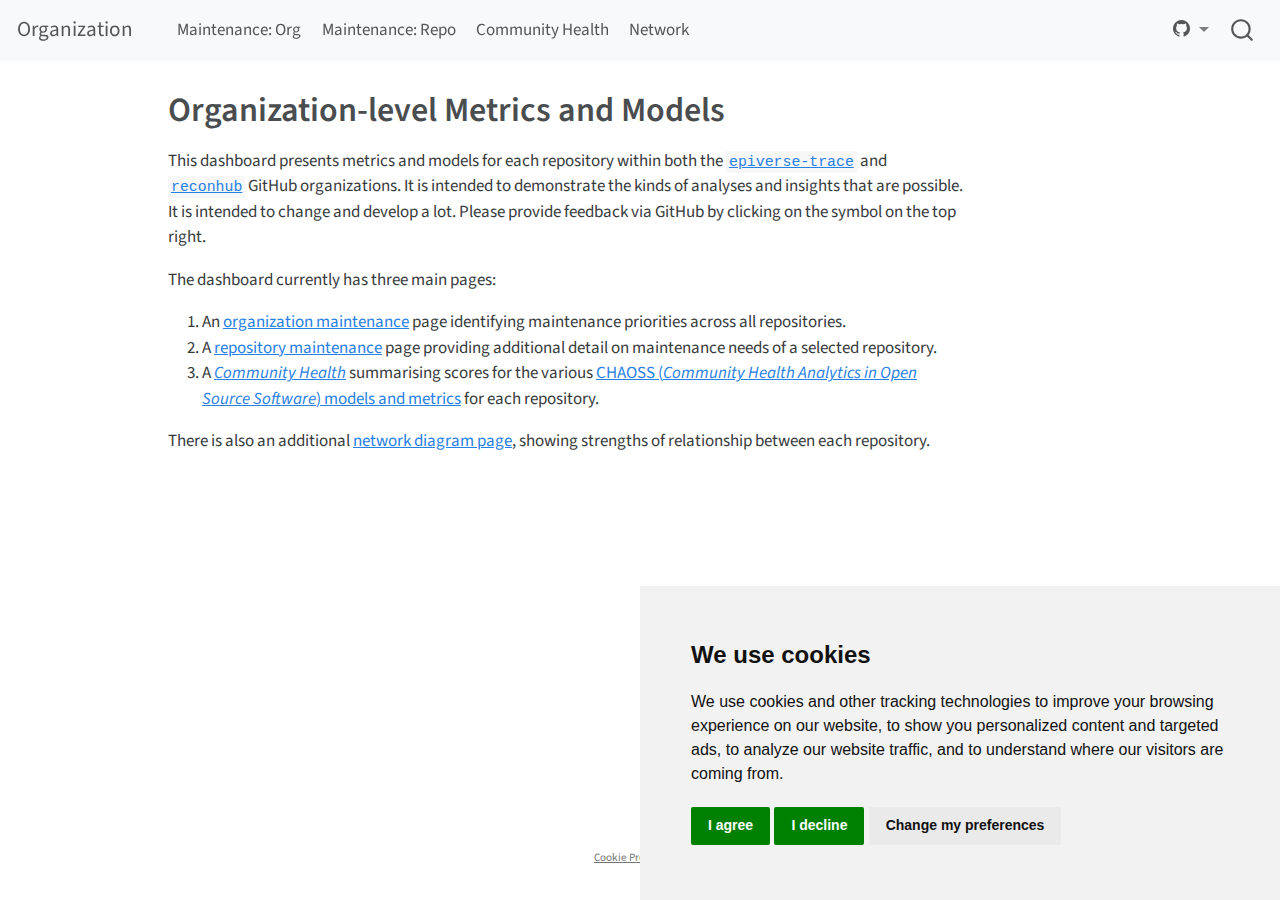
<file: index.html>
<!DOCTYPE html>
<html xmlns="http://www.w3.org/1999/xhtml" lang="en" xml:lang="en"><head>

<meta charset="utf-8">
<meta name="generator" content="quarto-1.3.450">

<meta name="viewport" content="width=device-width, initial-scale=1.0, user-scalable=yes">


<title>Organization - Organization-level Metrics and Models</title>
<style>
code{white-space: pre-wrap;}
span.smallcaps{font-variant: small-caps;}
div.columns{display: flex; gap: min(4vw, 1.5em);}
div.column{flex: auto; overflow-x: auto;}
div.hanging-indent{margin-left: 1.5em; text-indent: -1.5em;}
ul.task-list{list-style: none;}
ul.task-list li input[type="checkbox"] {
  width: 0.8em;
  margin: 0 0.8em 0.2em -1em; /* quarto-specific, see https://github.com/quarto-dev/quarto-cli/issues/4556 */ 
  vertical-align: middle;
}
</style>


<script src="site_libs/quarto-nav/quarto-nav.js"></script>
<script src="site_libs/quarto-nav/headroom.min.js"></script>
<script src="site_libs/clipboard/clipboard.min.js"></script>
<script src="site_libs/quarto-search/autocomplete.umd.js"></script>
<script src="site_libs/quarto-search/fuse.min.js"></script>
<script src="site_libs/quarto-search/quarto-search.js"></script>
<meta name="quarto:offset" content="./">
<script src="site_libs/cookie-consent/cookie-consent.js"></script>
<link href="site_libs/cookie-consent/cookie-consent.css" rel="stylesheet">
<script src="site_libs/quarto-html/quarto.js"></script>
<script src="site_libs/quarto-html/popper.min.js"></script>
<script src="site_libs/quarto-html/tippy.umd.min.js"></script>
<script src="site_libs/quarto-html/anchor.min.js"></script>
<link href="site_libs/quarto-html/tippy.css" rel="stylesheet">
<link href="site_libs/quarto-html/quarto-syntax-highlighting.css" rel="stylesheet" id="quarto-text-highlighting-styles">
<script src="site_libs/bootstrap/bootstrap.min.js"></script>
<link href="site_libs/bootstrap/bootstrap-icons.css" rel="stylesheet">
<link href="site_libs/bootstrap/bootstrap.min.css" rel="stylesheet" id="quarto-bootstrap" data-mode="light">
<script id="quarto-search-options" type="application/json">{
  "location": "navbar",
  "copy-button": false,
  "collapse-after": 3,
  "panel-placement": "end",
  "type": "overlay",
  "limit": 20,
  "language": {
    "search-no-results-text": "No results",
    "search-matching-documents-text": "matching documents",
    "search-copy-link-title": "Copy link to search",
    "search-hide-matches-text": "Hide additional matches",
    "search-more-match-text": "more match in this document",
    "search-more-matches-text": "more matches in this document",
    "search-clear-button-title": "Clear",
    "search-detached-cancel-button-title": "Cancel",
    "search-submit-button-title": "Submit",
    "search-label": "Search"
  }
}</script>

<script type="text/javascript" charset="UTF-8">
document.addEventListener('DOMContentLoaded', function () {
cookieconsent.run({
  "notice_banner_type":"simple",
  "consent_type":"express",
  "palette":"light",
  "language":"en",
  "page_load_consent_levels":["strictly-necessary"],
  "notice_banner_reject_button_hide":false,
  "preferences_center_close_button_hide":false,
  "website_name":""
  });
});
</script> 
  


</head>

<body class="nav-fixed">

<div id="quarto-search-results"></div>
  <header id="quarto-header" class="headroom fixed-top">
    <nav class="navbar navbar-expand-lg navbar-dark ">
      <div class="navbar-container container-fluid">
      <div class="navbar-brand-container">
    <a class="navbar-brand" href="./index.html">
    <span class="navbar-title">Organization</span>
    </a>
  </div>
            <div id="quarto-search" class="" title="Search"></div>
          <button class="navbar-toggler" type="button" data-bs-toggle="collapse" data-bs-target="#navbarCollapse" aria-controls="navbarCollapse" aria-expanded="false" aria-label="Toggle navigation" onclick="if (window.quartoToggleHeadroom) { window.quartoToggleHeadroom(); }">
  <span class="navbar-toggler-icon"></span>
</button>
          <div class="collapse navbar-collapse" id="navbarCollapse">
            <ul class="navbar-nav navbar-nav-scroll me-auto">
  <li class="nav-item">
    <a class="nav-link" href="./chaoss-org.html" rel="" target="">
 <span class="menu-text">Maintenance: Org</span></a>
  </li>  
  <li class="nav-item">
    <a class="nav-link" href="./chaoss-repo.html" rel="" target="">
 <span class="menu-text">Maintenance: Repo</span></a>
  </li>  
  <li class="nav-item">
    <a class="nav-link" href="./models.html" rel="" target="">
 <span class="menu-text">Community Health</span></a>
  </li>  
  <li class="nav-item">
    <a class="nav-link" href="./network.html" rel="" target="">
 <span class="menu-text">Network</span></a>
  </li>  
</ul>
            <ul class="navbar-nav navbar-nav-scroll ms-auto">
  <li class="nav-item dropdown ">
    <a class="nav-link dropdown-toggle" href="#" id="nav-menu-bi-github" role="button" data-bs-toggle="dropdown" aria-expanded="false" rel="" target="">
      <i class="bi bi-github" role="img">
</i> 
 <span class="menu-text"></span>
    </a>
    <ul class="dropdown-menu dropdown-menu-end" aria-labelledby="nav-menu-bi-github">    
        <li>
    <a class="dropdown-item" href="https://github.com/ropensci-review-tools/orgmetrics" rel="" target="">
 <span class="dropdown-text">Source Code</span></a>
  </li>  
        <li>
    <a class="dropdown-item" href="https://github.com/ropensci-review-tools/orgmetrics/issues/new" rel="" target="">
 <span class="dropdown-text">Request a Feature</span></a>
  </li>  
    </ul>
  </li>
</ul>
            <div class="quarto-navbar-tools">
</div>
          </div> <!-- /navcollapse -->
      </div> <!-- /container-fluid -->
    </nav>
</header>
<!-- content -->
<div id="quarto-content" class="quarto-container page-columns page-rows-contents page-layout-article page-navbar">
<!-- sidebar -->
<!-- margin-sidebar -->
    <div id="quarto-margin-sidebar" class="sidebar margin-sidebar">
        
    </div>
<!-- main -->
<main class="content" id="quarto-document-content">

<header id="title-block-header" class="quarto-title-block default">
<div class="quarto-title">
<h1 class="title">Organization-level Metrics and Models</h1>
</div>



<div class="quarto-title-meta">

    
  
    
  </div>
  

</header>

<p>This dashboard presents metrics and models for each repository within both the <a href="https://github.com/epiverse-trace"><code>epiverse-trace</code></a> and <a href="https://github.com/reconhub"><code>reconhub</code></a> GitHub organizations. It is intended to demonstrate the kinds of analyses and insights that are possible. It is intended to change and develop a lot. Please provide feedback via GitHub by clicking on the symbol on the top right.</p>
<p>The dashboard currently has three main pages:</p>
<ol type="1">
<li>An <a href="./chaoss-org.html">organization maintenance</a> page identifying maintenance priorities across all repositories.</li>
<li>A <a href="./chaoss-repo.html">repository maintenance</a> page providing additional detail on maintenance needs of a selected repository.</li>
<li>A <a href="./models.html"><em>Community Health</em></a> summarising scores for the various <a href="https://chaoss.community/kb-metrics-and-metrics-models/">CHAOSS (<em>Community Health Analytics in Open Source Software</em>) models and metrics</a> for each repository.</li>
</ol>
<p>There is also an additional <a href="./network.html">network diagram page</a>, showing strengths of relationship between each repository.</p>



</main> <!-- /main -->
<script id="quarto-html-after-body" type="application/javascript">
window.document.addEventListener("DOMContentLoaded", function (event) {
  const toggleBodyColorMode = (bsSheetEl) => {
    const mode = bsSheetEl.getAttribute("data-mode");
    const bodyEl = window.document.querySelector("body");
    if (mode === "dark") {
      bodyEl.classList.add("quarto-dark");
      bodyEl.classList.remove("quarto-light");
    } else {
      bodyEl.classList.add("quarto-light");
      bodyEl.classList.remove("quarto-dark");
    }
  }
  const toggleBodyColorPrimary = () => {
    const bsSheetEl = window.document.querySelector("link#quarto-bootstrap");
    if (bsSheetEl) {
      toggleBodyColorMode(bsSheetEl);
    }
  }
  toggleBodyColorPrimary();  
  const icon = "";
  const anchorJS = new window.AnchorJS();
  anchorJS.options = {
    placement: 'right',
    icon: icon
  };
  anchorJS.add('.anchored');
  const isCodeAnnotation = (el) => {
    for (const clz of el.classList) {
      if (clz.startsWith('code-annotation-')) {                     
        return true;
      }
    }
    return false;
  }
  const clipboard = new window.ClipboardJS('.code-copy-button', {
    text: function(trigger) {
      const codeEl = trigger.previousElementSibling.cloneNode(true);
      for (const childEl of codeEl.children) {
        if (isCodeAnnotation(childEl)) {
          childEl.remove();
        }
      }
      return codeEl.innerText;
    }
  });
  clipboard.on('success', function(e) {
    // button target
    const button = e.trigger;
    // don't keep focus
    button.blur();
    // flash "checked"
    button.classList.add('code-copy-button-checked');
    var currentTitle = button.getAttribute("title");
    button.setAttribute("title", "Copied!");
    let tooltip;
    if (window.bootstrap) {
      button.setAttribute("data-bs-toggle", "tooltip");
      button.setAttribute("data-bs-placement", "left");
      button.setAttribute("data-bs-title", "Copied!");
      tooltip = new bootstrap.Tooltip(button, 
        { trigger: "manual", 
          customClass: "code-copy-button-tooltip",
          offset: [0, -8]});
      tooltip.show();    
    }
    setTimeout(function() {
      if (tooltip) {
        tooltip.hide();
        button.removeAttribute("data-bs-title");
        button.removeAttribute("data-bs-toggle");
        button.removeAttribute("data-bs-placement");
      }
      button.setAttribute("title", currentTitle);
      button.classList.remove('code-copy-button-checked');
    }, 1000);
    // clear code selection
    e.clearSelection();
  });
  function tippyHover(el, contentFn) {
    const config = {
      allowHTML: true,
      content: contentFn,
      maxWidth: 500,
      delay: 100,
      arrow: false,
      appendTo: function(el) {
          return el.parentElement;
      },
      interactive: true,
      interactiveBorder: 10,
      theme: 'quarto',
      placement: 'bottom-start'
    };
    window.tippy(el, config); 
  }
  const noterefs = window.document.querySelectorAll('a[role="doc-noteref"]');
  for (var i=0; i<noterefs.length; i++) {
    const ref = noterefs[i];
    tippyHover(ref, function() {
      // use id or data attribute instead here
      let href = ref.getAttribute('data-footnote-href') || ref.getAttribute('href');
      try { href = new URL(href).hash; } catch {}
      const id = href.replace(/^#\/?/, "");
      const note = window.document.getElementById(id);
      return note.innerHTML;
    });
  }
      let selectedAnnoteEl;
      const selectorForAnnotation = ( cell, annotation) => {
        let cellAttr = 'data-code-cell="' + cell + '"';
        let lineAttr = 'data-code-annotation="' +  annotation + '"';
        const selector = 'span[' + cellAttr + '][' + lineAttr + ']';
        return selector;
      }
      const selectCodeLines = (annoteEl) => {
        const doc = window.document;
        const targetCell = annoteEl.getAttribute("data-target-cell");
        const targetAnnotation = annoteEl.getAttribute("data-target-annotation");
        const annoteSpan = window.document.querySelector(selectorForAnnotation(targetCell, targetAnnotation));
        const lines = annoteSpan.getAttribute("data-code-lines").split(",");
        const lineIds = lines.map((line) => {
          return targetCell + "-" + line;
        })
        let top = null;
        let height = null;
        let parent = null;
        if (lineIds.length > 0) {
            //compute the position of the single el (top and bottom and make a div)
            const el = window.document.getElementById(lineIds[0]);
            top = el.offsetTop;
            height = el.offsetHeight;
            parent = el.parentElement.parentElement;
          if (lineIds.length > 1) {
            const lastEl = window.document.getElementById(lineIds[lineIds.length - 1]);
            const bottom = lastEl.offsetTop + lastEl.offsetHeight;
            height = bottom - top;
          }
          if (top !== null && height !== null && parent !== null) {
            // cook up a div (if necessary) and position it 
            let div = window.document.getElementById("code-annotation-line-highlight");
            if (div === null) {
              div = window.document.createElement("div");
              div.setAttribute("id", "code-annotation-line-highlight");
              div.style.position = 'absolute';
              parent.appendChild(div);
            }
            div.style.top = top - 2 + "px";
            div.style.height = height + 4 + "px";
            let gutterDiv = window.document.getElementById("code-annotation-line-highlight-gutter");
            if (gutterDiv === null) {
              gutterDiv = window.document.createElement("div");
              gutterDiv.setAttribute("id", "code-annotation-line-highlight-gutter");
              gutterDiv.style.position = 'absolute';
              const codeCell = window.document.getElementById(targetCell);
              const gutter = codeCell.querySelector('.code-annotation-gutter');
              gutter.appendChild(gutterDiv);
            }
            gutterDiv.style.top = top - 2 + "px";
            gutterDiv.style.height = height + 4 + "px";
          }
          selectedAnnoteEl = annoteEl;
        }
      };
      const unselectCodeLines = () => {
        const elementsIds = ["code-annotation-line-highlight", "code-annotation-line-highlight-gutter"];
        elementsIds.forEach((elId) => {
          const div = window.document.getElementById(elId);
          if (div) {
            div.remove();
          }
        });
        selectedAnnoteEl = undefined;
      };
      // Attach click handler to the DT
      const annoteDls = window.document.querySelectorAll('dt[data-target-cell]');
      for (const annoteDlNode of annoteDls) {
        annoteDlNode.addEventListener('click', (event) => {
          const clickedEl = event.target;
          if (clickedEl !== selectedAnnoteEl) {
            unselectCodeLines();
            const activeEl = window.document.querySelector('dt[data-target-cell].code-annotation-active');
            if (activeEl) {
              activeEl.classList.remove('code-annotation-active');
            }
            selectCodeLines(clickedEl);
            clickedEl.classList.add('code-annotation-active');
          } else {
            // Unselect the line
            unselectCodeLines();
            clickedEl.classList.remove('code-annotation-active');
          }
        });
      }
  const findCites = (el) => {
    const parentEl = el.parentElement;
    if (parentEl) {
      const cites = parentEl.dataset.cites;
      if (cites) {
        return {
          el,
          cites: cites.split(' ')
        };
      } else {
        return findCites(el.parentElement)
      }
    } else {
      return undefined;
    }
  };
  var bibliorefs = window.document.querySelectorAll('a[role="doc-biblioref"]');
  for (var i=0; i<bibliorefs.length; i++) {
    const ref = bibliorefs[i];
    const citeInfo = findCites(ref);
    if (citeInfo) {
      tippyHover(citeInfo.el, function() {
        var popup = window.document.createElement('div');
        citeInfo.cites.forEach(function(cite) {
          var citeDiv = window.document.createElement('div');
          citeDiv.classList.add('hanging-indent');
          citeDiv.classList.add('csl-entry');
          var biblioDiv = window.document.getElementById('ref-' + cite);
          if (biblioDiv) {
            citeDiv.innerHTML = biblioDiv.innerHTML;
          }
          popup.appendChild(citeDiv);
        });
        return popup.innerHTML;
      });
    }
  }
});
</script>
</div> <!-- /content -->
<footer class="footer">
  <div class="nav-footer">
    <div class="nav-footer-left">
      &nbsp;
    </div>   
    <div class="nav-footer-center"><div class="cookie-consent-footer"><a href="#" id="open_preferences_center">Cookie Preferences</a></div></div>
    <div class="nav-footer-right">
      &nbsp;
    </div>
  </div>
</footer>



</body></html>
</file>
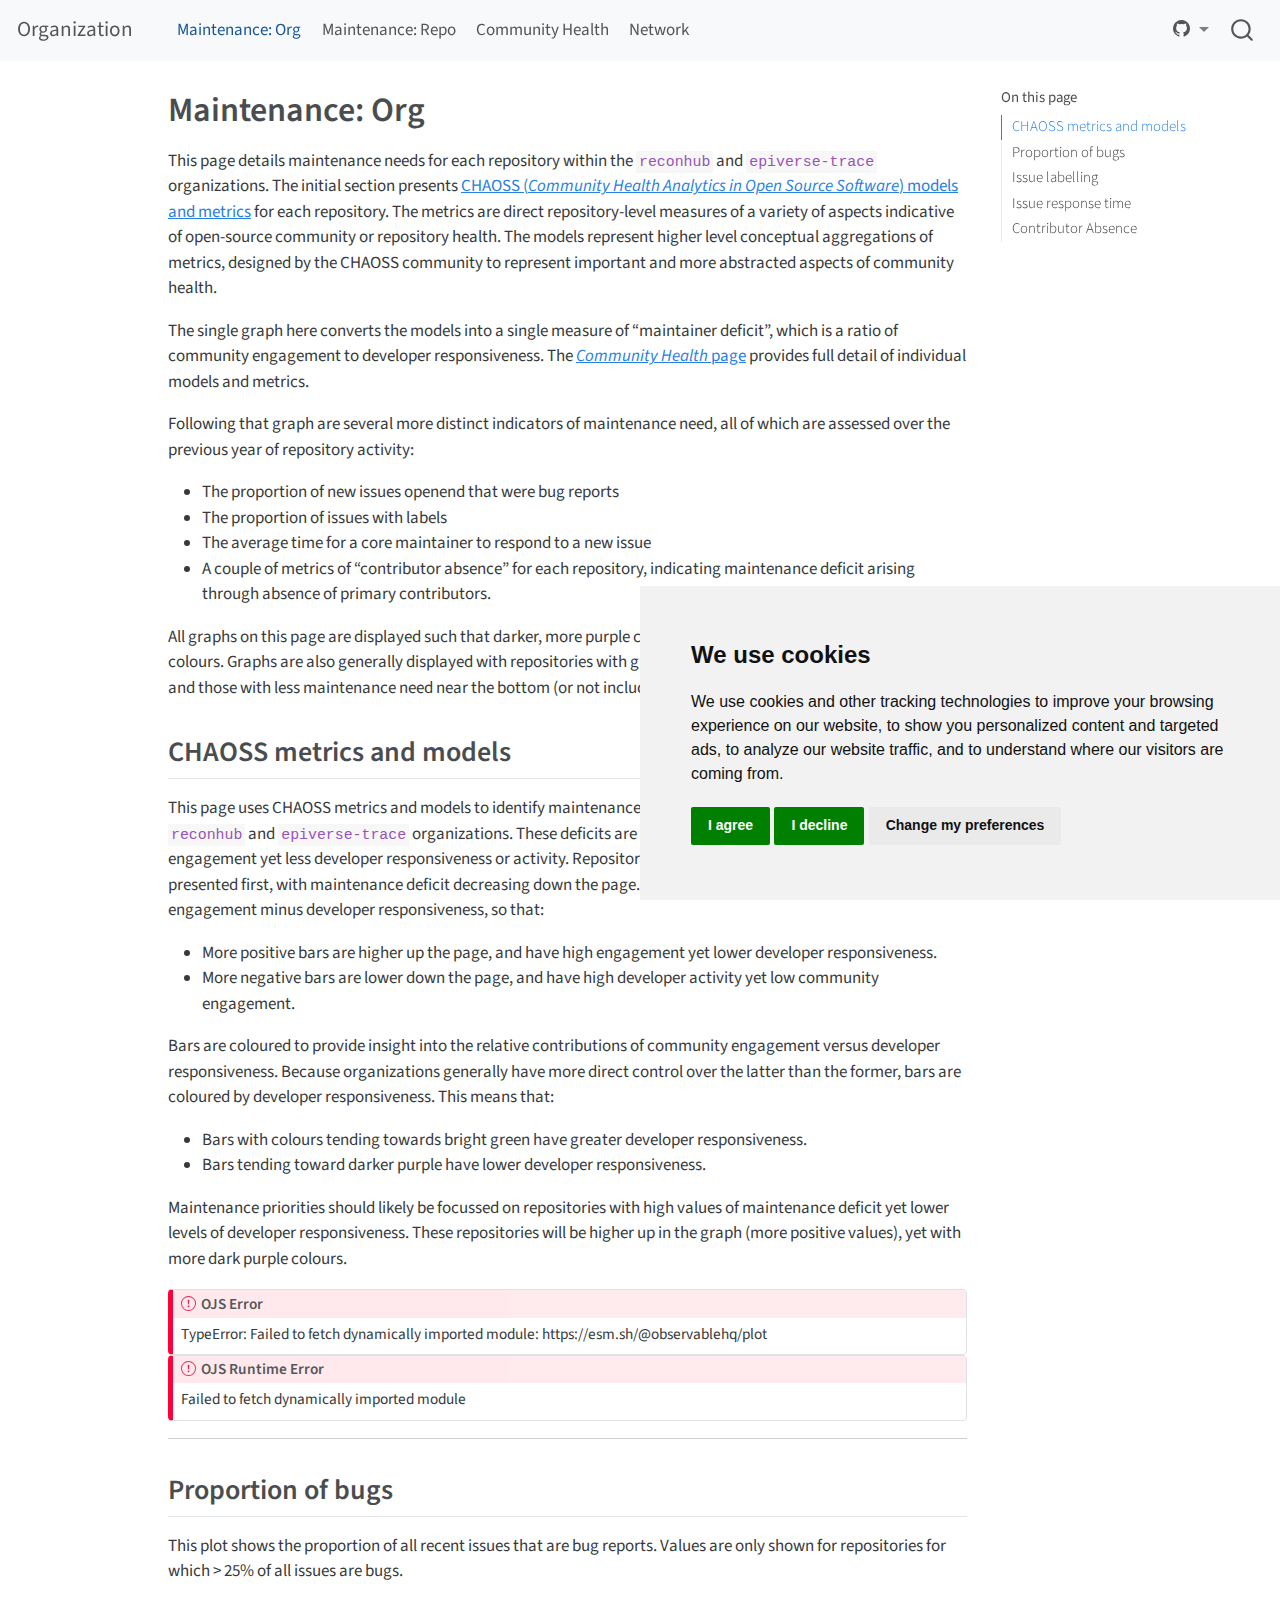
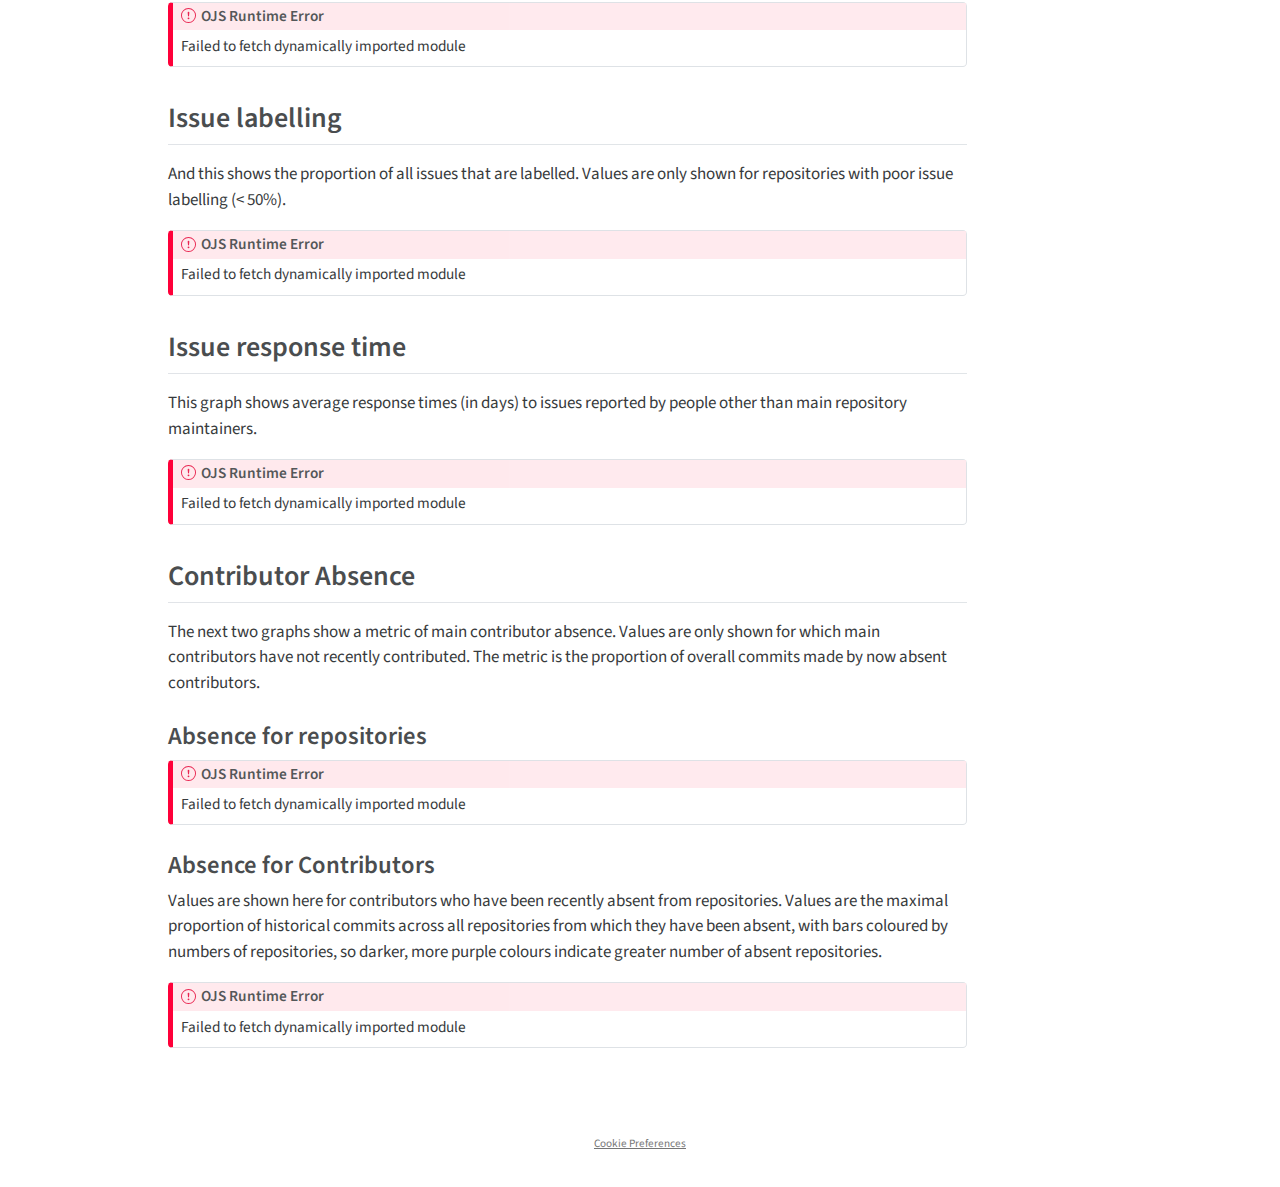
<file: chaoss-org.html>
<!DOCTYPE html>
<html xmlns="http://www.w3.org/1999/xhtml" lang="en" xml:lang="en"><head>

<meta charset="utf-8">
<meta name="generator" content="quarto-1.3.450">

<meta name="viewport" content="width=device-width, initial-scale=1.0, user-scalable=yes">


<title>Organization - Maintenance: Org</title>
<style>
code{white-space: pre-wrap;}
span.smallcaps{font-variant: small-caps;}
div.columns{display: flex; gap: min(4vw, 1.5em);}
div.column{flex: auto; overflow-x: auto;}
div.hanging-indent{margin-left: 1.5em; text-indent: -1.5em;}
ul.task-list{list-style: none;}
ul.task-list li input[type="checkbox"] {
  width: 0.8em;
  margin: 0 0.8em 0.2em -1em; /* quarto-specific, see https://github.com/quarto-dev/quarto-cli/issues/4556 */ 
  vertical-align: middle;
}
/* CSS for syntax highlighting */
pre > code.sourceCode { white-space: pre; position: relative; }
pre > code.sourceCode > span { display: inline-block; line-height: 1.25; }
pre > code.sourceCode > span:empty { height: 1.2em; }
.sourceCode { overflow: visible; }
code.sourceCode > span { color: inherit; text-decoration: inherit; }
div.sourceCode { margin: 1em 0; }
pre.sourceCode { margin: 0; }
@media screen {
div.sourceCode { overflow: auto; }
}
@media print {
pre > code.sourceCode { white-space: pre-wrap; }
pre > code.sourceCode > span { text-indent: -5em; padding-left: 5em; }
}
pre.numberSource code
  { counter-reset: source-line 0; }
pre.numberSource code > span
  { position: relative; left: -4em; counter-increment: source-line; }
pre.numberSource code > span > a:first-child::before
  { content: counter(source-line);
    position: relative; left: -1em; text-align: right; vertical-align: baseline;
    border: none; display: inline-block;
    -webkit-touch-callout: none; -webkit-user-select: none;
    -khtml-user-select: none; -moz-user-select: none;
    -ms-user-select: none; user-select: none;
    padding: 0 4px; width: 4em;
  }
pre.numberSource { margin-left: 3em;  padding-left: 4px; }
div.sourceCode
  {   }
@media screen {
pre > code.sourceCode > span > a:first-child::before { text-decoration: underline; }
}
</style>


<script src="site_libs/quarto-nav/quarto-nav.js"></script>
<script src="site_libs/quarto-nav/headroom.min.js"></script>
<script src="site_libs/clipboard/clipboard.min.js"></script>
<script src="site_libs/quarto-search/autocomplete.umd.js"></script>
<script src="site_libs/quarto-search/fuse.min.js"></script>
<script src="site_libs/quarto-search/quarto-search.js"></script>
<meta name="quarto:offset" content="./">
<script src="site_libs/cookie-consent/cookie-consent.js"></script>
<link href="site_libs/cookie-consent/cookie-consent.css" rel="stylesheet">
<script src="site_libs/quarto-html/quarto.js"></script>
<script src="site_libs/quarto-html/popper.min.js"></script>
<script src="site_libs/quarto-html/tippy.umd.min.js"></script>
<script src="site_libs/quarto-html/anchor.min.js"></script>
<link href="site_libs/quarto-html/tippy.css" rel="stylesheet">
<link href="site_libs/quarto-html/quarto-syntax-highlighting.css" rel="stylesheet" id="quarto-text-highlighting-styles">
<script src="site_libs/bootstrap/bootstrap.min.js"></script>
<link href="site_libs/bootstrap/bootstrap-icons.css" rel="stylesheet">
<link href="site_libs/bootstrap/bootstrap.min.css" rel="stylesheet" id="quarto-bootstrap" data-mode="light">
<script id="quarto-search-options" type="application/json">{
  "location": "navbar",
  "copy-button": false,
  "collapse-after": 3,
  "panel-placement": "end",
  "type": "overlay",
  "limit": 20,
  "language": {
    "search-no-results-text": "No results",
    "search-matching-documents-text": "matching documents",
    "search-copy-link-title": "Copy link to search",
    "search-hide-matches-text": "Hide additional matches",
    "search-more-match-text": "more match in this document",
    "search-more-matches-text": "more matches in this document",
    "search-clear-button-title": "Clear",
    "search-detached-cancel-button-title": "Cancel",
    "search-submit-button-title": "Submit",
    "search-label": "Search"
  }
}</script>

<script type="text/javascript" charset="UTF-8">
document.addEventListener('DOMContentLoaded', function () {
cookieconsent.run({
  "notice_banner_type":"simple",
  "consent_type":"express",
  "palette":"light",
  "language":"en",
  "page_load_consent_levels":["strictly-necessary"],
  "notice_banner_reject_button_hide":false,
  "preferences_center_close_button_hide":false,
  "website_name":""
  });
});
</script> 
  
<script type="module" src="site_libs/quarto-ojs/quarto-ojs-runtime.js"></script>
<link href="site_libs/quarto-ojs/quarto-ojs.css" rel="stylesheet">
<script type="ojs-define">
{"contents":[{"name":"models_in","value":{"package":["sandpaper","epiparameter","incidence","outbreaker2","varnish","simulist","learn","serofoi","epicontacts","sivirep","recon.ui","cleanepi","distcrete","epiCo","trendbreaker","tracer","epiflows","dibbler","cfr","epicookbook","Severity_methods_assessment","contactsim","superspreading","howto","epidemics","tracetheme","finalsize","earlyR","matchmaker","datacomparator","episoap","epitrix","epiparameterDB","projections","epinetwork","vimes","rfextras","climateR0","aweek","branchr","etdev","ColOpenData","epiversedashboard","shinyHelpers","vaccineff","epichains","simulacr","readepi","epi-training-kit","epimaps","reconhub","safeframe","epishiny","occupancy","epiversetheme","llm-guidance","packagetemplate","epicontacts.ui","epirisk","numberize","nomad","epiverse","linelist","quickfit","epiparameterDashboard","etstats","scenarios","personas","ggpyramid","rmdscaffold","incidence.ui","recontools","hex-stickers","research-compendium","iraca","gisfirstaid"],"comm_engage":[1.2413,1.2487,0.5312,0.5032,0.6977,1.2221,0.6042,1.2548,0.4852,0.6157,-0.1852,1.1567,0.1248,0.1481,0.0466,-0.0989,0.1309,-0.3017,0.4551,-0.3497,-0.4216,-0.4216,0.2159,0.5379,-0.0059,-0.3786,0.5105,-0.0787,-0.1092,-0.3385,0.1143,-0.1138,0.1579,-0.155,-0.503,-0.2411,-0.2378,-0.3239,-0.1156,-0.3034,-0.412,0.3567,-0.321,-0.356,0.2456,0.0764,-0.3385,-0.2731,-0.2511,-0.3401,-0.3752,0.2828,-0.3572,-0.2714,-0.3973,-0.4024,0.1657,-0.4216,-0.4216,0.3013,-0.2187,-0.2945,-0.125,-0.3848,-0.1246,-0.0684,-0.404,-0.503,-0.5126,-0.5126,-0.404,-0.3592,-0.1986,-0.219,-0.3808,-0.4311],"dev_resp":[0.5258,0.6705,-0.0089,0.0037,0.2553,0.7869,0.1922,0.8548,0.1267,0.2587,-0.4949,0.8613,-0.1139,-0.0759,-0.1689,-0.3018,-0.0434,-0.4651,0.3031,-0.4748,-0.5265,-0.5191,0.1222,0.4505,-0.0853,-0.4478,0.4511,-0.1354,-0.1558,-0.3827,0.0766,-0.1458,0.1326,-0.1755,-0.5191,-0.252,-0.2458,-0.3279,-0.1113,-0.2897,-0.3979,0.3709,-0.3018,-0.3275,0.2782,0.1294,-0.2777,-0.207,-0.185,-0.2656,-0.2897,0.3697,-0.2686,-0.1826,-0.3061,-0.3018,0.2666,-0.3018,-0.3018,0.4255,-0.0942,-0.1698,0.0017,-0.2469,0.0135,0.0954,-0.2306,-0.3079,-0.3018,-0.2893,-0.1663,-0.1143,0.0481,0.0852,-0.0665,-0.1153],"maintenance":[0.7154,0.5782,0.5401,0.4995,0.4424,0.4352,0.412,0.4001,0.3585,0.357,0.3097,0.2954,0.2388,0.224,0.2155,0.2029,0.1743,0.1634,0.152,0.1251,0.1049,0.0975,0.0937,0.0874,0.0794,0.0691,0.0593,0.0567,0.0466,0.0442,0.0377,0.032,0.0253,0.0205,0.0161,0.011,0.0079,0.004,-0.0043,-0.0136,-0.0141,-0.0142,-0.0191,-0.0285,-0.0326,-0.053,-0.0608,-0.066,-0.066,-0.0745,-0.0855,-0.0869,-0.0887,-0.0888,-0.0912,-0.1006,-0.1008,-0.1197,-0.1197,-0.1243,-0.1244,-0.1246,-0.1268,-0.1379,-0.1381,-0.1639,-0.1734,-0.1951,-0.2108,-0.2233,-0.2376,-0.245,-0.2467,-0.3042,-0.3142,-0.3158]}}]}
</script>
<script type="ojs-define">
{"contents":[{"name":"ctb_change_in","value":{"repo":["cfr","epichains","episoap"],"measure":[2.1911,17.9084,2.058]}}]}
</script>
<script type="ojs-define">
{"contents":[{"name":"ctb_abs_repo_in","value":{"repo":["ColOpenData","aweek","branchr","contactsim","datacomparator","dibbler","distcrete","earlyR","epicontacts.ui","epicookbook","epiflows","epimaps","epinetwork","epirisk","epishiny","epitrix","epiversedashboard","etdev","ggpyramid","gisfirstaid","incidence.ui","iraca","llm-guidance","matchmaker","nomad","occupancy","outbreaker2","personas","recon.ui","reconhub","recontools","research-compendium","rfextras","rmdscaffold","sandpaper","scenarios","shinyHelpers","simulacr","tracer","trendbreaker","varnish"],"measure":[0.5306,1,0.5588,0.8571,0.6667,0.9877,0.575,0.8028,0.7586,0.5,0.7035,0.6667,1,1,0.9464,0.5811,0.8333,1,0.7143,0.6386,1,0.506,1,1,0.8,1,0.6674,0.9114,0.5714,1,0.8289,0.6739,0.8667,1,0.9205,1,1,0.6129,0.96,0.5915,0.8119],"name":["Julian Otero","Zhian N. Kamvar","pnouvellet","thibautjombart","Paul Campbell","thibautjombart","Rich FitzJohn","Thibaut Jombart","Dirk Schumacher","sdwfrost","Zhian N. Kamvar","Thibaut Jombart","lgs85","Thibaut Jombart","Paul Campbell","Thibaut Jombart","Jim Hester","Hugo Gruson","Thibaut Jombart","Dirk Schumacher","thibautjombart","jd-otero","adamkucharski","Zhian N. Kamvar","Rich FitzJohn","Tim Taylor","Thibaut Jombart","Andree Valle","Dirk Schumacher","Dirk Schumacher","Dirk Schumacher","Andree Valle","Thibaut Jombart","Hugo Gruson","Zhian N. Kamvar","Pratik Gupte","Dean Attali","Thibaut","Thibaut Jombart","Thibaut Jombart","Zhian N. Kamvar"]}}]}
</script>
<script type="ojs-define">
{"contents":[{"name":"ctb_abs_ctb_in","value":{"name":["Andree Valle","Andree Valle Campos","Anne Cori","Dean Attali","Dirk Schumacher","Hugo Gruson","Jim Hester","Jonathan Polonsky","Julian Otero","Paul Campbell","Pawel Piatkowski","Pratik Gupte","Rich FitzJohn","Simon Frost","Steph Locke","Thibaut","Thibaut Jombart","Tim Taylor","VP Nagraj","Zhian N. Kamvar","adamkucharski","jd-otero","lgs85","pnouvellet","sdwfrost","thibautjombart"],"measure":[0.6561,0.2826,0.2792,0.6429,0.7595,1,0.8333,0.2857,0.5063,0.8065,0.3333,1,0.6875,0.5,0.225,0.4799,0.5254,0.6549,0.2286,0.7369,1,0.506,1,0.5588,0.5,0.9483],"n":[3,1,1,2,5,2,1,1,2,2,1,1,2,1,1,3,20,2,1,7,1,1,1,1,1,3]}}]}
</script>
<script type="ojs-define">
{"contents":[{"name":"issue_resp_in","value":{"repo":["epicontacts","epi-training-kit","vaccineff","epiparameterDashboard","sivirep","safeframe","serofoi","climateR0","cleanepi","epiparameter","epiparameterDB","varnish","outbreaker2","packagetemplate","finalsize","epidemics","cfr","epiCo","numberize","howto","epichains","etdev","sandpaper","episoap","linelist","simulist","superspreading","epiversetheme","etstats","research-compendium"],"response":[136,126,42,35,34,31,25,24,23,23,19,19,13,13,12,11,9,8,8,7,6,6,6,4,4,2,2,0,0,0]}}]}
</script>
<script type="ojs-define">
{"contents":[{"name":"issue_bugs_in","value":{"repo":["etdev","distcrete","epicontacts","epitrix","projections","epi-training-kit","numberize","varnish","Severity_methods_assessment","epiparameterDashboard","packagetemplate","sivirep","epiCo","epichains","climateR0","readepi","outbreaker2","cfr","epiparameterDB","epidemics","ColOpenData","safeframe","cleanepi","vaccineff","episoap","finalsize","sandpaper","howto","linelist","linelist","epiparameter","serofoi","superspreading","epiversetheme","simulist","research-compendium","epishiny","epiverse","etstats","hex-stickers","iraca","personas","quickfit","tracetheme"],"labels":[0,0,0,0,1,0,0.0769,0.0588,0,0.5294,0.3023,0.2432,0.0233,0.4133,0.3158,0.6667,0,0.1724,0.6,0.3833,0.5067,0.2,0.4336,0.0116,0.1379,0.0741,0.0339,0.5,0.0227,0.0227,0.4862,0.0896,0.6897,0,0.4867,0.7273,0,0,0,0,0,0.4,0,0],"bugs":[1,1,1,1,1,0.6667,0.5385,0.5294,0.5,0.4706,0.4651,0.4505,0.4419,0.44,0.3684,0.3333,0.3333,0.3276,0.32,0.3167,0.2933,0.2933,0.292,0.2791,0.2759,0.2593,0.2542,0.2273,0.2273,0.2273,0.221,0.2164,0.2069,0.1875,0.1858,0.0909,0,0,0,0,0,0,0,0]}}]}
</script>


</head>

<body class="nav-fixed">

<div id="quarto-search-results"></div>
  <header id="quarto-header" class="headroom fixed-top">
    <nav class="navbar navbar-expand-lg navbar-dark ">
      <div class="navbar-container container-fluid">
      <div class="navbar-brand-container">
    <a class="navbar-brand" href="./index.html">
    <span class="navbar-title">Organization</span>
    </a>
  </div>
            <div id="quarto-search" class="" title="Search"></div>
          <button class="navbar-toggler" type="button" data-bs-toggle="collapse" data-bs-target="#navbarCollapse" aria-controls="navbarCollapse" aria-expanded="false" aria-label="Toggle navigation" onclick="if (window.quartoToggleHeadroom) { window.quartoToggleHeadroom(); }">
  <span class="navbar-toggler-icon"></span>
</button>
          <div class="collapse navbar-collapse" id="navbarCollapse">
            <ul class="navbar-nav navbar-nav-scroll me-auto">
  <li class="nav-item">
    <a class="nav-link active" href="./chaoss-org.html" rel="" target="" aria-current="page">
 <span class="menu-text">Maintenance: Org</span></a>
  </li>  
  <li class="nav-item">
    <a class="nav-link" href="./chaoss-repo.html" rel="" target="">
 <span class="menu-text">Maintenance: Repo</span></a>
  </li>  
  <li class="nav-item">
    <a class="nav-link" href="./models.html" rel="" target="">
 <span class="menu-text">Community Health</span></a>
  </li>  
  <li class="nav-item">
    <a class="nav-link" href="./network.html" rel="" target="">
 <span class="menu-text">Network</span></a>
  </li>  
</ul>
            <ul class="navbar-nav navbar-nav-scroll ms-auto">
  <li class="nav-item dropdown ">
    <a class="nav-link dropdown-toggle" href="#" id="nav-menu-bi-github" role="button" data-bs-toggle="dropdown" aria-expanded="false" rel="" target="">
      <i class="bi bi-github" role="img">
</i> 
 <span class="menu-text"></span>
    </a>
    <ul class="dropdown-menu dropdown-menu-end" aria-labelledby="nav-menu-bi-github">    
        <li>
    <a class="dropdown-item" href="https://github.com/ropensci-review-tools/orgmetrics" rel="" target="">
 <span class="dropdown-text">Source Code</span></a>
  </li>  
        <li>
    <a class="dropdown-item" href="https://github.com/ropensci-review-tools/orgmetrics/issues/new" rel="" target="">
 <span class="dropdown-text">Request a Feature</span></a>
  </li>  
    </ul>
  </li>
</ul>
            <div class="quarto-navbar-tools">
</div>
          </div> <!-- /navcollapse -->
      </div> <!-- /container-fluid -->
    </nav>
</header>
<!-- content -->
<div id="quarto-content" class="quarto-container page-columns page-rows-contents page-layout-article page-navbar">
<!-- sidebar -->
<!-- margin-sidebar -->
    <div id="quarto-margin-sidebar" class="sidebar margin-sidebar">
        <nav id="TOC" role="doc-toc" class="toc-active">
    <h2 id="toc-title">On this page</h2>
   
  <ul>
  <li><a href="#chaoss-metrics-and-models" id="toc-chaoss-metrics-and-models" class="nav-link active" data-scroll-target="#chaoss-metrics-and-models">CHAOSS metrics and models</a></li>
  <li><a href="#proportion-of-bugs" id="toc-proportion-of-bugs" class="nav-link" data-scroll-target="#proportion-of-bugs">Proportion of bugs</a></li>
  <li><a href="#issue-labelling" id="toc-issue-labelling" class="nav-link" data-scroll-target="#issue-labelling">Issue labelling</a></li>
  <li><a href="#issue-response-time" id="toc-issue-response-time" class="nav-link" data-scroll-target="#issue-response-time">Issue response time</a></li>
  <li><a href="#contributor-absence" id="toc-contributor-absence" class="nav-link" data-scroll-target="#contributor-absence">Contributor Absence</a>
  <ul class="collapse">
  <li><a href="#absence-for-repositories" id="toc-absence-for-repositories" class="nav-link" data-scroll-target="#absence-for-repositories">Absence for repositories</a></li>
  <li><a href="#absence-for-contributors" id="toc-absence-for-contributors" class="nav-link" data-scroll-target="#absence-for-contributors">Absence for Contributors</a></li>
  </ul></li>
  </ul>
</nav>
    </div>
<!-- main -->
<main class="content" id="quarto-document-content">

<header id="title-block-header" class="quarto-title-block default">
<div class="quarto-title">
<h1 class="title">Maintenance: Org</h1>
</div>



<div class="quarto-title-meta">

    
  
    
  </div>
  

</header>

<p>This page details maintenance needs for each repository within the <code>reconhub</code> and <code>epiverse-trace</code> organizations. The initial section presents <a href="https://chaoss.community/kb-metrics-and-metrics-models/">CHAOSS (<em>Community Health Analytics in Open Source Software</em>) models and metrics</a> for each repository. The metrics are direct repository-level measures of a variety of aspects indicative of open-source community or repository health. The models represent higher level conceptual aggregations of metrics, designed by the CHAOSS community to represent important and more abstracted aspects of community health.</p>
<p>The single graph here converts the models into a single measure of “maintainer deficit”, which is a ratio of community engagement to developer responsiveness. The <a href="./models.html"><em>Community Health</em> page</a> provides full detail of individual models and metrics.</p>
<p>Following that graph are several more distinct indicators of maintenance need, all of which are assessed over the previous year of repository activity:</p>
<ul>
<li>The proportion of new issues openend that were bug reports</li>
<li>The proportion of issues with labels</li>
<li>The average time for a core maintainer to respond to a new issue</li>
<li>A couple of metrics of “contributor absence” for each repository, indicating maintenance deficit arising through absence of primary contributors.</li>
</ul>
<p>All graphs on this page are displayed such that darker, more purple colours are worse than lighter, more green colours. Graphs are also generally displayed with repositories with greater maintenance need plotted near the top, and those with less maintenance need near the bottom (or not included at all).</p>
<section id="chaoss-metrics-and-models" class="level2">
<h2 class="anchored" data-anchor-id="chaoss-metrics-and-models">CHAOSS metrics and models</h2>
<p>This page uses CHAOSS metrics and models to identify maintenance deficits across all repositories within the <code>reconhub</code> and <code>epiverse-trace</code> organizations. These deficits are higher for projects with more community engagement yet less developer responsiveness or activity. Repositories with higher maintenance deficits are presented first, with maintenance deficit decreasing down the page. Lengths of bars indicate community engagement minus developer responsiveness, so that:</p>
<ul>
<li>More positive bars are higher up the page, and have high engagement yet lower developer responsiveness.</li>
<li>More negative bars are lower down the page, and have high developer activity yet low community engagement.</li>
</ul>
<p>Bars are coloured to provide insight into the relative contributions of community engagement versus developer responsiveness. Because organizations generally have more direct control over the latter than the former, bars are coloured by developer responsiveness. This means that:</p>
<ul>
<li>Bars with colours tending towards bright green have greater developer responsiveness.</li>
<li>Bars tending toward darker purple have lower developer responsiveness.</li>
</ul>
<p>Maintenance priorities should likely be focussed on repositories with high values of maintenance deficit yet lower levels of developer responsiveness. These repositories will be higher up in the graph (more positive values), yet with more dark purple colours.</p>
<div class="cell">
<div class="sourceCode cell-code hidden" id="cb1" data-startfrom="105" data-source-offset="0"><pre class="sourceCode js code-with-copy"><code class="sourceCode javascript" style="counter-reset: source-line 104;"><span id="cb1-105"><a href="#cb1-105" aria-hidden="true" tabindex="-1"></a>Plot <span class="op">=</span> <span class="im">import</span>(<span class="st">"https://esm.sh/@observablehq/plot"</span>)</span></code><button title="Copy to Clipboard" class="code-copy-button"><i class="bi"></i></button></pre></div>
<div class="cell-output cell-output-display">
<div id="ojs-cell-1" data-nodetype="declaration">

</div>
</div>
</div>
<div class="cell">
<div class="sourceCode cell-code hidden" id="cb2" data-startfrom="110" data-source-offset="-0"><pre class="sourceCode js code-with-copy"><code class="sourceCode javascript" style="counter-reset: source-line 109;"><span id="cb2-110"><a href="#cb2-110" aria-hidden="true" tabindex="-1"></a>models <span class="op">=</span> {</span>
<span id="cb2-111"><a href="#cb2-111" aria-hidden="true" tabindex="-1"></a>    <span class="cf">return</span> <span class="fu">transpose</span>(models_in)<span class="op">.</span><span class="fu">map</span>(row <span class="kw">=&gt;</span> ({</span>
<span id="cb2-112"><a href="#cb2-112" aria-hidden="true" tabindex="-1"></a>        <span class="op">...</span>row<span class="op">,</span></span>
<span id="cb2-113"><a href="#cb2-113" aria-hidden="true" tabindex="-1"></a>    }))<span class="op">;</span></span>
<span id="cb2-114"><a href="#cb2-114" aria-hidden="true" tabindex="-1"></a>}</span>
<span id="cb2-115"><a href="#cb2-115" aria-hidden="true" tabindex="-1"></a>models_len <span class="op">=</span> models<span class="op">.</span><span class="at">length</span><span class="op">;</span></span>
<span id="cb2-116"><a href="#cb2-116" aria-hidden="true" tabindex="-1"></a></span>
<span id="cb2-117"><a href="#cb2-117" aria-hidden="true" tabindex="-1"></a>ctb_change <span class="op">=</span> {</span>
<span id="cb2-118"><a href="#cb2-118" aria-hidden="true" tabindex="-1"></a>    <span class="cf">return</span> <span class="fu">transpose</span>(ctb_change_in)<span class="op">.</span><span class="fu">map</span>(row <span class="kw">=&gt;</span> ({</span>
<span id="cb2-119"><a href="#cb2-119" aria-hidden="true" tabindex="-1"></a>        <span class="op">...</span>row<span class="op">,</span></span>
<span id="cb2-120"><a href="#cb2-120" aria-hidden="true" tabindex="-1"></a>    }))<span class="op">;</span></span>
<span id="cb2-121"><a href="#cb2-121" aria-hidden="true" tabindex="-1"></a>}</span>
<span id="cb2-122"><a href="#cb2-122" aria-hidden="true" tabindex="-1"></a>ctb_change_len <span class="op">=</span> ctb_change<span class="op">.</span><span class="at">length</span><span class="op">;</span></span>
<span id="cb2-123"><a href="#cb2-123" aria-hidden="true" tabindex="-1"></a>ctb_abs_repo <span class="op">=</span> {</span>
<span id="cb2-124"><a href="#cb2-124" aria-hidden="true" tabindex="-1"></a>    <span class="cf">return</span> <span class="fu">transpose</span>(ctb_abs_repo_in)<span class="op">.</span><span class="fu">map</span>(row <span class="kw">=&gt;</span> ({</span>
<span id="cb2-125"><a href="#cb2-125" aria-hidden="true" tabindex="-1"></a>        <span class="op">...</span>row<span class="op">,</span></span>
<span id="cb2-126"><a href="#cb2-126" aria-hidden="true" tabindex="-1"></a>    }))<span class="op">;</span></span>
<span id="cb2-127"><a href="#cb2-127" aria-hidden="true" tabindex="-1"></a>}</span>
<span id="cb2-128"><a href="#cb2-128" aria-hidden="true" tabindex="-1"></a>ctb_abs_repo_len <span class="op">=</span> ctb_abs_repo<span class="op">.</span><span class="at">length</span><span class="op">;</span></span>
<span id="cb2-129"><a href="#cb2-129" aria-hidden="true" tabindex="-1"></a>ctb_abs_ctb <span class="op">=</span> {</span>
<span id="cb2-130"><a href="#cb2-130" aria-hidden="true" tabindex="-1"></a>    <span class="cf">return</span> <span class="fu">transpose</span>(ctb_abs_ctb_in)<span class="op">.</span><span class="fu">map</span>(row <span class="kw">=&gt;</span> ({</span>
<span id="cb2-131"><a href="#cb2-131" aria-hidden="true" tabindex="-1"></a>        <span class="op">...</span>row<span class="op">,</span></span>
<span id="cb2-132"><a href="#cb2-132" aria-hidden="true" tabindex="-1"></a>    }))<span class="op">;</span></span>
<span id="cb2-133"><a href="#cb2-133" aria-hidden="true" tabindex="-1"></a>}</span>
<span id="cb2-134"><a href="#cb2-134" aria-hidden="true" tabindex="-1"></a>ctb_abs_ctb_len <span class="op">=</span> ctb_abs_ctb<span class="op">.</span><span class="at">length</span><span class="op">;</span></span>
<span id="cb2-135"><a href="#cb2-135" aria-hidden="true" tabindex="-1"></a></span>
<span id="cb2-136"><a href="#cb2-136" aria-hidden="true" tabindex="-1"></a>issue_resp <span class="op">=</span> {</span>
<span id="cb2-137"><a href="#cb2-137" aria-hidden="true" tabindex="-1"></a>    <span class="cf">return</span> <span class="fu">transpose</span>(issue_resp_in)<span class="op">.</span><span class="fu">map</span>(row <span class="kw">=&gt;</span> ({</span>
<span id="cb2-138"><a href="#cb2-138" aria-hidden="true" tabindex="-1"></a>        <span class="op">...</span>row<span class="op">,</span></span>
<span id="cb2-139"><a href="#cb2-139" aria-hidden="true" tabindex="-1"></a>    }))<span class="op">;</span></span>
<span id="cb2-140"><a href="#cb2-140" aria-hidden="true" tabindex="-1"></a>}</span>
<span id="cb2-141"><a href="#cb2-141" aria-hidden="true" tabindex="-1"></a>issue_resp_len <span class="op">=</span> issue_resp<span class="op">.</span><span class="at">length</span><span class="op">;</span></span>
<span id="cb2-142"><a href="#cb2-142" aria-hidden="true" tabindex="-1"></a>issue_bugs <span class="op">=</span> {</span>
<span id="cb2-143"><a href="#cb2-143" aria-hidden="true" tabindex="-1"></a>    <span class="cf">return</span> <span class="fu">transpose</span>(issue_bugs_in)<span class="op">.</span><span class="fu">map</span>(row <span class="kw">=&gt;</span> ({</span>
<span id="cb2-144"><a href="#cb2-144" aria-hidden="true" tabindex="-1"></a>        <span class="op">...</span>row<span class="op">,</span></span>
<span id="cb2-145"><a href="#cb2-145" aria-hidden="true" tabindex="-1"></a>    }))<span class="op">;</span></span>
<span id="cb2-146"><a href="#cb2-146" aria-hidden="true" tabindex="-1"></a>}</span></code><button title="Copy to Clipboard" class="code-copy-button"><i class="bi"></i></button></pre></div>
<div class="cell-output cell-output-display">
<div>
<div id="ojs-cell-2-1" data-nodetype="declaration">

</div>
</div>
</div>
<div class="cell-output cell-output-display">
<div>
<div id="ojs-cell-2-2" data-nodetype="declaration">

</div>
</div>
</div>
<div class="cell-output cell-output-display">
<div>
<div id="ojs-cell-2-3" data-nodetype="declaration">

</div>
</div>
</div>
<div class="cell-output cell-output-display">
<div>
<div id="ojs-cell-2-4" data-nodetype="declaration">

</div>
</div>
</div>
<div class="cell-output cell-output-display">
<div>
<div id="ojs-cell-2-5" data-nodetype="declaration">

</div>
</div>
</div>
<div class="cell-output cell-output-display">
<div>
<div id="ojs-cell-2-6" data-nodetype="declaration">

</div>
</div>
</div>
<div class="cell-output cell-output-display">
<div>
<div id="ojs-cell-2-7" data-nodetype="declaration">

</div>
</div>
</div>
<div class="cell-output cell-output-display">
<div>
<div id="ojs-cell-2-8" data-nodetype="declaration">

</div>
</div>
</div>
<div class="cell-output cell-output-display">
<div>
<div id="ojs-cell-2-9" data-nodetype="declaration">

</div>
</div>
</div>
<div class="cell-output cell-output-display">
<div>
<div id="ojs-cell-2-10" data-nodetype="declaration">

</div>
</div>
</div>
<div class="cell-output cell-output-display">
<div>
<div id="ojs-cell-2-11" data-nodetype="declaration">

</div>
</div>
</div>
</div>
<div class="cell">
<div class="sourceCode cell-code hidden" id="cb3" data-startfrom="150" data-source-offset="0"><pre class="sourceCode js code-with-copy"><code class="sourceCode javascript" style="counter-reset: source-line 149;"><span id="cb3-150"><a href="#cb3-150" aria-hidden="true" tabindex="-1"></a>Plot<span class="op">.</span><span class="fu">plot</span>({</span>
<span id="cb3-151"><a href="#cb3-151" aria-hidden="true" tabindex="-1"></a>    <span class="dt">height</span><span class="op">:</span> <span class="dv">20</span> <span class="op">*</span> models_len<span class="op">,</span></span>
<span id="cb3-152"><a href="#cb3-152" aria-hidden="true" tabindex="-1"></a>    <span class="dt">marginLeft</span><span class="op">:</span> <span class="dv">60</span><span class="op">,</span></span>
<span id="cb3-153"><a href="#cb3-153" aria-hidden="true" tabindex="-1"></a>    <span class="dt">marginRight</span><span class="op">:</span> <span class="dv">160</span><span class="op">,</span></span>
<span id="cb3-154"><a href="#cb3-154" aria-hidden="true" tabindex="-1"></a>    <span class="dt">marginTop</span><span class="op">:</span> <span class="dv">50</span><span class="op">,</span></span>
<span id="cb3-155"><a href="#cb3-155" aria-hidden="true" tabindex="-1"></a>    <span class="dt">marginBottom</span><span class="op">:</span> <span class="dv">50</span><span class="op">,</span></span>
<span id="cb3-156"><a href="#cb3-156" aria-hidden="true" tabindex="-1"></a>    <span class="dt">axis</span><span class="op">:</span> <span class="kw">null</span><span class="op">,</span></span>
<span id="cb3-157"><a href="#cb3-157" aria-hidden="true" tabindex="-1"></a>    <span class="dt">x</span><span class="op">:</span> {</span>
<span id="cb3-158"><a href="#cb3-158" aria-hidden="true" tabindex="-1"></a>        <span class="dt">axis</span><span class="op">:</span> <span class="st">"top"</span><span class="op">,</span></span>
<span id="cb3-159"><a href="#cb3-159" aria-hidden="true" tabindex="-1"></a>        <span class="dt">grid</span><span class="op">:</span> <span class="kw">true</span><span class="op">,</span></span>
<span id="cb3-160"><a href="#cb3-160" aria-hidden="true" tabindex="-1"></a>        <span class="dt">label</span><span class="op">:</span> <span class="st">"Maintenance Deficit"</span></span>
<span id="cb3-161"><a href="#cb3-161" aria-hidden="true" tabindex="-1"></a>    }<span class="op">,</span></span>
<span id="cb3-162"><a href="#cb3-162" aria-hidden="true" tabindex="-1"></a>    <span class="dt">y</span><span class="op">:</span> { <span class="dt">grid</span><span class="op">:</span> <span class="kw">true</span> }<span class="op">,</span></span>
<span id="cb3-163"><a href="#cb3-163" aria-hidden="true" tabindex="-1"></a>    <span class="dt">marks</span><span class="op">:</span> [</span>
<span id="cb3-164"><a href="#cb3-164" aria-hidden="true" tabindex="-1"></a>        Plot<span class="op">.</span><span class="fu">barX</span>(models<span class="op">,</span> {</span>
<span id="cb3-165"><a href="#cb3-165" aria-hidden="true" tabindex="-1"></a>            <span class="dt">y</span><span class="op">:</span> <span class="st">"package"</span><span class="op">,</span></span>
<span id="cb3-166"><a href="#cb3-166" aria-hidden="true" tabindex="-1"></a>            <span class="dt">x</span><span class="op">:</span> <span class="st">"maintenance"</span><span class="op">,</span></span>
<span id="cb3-167"><a href="#cb3-167" aria-hidden="true" tabindex="-1"></a>            <span class="dt">sort</span><span class="op">:</span> {<span class="dt">y</span><span class="op">:</span> <span class="st">"-x"</span> }<span class="op">,</span></span>
<span id="cb3-168"><a href="#cb3-168" aria-hidden="true" tabindex="-1"></a>            <span class="dt">fill</span><span class="op">:</span> <span class="st">"dev_resp"</span><span class="op">,</span></span>
<span id="cb3-169"><a href="#cb3-169" aria-hidden="true" tabindex="-1"></a>        })<span class="op">,</span></span>
<span id="cb3-170"><a href="#cb3-170" aria-hidden="true" tabindex="-1"></a>        Plot<span class="op">.</span><span class="fu">barX</span>(models<span class="op">,</span></span>
<span id="cb3-171"><a href="#cb3-171" aria-hidden="true" tabindex="-1"></a>            Plot<span class="op">.</span><span class="fu">pointer</span>(</span>
<span id="cb3-172"><a href="#cb3-172" aria-hidden="true" tabindex="-1"></a>            {</span>
<span id="cb3-173"><a href="#cb3-173" aria-hidden="true" tabindex="-1"></a>                <span class="dt">y</span><span class="op">:</span> <span class="st">"package"</span><span class="op">,</span></span>
<span id="cb3-174"><a href="#cb3-174" aria-hidden="true" tabindex="-1"></a>                <span class="dt">x</span><span class="op">:</span> <span class="st">"maintenance"</span><span class="op">,</span></span>
<span id="cb3-175"><a href="#cb3-175" aria-hidden="true" tabindex="-1"></a>                <span class="dt">sort</span><span class="op">:</span> {<span class="dt">y</span><span class="op">:</span> <span class="st">"-x"</span> }<span class="op">,</span></span>
<span id="cb3-176"><a href="#cb3-176" aria-hidden="true" tabindex="-1"></a>                <span class="dt">stroke</span><span class="op">:</span> <span class="st">"gray"</span><span class="op">,</span></span>
<span id="cb3-177"><a href="#cb3-177" aria-hidden="true" tabindex="-1"></a>                <span class="dt">fill</span><span class="op">:</span> <span class="st">"maintenance"</span><span class="op">,</span></span>
<span id="cb3-178"><a href="#cb3-178" aria-hidden="true" tabindex="-1"></a>                <span class="dt">strokeWidth</span><span class="op">:</span> <span class="dv">2</span><span class="op">,</span></span>
<span id="cb3-179"><a href="#cb3-179" aria-hidden="true" tabindex="-1"></a>            })</span>
<span id="cb3-180"><a href="#cb3-180" aria-hidden="true" tabindex="-1"></a>        )<span class="op">,</span></span>
<span id="cb3-181"><a href="#cb3-181" aria-hidden="true" tabindex="-1"></a>        Plot<span class="op">.</span><span class="fu">text</span>(models<span class="op">,</span> {</span>
<span id="cb3-182"><a href="#cb3-182" aria-hidden="true" tabindex="-1"></a>            <span class="dt">x</span><span class="op">:</span> (d) <span class="kw">=&gt;</span> d<span class="op">.</span><span class="at">maintenance</span> <span class="op">&lt;</span> <span class="dv">0</span> <span class="op">?</span> <span class="dv">0</span> <span class="op">:</span> d<span class="op">.</span><span class="at">maintenance</span><span class="op">,</span></span>
<span id="cb3-183"><a href="#cb3-183" aria-hidden="true" tabindex="-1"></a>            <span class="dt">y</span><span class="op">:</span> <span class="st">"package"</span><span class="op">,</span></span>
<span id="cb3-184"><a href="#cb3-184" aria-hidden="true" tabindex="-1"></a>            <span class="dt">text</span><span class="op">:</span> <span class="st">"package"</span><span class="op">,</span></span>
<span id="cb3-185"><a href="#cb3-185" aria-hidden="true" tabindex="-1"></a>            <span class="dt">textAnchor</span><span class="op">:</span> <span class="st">"start"</span><span class="op">,</span></span>
<span id="cb3-186"><a href="#cb3-186" aria-hidden="true" tabindex="-1"></a>            <span class="dt">fontSize</span><span class="op">:</span> <span class="dv">16</span><span class="op">,</span></span>
<span id="cb3-187"><a href="#cb3-187" aria-hidden="true" tabindex="-1"></a>            <span class="dt">dx</span><span class="op">:</span> <span class="dv">5</span></span>
<span id="cb3-188"><a href="#cb3-188" aria-hidden="true" tabindex="-1"></a>        })</span>
<span id="cb3-189"><a href="#cb3-189" aria-hidden="true" tabindex="-1"></a>    ]<span class="op">,</span></span>
<span id="cb3-190"><a href="#cb3-190" aria-hidden="true" tabindex="-1"></a>    <span class="dt">color</span><span class="op">:</span> {</span>
<span id="cb3-191"><a href="#cb3-191" aria-hidden="true" tabindex="-1"></a>        <span class="dt">scheme</span><span class="op">:</span> <span class="st">"Cool"</span><span class="op">,</span></span>
<span id="cb3-192"><a href="#cb3-192" aria-hidden="true" tabindex="-1"></a>        <span class="dt">type</span><span class="op">:</span> <span class="st">"ordinal"</span></span>
<span id="cb3-193"><a href="#cb3-193" aria-hidden="true" tabindex="-1"></a>    }</span>
<span id="cb3-194"><a href="#cb3-194" aria-hidden="true" tabindex="-1"></a>})</span></code><button title="Copy to Clipboard" class="code-copy-button"><i class="bi"></i></button></pre></div>
<div class="cell-output cell-output-display">
<div id="ojs-cell-3" data-nodetype="expression">

</div>
</div>
</div>
<hr>
</section>
<section id="proportion-of-bugs" class="level2">
<h2 class="anchored" data-anchor-id="proportion-of-bugs">Proportion of bugs</h2>
<p>This plot shows the proportion of all recent issues that are bug reports. Values are only shown for repositories for which &gt; 25% of all issues are bugs.</p>
<div class="cell">
<div class="sourceCode cell-code hidden" id="cb4" data-startfrom="206" data-source-offset="-0"><pre class="sourceCode js code-with-copy"><code class="sourceCode javascript" style="counter-reset: source-line 205;"><span id="cb4-206"><a href="#cb4-206" aria-hidden="true" tabindex="-1"></a>issue_bugs_filt <span class="op">=</span> issue_bugs<span class="op">.</span><span class="fu">filter</span>(<span class="kw">function</span>(i) {</span>
<span id="cb4-207"><a href="#cb4-207" aria-hidden="true" tabindex="-1"></a>    <span class="cf">return</span> i<span class="op">.</span><span class="at">bugs</span> <span class="op">&gt;=</span> <span class="fl">0.25</span></span>
<span id="cb4-208"><a href="#cb4-208" aria-hidden="true" tabindex="-1"></a>})<span class="op">;</span></span>
<span id="cb4-209"><a href="#cb4-209" aria-hidden="true" tabindex="-1"></a>bugs_len <span class="op">=</span> issue_bugs_filt<span class="op">.</span><span class="at">length</span><span class="op">;</span></span>
<span id="cb4-210"><a href="#cb4-210" aria-hidden="true" tabindex="-1"></a>issue_labs_filt <span class="op">=</span> issue_bugs<span class="op">.</span><span class="fu">filter</span>(<span class="kw">function</span>(i) {</span>
<span id="cb4-211"><a href="#cb4-211" aria-hidden="true" tabindex="-1"></a>    <span class="cf">return</span> i<span class="op">.</span><span class="at">labels</span> <span class="op">&lt;=</span> <span class="fl">0.5</span></span>
<span id="cb4-212"><a href="#cb4-212" aria-hidden="true" tabindex="-1"></a>})<span class="op">;</span></span>
<span id="cb4-213"><a href="#cb4-213" aria-hidden="true" tabindex="-1"></a>labs_len <span class="op">=</span> issue_labs_filt<span class="op">.</span><span class="at">length</span><span class="op">;</span></span></code><button title="Copy to Clipboard" class="code-copy-button"><i class="bi"></i></button></pre></div>
<div class="cell-output cell-output-display">
<div>
<div id="ojs-cell-4-1" data-nodetype="declaration">

</div>
</div>
</div>
<div class="cell-output cell-output-display">
<div>
<div id="ojs-cell-4-2" data-nodetype="declaration">

</div>
</div>
</div>
<div class="cell-output cell-output-display">
<div>
<div id="ojs-cell-4-3" data-nodetype="declaration">

</div>
</div>
</div>
<div class="cell-output cell-output-display">
<div>
<div id="ojs-cell-4-4" data-nodetype="declaration">

</div>
</div>
</div>
</div>
<div class="cell">
<div class="sourceCode cell-code hidden" id="cb5" data-startfrom="216" data-source-offset="0"><pre class="sourceCode js code-with-copy"><code class="sourceCode javascript" style="counter-reset: source-line 215;"><span id="cb5-216"><a href="#cb5-216" aria-hidden="true" tabindex="-1"></a>Plot<span class="op">.</span><span class="fu">plot</span>({</span>
<span id="cb5-217"><a href="#cb5-217" aria-hidden="true" tabindex="-1"></a>    <span class="dt">height</span><span class="op">:</span> <span class="dv">20</span> <span class="op">*</span> bugs_len<span class="op">,</span></span>
<span id="cb5-218"><a href="#cb5-218" aria-hidden="true" tabindex="-1"></a>    <span class="dt">marginLeft</span><span class="op">:</span> <span class="dv">60</span><span class="op">,</span></span>
<span id="cb5-219"><a href="#cb5-219" aria-hidden="true" tabindex="-1"></a>    <span class="dt">marginRight</span><span class="op">:</span> <span class="dv">160</span><span class="op">,</span></span>
<span id="cb5-220"><a href="#cb5-220" aria-hidden="true" tabindex="-1"></a>    <span class="dt">marginTop</span><span class="op">:</span> <span class="dv">50</span><span class="op">,</span></span>
<span id="cb5-221"><a href="#cb5-221" aria-hidden="true" tabindex="-1"></a>    <span class="dt">marginBottom</span><span class="op">:</span> <span class="dv">50</span><span class="op">,</span></span>
<span id="cb5-222"><a href="#cb5-222" aria-hidden="true" tabindex="-1"></a>    <span class="dt">axis</span><span class="op">:</span> <span class="kw">null</span><span class="op">,</span></span>
<span id="cb5-223"><a href="#cb5-223" aria-hidden="true" tabindex="-1"></a>    <span class="dt">x</span><span class="op">:</span> {</span>
<span id="cb5-224"><a href="#cb5-224" aria-hidden="true" tabindex="-1"></a>        <span class="dt">axis</span><span class="op">:</span> <span class="st">"top"</span><span class="op">,</span></span>
<span id="cb5-225"><a href="#cb5-225" aria-hidden="true" tabindex="-1"></a>        <span class="dt">grid</span><span class="op">:</span> <span class="kw">true</span><span class="op">,</span></span>
<span id="cb5-226"><a href="#cb5-226" aria-hidden="true" tabindex="-1"></a>        <span class="dt">label</span><span class="op">:</span> <span class="st">"Proportion Bugs"</span></span>
<span id="cb5-227"><a href="#cb5-227" aria-hidden="true" tabindex="-1"></a>    }<span class="op">,</span></span>
<span id="cb5-228"><a href="#cb5-228" aria-hidden="true" tabindex="-1"></a>    <span class="dt">y</span><span class="op">:</span> { <span class="dt">grid</span><span class="op">:</span> <span class="kw">true</span> }<span class="op">,</span></span>
<span id="cb5-229"><a href="#cb5-229" aria-hidden="true" tabindex="-1"></a>    <span class="dt">marks</span><span class="op">:</span> [</span>
<span id="cb5-230"><a href="#cb5-230" aria-hidden="true" tabindex="-1"></a>        Plot<span class="op">.</span><span class="fu">barX</span>(issue_bugs_filt<span class="op">,</span> {</span>
<span id="cb5-231"><a href="#cb5-231" aria-hidden="true" tabindex="-1"></a>            <span class="dt">y</span><span class="op">:</span> <span class="st">"repo"</span><span class="op">,</span></span>
<span id="cb5-232"><a href="#cb5-232" aria-hidden="true" tabindex="-1"></a>            <span class="dt">x</span><span class="op">:</span> <span class="st">"bugs"</span><span class="op">,</span></span>
<span id="cb5-233"><a href="#cb5-233" aria-hidden="true" tabindex="-1"></a>            <span class="dt">sort</span><span class="op">:</span> {<span class="dt">y</span><span class="op">:</span> <span class="st">"-x"</span> }<span class="op">,</span></span>
<span id="cb5-234"><a href="#cb5-234" aria-hidden="true" tabindex="-1"></a>            <span class="dt">fill</span><span class="op">:</span> <span class="st">"bugs"</span><span class="op">,</span></span>
<span id="cb5-235"><a href="#cb5-235" aria-hidden="true" tabindex="-1"></a>        })<span class="op">,</span></span>
<span id="cb5-236"><a href="#cb5-236" aria-hidden="true" tabindex="-1"></a>        Plot<span class="op">.</span><span class="fu">barX</span>(issue_bugs_filt<span class="op">,</span></span>
<span id="cb5-237"><a href="#cb5-237" aria-hidden="true" tabindex="-1"></a>            Plot<span class="op">.</span><span class="fu">pointer</span>(</span>
<span id="cb5-238"><a href="#cb5-238" aria-hidden="true" tabindex="-1"></a>            {</span>
<span id="cb5-239"><a href="#cb5-239" aria-hidden="true" tabindex="-1"></a>                <span class="dt">y</span><span class="op">:</span> <span class="st">"repo"</span><span class="op">,</span></span>
<span id="cb5-240"><a href="#cb5-240" aria-hidden="true" tabindex="-1"></a>                <span class="dt">x</span><span class="op">:</span> <span class="st">"bugs"</span><span class="op">,</span></span>
<span id="cb5-241"><a href="#cb5-241" aria-hidden="true" tabindex="-1"></a>                <span class="dt">sort</span><span class="op">:</span> {<span class="dt">y</span><span class="op">:</span> <span class="st">"-x"</span> }<span class="op">,</span></span>
<span id="cb5-242"><a href="#cb5-242" aria-hidden="true" tabindex="-1"></a>                <span class="dt">stroke</span><span class="op">:</span> <span class="st">"gray"</span><span class="op">,</span></span>
<span id="cb5-243"><a href="#cb5-243" aria-hidden="true" tabindex="-1"></a>                <span class="dt">fill</span><span class="op">:</span> <span class="st">"bugs"</span><span class="op">,</span></span>
<span id="cb5-244"><a href="#cb5-244" aria-hidden="true" tabindex="-1"></a>                <span class="dt">strokeWidth</span><span class="op">:</span> <span class="dv">2</span><span class="op">,</span></span>
<span id="cb5-245"><a href="#cb5-245" aria-hidden="true" tabindex="-1"></a>            })</span>
<span id="cb5-246"><a href="#cb5-246" aria-hidden="true" tabindex="-1"></a>        )<span class="op">,</span></span>
<span id="cb5-247"><a href="#cb5-247" aria-hidden="true" tabindex="-1"></a>        Plot<span class="op">.</span><span class="fu">text</span>(issue_bugs_filt<span class="op">,</span> {</span>
<span id="cb5-248"><a href="#cb5-248" aria-hidden="true" tabindex="-1"></a>            <span class="dt">x</span><span class="op">:</span> <span class="st">"bugs"</span><span class="op">,</span></span>
<span id="cb5-249"><a href="#cb5-249" aria-hidden="true" tabindex="-1"></a>            <span class="dt">y</span><span class="op">:</span> <span class="st">"repo"</span><span class="op">,</span></span>
<span id="cb5-250"><a href="#cb5-250" aria-hidden="true" tabindex="-1"></a>            <span class="dt">text</span><span class="op">:</span> <span class="st">"repo"</span><span class="op">,</span></span>
<span id="cb5-251"><a href="#cb5-251" aria-hidden="true" tabindex="-1"></a>            <span class="dt">textAnchor</span><span class="op">:</span> <span class="st">"start"</span><span class="op">,</span></span>
<span id="cb5-252"><a href="#cb5-252" aria-hidden="true" tabindex="-1"></a>            <span class="dt">fontSize</span><span class="op">:</span> <span class="dv">16</span><span class="op">,</span></span>
<span id="cb5-253"><a href="#cb5-253" aria-hidden="true" tabindex="-1"></a>            <span class="dt">dx</span><span class="op">:</span> <span class="dv">5</span></span>
<span id="cb5-254"><a href="#cb5-254" aria-hidden="true" tabindex="-1"></a>        })</span>
<span id="cb5-255"><a href="#cb5-255" aria-hidden="true" tabindex="-1"></a>    ]<span class="op">,</span></span>
<span id="cb5-256"><a href="#cb5-256" aria-hidden="true" tabindex="-1"></a>    <span class="dt">color</span><span class="op">:</span> {</span>
<span id="cb5-257"><a href="#cb5-257" aria-hidden="true" tabindex="-1"></a>        <span class="dt">scheme</span><span class="op">:</span> <span class="st">"Cool"</span><span class="op">,</span></span>
<span id="cb5-258"><a href="#cb5-258" aria-hidden="true" tabindex="-1"></a>        <span class="dt">type</span><span class="op">:</span> <span class="st">"ordinal"</span><span class="op">,</span></span>
<span id="cb5-259"><a href="#cb5-259" aria-hidden="true" tabindex="-1"></a>        <span class="dt">reverse</span><span class="op">:</span> <span class="kw">true</span></span>
<span id="cb5-260"><a href="#cb5-260" aria-hidden="true" tabindex="-1"></a>    }</span>
<span id="cb5-261"><a href="#cb5-261" aria-hidden="true" tabindex="-1"></a>})</span></code><button title="Copy to Clipboard" class="code-copy-button"><i class="bi"></i></button></pre></div>
<div class="cell-output cell-output-display">
<div id="ojs-cell-5" data-nodetype="expression">

</div>
</div>
</div>
</section>
<section id="issue-labelling" class="level2">
<h2 class="anchored" data-anchor-id="issue-labelling">Issue labelling</h2>
<p>And this shows the proportion of all issues that are labelled. Values are only shown for repositories with poor issue labelling (&lt; 50%).</p>
<div class="cell">
<div class="sourceCode cell-code hidden" id="cb6" data-startfrom="271" data-source-offset="0"><pre class="sourceCode js code-with-copy"><code class="sourceCode javascript" style="counter-reset: source-line 270;"><span id="cb6-271"><a href="#cb6-271" aria-hidden="true" tabindex="-1"></a>Plot<span class="op">.</span><span class="fu">plot</span>({</span>
<span id="cb6-272"><a href="#cb6-272" aria-hidden="true" tabindex="-1"></a>    <span class="dt">height</span><span class="op">:</span> <span class="dv">20</span> <span class="op">*</span> labs_len<span class="op">,</span></span>
<span id="cb6-273"><a href="#cb6-273" aria-hidden="true" tabindex="-1"></a>    <span class="dt">marginLeft</span><span class="op">:</span> <span class="dv">60</span><span class="op">,</span></span>
<span id="cb6-274"><a href="#cb6-274" aria-hidden="true" tabindex="-1"></a>    <span class="dt">marginRight</span><span class="op">:</span> <span class="dv">160</span><span class="op">,</span></span>
<span id="cb6-275"><a href="#cb6-275" aria-hidden="true" tabindex="-1"></a>    <span class="dt">marginTop</span><span class="op">:</span> <span class="dv">50</span><span class="op">,</span></span>
<span id="cb6-276"><a href="#cb6-276" aria-hidden="true" tabindex="-1"></a>    <span class="dt">marginBottom</span><span class="op">:</span> <span class="dv">50</span><span class="op">,</span></span>
<span id="cb6-277"><a href="#cb6-277" aria-hidden="true" tabindex="-1"></a>    <span class="dt">axis</span><span class="op">:</span> <span class="kw">null</span><span class="op">,</span></span>
<span id="cb6-278"><a href="#cb6-278" aria-hidden="true" tabindex="-1"></a>    <span class="dt">x</span><span class="op">:</span> {</span>
<span id="cb6-279"><a href="#cb6-279" aria-hidden="true" tabindex="-1"></a>        <span class="dt">axis</span><span class="op">:</span> <span class="st">"top"</span><span class="op">,</span></span>
<span id="cb6-280"><a href="#cb6-280" aria-hidden="true" tabindex="-1"></a>        <span class="dt">grid</span><span class="op">:</span> <span class="kw">true</span><span class="op">,</span></span>
<span id="cb6-281"><a href="#cb6-281" aria-hidden="true" tabindex="-1"></a>        <span class="dt">label</span><span class="op">:</span> <span class="st">"Proportion Labelled"</span></span>
<span id="cb6-282"><a href="#cb6-282" aria-hidden="true" tabindex="-1"></a>    }<span class="op">,</span></span>
<span id="cb6-283"><a href="#cb6-283" aria-hidden="true" tabindex="-1"></a>    <span class="dt">y</span><span class="op">:</span> { <span class="dt">grid</span><span class="op">:</span> <span class="kw">true</span> }<span class="op">,</span></span>
<span id="cb6-284"><a href="#cb6-284" aria-hidden="true" tabindex="-1"></a>    <span class="dt">marks</span><span class="op">:</span> [</span>
<span id="cb6-285"><a href="#cb6-285" aria-hidden="true" tabindex="-1"></a>        Plot<span class="op">.</span><span class="fu">barX</span>(issue_labs_filt<span class="op">,</span> {</span>
<span id="cb6-286"><a href="#cb6-286" aria-hidden="true" tabindex="-1"></a>            <span class="dt">y</span><span class="op">:</span> <span class="st">"repo"</span><span class="op">,</span></span>
<span id="cb6-287"><a href="#cb6-287" aria-hidden="true" tabindex="-1"></a>            <span class="dt">x</span><span class="op">:</span> <span class="st">"labels"</span><span class="op">,</span></span>
<span id="cb6-288"><a href="#cb6-288" aria-hidden="true" tabindex="-1"></a>            <span class="dt">sort</span><span class="op">:</span> {<span class="dt">y</span><span class="op">:</span> <span class="st">"x"</span> }<span class="op">,</span></span>
<span id="cb6-289"><a href="#cb6-289" aria-hidden="true" tabindex="-1"></a>            <span class="dt">fill</span><span class="op">:</span> <span class="st">"labels"</span><span class="op">,</span></span>
<span id="cb6-290"><a href="#cb6-290" aria-hidden="true" tabindex="-1"></a>        })<span class="op">,</span></span>
<span id="cb6-291"><a href="#cb6-291" aria-hidden="true" tabindex="-1"></a>        Plot<span class="op">.</span><span class="fu">barX</span>(issue_labs_filt<span class="op">,</span></span>
<span id="cb6-292"><a href="#cb6-292" aria-hidden="true" tabindex="-1"></a>            Plot<span class="op">.</span><span class="fu">pointer</span>(</span>
<span id="cb6-293"><a href="#cb6-293" aria-hidden="true" tabindex="-1"></a>            {</span>
<span id="cb6-294"><a href="#cb6-294" aria-hidden="true" tabindex="-1"></a>                <span class="dt">y</span><span class="op">:</span> <span class="st">"repo"</span><span class="op">,</span></span>
<span id="cb6-295"><a href="#cb6-295" aria-hidden="true" tabindex="-1"></a>                <span class="dt">x</span><span class="op">:</span> <span class="st">"labels"</span><span class="op">,</span></span>
<span id="cb6-296"><a href="#cb6-296" aria-hidden="true" tabindex="-1"></a>                <span class="dt">sort</span><span class="op">:</span> {<span class="dt">y</span><span class="op">:</span> <span class="st">"x"</span> }<span class="op">,</span></span>
<span id="cb6-297"><a href="#cb6-297" aria-hidden="true" tabindex="-1"></a>                <span class="dt">stroke</span><span class="op">:</span> <span class="st">"gray"</span><span class="op">,</span></span>
<span id="cb6-298"><a href="#cb6-298" aria-hidden="true" tabindex="-1"></a>                <span class="dt">fill</span><span class="op">:</span> <span class="st">"labels"</span><span class="op">,</span></span>
<span id="cb6-299"><a href="#cb6-299" aria-hidden="true" tabindex="-1"></a>                <span class="dt">strokeWidth</span><span class="op">:</span> <span class="dv">2</span><span class="op">,</span></span>
<span id="cb6-300"><a href="#cb6-300" aria-hidden="true" tabindex="-1"></a>            })</span>
<span id="cb6-301"><a href="#cb6-301" aria-hidden="true" tabindex="-1"></a>        )<span class="op">,</span></span>
<span id="cb6-302"><a href="#cb6-302" aria-hidden="true" tabindex="-1"></a>        Plot<span class="op">.</span><span class="fu">text</span>(issue_labs_filt<span class="op">,</span> {</span>
<span id="cb6-303"><a href="#cb6-303" aria-hidden="true" tabindex="-1"></a>            <span class="dt">x</span><span class="op">:</span> <span class="st">"labels"</span><span class="op">,</span></span>
<span id="cb6-304"><a href="#cb6-304" aria-hidden="true" tabindex="-1"></a>            <span class="dt">y</span><span class="op">:</span> <span class="st">"repo"</span><span class="op">,</span></span>
<span id="cb6-305"><a href="#cb6-305" aria-hidden="true" tabindex="-1"></a>            <span class="dt">text</span><span class="op">:</span> <span class="st">"repo"</span><span class="op">,</span></span>
<span id="cb6-306"><a href="#cb6-306" aria-hidden="true" tabindex="-1"></a>            <span class="dt">textAnchor</span><span class="op">:</span> <span class="st">"start"</span><span class="op">,</span></span>
<span id="cb6-307"><a href="#cb6-307" aria-hidden="true" tabindex="-1"></a>            <span class="dt">fontSize</span><span class="op">:</span> <span class="dv">16</span><span class="op">,</span></span>
<span id="cb6-308"><a href="#cb6-308" aria-hidden="true" tabindex="-1"></a>            <span class="dt">dx</span><span class="op">:</span> <span class="dv">5</span></span>
<span id="cb6-309"><a href="#cb6-309" aria-hidden="true" tabindex="-1"></a>        })</span>
<span id="cb6-310"><a href="#cb6-310" aria-hidden="true" tabindex="-1"></a>    ]<span class="op">,</span></span>
<span id="cb6-311"><a href="#cb6-311" aria-hidden="true" tabindex="-1"></a>    <span class="dt">color</span><span class="op">:</span> {</span>
<span id="cb6-312"><a href="#cb6-312" aria-hidden="true" tabindex="-1"></a>        <span class="dt">scheme</span><span class="op">:</span> <span class="st">"Cool"</span><span class="op">,</span></span>
<span id="cb6-313"><a href="#cb6-313" aria-hidden="true" tabindex="-1"></a>        <span class="dt">type</span><span class="op">:</span> <span class="st">"ordinal"</span></span>
<span id="cb6-314"><a href="#cb6-314" aria-hidden="true" tabindex="-1"></a>    }</span>
<span id="cb6-315"><a href="#cb6-315" aria-hidden="true" tabindex="-1"></a>})</span></code><button title="Copy to Clipboard" class="code-copy-button"><i class="bi"></i></button></pre></div>
<div class="cell-output cell-output-display">
<div id="ojs-cell-6" data-nodetype="expression">

</div>
</div>
</div>
</section>
<section id="issue-response-time" class="level2">
<h2 class="anchored" data-anchor-id="issue-response-time">Issue response time</h2>
<p>This graph shows average response times (in days) to issues reported by people other than main repository maintainers.</p>
<div class="cell">
<div class="sourceCode cell-code hidden" id="cb7" data-startfrom="324" data-source-offset="0"><pre class="sourceCode js code-with-copy"><code class="sourceCode javascript" style="counter-reset: source-line 323;"><span id="cb7-324"><a href="#cb7-324" aria-hidden="true" tabindex="-1"></a>Plot<span class="op">.</span><span class="fu">plot</span>({</span>
<span id="cb7-325"><a href="#cb7-325" aria-hidden="true" tabindex="-1"></a>    <span class="dt">height</span><span class="op">:</span> <span class="dv">20</span> <span class="op">*</span> issue_resp_len<span class="op">,</span></span>
<span id="cb7-326"><a href="#cb7-326" aria-hidden="true" tabindex="-1"></a>    <span class="dt">marginLeft</span><span class="op">:</span> <span class="dv">60</span><span class="op">,</span></span>
<span id="cb7-327"><a href="#cb7-327" aria-hidden="true" tabindex="-1"></a>    <span class="dt">marginRight</span><span class="op">:</span> <span class="dv">160</span><span class="op">,</span></span>
<span id="cb7-328"><a href="#cb7-328" aria-hidden="true" tabindex="-1"></a>    <span class="dt">marginTop</span><span class="op">:</span> <span class="dv">50</span><span class="op">,</span></span>
<span id="cb7-329"><a href="#cb7-329" aria-hidden="true" tabindex="-1"></a>    <span class="dt">marginBottom</span><span class="op">:</span> <span class="dv">50</span><span class="op">,</span></span>
<span id="cb7-330"><a href="#cb7-330" aria-hidden="true" tabindex="-1"></a>    <span class="dt">axis</span><span class="op">:</span> <span class="kw">null</span><span class="op">,</span></span>
<span id="cb7-331"><a href="#cb7-331" aria-hidden="true" tabindex="-1"></a>    <span class="dt">x</span><span class="op">:</span> {</span>
<span id="cb7-332"><a href="#cb7-332" aria-hidden="true" tabindex="-1"></a>        <span class="dt">axis</span><span class="op">:</span> <span class="st">"top"</span><span class="op">,</span></span>
<span id="cb7-333"><a href="#cb7-333" aria-hidden="true" tabindex="-1"></a>        <span class="dt">grid</span><span class="op">:</span> <span class="kw">true</span><span class="op">,</span></span>
<span id="cb7-334"><a href="#cb7-334" aria-hidden="true" tabindex="-1"></a>        <span class="dt">label</span><span class="op">:</span> <span class="st">"Issue response time (days)"</span></span>
<span id="cb7-335"><a href="#cb7-335" aria-hidden="true" tabindex="-1"></a>    }<span class="op">,</span></span>
<span id="cb7-336"><a href="#cb7-336" aria-hidden="true" tabindex="-1"></a>    <span class="dt">y</span><span class="op">:</span> { <span class="dt">grid</span><span class="op">:</span> <span class="kw">true</span> }<span class="op">,</span></span>
<span id="cb7-337"><a href="#cb7-337" aria-hidden="true" tabindex="-1"></a>    <span class="dt">marks</span><span class="op">:</span> [</span>
<span id="cb7-338"><a href="#cb7-338" aria-hidden="true" tabindex="-1"></a>        Plot<span class="op">.</span><span class="fu">barX</span>(issue_resp<span class="op">,</span> {</span>
<span id="cb7-339"><a href="#cb7-339" aria-hidden="true" tabindex="-1"></a>            <span class="dt">y</span><span class="op">:</span> <span class="st">"repo"</span><span class="op">,</span></span>
<span id="cb7-340"><a href="#cb7-340" aria-hidden="true" tabindex="-1"></a>            <span class="dt">x</span><span class="op">:</span> <span class="st">"response"</span><span class="op">,</span></span>
<span id="cb7-341"><a href="#cb7-341" aria-hidden="true" tabindex="-1"></a>            <span class="dt">sort</span><span class="op">:</span> {<span class="dt">y</span><span class="op">:</span> <span class="st">"-x"</span> }<span class="op">,</span></span>
<span id="cb7-342"><a href="#cb7-342" aria-hidden="true" tabindex="-1"></a>            <span class="dt">fill</span><span class="op">:</span> <span class="st">"response"</span><span class="op">,</span></span>
<span id="cb7-343"><a href="#cb7-343" aria-hidden="true" tabindex="-1"></a>        })<span class="op">,</span></span>
<span id="cb7-344"><a href="#cb7-344" aria-hidden="true" tabindex="-1"></a>        Plot<span class="op">.</span><span class="fu">barX</span>(issue_resp<span class="op">,</span></span>
<span id="cb7-345"><a href="#cb7-345" aria-hidden="true" tabindex="-1"></a>            Plot<span class="op">.</span><span class="fu">pointer</span>(</span>
<span id="cb7-346"><a href="#cb7-346" aria-hidden="true" tabindex="-1"></a>            {</span>
<span id="cb7-347"><a href="#cb7-347" aria-hidden="true" tabindex="-1"></a>                <span class="dt">y</span><span class="op">:</span> <span class="st">"repo"</span><span class="op">,</span></span>
<span id="cb7-348"><a href="#cb7-348" aria-hidden="true" tabindex="-1"></a>                <span class="dt">x</span><span class="op">:</span> <span class="st">"response"</span><span class="op">,</span></span>
<span id="cb7-349"><a href="#cb7-349" aria-hidden="true" tabindex="-1"></a>                <span class="dt">sort</span><span class="op">:</span> {<span class="dt">y</span><span class="op">:</span> <span class="st">"-x"</span> }<span class="op">,</span></span>
<span id="cb7-350"><a href="#cb7-350" aria-hidden="true" tabindex="-1"></a>                <span class="dt">stroke</span><span class="op">:</span> <span class="st">"gray"</span><span class="op">,</span></span>
<span id="cb7-351"><a href="#cb7-351" aria-hidden="true" tabindex="-1"></a>                <span class="dt">fill</span><span class="op">:</span> <span class="st">"response"</span><span class="op">,</span></span>
<span id="cb7-352"><a href="#cb7-352" aria-hidden="true" tabindex="-1"></a>                <span class="dt">strokeWidth</span><span class="op">:</span> <span class="dv">2</span><span class="op">,</span></span>
<span id="cb7-353"><a href="#cb7-353" aria-hidden="true" tabindex="-1"></a>            })</span>
<span id="cb7-354"><a href="#cb7-354" aria-hidden="true" tabindex="-1"></a>        )<span class="op">,</span></span>
<span id="cb7-355"><a href="#cb7-355" aria-hidden="true" tabindex="-1"></a>        Plot<span class="op">.</span><span class="fu">text</span>(issue_resp<span class="op">,</span> {</span>
<span id="cb7-356"><a href="#cb7-356" aria-hidden="true" tabindex="-1"></a>            <span class="dt">x</span><span class="op">:</span> <span class="st">"response"</span><span class="op">,</span></span>
<span id="cb7-357"><a href="#cb7-357" aria-hidden="true" tabindex="-1"></a>            <span class="dt">y</span><span class="op">:</span> <span class="st">"repo"</span><span class="op">,</span></span>
<span id="cb7-358"><a href="#cb7-358" aria-hidden="true" tabindex="-1"></a>            <span class="dt">text</span><span class="op">:</span> <span class="st">"repo"</span><span class="op">,</span></span>
<span id="cb7-359"><a href="#cb7-359" aria-hidden="true" tabindex="-1"></a>            <span class="dt">textAnchor</span><span class="op">:</span> <span class="st">"start"</span><span class="op">,</span></span>
<span id="cb7-360"><a href="#cb7-360" aria-hidden="true" tabindex="-1"></a>            <span class="dt">fontSize</span><span class="op">:</span> <span class="dv">16</span><span class="op">,</span></span>
<span id="cb7-361"><a href="#cb7-361" aria-hidden="true" tabindex="-1"></a>            <span class="dt">dx</span><span class="op">:</span> <span class="dv">5</span></span>
<span id="cb7-362"><a href="#cb7-362" aria-hidden="true" tabindex="-1"></a>        })</span>
<span id="cb7-363"><a href="#cb7-363" aria-hidden="true" tabindex="-1"></a>    ]<span class="op">,</span></span>
<span id="cb7-364"><a href="#cb7-364" aria-hidden="true" tabindex="-1"></a>    <span class="dt">color</span><span class="op">:</span> {</span>
<span id="cb7-365"><a href="#cb7-365" aria-hidden="true" tabindex="-1"></a>        <span class="dt">scheme</span><span class="op">:</span> <span class="st">"Cool"</span><span class="op">,</span></span>
<span id="cb7-366"><a href="#cb7-366" aria-hidden="true" tabindex="-1"></a>        <span class="dt">type</span><span class="op">:</span> <span class="st">"ordinal"</span><span class="op">,</span></span>
<span id="cb7-367"><a href="#cb7-367" aria-hidden="true" tabindex="-1"></a>        <span class="dt">reverse</span><span class="op">:</span> <span class="kw">true</span></span>
<span id="cb7-368"><a href="#cb7-368" aria-hidden="true" tabindex="-1"></a>    }</span>
<span id="cb7-369"><a href="#cb7-369" aria-hidden="true" tabindex="-1"></a>})</span></code><button title="Copy to Clipboard" class="code-copy-button"><i class="bi"></i></button></pre></div>
<div class="cell-output cell-output-display">
<div id="ojs-cell-7" data-nodetype="expression">

</div>
</div>
</div>
</section>
<section id="contributor-absence" class="level2">
<h2 class="anchored" data-anchor-id="contributor-absence">Contributor Absence</h2>
<p>The next two graphs show a metric of main contributor absence. Values are only shown for which main contributors have not recently contributed. The metric is the proportion of overall commits made by now absent contributors.</p>
<section id="absence-for-repositories" class="level3">
<h3 class="anchored" data-anchor-id="absence-for-repositories">Absence for repositories</h3>
<div class="cell">
<div class="sourceCode cell-code hidden" id="cb8" data-startfrom="381" data-source-offset="0"><pre class="sourceCode js code-with-copy"><code class="sourceCode javascript" style="counter-reset: source-line 380;"><span id="cb8-381"><a href="#cb8-381" aria-hidden="true" tabindex="-1"></a>Plot<span class="op">.</span><span class="fu">plot</span>({</span>
<span id="cb8-382"><a href="#cb8-382" aria-hidden="true" tabindex="-1"></a>    <span class="dt">height</span><span class="op">:</span> <span class="dv">20</span> <span class="op">*</span> ctb_abs_repo_len<span class="op">,</span></span>
<span id="cb8-383"><a href="#cb8-383" aria-hidden="true" tabindex="-1"></a>    <span class="dt">marginLeft</span><span class="op">:</span> <span class="dv">60</span><span class="op">,</span></span>
<span id="cb8-384"><a href="#cb8-384" aria-hidden="true" tabindex="-1"></a>    <span class="dt">marginRight</span><span class="op">:</span> <span class="dv">160</span><span class="op">,</span></span>
<span id="cb8-385"><a href="#cb8-385" aria-hidden="true" tabindex="-1"></a>    <span class="dt">marginTop</span><span class="op">:</span> <span class="dv">50</span><span class="op">,</span></span>
<span id="cb8-386"><a href="#cb8-386" aria-hidden="true" tabindex="-1"></a>    <span class="dt">marginBottom</span><span class="op">:</span> <span class="dv">50</span><span class="op">,</span></span>
<span id="cb8-387"><a href="#cb8-387" aria-hidden="true" tabindex="-1"></a>    <span class="dt">axis</span><span class="op">:</span> <span class="kw">null</span><span class="op">,</span></span>
<span id="cb8-388"><a href="#cb8-388" aria-hidden="true" tabindex="-1"></a>    <span class="dt">x</span><span class="op">:</span> {</span>
<span id="cb8-389"><a href="#cb8-389" aria-hidden="true" tabindex="-1"></a>        <span class="dt">axis</span><span class="op">:</span> <span class="st">"top"</span><span class="op">,</span></span>
<span id="cb8-390"><a href="#cb8-390" aria-hidden="true" tabindex="-1"></a>        <span class="dt">grid</span><span class="op">:</span> <span class="kw">true</span><span class="op">,</span></span>
<span id="cb8-391"><a href="#cb8-391" aria-hidden="true" tabindex="-1"></a>        <span class="dt">label</span><span class="op">:</span> <span class="st">"Proportion of overall commits"</span></span>
<span id="cb8-392"><a href="#cb8-392" aria-hidden="true" tabindex="-1"></a>    }<span class="op">,</span></span>
<span id="cb8-393"><a href="#cb8-393" aria-hidden="true" tabindex="-1"></a>    <span class="dt">y</span><span class="op">:</span> { <span class="dt">grid</span><span class="op">:</span> <span class="kw">true</span> }<span class="op">,</span></span>
<span id="cb8-394"><a href="#cb8-394" aria-hidden="true" tabindex="-1"></a>    <span class="dt">marks</span><span class="op">:</span> [</span>
<span id="cb8-395"><a href="#cb8-395" aria-hidden="true" tabindex="-1"></a>        Plot<span class="op">.</span><span class="fu">barX</span>(ctb_abs_repo<span class="op">,</span> {</span>
<span id="cb8-396"><a href="#cb8-396" aria-hidden="true" tabindex="-1"></a>            <span class="dt">y</span><span class="op">:</span> <span class="st">"repo"</span><span class="op">,</span></span>
<span id="cb8-397"><a href="#cb8-397" aria-hidden="true" tabindex="-1"></a>            <span class="dt">x</span><span class="op">:</span> <span class="st">"measure"</span><span class="op">,</span></span>
<span id="cb8-398"><a href="#cb8-398" aria-hidden="true" tabindex="-1"></a>            <span class="dt">sort</span><span class="op">:</span> {<span class="dt">y</span><span class="op">:</span> <span class="st">"-x"</span> }<span class="op">,</span></span>
<span id="cb8-399"><a href="#cb8-399" aria-hidden="true" tabindex="-1"></a>            <span class="dt">fill</span><span class="op">:</span> <span class="st">"measure"</span><span class="op">,</span></span>
<span id="cb8-400"><a href="#cb8-400" aria-hidden="true" tabindex="-1"></a>        })<span class="op">,</span></span>
<span id="cb8-401"><a href="#cb8-401" aria-hidden="true" tabindex="-1"></a>        Plot<span class="op">.</span><span class="fu">barX</span>(ctb_abs_repo<span class="op">,</span></span>
<span id="cb8-402"><a href="#cb8-402" aria-hidden="true" tabindex="-1"></a>            Plot<span class="op">.</span><span class="fu">pointer</span>(</span>
<span id="cb8-403"><a href="#cb8-403" aria-hidden="true" tabindex="-1"></a>            {</span>
<span id="cb8-404"><a href="#cb8-404" aria-hidden="true" tabindex="-1"></a>                <span class="dt">y</span><span class="op">:</span> <span class="st">"repo"</span><span class="op">,</span></span>
<span id="cb8-405"><a href="#cb8-405" aria-hidden="true" tabindex="-1"></a>                <span class="dt">x</span><span class="op">:</span> <span class="st">"measure"</span><span class="op">,</span></span>
<span id="cb8-406"><a href="#cb8-406" aria-hidden="true" tabindex="-1"></a>                <span class="dt">sort</span><span class="op">:</span> {<span class="dt">y</span><span class="op">:</span> <span class="st">"-x"</span> }<span class="op">,</span></span>
<span id="cb8-407"><a href="#cb8-407" aria-hidden="true" tabindex="-1"></a>                <span class="dt">stroke</span><span class="op">:</span> <span class="st">"gray"</span><span class="op">,</span></span>
<span id="cb8-408"><a href="#cb8-408" aria-hidden="true" tabindex="-1"></a>                <span class="dt">fill</span><span class="op">:</span> <span class="st">"measure"</span><span class="op">,</span></span>
<span id="cb8-409"><a href="#cb8-409" aria-hidden="true" tabindex="-1"></a>                <span class="dt">strokeWidth</span><span class="op">:</span> <span class="dv">2</span><span class="op">,</span></span>
<span id="cb8-410"><a href="#cb8-410" aria-hidden="true" tabindex="-1"></a>            })</span>
<span id="cb8-411"><a href="#cb8-411" aria-hidden="true" tabindex="-1"></a>        )<span class="op">,</span></span>
<span id="cb8-412"><a href="#cb8-412" aria-hidden="true" tabindex="-1"></a>        Plot<span class="op">.</span><span class="fu">text</span>(ctb_abs_repo<span class="op">,</span> {</span>
<span id="cb8-413"><a href="#cb8-413" aria-hidden="true" tabindex="-1"></a>            <span class="dt">x</span><span class="op">:</span> <span class="st">"measure"</span><span class="op">,</span></span>
<span id="cb8-414"><a href="#cb8-414" aria-hidden="true" tabindex="-1"></a>            <span class="dt">y</span><span class="op">:</span> <span class="st">"repo"</span><span class="op">,</span></span>
<span id="cb8-415"><a href="#cb8-415" aria-hidden="true" tabindex="-1"></a>            <span class="dt">text</span><span class="op">:</span> <span class="st">"repo"</span><span class="op">,</span></span>
<span id="cb8-416"><a href="#cb8-416" aria-hidden="true" tabindex="-1"></a>            <span class="dt">textAnchor</span><span class="op">:</span> <span class="st">"start"</span><span class="op">,</span></span>
<span id="cb8-417"><a href="#cb8-417" aria-hidden="true" tabindex="-1"></a>            <span class="dt">fontSize</span><span class="op">:</span> <span class="dv">16</span><span class="op">,</span></span>
<span id="cb8-418"><a href="#cb8-418" aria-hidden="true" tabindex="-1"></a>            <span class="dt">dx</span><span class="op">:</span> <span class="dv">5</span></span>
<span id="cb8-419"><a href="#cb8-419" aria-hidden="true" tabindex="-1"></a>        })</span>
<span id="cb8-420"><a href="#cb8-420" aria-hidden="true" tabindex="-1"></a>    ]<span class="op">,</span></span>
<span id="cb8-421"><a href="#cb8-421" aria-hidden="true" tabindex="-1"></a>    <span class="dt">color</span><span class="op">:</span> {</span>
<span id="cb8-422"><a href="#cb8-422" aria-hidden="true" tabindex="-1"></a>        <span class="dt">scheme</span><span class="op">:</span> <span class="st">"Cool"</span><span class="op">,</span></span>
<span id="cb8-423"><a href="#cb8-423" aria-hidden="true" tabindex="-1"></a>        <span class="dt">type</span><span class="op">:</span> <span class="st">"ordinal"</span><span class="op">,</span></span>
<span id="cb8-424"><a href="#cb8-424" aria-hidden="true" tabindex="-1"></a>        <span class="dt">reverse</span><span class="op">:</span> <span class="kw">true</span></span>
<span id="cb8-425"><a href="#cb8-425" aria-hidden="true" tabindex="-1"></a>    }</span>
<span id="cb8-426"><a href="#cb8-426" aria-hidden="true" tabindex="-1"></a>})</span></code><button title="Copy to Clipboard" class="code-copy-button"><i class="bi"></i></button></pre></div>
<div class="cell-output cell-output-display">
<div id="ojs-cell-8" data-nodetype="expression">

</div>
</div>
</div>
</section>
<section id="absence-for-contributors" class="level3">
<h3 class="anchored" data-anchor-id="absence-for-contributors">Absence for Contributors</h3>
<p>Values are shown here for contributors who have been recently absent from repositories. Values are the maximal proportion of historical commits across all repositories from which they have been absent, with bars coloured by numbers of repositories, so darker, more purple colours indicate greater number of absent repositories.</p>
<div class="cell">
<div class="sourceCode cell-code hidden" id="cb9" data-startfrom="439" data-source-offset="-0"><pre class="sourceCode js code-with-copy"><code class="sourceCode javascript" style="counter-reset: source-line 438;"><span id="cb9-439"><a href="#cb9-439" aria-hidden="true" tabindex="-1"></a>fullScaleValues <span class="op">=</span> ctb_abs_ctb<span class="op">.</span><span class="fu">map</span>(d <span class="kw">=&gt;</span> d<span class="op">.</span><span class="at">n</span>)<span class="op">;</span></span>
<span id="cb9-440"><a href="#cb9-440" aria-hidden="true" tabindex="-1"></a>minVal <span class="op">=</span> <span class="bu">Math</span><span class="op">.</span><span class="fu">min</span>(<span class="op">...</span>fullScaleValues)<span class="op">;</span></span>
<span id="cb9-441"><a href="#cb9-441" aria-hidden="true" tabindex="-1"></a>maxVal <span class="op">=</span> <span class="bu">Math</span><span class="op">.</span><span class="fu">max</span>(<span class="op">...</span>fullScaleValues)<span class="op">;</span></span>
<span id="cb9-442"><a href="#cb9-442" aria-hidden="true" tabindex="-1"></a>Plot<span class="op">.</span><span class="fu">plot</span>({</span>
<span id="cb9-443"><a href="#cb9-443" aria-hidden="true" tabindex="-1"></a>    <span class="dt">height</span><span class="op">:</span> <span class="dv">20</span> <span class="op">*</span> ctb_abs_ctb_len<span class="op">,</span></span>
<span id="cb9-444"><a href="#cb9-444" aria-hidden="true" tabindex="-1"></a>    <span class="dt">marginLeft</span><span class="op">:</span> <span class="dv">60</span><span class="op">,</span></span>
<span id="cb9-445"><a href="#cb9-445" aria-hidden="true" tabindex="-1"></a>    <span class="dt">marginRight</span><span class="op">:</span> <span class="dv">160</span><span class="op">,</span></span>
<span id="cb9-446"><a href="#cb9-446" aria-hidden="true" tabindex="-1"></a>    <span class="dt">marginTop</span><span class="op">:</span> <span class="dv">50</span><span class="op">,</span></span>
<span id="cb9-447"><a href="#cb9-447" aria-hidden="true" tabindex="-1"></a>    <span class="dt">marginBottom</span><span class="op">:</span> <span class="dv">50</span><span class="op">,</span></span>
<span id="cb9-448"><a href="#cb9-448" aria-hidden="true" tabindex="-1"></a>    <span class="dt">axis</span><span class="op">:</span> <span class="kw">null</span><span class="op">,</span></span>
<span id="cb9-449"><a href="#cb9-449" aria-hidden="true" tabindex="-1"></a>    <span class="dt">x</span><span class="op">:</span> {</span>
<span id="cb9-450"><a href="#cb9-450" aria-hidden="true" tabindex="-1"></a>        <span class="dt">axis</span><span class="op">:</span> <span class="st">"top"</span><span class="op">,</span></span>
<span id="cb9-451"><a href="#cb9-451" aria-hidden="true" tabindex="-1"></a>        <span class="dt">grid</span><span class="op">:</span> <span class="kw">true</span><span class="op">,</span></span>
<span id="cb9-452"><a href="#cb9-452" aria-hidden="true" tabindex="-1"></a>        <span class="dt">label</span><span class="op">:</span> <span class="st">"Proportion of overall commits"</span></span>
<span id="cb9-453"><a href="#cb9-453" aria-hidden="true" tabindex="-1"></a>    }<span class="op">,</span></span>
<span id="cb9-454"><a href="#cb9-454" aria-hidden="true" tabindex="-1"></a>    <span class="dt">y</span><span class="op">:</span> { <span class="dt">grid</span><span class="op">:</span> <span class="kw">true</span> }<span class="op">,</span></span>
<span id="cb9-455"><a href="#cb9-455" aria-hidden="true" tabindex="-1"></a>    <span class="dt">marks</span><span class="op">:</span> [</span>
<span id="cb9-456"><a href="#cb9-456" aria-hidden="true" tabindex="-1"></a>        Plot<span class="op">.</span><span class="fu">barX</span>(ctb_abs_ctb<span class="op">,</span> {</span>
<span id="cb9-457"><a href="#cb9-457" aria-hidden="true" tabindex="-1"></a>            <span class="dt">y</span><span class="op">:</span> <span class="st">"name"</span><span class="op">,</span></span>
<span id="cb9-458"><a href="#cb9-458" aria-hidden="true" tabindex="-1"></a>            <span class="dt">x</span><span class="op">:</span> <span class="st">"measure"</span><span class="op">,</span></span>
<span id="cb9-459"><a href="#cb9-459" aria-hidden="true" tabindex="-1"></a>            <span class="dt">sort</span><span class="op">:</span> {<span class="dt">y</span><span class="op">:</span> <span class="st">"-x"</span> }<span class="op">,</span></span>
<span id="cb9-460"><a href="#cb9-460" aria-hidden="true" tabindex="-1"></a>            <span class="dt">fill</span><span class="op">:</span> <span class="st">"n"</span><span class="op">,</span></span>
<span id="cb9-461"><a href="#cb9-461" aria-hidden="true" tabindex="-1"></a>        })<span class="op">,</span></span>
<span id="cb9-462"><a href="#cb9-462" aria-hidden="true" tabindex="-1"></a>        Plot<span class="op">.</span><span class="fu">barX</span>(ctb_abs_ctb<span class="op">,</span></span>
<span id="cb9-463"><a href="#cb9-463" aria-hidden="true" tabindex="-1"></a>            Plot<span class="op">.</span><span class="fu">pointer</span>(</span>
<span id="cb9-464"><a href="#cb9-464" aria-hidden="true" tabindex="-1"></a>            {</span>
<span id="cb9-465"><a href="#cb9-465" aria-hidden="true" tabindex="-1"></a>                <span class="dt">y</span><span class="op">:</span> <span class="st">"name"</span><span class="op">,</span></span>
<span id="cb9-466"><a href="#cb9-466" aria-hidden="true" tabindex="-1"></a>                <span class="dt">x</span><span class="op">:</span> <span class="st">"measure"</span><span class="op">,</span></span>
<span id="cb9-467"><a href="#cb9-467" aria-hidden="true" tabindex="-1"></a>                <span class="dt">sort</span><span class="op">:</span> {<span class="dt">y</span><span class="op">:</span> <span class="st">"-x"</span> }<span class="op">,</span></span>
<span id="cb9-468"><a href="#cb9-468" aria-hidden="true" tabindex="-1"></a>                <span class="dt">stroke</span><span class="op">:</span> <span class="st">"gray"</span><span class="op">,</span></span>
<span id="cb9-469"><a href="#cb9-469" aria-hidden="true" tabindex="-1"></a>                <span class="dt">fill</span><span class="op">:</span> <span class="st">"measure"</span><span class="op">,</span></span>
<span id="cb9-470"><a href="#cb9-470" aria-hidden="true" tabindex="-1"></a>                <span class="dt">strokeWidth</span><span class="op">:</span> <span class="dv">2</span><span class="op">,</span></span>
<span id="cb9-471"><a href="#cb9-471" aria-hidden="true" tabindex="-1"></a>            })</span>
<span id="cb9-472"><a href="#cb9-472" aria-hidden="true" tabindex="-1"></a>        )<span class="op">,</span></span>
<span id="cb9-473"><a href="#cb9-473" aria-hidden="true" tabindex="-1"></a>        Plot<span class="op">.</span><span class="fu">text</span>(ctb_abs_ctb<span class="op">,</span> {</span>
<span id="cb9-474"><a href="#cb9-474" aria-hidden="true" tabindex="-1"></a>            <span class="dt">x</span><span class="op">:</span> <span class="st">"measure"</span><span class="op">,</span></span>
<span id="cb9-475"><a href="#cb9-475" aria-hidden="true" tabindex="-1"></a>            <span class="dt">y</span><span class="op">:</span> <span class="st">"name"</span><span class="op">,</span></span>
<span id="cb9-476"><a href="#cb9-476" aria-hidden="true" tabindex="-1"></a>            <span class="dt">text</span><span class="op">:</span> <span class="st">"name"</span><span class="op">,</span></span>
<span id="cb9-477"><a href="#cb9-477" aria-hidden="true" tabindex="-1"></a>            <span class="dt">textAnchor</span><span class="op">:</span> <span class="st">"start"</span><span class="op">,</span></span>
<span id="cb9-478"><a href="#cb9-478" aria-hidden="true" tabindex="-1"></a>            <span class="dt">fontSize</span><span class="op">:</span> <span class="dv">16</span><span class="op">,</span></span>
<span id="cb9-479"><a href="#cb9-479" aria-hidden="true" tabindex="-1"></a>            <span class="dt">dx</span><span class="op">:</span> <span class="dv">5</span></span>
<span id="cb9-480"><a href="#cb9-480" aria-hidden="true" tabindex="-1"></a>        })</span>
<span id="cb9-481"><a href="#cb9-481" aria-hidden="true" tabindex="-1"></a>    ]<span class="op">,</span></span>
<span id="cb9-482"><a href="#cb9-482" aria-hidden="true" tabindex="-1"></a>    <span class="dt">color</span><span class="op">:</span> {</span>
<span id="cb9-483"><a href="#cb9-483" aria-hidden="true" tabindex="-1"></a>        <span class="dt">scheme</span><span class="op">:</span> <span class="st">"Cool"</span><span class="op">,</span></span>
<span id="cb9-484"><a href="#cb9-484" aria-hidden="true" tabindex="-1"></a>        <span class="dt">type</span><span class="op">:</span> <span class="st">"linear"</span><span class="op">,</span></span>
<span id="cb9-485"><a href="#cb9-485" aria-hidden="true" tabindex="-1"></a>        <span class="dt">domain</span><span class="op">:</span> [minVal<span class="op">,</span> maxVal]<span class="op">,</span></span>
<span id="cb9-486"><a href="#cb9-486" aria-hidden="true" tabindex="-1"></a>        <span class="dt">reverse</span><span class="op">:</span> <span class="kw">true</span></span>
<span id="cb9-487"><a href="#cb9-487" aria-hidden="true" tabindex="-1"></a>    }</span>
<span id="cb9-488"><a href="#cb9-488" aria-hidden="true" tabindex="-1"></a>})</span></code><button title="Copy to Clipboard" class="code-copy-button"><i class="bi"></i></button></pre></div>
<div class="cell-output cell-output-display">
<div>
<div id="ojs-cell-9-1" data-nodetype="declaration">

</div>
</div>
</div>
<div class="cell-output cell-output-display">
<div>
<div id="ojs-cell-9-2" data-nodetype="declaration">

</div>
</div>
</div>
<div class="cell-output cell-output-display">
<div>
<div id="ojs-cell-9-3" data-nodetype="declaration">

</div>
</div>
</div>
<div class="cell-output cell-output-display">
<div>
<div id="ojs-cell-9-4" data-nodetype="expression">

</div>
</div>
</div>
</div>


</section>
</section>

</main> <!-- /main -->
<script type="ojs-module-contents">
{"contents":[{"methodName":"interpret","cellName":"ojs-cell-1","inline":false,"source":"Plot = import(\"https://esm.sh/@observablehq/plot\")\n"},{"methodName":"interpret","cellName":"ojs-cell-2","inline":false,"source":"models = {\n    return transpose(models_in).map(row => ({\n        ...row,\n    }));\n}\nmodels_len = models.length;\n\nctb_change = {\n    return transpose(ctb_change_in).map(row => ({\n        ...row,\n    }));\n}\nctb_change_len = ctb_change.length;\nctb_abs_repo = {\n    return transpose(ctb_abs_repo_in).map(row => ({\n        ...row,\n    }));\n}\nctb_abs_repo_len = ctb_abs_repo.length;\nctb_abs_ctb = {\n    return transpose(ctb_abs_ctb_in).map(row => ({\n        ...row,\n    }));\n}\nctb_abs_ctb_len = ctb_abs_ctb.length;\n\nissue_resp = {\n    return transpose(issue_resp_in).map(row => ({\n        ...row,\n    }));\n}\nissue_resp_len = issue_resp.length;\nissue_bugs = {\n    return transpose(issue_bugs_in).map(row => ({\n        ...row,\n    }));\n}\n"},{"methodName":"interpret","cellName":"ojs-cell-3","inline":false,"source":"Plot.plot({\n    height: 20 * models_len,\n    marginLeft: 60,\n    marginRight: 160,\n    marginTop: 50,\n    marginBottom: 50,\n    axis: null,\n    x: {\n        axis: \"top\",\n        grid: true,\n        label: \"Maintenance Deficit\"\n    },\n    y: { grid: true },\n    marks: [\n        Plot.barX(models, {\n            y: \"package\",\n            x: \"maintenance\",\n            sort: {y: \"-x\" },\n            fill: \"dev_resp\",\n        }),\n        Plot.barX(models,\n            Plot.pointer(\n            {\n                y: \"package\",\n                x: \"maintenance\",\n                sort: {y: \"-x\" },\n                stroke: \"gray\",\n                fill: \"maintenance\",\n                strokeWidth: 2,\n            })\n        ),\n        Plot.text(models, {\n            x: (d) => d.maintenance < 0 ? 0 : d.maintenance,\n            y: \"package\",\n            text: \"package\",\n            textAnchor: \"start\",\n            fontSize: 16,\n            dx: 5\n        })\n    ],\n    color: {\n        scheme: \"Cool\",\n        type: \"ordinal\"\n    }\n})\n"},{"methodName":"interpret","cellName":"ojs-cell-4","inline":false,"source":"issue_bugs_filt = issue_bugs.filter(function(i) {\n    return i.bugs >= 0.25\n});\nbugs_len = issue_bugs_filt.length;\nissue_labs_filt = issue_bugs.filter(function(i) {\n    return i.labels <= 0.5\n});\nlabs_len = issue_labs_filt.length;\n"},{"methodName":"interpret","cellName":"ojs-cell-5","inline":false,"source":"Plot.plot({\n    height: 20 * bugs_len,\n    marginLeft: 60,\n    marginRight: 160,\n    marginTop: 50,\n    marginBottom: 50,\n    axis: null,\n    x: {\n        axis: \"top\",\n        grid: true,\n        label: \"Proportion Bugs\"\n    },\n    y: { grid: true },\n    marks: [\n        Plot.barX(issue_bugs_filt, {\n            y: \"repo\",\n            x: \"bugs\",\n            sort: {y: \"-x\" },\n            fill: \"bugs\",\n        }),\n        Plot.barX(issue_bugs_filt,\n            Plot.pointer(\n            {\n                y: \"repo\",\n                x: \"bugs\",\n                sort: {y: \"-x\" },\n                stroke: \"gray\",\n                fill: \"bugs\",\n                strokeWidth: 2,\n            })\n        ),\n        Plot.text(issue_bugs_filt, {\n            x: \"bugs\",\n            y: \"repo\",\n            text: \"repo\",\n            textAnchor: \"start\",\n            fontSize: 16,\n            dx: 5\n        })\n    ],\n    color: {\n        scheme: \"Cool\",\n        type: \"ordinal\",\n        reverse: true\n    }\n})\n"},{"methodName":"interpret","cellName":"ojs-cell-6","inline":false,"source":"Plot.plot({\n    height: 20 * labs_len,\n    marginLeft: 60,\n    marginRight: 160,\n    marginTop: 50,\n    marginBottom: 50,\n    axis: null,\n    x: {\n        axis: \"top\",\n        grid: true,\n        label: \"Proportion Labelled\"\n    },\n    y: { grid: true },\n    marks: [\n        Plot.barX(issue_labs_filt, {\n            y: \"repo\",\n            x: \"labels\",\n            sort: {y: \"x\" },\n            fill: \"labels\",\n        }),\n        Plot.barX(issue_labs_filt,\n            Plot.pointer(\n            {\n                y: \"repo\",\n                x: \"labels\",\n                sort: {y: \"x\" },\n                stroke: \"gray\",\n                fill: \"labels\",\n                strokeWidth: 2,\n            })\n        ),\n        Plot.text(issue_labs_filt, {\n            x: \"labels\",\n            y: \"repo\",\n            text: \"repo\",\n            textAnchor: \"start\",\n            fontSize: 16,\n            dx: 5\n        })\n    ],\n    color: {\n        scheme: \"Cool\",\n        type: \"ordinal\"\n    }\n})\n"},{"methodName":"interpret","cellName":"ojs-cell-7","inline":false,"source":"Plot.plot({\n    height: 20 * issue_resp_len,\n    marginLeft: 60,\n    marginRight: 160,\n    marginTop: 50,\n    marginBottom: 50,\n    axis: null,\n    x: {\n        axis: \"top\",\n        grid: true,\n        label: \"Issue response time (days)\"\n    },\n    y: { grid: true },\n    marks: [\n        Plot.barX(issue_resp, {\n            y: \"repo\",\n            x: \"response\",\n            sort: {y: \"-x\" },\n            fill: \"response\",\n        }),\n        Plot.barX(issue_resp,\n            Plot.pointer(\n            {\n                y: \"repo\",\n                x: \"response\",\n                sort: {y: \"-x\" },\n                stroke: \"gray\",\n                fill: \"response\",\n                strokeWidth: 2,\n            })\n        ),\n        Plot.text(issue_resp, {\n            x: \"response\",\n            y: \"repo\",\n            text: \"repo\",\n            textAnchor: \"start\",\n            fontSize: 16,\n            dx: 5\n        })\n    ],\n    color: {\n        scheme: \"Cool\",\n        type: \"ordinal\",\n        reverse: true\n    }\n})\n"},{"methodName":"interpret","cellName":"ojs-cell-8","inline":false,"source":"Plot.plot({\n    height: 20 * ctb_abs_repo_len,\n    marginLeft: 60,\n    marginRight: 160,\n    marginTop: 50,\n    marginBottom: 50,\n    axis: null,\n    x: {\n        axis: \"top\",\n        grid: true,\n        label: \"Proportion of overall commits\"\n    },\n    y: { grid: true },\n    marks: [\n        Plot.barX(ctb_abs_repo, {\n            y: \"repo\",\n            x: \"measure\",\n            sort: {y: \"-x\" },\n            fill: \"measure\",\n        }),\n        Plot.barX(ctb_abs_repo,\n            Plot.pointer(\n            {\n                y: \"repo\",\n                x: \"measure\",\n                sort: {y: \"-x\" },\n                stroke: \"gray\",\n                fill: \"measure\",\n                strokeWidth: 2,\n            })\n        ),\n        Plot.text(ctb_abs_repo, {\n            x: \"measure\",\n            y: \"repo\",\n            text: \"repo\",\n            textAnchor: \"start\",\n            fontSize: 16,\n            dx: 5\n        })\n    ],\n    color: {\n        scheme: \"Cool\",\n        type: \"ordinal\",\n        reverse: true\n    }\n})\n"},{"methodName":"interpret","cellName":"ojs-cell-9","inline":false,"source":"fullScaleValues = ctb_abs_ctb.map(d => d.n);\nminVal = Math.min(...fullScaleValues);\nmaxVal = Math.max(...fullScaleValues);\nPlot.plot({\n    height: 20 * ctb_abs_ctb_len,\n    marginLeft: 60,\n    marginRight: 160,\n    marginTop: 50,\n    marginBottom: 50,\n    axis: null,\n    x: {\n        axis: \"top\",\n        grid: true,\n        label: \"Proportion of overall commits\"\n    },\n    y: { grid: true },\n    marks: [\n        Plot.barX(ctb_abs_ctb, {\n            y: \"name\",\n            x: \"measure\",\n            sort: {y: \"-x\" },\n            fill: \"n\",\n        }),\n        Plot.barX(ctb_abs_ctb,\n            Plot.pointer(\n            {\n                y: \"name\",\n                x: \"measure\",\n                sort: {y: \"-x\" },\n                stroke: \"gray\",\n                fill: \"measure\",\n                strokeWidth: 2,\n            })\n        ),\n        Plot.text(ctb_abs_ctb, {\n            x: \"measure\",\n            y: \"name\",\n            text: \"name\",\n            textAnchor: \"start\",\n            fontSize: 16,\n            dx: 5\n        })\n    ],\n    color: {\n        scheme: \"Cool\",\n        type: \"linear\",\n        domain: [minVal, maxVal],\n        reverse: true\n    }\n})\n"}]}
</script>
<script type="module">
if (window.location.protocol === "file:") { alert("The OJS runtime does not work with file:// URLs. Please use a web server to view this document."); }
window._ojs.paths.runtimeToDoc = "../..";
window._ojs.paths.runtimeToRoot = "../..";
window._ojs.paths.docToRoot = "";
window._ojs.selfContained = false;
window._ojs.runtime.interpretFromScriptTags();
</script>
<script id="quarto-html-after-body" type="application/javascript">
window.document.addEventListener("DOMContentLoaded", function (event) {
  const toggleBodyColorMode = (bsSheetEl) => {
    const mode = bsSheetEl.getAttribute("data-mode");
    const bodyEl = window.document.querySelector("body");
    if (mode === "dark") {
      bodyEl.classList.add("quarto-dark");
      bodyEl.classList.remove("quarto-light");
    } else {
      bodyEl.classList.add("quarto-light");
      bodyEl.classList.remove("quarto-dark");
    }
  }
  const toggleBodyColorPrimary = () => {
    const bsSheetEl = window.document.querySelector("link#quarto-bootstrap");
    if (bsSheetEl) {
      toggleBodyColorMode(bsSheetEl);
    }
  }
  toggleBodyColorPrimary();  
  const icon = "";
  const anchorJS = new window.AnchorJS();
  anchorJS.options = {
    placement: 'right',
    icon: icon
  };
  anchorJS.add('.anchored');
  const isCodeAnnotation = (el) => {
    for (const clz of el.classList) {
      if (clz.startsWith('code-annotation-')) {                     
        return true;
      }
    }
    return false;
  }
  const clipboard = new window.ClipboardJS('.code-copy-button', {
    text: function(trigger) {
      const codeEl = trigger.previousElementSibling.cloneNode(true);
      for (const childEl of codeEl.children) {
        if (isCodeAnnotation(childEl)) {
          childEl.remove();
        }
      }
      return codeEl.innerText;
    }
  });
  clipboard.on('success', function(e) {
    // button target
    const button = e.trigger;
    // don't keep focus
    button.blur();
    // flash "checked"
    button.classList.add('code-copy-button-checked');
    var currentTitle = button.getAttribute("title");
    button.setAttribute("title", "Copied!");
    let tooltip;
    if (window.bootstrap) {
      button.setAttribute("data-bs-toggle", "tooltip");
      button.setAttribute("data-bs-placement", "left");
      button.setAttribute("data-bs-title", "Copied!");
      tooltip = new bootstrap.Tooltip(button, 
        { trigger: "manual", 
          customClass: "code-copy-button-tooltip",
          offset: [0, -8]});
      tooltip.show();    
    }
    setTimeout(function() {
      if (tooltip) {
        tooltip.hide();
        button.removeAttribute("data-bs-title");
        button.removeAttribute("data-bs-toggle");
        button.removeAttribute("data-bs-placement");
      }
      button.setAttribute("title", currentTitle);
      button.classList.remove('code-copy-button-checked');
    }, 1000);
    // clear code selection
    e.clearSelection();
  });
  function tippyHover(el, contentFn) {
    const config = {
      allowHTML: true,
      content: contentFn,
      maxWidth: 500,
      delay: 100,
      arrow: false,
      appendTo: function(el) {
          return el.parentElement;
      },
      interactive: true,
      interactiveBorder: 10,
      theme: 'quarto',
      placement: 'bottom-start'
    };
    window.tippy(el, config); 
  }
  const noterefs = window.document.querySelectorAll('a[role="doc-noteref"]');
  for (var i=0; i<noterefs.length; i++) {
    const ref = noterefs[i];
    tippyHover(ref, function() {
      // use id or data attribute instead here
      let href = ref.getAttribute('data-footnote-href') || ref.getAttribute('href');
      try { href = new URL(href).hash; } catch {}
      const id = href.replace(/^#\/?/, "");
      const note = window.document.getElementById(id);
      return note.innerHTML;
    });
  }
      let selectedAnnoteEl;
      const selectorForAnnotation = ( cell, annotation) => {
        let cellAttr = 'data-code-cell="' + cell + '"';
        let lineAttr = 'data-code-annotation="' +  annotation + '"';
        const selector = 'span[' + cellAttr + '][' + lineAttr + ']';
        return selector;
      }
      const selectCodeLines = (annoteEl) => {
        const doc = window.document;
        const targetCell = annoteEl.getAttribute("data-target-cell");
        const targetAnnotation = annoteEl.getAttribute("data-target-annotation");
        const annoteSpan = window.document.querySelector(selectorForAnnotation(targetCell, targetAnnotation));
        const lines = annoteSpan.getAttribute("data-code-lines").split(",");
        const lineIds = lines.map((line) => {
          return targetCell + "-" + line;
        })
        let top = null;
        let height = null;
        let parent = null;
        if (lineIds.length > 0) {
            //compute the position of the single el (top and bottom and make a div)
            const el = window.document.getElementById(lineIds[0]);
            top = el.offsetTop;
            height = el.offsetHeight;
            parent = el.parentElement.parentElement;
          if (lineIds.length > 1) {
            const lastEl = window.document.getElementById(lineIds[lineIds.length - 1]);
            const bottom = lastEl.offsetTop + lastEl.offsetHeight;
            height = bottom - top;
          }
          if (top !== null && height !== null && parent !== null) {
            // cook up a div (if necessary) and position it 
            let div = window.document.getElementById("code-annotation-line-highlight");
            if (div === null) {
              div = window.document.createElement("div");
              div.setAttribute("id", "code-annotation-line-highlight");
              div.style.position = 'absolute';
              parent.appendChild(div);
            }
            div.style.top = top - 2 + "px";
            div.style.height = height + 4 + "px";
            let gutterDiv = window.document.getElementById("code-annotation-line-highlight-gutter");
            if (gutterDiv === null) {
              gutterDiv = window.document.createElement("div");
              gutterDiv.setAttribute("id", "code-annotation-line-highlight-gutter");
              gutterDiv.style.position = 'absolute';
              const codeCell = window.document.getElementById(targetCell);
              const gutter = codeCell.querySelector('.code-annotation-gutter');
              gutter.appendChild(gutterDiv);
            }
            gutterDiv.style.top = top - 2 + "px";
            gutterDiv.style.height = height + 4 + "px";
          }
          selectedAnnoteEl = annoteEl;
        }
      };
      const unselectCodeLines = () => {
        const elementsIds = ["code-annotation-line-highlight", "code-annotation-line-highlight-gutter"];
        elementsIds.forEach((elId) => {
          const div = window.document.getElementById(elId);
          if (div) {
            div.remove();
          }
        });
        selectedAnnoteEl = undefined;
      };
      // Attach click handler to the DT
      const annoteDls = window.document.querySelectorAll('dt[data-target-cell]');
      for (const annoteDlNode of annoteDls) {
        annoteDlNode.addEventListener('click', (event) => {
          const clickedEl = event.target;
          if (clickedEl !== selectedAnnoteEl) {
            unselectCodeLines();
            const activeEl = window.document.querySelector('dt[data-target-cell].code-annotation-active');
            if (activeEl) {
              activeEl.classList.remove('code-annotation-active');
            }
            selectCodeLines(clickedEl);
            clickedEl.classList.add('code-annotation-active');
          } else {
            // Unselect the line
            unselectCodeLines();
            clickedEl.classList.remove('code-annotation-active');
          }
        });
      }
  const findCites = (el) => {
    const parentEl = el.parentElement;
    if (parentEl) {
      const cites = parentEl.dataset.cites;
      if (cites) {
        return {
          el,
          cites: cites.split(' ')
        };
      } else {
        return findCites(el.parentElement)
      }
    } else {
      return undefined;
    }
  };
  var bibliorefs = window.document.querySelectorAll('a[role="doc-biblioref"]');
  for (var i=0; i<bibliorefs.length; i++) {
    const ref = bibliorefs[i];
    const citeInfo = findCites(ref);
    if (citeInfo) {
      tippyHover(citeInfo.el, function() {
        var popup = window.document.createElement('div');
        citeInfo.cites.forEach(function(cite) {
          var citeDiv = window.document.createElement('div');
          citeDiv.classList.add('hanging-indent');
          citeDiv.classList.add('csl-entry');
          var biblioDiv = window.document.getElementById('ref-' + cite);
          if (biblioDiv) {
            citeDiv.innerHTML = biblioDiv.innerHTML;
          }
          popup.appendChild(citeDiv);
        });
        return popup.innerHTML;
      });
    }
  }
});
</script>
</div> <!-- /content -->
<footer class="footer">
  <div class="nav-footer">
    <div class="nav-footer-left">
      &nbsp;
    </div>   
    <div class="nav-footer-center"><div class="cookie-consent-footer"><a href="#" id="open_preferences_center">Cookie Preferences</a></div></div>
    <div class="nav-footer-right">
      &nbsp;
    </div>
  </div>
</footer>



</body></html>
</file>
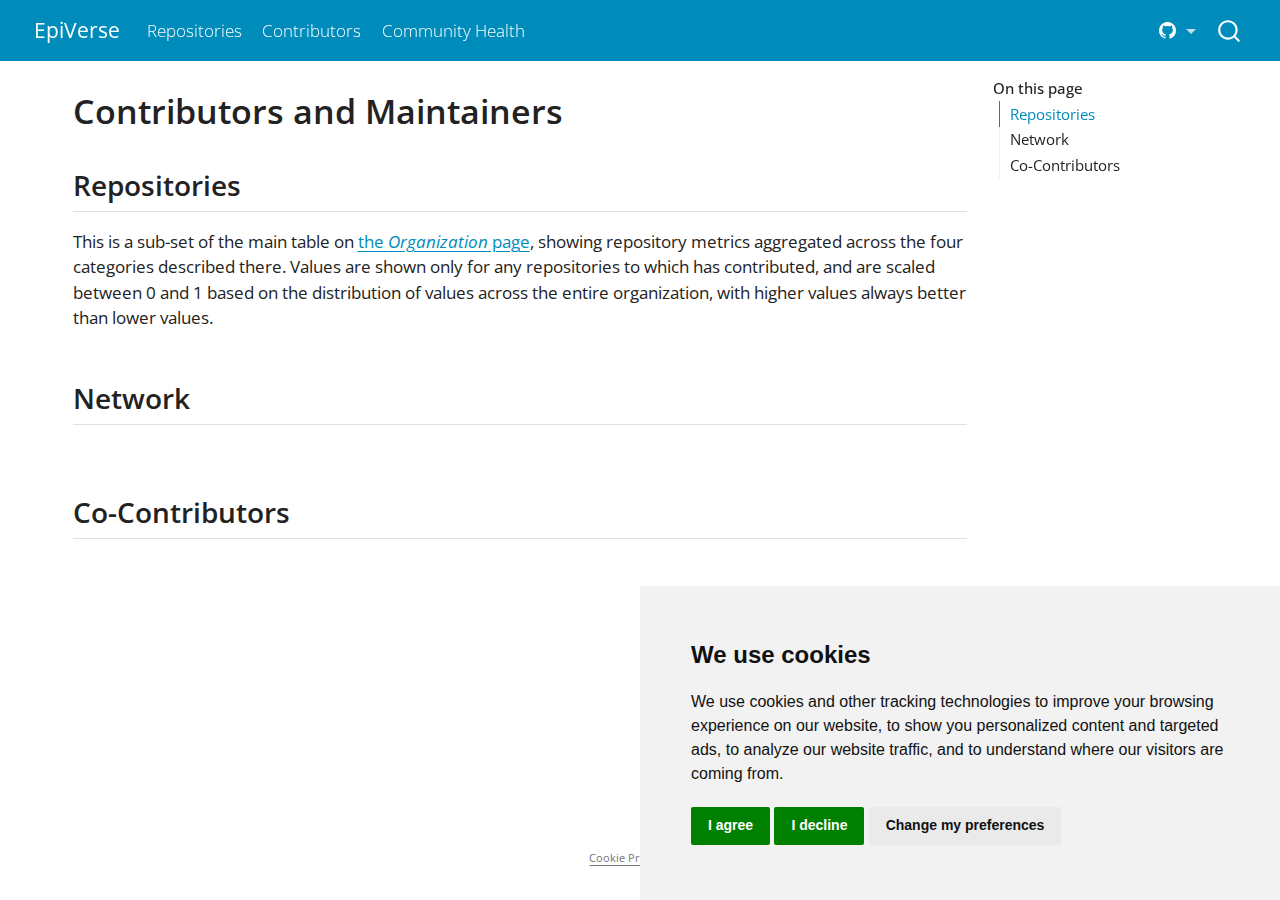
<file: contributor.html>
<!DOCTYPE html>
<html xmlns="http://www.w3.org/1999/xhtml" lang="en" xml:lang="en"><head>

<meta charset="utf-8">
<meta name="generator" content="quarto-1.8.17">

<meta name="viewport" content="width=device-width, initial-scale=1.0, user-scalable=yes">


<title>Contributors and Maintainers – EpiVerse</title>
<style>
code{white-space: pre-wrap;}
span.smallcaps{font-variant: small-caps;}
div.columns{display: flex; gap: min(4vw, 1.5em);}
div.column{flex: auto; overflow-x: auto;}
div.hanging-indent{margin-left: 1.5em; text-indent: -1.5em;}
ul.task-list{list-style: none;}
ul.task-list li input[type="checkbox"] {
  width: 0.8em;
  margin: 0 0.8em 0.2em -1em; /* quarto-specific, see https://github.com/quarto-dev/quarto-cli/issues/4556 */ 
  vertical-align: middle;
}
/* CSS for syntax highlighting */
html { -webkit-text-size-adjust: 100%; }
pre > code.sourceCode { white-space: pre; position: relative; }
pre > code.sourceCode > span { display: inline-block; line-height: 1.25; }
pre > code.sourceCode > span:empty { height: 1.2em; }
.sourceCode { overflow: visible; }
code.sourceCode > span { color: inherit; text-decoration: inherit; }
div.sourceCode { margin: 1em 0; }
pre.sourceCode { margin: 0; }
@media screen {
div.sourceCode { overflow: auto; }
}
@media print {
pre > code.sourceCode { white-space: pre-wrap; }
pre > code.sourceCode > span { text-indent: -5em; padding-left: 5em; }
}
pre.numberSource code
  { counter-reset: source-line 0; }
pre.numberSource code > span
  { position: relative; left: -4em; counter-increment: source-line; }
pre.numberSource code > span > a:first-child::before
  { content: counter(source-line);
    position: relative; left: -1em; text-align: right; vertical-align: baseline;
    border: none; display: inline-block;
    -webkit-touch-callout: none; -webkit-user-select: none;
    -khtml-user-select: none; -moz-user-select: none;
    -ms-user-select: none; user-select: none;
    padding: 0 4px; width: 4em;
  }
pre.numberSource { margin-left: 3em;  padding-left: 4px; }
div.sourceCode
  {   }
@media screen {
pre > code.sourceCode > span > a:first-child::before { text-decoration: underline; }
}
</style>


<script src="site_libs/quarto-nav/quarto-nav.js"></script>
<script src="site_libs/quarto-nav/headroom.min.js"></script>
<script src="site_libs/clipboard/clipboard.min.js"></script>
<script src="site_libs/quarto-search/autocomplete.umd.js"></script>
<script src="site_libs/quarto-search/fuse.min.js"></script>
<script src="site_libs/quarto-search/quarto-search.js"></script>
<meta name="quarto:offset" content="./">
<script src="site_libs/cookie-consent/cookie-consent.js"></script>
<link href="site_libs/cookie-consent/cookie-consent.css" rel="stylesheet">
<script src="site_libs/quarto-html/quarto.js" type="module"></script>
<script src="site_libs/quarto-html/tabsets/tabsets.js" type="module"></script>
<script src="site_libs/quarto-html/axe/axe-check.js" type="module"></script>
<script src="site_libs/quarto-html/popper.min.js"></script>
<script src="site_libs/quarto-html/tippy.umd.min.js"></script>
<script src="site_libs/quarto-html/anchor.min.js"></script>
<link href="site_libs/quarto-html/tippy.css" rel="stylesheet">
<link href="site_libs/quarto-html/quarto-syntax-highlighting-c2d8198b7f72dec16de60f0cb3fab69f.css" rel="stylesheet" id="quarto-text-highlighting-styles">
<script src="site_libs/bootstrap/bootstrap.min.js"></script>
<link href="site_libs/bootstrap/bootstrap-icons.css" rel="stylesheet">
<link href="site_libs/bootstrap/bootstrap-fc5aba4e762cf595858ca40310475f57.min.css" rel="stylesheet" append-hash="true" id="quarto-bootstrap" data-mode="light">
<script id="quarto-search-options" type="application/json">{
  "location": "navbar",
  "copy-button": false,
  "collapse-after": 3,
  "panel-placement": "end",
  "type": "overlay",
  "limit": 50,
  "keyboard-shortcut": [
    "f",
    "/",
    "s"
  ],
  "show-item-context": false,
  "language": {
    "search-no-results-text": "No results",
    "search-matching-documents-text": "matching documents",
    "search-copy-link-title": "Copy link to search",
    "search-hide-matches-text": "Hide additional matches",
    "search-more-match-text": "more match in this document",
    "search-more-matches-text": "more matches in this document",
    "search-clear-button-title": "Clear",
    "search-text-placeholder": "",
    "search-detached-cancel-button-title": "Cancel",
    "search-submit-button-title": "Submit",
    "search-label": "Search"
  }
}</script>

<script type="text/javascript" charset="UTF-8">
document.addEventListener('DOMContentLoaded', function () {
cookieconsent.run({
  "notice_banner_type":"simple",
  "consent_type":"express",
  "palette":"light",
  "language":"en",
  "page_load_consent_levels":["strictly-necessary"],
  "notice_banner_reject_button_hide":false,
  "preferences_center_close_button_hide":false,
  "website_name":""
  ,
"language":"en"
  });
});
</script> 
  
<script type="module" src="site_libs/quarto-ojs/quarto-ojs-runtime.js"></script>
<link href="site_libs/quarto-ojs/quarto-ojs.css" rel="stylesheet">
<script type="ojs-define">
{"contents":[{"name":"repo_src_in","value":{"package":["cfr","linelist","epiparameter","finalsize","serofoi","vaccineff","readepi","sivirep","epiversedashboard","packagetemplate","episoap","epiCo","superspreading","etdev","scenarios","epidemics","quickfit","cleanepi","epichains","iraca","simulist","ColOpenData","epishiny","numberize","varnish","sandpaper","epiverse","tracetheme","epinetwork","Severity_methods_assessment","safeframe","epiparameterDashboard","climateR0","epiparameterDB","showcasedata","epicookbook","outbreaker2","incidence","vimes","dibbler","epicontacts","distcrete","contactsim","tracer","branchr","incidence.ui","epicontacts.ui","shinyHelpers","recon.ui","recontools","reconhub","projections","epitrix","earlyR","nomad","epimaps","epiflows","learn","linelist","ggpyramid","aweek","epirisk","simulacr","datacomparator","matchmaker","occupancy","trendbreaker","rfextras","outbreaks","reportfactory","trending","i2extras","trendeval","cogs","EpiEstim","EpiLPS","transtat","contactdata","epidist","epireview","fitdistrplus","odin2","primarycensored","socialmixr"],"orgrepo":["epiverse-trace/cfr","epiverse-trace/linelist","epiverse-trace/epiparameter","epiverse-trace/finalsize","epiverse-trace/serofoi","epiverse-trace/vaccineff","epiverse-trace/readepi","epiverse-trace/sivirep","epiverse-trace/epiversedashboard","epiverse-trace/packagetemplate","epiverse-trace/episoap","epiverse-trace/epiCo","epiverse-trace/superspreading","epiverse-trace/etdev","epiverse-trace/scenarios","epiverse-trace/epidemics","epiverse-trace/quickfit","epiverse-trace/cleanepi","epiverse-trace/epichains","epiverse-trace/iraca","epiverse-trace/simulist","epiverse-trace/ColOpenData","epicentre-msf/epishiny","epiverse-trace/numberize","carpentries/varnish","carpentries/sandpaper","epiverse-trace/epiverse","epiverse-trace/tracetheme","epiverse-trace/epinetwork","CarmenTamayo/Severity_methods_assessment","epiverse-trace/safeframe","epiverse-trace/epiparameterDashboard","epiverse-trace/climateR0","epiverse-trace/epiparameterDB","epiverse-trace/showcasedata","reconhub/epicookbook","reconhub/outbreaker2","reconhub/incidence","reconhub/vimes","reconhub/dibbler","reconhub/epicontacts","reconhub/distcrete","reconhub/contactsim","reconhub/tracer","reconhub/branchr","reconhub/incidence.ui","reconhub/epicontacts.ui","daattali/shinyHelpers","reconhub/recon.ui","reconhub/recontools","reconhub/reconhub","reconhub/projections","reconhub/epitrix","reconhub/earlyR","reconhub/nomad","reconhub/epimaps","reconhub/epiflows","reconhub/learn","reconhub/linelist","reconhub/ggpyramid","reconhub/aweek","reconhub/epirisk","reconhub/simulacr","reconhub/datacomparator","reconhub/matchmaker","reconhub/occupancy","reconhub/trendbreaker","reconhub/rfextras","reconverse/outbreaks","reconverse/reportfactory","reconverse/trending","reconverse/i2extras","reconverse/trendeval","reconverse/cogs","mrc-ide/EpiEstim","oswaldogressani/EpiLPS","ekenah/transtat","socialcontactdata/contactdata","epinowcast/epidist","mrc-ide/epireview","lbbe-software/fitdistrplus","mrc-ide/odin2","epinowcast/primarycensored","epiforecasts/socialmixr"],"url":["https://github.com/epiverse-trace/cfr","https://github.com/epiverse-trace/linelist","https://github.com/epiverse-trace/epiparameter","https://github.com/epiverse-trace/finalsize","https://github.com/epiverse-trace/serofoi","https://github.com/epiverse-trace/vaccineff","https://github.com/epiverse-trace/readepi","https://github.com/epiverse-trace/sivirep","https://github.com/epiverse-trace/epiversedashboard","https://github.com/epiverse-trace/packagetemplate","https://github.com/epiverse-trace/episoap","https://github.com/epiverse-trace/epiCo","https://github.com/epiverse-trace/superspreading","https://github.com/epiverse-trace/etdev","https://github.com/epiverse-trace/scenarios","https://github.com/epiverse-trace/epidemics","https://github.com/epiverse-trace/quickfit","https://github.com/epiverse-trace/cleanepi","https://github.com/epiverse-trace/epichains","https://github.com/epiverse-trace/iraca","https://github.com/epiverse-trace/simulist","https://github.com/epiverse-trace/ColOpenData","https://github.com/epicentre-msf/epishiny","https://github.com/epiverse-trace/numberize","https://github.com/carpentries/varnish","https://github.com/carpentries/sandpaper","https://github.com/epiverse-trace/epiverse","https://github.com/epiverse-trace/tracetheme","https://github.com/epiverse-trace/epinetwork","https://github.com/CarmenTamayo/Severity_methods_assessment","https://github.com/epiverse-trace/safeframe","https://github.com/epiverse-trace/epiparameterDashboard","https://github.com/epiverse-trace/climateR0","https://github.com/epiverse-trace/epiparameterDB","https://github.com/epiverse-trace/showcasedata","https://github.com/reconhub/epicookbook","https://github.com/reconhub/outbreaker2","https://github.com/reconhub/incidence","https://github.com/reconhub/vimes","https://github.com/reconhub/dibbler","https://github.com/reconhub/epicontacts","https://github.com/reconhub/distcrete","https://github.com/reconhub/contactsim","https://github.com/reconhub/tracer","https://github.com/reconhub/branchr","https://github.com/reconhub/incidence.ui","https://github.com/reconhub/epicontacts.ui","https://github.com/daattali/shinyHelpers","https://github.com/reconhub/recon.ui","https://github.com/reconhub/recontools","https://github.com/reconhub/reconhub","https://github.com/reconhub/projections","https://github.com/reconhub/epitrix","https://github.com/reconhub/earlyR","https://github.com/reconhub/nomad","https://github.com/reconhub/epimaps","https://github.com/reconhub/epiflows","https://github.com/reconhub/learn","https://github.com/reconhub/linelist","https://github.com/reconhub/ggpyramid","https://github.com/reconhub/aweek","https://github.com/reconhub/epirisk","https://github.com/reconhub/simulacr","https://github.com/reconhub/datacomparator","https://github.com/reconhub/matchmaker","https://github.com/reconhub/occupancy","https://github.com/reconhub/trendbreaker","https://github.com/reconhub/rfextras","https://github.com/reconverse/outbreaks","https://github.com/reconverse/reportfactory","https://github.com/reconverse/trending","https://github.com/reconverse/i2extras","https://github.com/reconverse/trendeval","https://github.com/reconverse/cogs","https://github.com/mrc-ide/EpiEstim","https://github.com/oswaldogressani/EpiLPS","https://github.com/ekenah/transtat","https://github.com/socialcontactdata/contactdata","https://github.com/epinowcast/epidist","https://github.com/mrc-ide/epireview","https://github.com/lbbe-software/fitdistrplus","https://github.com/mrc-ide/odin2","https://github.com/epinowcast/primarycensored","https://github.com/epiforecasts/socialmixr"]}}]}
</script>
<script type="ojs-define">
{"contents":[{"name":"metrics_table_in","value":{"package":["fitdistrplus","primarycensored","sivirep","linelist","varnish","odin2","EpiEstim","socialmixr","epidemics","incidence","epichains","cleanepi","epiparameter","vaccineff","sandpaper","outbreaker2","epiCo","epicontacts","packagetemplate","epishiny","episoap","trendeval","outbreaks","cfr","epireview","simulist","serofoi","finalsize","nomad","epidist","learn","transtat","etdev","showcasedata","rfextras","numberize","reportfactory","recon.ui","ColOpenData","safeframe","readepi","epiverse","dibbler","superspreading","iraca","vimes","earlyR","projections","branchr","distcrete","climateR0","simulacr","epimaps","epicookbook","epiflows","aweek","recontools","quickfit","epiparameterDB","datacomparator","scenarios","reconhub","contactdata","epiversedashboard","epirisk","epiparameterDashboard","epicontacts.ui","epitrix","shinyHelpers","occupancy","epinetwork","ggpyramid","cogs","incidence.ui","trendbreaker","contactsim","matchmaker","EpiLPS","tracer","Severity_methods_assessment","trending","tracetheme","i2extras"],"total":[0.6841,0.5085,0.4884,0.4666,0.42,0.4136,0.4133,0.4077,0.3935,0.377,0.3504,0.3423,0.3417,0.3414,0.3402,0.3367,0.3201,0.3195,0.3119,0.3115,0.3045,0.3026,0.2991,0.2986,0.2982,0.2976,0.2974,0.297,0.2954,0.2936,0.2921,0.2829,0.2736,0.2728,0.2697,0.2694,0.2662,0.2603,0.2583,0.2549,0.2547,0.2535,0.2516,0.25,0.2473,0.2464,0.2462,0.2453,0.2435,0.2434,0.2432,0.2421,0.2407,0.2386,0.2372,0.2352,0.2348,0.234,0.2339,0.2326,0.2312,0.2306,0.2301,0.2242,0.2205,0.2184,0.2177,0.2174,0.2144,0.2104,0.2084,0.2066,0.2064,0.2062,0.2057,0.2023,0.2016,0.1985,0.1977,0.1925,0.1839,0.1813,0.175],"development":[0.6019,0.6876,0.7554,0.607,0.3341,0.7234,0.4899,0.5623,0.7434,0.6057,0.5625,0.5442,0.3997,0.5473,0.3687,0.4087,0.4393,0.3985,0.4843,0.2296,0.3042,0.4568,0.2511,0.3457,0.5456,0.3381,0.3479,0.3799,0.3182,0.4949,0.2273,0.1614,0.359,0.5063,0.3111,0.2966,0.332,0.1735,0.3141,0.3143,0.2944,0.3032,0.2066,0.3656,0.2924,0.2424,0.3091,0.3245,0.2273,0.3315,0.2693,0.2045,0.2045,0.1136,0.3315,0.2955,0.2045,0.2894,0.2955,0.1136,0.2955,0.2045,0.2843,0.2273,0.2045,0.2727,0.2045,0.3152,0.1136,0.2904,0.0909,0.1818,0.1136,0.2045,0.2939,0.1136,0.2944,0.1136,0.2273,0.1136,0.303,0.2258,0.2374],"issues":[0.5065,0.7499,0.6008,0.6992,0.3623,0.745,0.5438,0.5796,0.5926,0.4201,0.5922,0.5587,0.4412,0.5264,0.431,0.2975,0.3593,0.3891,0.6428,0.4103,0.3957,0.4227,0.301,0.4509,0.4101,0.5741,0.3662,0.3308,0.3485,0.421,0.3035,0.2974,0.4877,0.3587,0.3519,0.3873,0.3257,0.3519,0.3168,0.3912,0.3686,0.4319,0.3519,0.3307,0.3329,0.2963,0.3218,0.3084,0.3519,0.2981,0.3735,0.3519,0.3519,0.3112,0.3002,0.314,0.3324,0.3087,0.3245,0.3485,0.3084,0.3519,0.3374,0.3519,0.3519,0.3201,0.3519,0.3029,0.2963,0.3007,0.3519,0.3519,0.3519,0.2984,0.3396,0.3519,0.3011,0.3236,0.3519,0.316,0.3039,0.3556,0.3033],"popularity":[0.8154,0.5071,0.5742,0.5096,0.6316,0.1575,0.8134,0.643,0.4383,0.5636,0.38,0.3312,0.6524,0.3694,0.5098,0.6422,0.4565,0.4941,0.2366,0.3844,0.2009,0.2391,0.6285,0.4625,0.3391,0.3354,0.4507,0.5729,0.2107,0.3032,0.4365,0.3757,0.0329,0,0.197,0.3746,0.5732,0.2298,0.273,0.1188,0.2493,0.0329,0.2275,0.3419,0.0724,0.1844,0.3338,0.4252,0.1053,0.2744,0.1381,0.1884,0.1873,0.168,0.4437,0.4407,0.1351,0.0724,0.206,0.1884,0.0395,0.1246,0.3192,0.0329,0.0329,0,0,0.396,0.1488,0.1809,0.0329,0,0,0.0395,0.3206,0.0329,0.3223,0.3117,0.1127,0,0.2231,0.0329,0.218],"meta":[0.4968,0.5978,0.5116,0.5175,0.7721,0.4421,0.2195,0.2539,0.1932,0.2954,0.2174,0.2776,0.2152,0.264,0.3914,0.3351,0.3453,0.3157,0.1956,0.5333,0.6218,0.3945,0.3147,0.2339,0.1961,0.2406,0.3221,0.2012,0.5995,0.2489,0.493,0.5798,0.4884,0.4992,0.4884,0.2885,0.1,0.5462,0.3876,0.4501,0.3611,0.4992,0.4721,0.2121,0.5388,0.5088,0.2663,0.1682,0.5328,0.3132,0.4352,0.4656,0.4599,0.6,0.1104,0.1259,0.5018,0.4992,0.3437,0.5127,0.5127,0.4721,0.2093,0.5088,0.5132,0.4992,0.5323,0.0729,0.5132,0.2797,0.5664,0.4992,0.5664,0.4884,0.0743,0.5132,0.09,0.2433,0.2969,0.5328,0.0894,0.2924,0.1163]}}]}
</script>


<link rel="stylesheet" href="styles.css">
</head>

<body class="nav-fixed quarto-light">

<div id="quarto-search-results"></div>
  <header id="quarto-header" class="headroom fixed-top">
    <nav class="navbar navbar-expand-lg " data-bs-theme="dark">
      <div class="navbar-container container-fluid">
      <div class="navbar-brand-container mx-auto">
    <a href="./index.html" class="navbar-brand navbar-brand-logo">
    </a>
    <a class="navbar-brand" href="./index.html">
    <span class="navbar-title">EpiVerse</span>
    </a>
  </div>
            <div id="quarto-search" class="" title="Search"></div>
          <button class="navbar-toggler" type="button" data-bs-toggle="collapse" data-bs-target="#navbarCollapse" aria-controls="navbarCollapse" role="menu" aria-expanded="false" aria-label="Toggle navigation" onclick="if (window.quartoToggleHeadroom) { window.quartoToggleHeadroom(); }">
  <span class="navbar-toggler-icon"></span>
</button>
          <div class="collapse navbar-collapse" id="navbarCollapse">
            <ul class="navbar-nav navbar-nav-scroll me-auto">
  <li class="nav-item">
    <a class="nav-link" href="./repo.html"> 
<span class="menu-text">Repositories</span></a>
  </li>  
  <li class="nav-item">
    <a class="nav-link active" href="./contributor.html" aria-current="page"> 
<span class="menu-text">Contributors</span></a>
  </li>  
  <li class="nav-item">
    <a class="nav-link" href="./models.html"> 
<span class="menu-text">Community Health</span></a>
  </li>  
</ul>
            <ul class="navbar-nav navbar-nav-scroll ms-auto">
  <li class="nav-item dropdown ">
    <a class="nav-link dropdown-toggle" href="#" id="nav-menu-bi-github" role="link" data-bs-toggle="dropdown" aria-expanded="false">
      <i class="bi bi-github" role="img">
</i> 
 <span class="menu-text"></span>
    </a>
    <ul class="dropdown-menu dropdown-menu-end" aria-labelledby="nav-menu-bi-github">    
        <li>
    <a class="dropdown-item" href="https://github.com/ropensci-review-tools/orgmetrics/discussions">
 <span class="dropdown-text">Feedback</span></a>
  </li>  
        <li>
    <a class="dropdown-item" href="https://github.com/ropensci-review-tools/orgmetrics">
 <span class="dropdown-text">Source Code</span></a>
  </li>  
        <li>
    <a class="dropdown-item" href="https://github.com/reconhub">
 <span class="dropdown-text">github.com/reconhub</span></a>
  </li>  
        <li>
    <a class="dropdown-item" href="https://github.com/epiverse-trace">
 <span class="dropdown-text">github.com/epiverse-trace</span></a>
  </li>  
        <li>
    <a class="dropdown-item" href="https://github.com/reconverse">
 <span class="dropdown-text">github.com/reconverse</span></a>
  </li>  
    </ul>
  </li>
</ul>
          </div> <!-- /navcollapse -->
            <div class="quarto-navbar-tools">
</div>
      </div> <!-- /container-fluid -->
    </nav>
</header>
<!-- content -->
<div id="quarto-content" class="quarto-container page-columns page-rows-contents page-layout-full page-navbar">
<!-- sidebar -->
<!-- margin-sidebar -->
    <div id="quarto-margin-sidebar" class="sidebar margin-sidebar">
        <nav id="TOC" role="doc-toc" class="toc-active">
    <h2 id="toc-title">On this page</h2>
   
  <ul>
  <li><a href="#repositories" id="toc-repositories" class="nav-link active" data-scroll-target="#repositories">Repositories</a></li>
  <li><a href="#network" id="toc-network" class="nav-link" data-scroll-target="#network">Network</a></li>
  <li><a href="#co-contributors" id="toc-co-contributors" class="nav-link" data-scroll-target="#co-contributors">Co-Contributors</a></li>
  </ul>
</nav>
    </div>
<!-- main -->
<main class="content column-page-left" id="quarto-document-content">

<header id="title-block-header" class="quarto-title-block default">
<div class="quarto-title">
<h1 class="title">Contributors and Maintainers</h1>
</div>



<div class="quarto-title-meta column-page-left">

    
  
    
  </div>
  


</header>


<!---
******** START UTILITY FUNCTIONS ********
--->
<div class="cell">
<div class="code-copy-outer-scaffold"><div class="sourceCode cell-code hidden" id="cb1" data-startfrom="20" data-source-offset="-0"><pre class="sourceCode js code-with-copy"><code class="sourceCode javascript" style="counter-reset: source-line 19;"><span id="cb1-20"><a href="#cb1-20" aria-hidden="true" tabindex="-1"></a><span class="kw">function</span> <span class="fu">sparkbar</span>(max) {</span>
<span id="cb1-21"><a href="#cb1-21" aria-hidden="true" tabindex="-1"></a>  <span class="kw">const</span> colourScale <span class="op">=</span> d3<span class="op">.</span><span class="fu">scaleSequential</span>(d3<span class="op">.</span><span class="at">interpolateCool</span>)</span>
<span id="cb1-22"><a href="#cb1-22" aria-hidden="true" tabindex="-1"></a>    <span class="op">.</span><span class="fu">domain</span>([<span class="dv">0</span><span class="op">,</span> max])<span class="op">;</span></span>
<span id="cb1-23"><a href="#cb1-23" aria-hidden="true" tabindex="-1"></a></span>
<span id="cb1-24"><a href="#cb1-24" aria-hidden="true" tabindex="-1"></a>  <span class="cf">return</span> (x) <span class="kw">=&gt;</span> htl<span class="op">.</span><span class="fu">html</span><span class="vs">`&lt;div style="</span></span>
<span id="cb1-25"><a href="#cb1-25" aria-hidden="true" tabindex="-1"></a><span class="vs">    background: </span><span class="sc">${</span><span class="fu">colourScale</span>(x)<span class="sc">}</span><span class="vs">;</span></span>
<span id="cb1-26"><a href="#cb1-26" aria-hidden="true" tabindex="-1"></a><span class="vs">    color: black;</span></span>
<span id="cb1-27"><a href="#cb1-27" aria-hidden="true" tabindex="-1"></a><span class="vs">    width: </span><span class="sc">${</span><span class="dv">100</span> <span class="op">*</span> x <span class="op">/</span> max<span class="sc">}</span><span class="vs">%;</span></span>
<span id="cb1-28"><a href="#cb1-28" aria-hidden="true" tabindex="-1"></a><span class="vs">    float: right;</span></span>
<span id="cb1-29"><a href="#cb1-29" aria-hidden="true" tabindex="-1"></a><span class="vs">    padding-right: 3px;</span></span>
<span id="cb1-30"><a href="#cb1-30" aria-hidden="true" tabindex="-1"></a><span class="vs">    box-sizing: border-box;</span></span>
<span id="cb1-31"><a href="#cb1-31" aria-hidden="true" tabindex="-1"></a><span class="vs">    overflow: visible;</span></span>
<span id="cb1-32"><a href="#cb1-32" aria-hidden="true" tabindex="-1"></a><span class="vs">    display: flex;</span></span>
<span id="cb1-33"><a href="#cb1-33" aria-hidden="true" tabindex="-1"></a><span class="vs">    justify-content: end;"&gt;</span><span class="sc">${</span>x<span class="op">.</span><span class="fu">toFixed</span>(<span class="dv">2</span>)<span class="op">.</span><span class="fu">toLocaleString</span>(<span class="st">"en-US"</span>)<span class="sc">}</span><span class="vs">`</span></span>
<span id="cb1-34"><a href="#cb1-34" aria-hidden="true" tabindex="-1"></a>}</span>
<span id="cb1-35"><a href="#cb1-35" aria-hidden="true" tabindex="-1"></a></span>
<span id="cb1-36"><a href="#cb1-36" aria-hidden="true" tabindex="-1"></a><span class="kw">function</span> <span class="fu">tooltip</span>(title<span class="op">,</span> expl) {</span>
<span id="cb1-37"><a href="#cb1-37" aria-hidden="true" tabindex="-1"></a>    <span class="kw">const</span> th <span class="op">=</span> <span class="bu">document</span><span class="op">.</span><span class="fu">createElement</span>(<span class="st">"th"</span>)<span class="op">;</span></span>
<span id="cb1-38"><a href="#cb1-38" aria-hidden="true" tabindex="-1"></a>    th<span class="op">.</span><span class="at">title</span> <span class="op">=</span> expl</span>
<span id="cb1-39"><a href="#cb1-39" aria-hidden="true" tabindex="-1"></a>    th<span class="op">.</span><span class="at">style</span><span class="op">.</span><span class="at">background</span> <span class="op">=</span> <span class="st">"#f0f8ff"</span><span class="op">;</span></span>
<span id="cb1-40"><a href="#cb1-40" aria-hidden="true" tabindex="-1"></a>    th<span class="op">.</span><span class="at">textContent</span> <span class="op">=</span> title<span class="op">;</span></span>
<span id="cb1-41"><a href="#cb1-41" aria-hidden="true" tabindex="-1"></a></span>
<span id="cb1-42"><a href="#cb1-42" aria-hidden="true" tabindex="-1"></a>    th<span class="op">.</span><span class="fu">addEventListener</span>(<span class="st">"mouseover"</span><span class="op">,</span> () <span class="kw">=&gt;</span> th<span class="op">.</span><span class="at">style</span><span class="op">.</span><span class="at">background</span> <span class="op">=</span> <span class="st">"#d0e8ff"</span>)<span class="op">;</span></span>
<span id="cb1-43"><a href="#cb1-43" aria-hidden="true" tabindex="-1"></a>    th<span class="op">.</span><span class="fu">addEventListener</span>(<span class="st">"mouseout"</span><span class="op">,</span> () <span class="kw">=&gt;</span> th<span class="op">.</span><span class="at">style</span><span class="op">.</span><span class="at">background</span> <span class="op">=</span> <span class="st">"#f0f8ff"</span>)<span class="op">;</span></span>
<span id="cb1-44"><a href="#cb1-44" aria-hidden="true" tabindex="-1"></a></span>
<span id="cb1-45"><a href="#cb1-45" aria-hidden="true" tabindex="-1"></a>    <span class="cf">return</span> th<span class="op">;</span></span>
<span id="cb1-46"><a href="#cb1-46" aria-hidden="true" tabindex="-1"></a>}</span>
<span id="cb1-47"><a href="#cb1-47" aria-hidden="true" tabindex="-1"></a></span>
<span id="cb1-48"><a href="#cb1-48" aria-hidden="true" tabindex="-1"></a><span class="kw">function</span> <span class="fu">pkgfmt</span>(pkg) {</span>
<span id="cb1-49"><a href="#cb1-49" aria-hidden="true" tabindex="-1"></a>    <span class="kw">const</span> th <span class="op">=</span> <span class="bu">document</span><span class="op">.</span><span class="fu">createElement</span>(<span class="st">"th"</span>)<span class="op">;</span></span>
<span id="cb1-50"><a href="#cb1-50" aria-hidden="true" tabindex="-1"></a>    th<span class="op">.</span><span class="at">title</span> <span class="op">=</span> <span class="st">"hover"</span></span>
<span id="cb1-51"><a href="#cb1-51" aria-hidden="true" tabindex="-1"></a>    th<span class="op">.</span><span class="at">style</span><span class="op">.</span><span class="at">background</span> <span class="op">=</span> <span class="st">"#f0f8ff"</span><span class="op">;</span></span>
<span id="cb1-52"><a href="#cb1-52" aria-hidden="true" tabindex="-1"></a>    th<span class="op">.</span><span class="at">textContent</span> <span class="op">=</span> pkg<span class="op">;</span></span>
<span id="cb1-53"><a href="#cb1-53" aria-hidden="true" tabindex="-1"></a></span>
<span id="cb1-54"><a href="#cb1-54" aria-hidden="true" tabindex="-1"></a>    th<span class="op">.</span><span class="fu">addEventListener</span>(<span class="st">"mouseover"</span><span class="op">,</span> () <span class="kw">=&gt;</span> th<span class="op">.</span><span class="at">style</span><span class="op">.</span><span class="at">background</span> <span class="op">=</span> <span class="st">"#d0e8ff"</span>)<span class="op">;</span></span>
<span id="cb1-55"><a href="#cb1-55" aria-hidden="true" tabindex="-1"></a>    th<span class="op">.</span><span class="fu">addEventListener</span>(<span class="st">"mouseout"</span><span class="op">,</span> () <span class="kw">=&gt;</span> th<span class="op">.</span><span class="at">style</span><span class="op">.</span><span class="at">background</span> <span class="op">=</span> <span class="st">"#f0f8ff"</span>)<span class="op">;</span></span>
<span id="cb1-56"><a href="#cb1-56" aria-hidden="true" tabindex="-1"></a></span>
<span id="cb1-57"><a href="#cb1-57" aria-hidden="true" tabindex="-1"></a>    th<span class="op">.</span><span class="fu">addEventListener</span>(<span class="st">"click"</span><span class="op">,</span> () <span class="kw">=&gt;</span> {</span>
<span id="cb1-58"><a href="#cb1-58" aria-hidden="true" tabindex="-1"></a>        localStorage<span class="op">.</span><span class="fu">setItem</span>(<span class="st">"orgmetricsRepo"</span><span class="op">,</span> pkg)<span class="op">;</span></span>
<span id="cb1-59"><a href="#cb1-59" aria-hidden="true" tabindex="-1"></a>        th<span class="op">.</span><span class="at">style</span><span class="op">.</span><span class="at">background</span><span class="op">=</span><span class="st">"#a0f8ff"</span><span class="op">;</span></span>
<span id="cb1-60"><a href="#cb1-60" aria-hidden="true" tabindex="-1"></a>        <span class="bu">window</span><span class="op">.</span><span class="at">location</span><span class="op">.</span><span class="at">href</span><span class="op">=</span><span class="st">"/repometrics-demo/repo.html"</span><span class="op">;</span></span>
<span id="cb1-61"><a href="#cb1-61" aria-hidden="true" tabindex="-1"></a>    })<span class="op">;</span></span>
<span id="cb1-62"><a href="#cb1-62" aria-hidden="true" tabindex="-1"></a></span>
<span id="cb1-63"><a href="#cb1-63" aria-hidden="true" tabindex="-1"></a>    <span class="cf">return</span> th<span class="op">;</span></span>
<span id="cb1-64"><a href="#cb1-64" aria-hidden="true" tabindex="-1"></a>}</span></code></pre></div><button title="Copy to Clipboard" class="code-copy-button"><i class="bi"></i></button></div>
<div class="cell-output cell-output-display">
<div>
<div id="ojs-cell-1-1" data-nodetype="declaration">

</div>
</div>
</div>
<div class="cell-output cell-output-display">
<div>
<div id="ojs-cell-1-2" data-nodetype="declaration">

</div>
</div>
</div>
<div class="cell-output cell-output-display">
<div>
<div id="ojs-cell-1-3" data-nodetype="declaration">

</div>
</div>
</div>
</div>
<!---
******** END UTILITY FUNCTIONS ********
--->
<div class="cell">
<div class="code-copy-outer-scaffold"><div class="sourceCode cell-code hidden" id="cb2" data-startfrom="79" data-source-offset="-25"><pre class="sourceCode js code-with-copy"><code class="sourceCode javascript" style="counter-reset: source-line 78;"><span id="cb2-79"><a href="#cb2-79" aria-hidden="true" tabindex="-1"></a>repo_src <span class="op">=</span> {</span>
<span id="cb2-80"><a href="#cb2-80" aria-hidden="true" tabindex="-1"></a>    <span class="cf">return</span> <span class="fu">transpose</span>(repo_src_in)<span class="op">.</span><span class="fu">map</span>(row <span class="kw">=&gt;</span> ({</span>
<span id="cb2-81"><a href="#cb2-81" aria-hidden="true" tabindex="-1"></a>        <span class="op">...</span>row<span class="op">,</span></span>
<span id="cb2-82"><a href="#cb2-82" aria-hidden="true" tabindex="-1"></a>    }))<span class="op">;</span></span>
<span id="cb2-83"><a href="#cb2-83" aria-hidden="true" tabindex="-1"></a>}</span>
<span id="cb2-84"><a href="#cb2-84" aria-hidden="true" tabindex="-1"></a>json_data <span class="op">=</span> <span class="fu">FileAttachment</span>(<span class="st">"results-json-data.json"</span>)<span class="op">.</span><span class="fu">json</span>()<span class="op">;</span></span>
<span id="cb2-85"><a href="#cb2-85" aria-hidden="true" tabindex="-1"></a>maintainer_pkgs <span class="op">=</span> json_data[<span class="st">'maintainer_pkgs'</span>]<span class="op">;</span></span>
<span id="cb2-86"><a href="#cb2-86" aria-hidden="true" tabindex="-1"></a>comaintainers <span class="op">=</span> json_data[<span class="st">'comaintainers'</span>]<span class="op">;</span></span>
<span id="cb2-87"><a href="#cb2-87" aria-hidden="true" tabindex="-1"></a>maintainers <span class="op">=</span> <span class="bu">Object</span><span class="op">.</span><span class="fu">keys</span>(maintainer_pkgs)<span class="op">;</span></span></code></pre></div><button title="Copy to Clipboard" class="code-copy-button"><i class="bi"></i></button></div>
<div class="cell-output cell-output-display">
<div>
<div id="ojs-cell-2-1" data-nodetype="declaration">

</div>
</div>
</div>
<div class="cell-output cell-output-display">
<div>
<div id="ojs-cell-2-2" data-nodetype="declaration">

</div>
</div>
</div>
<div class="cell-output cell-output-display">
<div>
<div id="ojs-cell-2-3" data-nodetype="declaration">

</div>
</div>
</div>
<div class="cell-output cell-output-display">
<div>
<div id="ojs-cell-2-4" data-nodetype="declaration">

</div>
</div>
</div>
<div class="cell-output cell-output-display">
<div>
<div id="ojs-cell-2-5" data-nodetype="declaration">

</div>
</div>
</div>
</div>
<!---- break --->
<div class="cell">
<div class="code-copy-outer-scaffold"><div class="sourceCode cell-code hidden" id="cb3" data-startfrom="94" data-source-offset="-61"><pre class="sourceCode js code-with-copy"><code class="sourceCode javascript" style="counter-reset: source-line 93;"><span id="cb3-94"><a href="#cb3-94" aria-hidden="true" tabindex="-1"></a>location <span class="op">=</span> <span class="kw">new</span> <span class="fu">URL</span>(<span class="bu">document</span><span class="op">.</span><span class="at">baseURI</span>)<span class="op">;</span></span>
<span id="cb3-95"><a href="#cb3-95" aria-hidden="true" tabindex="-1"></a>ctb_from_url <span class="op">=</span> location<span class="op">.</span><span class="at">searchParams</span><span class="op">.</span><span class="fu">get</span>(<span class="st">'contributor'</span>)<span class="op">;</span></span>
<span id="cb3-96"><a href="#cb3-96" aria-hidden="true" tabindex="-1"></a>setCtbFromUrl <span class="op">=</span> <span class="kw">function</span> (r) {</span>
<span id="cb3-97"><a href="#cb3-97" aria-hidden="true" tabindex="-1"></a>    localStorage<span class="op">.</span><span class="fu">setItem</span>(<span class="st">"orgmetricsMaintainer"</span><span class="op">,</span> r<span class="op">.</span><span class="fu">toString</span>())<span class="op">;</span></span>
<span id="cb3-98"><a href="#cb3-98" aria-hidden="true" tabindex="-1"></a>    <span class="cf">return</span> r<span class="op">;</span></span>
<span id="cb3-99"><a href="#cb3-99" aria-hidden="true" tabindex="-1"></a>}<span class="op">;</span></span>
<span id="cb3-100"><a href="#cb3-100" aria-hidden="true" tabindex="-1"></a>maintainerSet <span class="op">=</span> ctb_from_url <span class="op">?</span> <span class="fu">setCtbFromUrl</span>(ctb_from_url) <span class="op">:</span></span>
<span id="cb3-101"><a href="#cb3-101" aria-hidden="true" tabindex="-1"></a>    (localStorage<span class="op">.</span><span class="fu">getItem</span>(<span class="st">"orgmetricsMaintainer"</span>) <span class="op">||</span></span>
<span id="cb3-102"><a href="#cb3-102" aria-hidden="true" tabindex="-1"></a>        maintainers [<span class="bu">Math</span><span class="op">.</span><span class="fu">floor</span>(<span class="bu">Math</span><span class="op">.</span><span class="fu">random</span>() <span class="op">*</span> maintainers<span class="op">.</span><span class="at">length</span>)])<span class="op">;</span></span>
<span id="cb3-103"><a href="#cb3-103" aria-hidden="true" tabindex="-1"></a></span>
<span id="cb3-104"><a href="#cb3-104" aria-hidden="true" tabindex="-1"></a>viewof maintainer <span class="op">=</span> Inputs<span class="op">.</span><span class="fu">select</span>(</span>
<span id="cb3-105"><a href="#cb3-105" aria-hidden="true" tabindex="-1"></a>    maintainers<span class="op">,</span></span>
<span id="cb3-106"><a href="#cb3-106" aria-hidden="true" tabindex="-1"></a>    {</span>
<span id="cb3-107"><a href="#cb3-107" aria-hidden="true" tabindex="-1"></a>        <span class="dt">multiple</span><span class="op">:</span> <span class="kw">false</span><span class="op">,</span></span>
<span id="cb3-108"><a href="#cb3-108" aria-hidden="true" tabindex="-1"></a>        <span class="dt">value</span><span class="op">:</span> maintainerSet<span class="op">,</span></span>
<span id="cb3-109"><a href="#cb3-109" aria-hidden="true" tabindex="-1"></a>        <span class="dt">label</span><span class="op">:</span> htl<span class="op">.</span><span class="fu">html</span><span class="vs">`&lt;b&gt;Maintainer:&lt;/b&gt;`</span></span>
<span id="cb3-110"><a href="#cb3-110" aria-hidden="true" tabindex="-1"></a>    }</span>
<span id="cb3-111"><a href="#cb3-111" aria-hidden="true" tabindex="-1"></a>)</span>
<span id="cb3-112"><a href="#cb3-112" aria-hidden="true" tabindex="-1"></a>s <span class="op">=</span> localStorage<span class="op">.</span><span class="fu">setItem</span>(<span class="st">"orgmetricsMaintainer"</span><span class="op">,</span> maintainer<span class="op">.</span><span class="fu">toString</span>())<span class="op">;</span></span>
<span id="cb3-113"><a href="#cb3-113" aria-hidden="true" tabindex="-1"></a>maintainer_gh_url <span class="op">=</span></span>
<span id="cb3-114"><a href="#cb3-114" aria-hidden="true" tabindex="-1"></a>    htl<span class="op">.</span><span class="fu">html</span><span class="vs">`&lt;a href="https://github.com/</span><span class="sc">${</span>maintainer<span class="sc">}</span><span class="vs">" target="_blank"&gt;&lt;i&gt;</span><span class="sc">${</span>maintainer<span class="sc">}</span><span class="vs">&lt;/i&gt;&lt;/a&gt;`</span></span>
<span id="cb3-115"><a href="#cb3-115" aria-hidden="true" tabindex="-1"></a>setLocation <span class="op">=</span> <span class="kw">function</span> (ctb) {</span>
<span id="cb3-116"><a href="#cb3-116" aria-hidden="true" tabindex="-1"></a>    <span class="kw">var</span> location <span class="op">=</span> <span class="kw">new</span> <span class="fu">URL</span>(<span class="bu">document</span><span class="op">.</span><span class="at">baseURI</span>)<span class="op">;</span></span>
<span id="cb3-117"><a href="#cb3-117" aria-hidden="true" tabindex="-1"></a>    location<span class="op">.</span><span class="at">searchParams</span><span class="op">.</span><span class="fu">set</span>(<span class="st">'contributor'</span><span class="op">,</span> maintainer)<span class="op">;</span></span>
<span id="cb3-118"><a href="#cb3-118" aria-hidden="true" tabindex="-1"></a>    <span class="cf">return</span> location<span class="op">;</span></span>
<span id="cb3-119"><a href="#cb3-119" aria-hidden="true" tabindex="-1"></a>}</span>
<span id="cb3-120"><a href="#cb3-120" aria-hidden="true" tabindex="-1"></a>ctb_location <span class="op">=</span> <span class="fu">setLocation</span>(maintainer)<span class="op">;</span></span></code></pre></div><button title="Copy to Clipboard" class="code-copy-button"><i class="bi"></i></button></div>
<div class="cell-output cell-output-display">
<div>
<div id="ojs-cell-3-1" data-nodetype="declaration">

</div>
</div>
</div>
<div class="cell-output cell-output-display">
<div>
<div id="ojs-cell-3-2" data-nodetype="declaration">

</div>
</div>
</div>
<div class="cell-output cell-output-display">
<div>
<div id="ojs-cell-3-3" data-nodetype="declaration">

</div>
</div>
</div>
<div class="cell-output cell-output-display">
<div>
<div id="ojs-cell-3-4" data-nodetype="declaration">

</div>
</div>
</div>
<div class="cell-output cell-output-display">
<div>
<div id="ojs-cell-3-5" data-nodetype="declaration">

</div>
</div>
</div>
<div class="cell-output cell-output-display">
<div>
<div id="ojs-cell-3-6" data-nodetype="declaration">

</div>
</div>
</div>
<div class="cell-output cell-output-display">
<div>
<div id="ojs-cell-3-7" data-nodetype="declaration">

</div>
</div>
</div>
<div class="cell-output cell-output-display">
<div>
<div id="ojs-cell-3-8" data-nodetype="declaration">

</div>
</div>
</div>
<div class="cell-output cell-output-display">
<div>
<div id="ojs-cell-3-9" data-nodetype="declaration">

</div>
</div>
</div>
</div>
<!---- break --->
<div class="cell">
<div class="code-copy-outer-scaffold"><div class="sourceCode cell-code hidden" id="cb4" data-startfrom="126" data-source-offset="-0"><pre class="sourceCode js code-with-copy"><code class="sourceCode javascript" style="counter-reset: source-line 125;"><span id="cb4-126"><a href="#cb4-126" aria-hidden="true" tabindex="-1"></a>these_pkgs <span class="op">=</span> maintainer_pkgs[maintainer] <span class="op">||</span> <span class="kw">null</span><span class="op">;</span></span>
<span id="cb4-127"><a href="#cb4-127" aria-hidden="true" tabindex="-1"></a></span>
<span id="cb4-128"><a href="#cb4-128" aria-hidden="true" tabindex="-1"></a>these_cos <span class="op">=</span> comaintainers[maintainer] <span class="op">||</span> <span class="kw">null</span></span>
<span id="cb4-129"><a href="#cb4-129" aria-hidden="true" tabindex="-1"></a>these_cos_list <span class="op">=</span> these_cos <span class="op">?</span></span>
<span id="cb4-130"><a href="#cb4-130" aria-hidden="true" tabindex="-1"></a>these_cos<span class="op">.</span><span class="fu">map</span>(i <span class="kw">=&gt;</span> htl<span class="op">.</span><span class="fu">html</span><span class="vs">`</span></span>
<span id="cb4-131"><a href="#cb4-131" aria-hidden="true" tabindex="-1"></a><span class="vs">&lt;div onclick=</span><span class="sc">${</span>() <span class="kw">=&gt;</span> localStorage<span class="op">.</span><span class="fu">setItem</span>(<span class="st">'orgmetricsMaintainer'</span><span class="op">,</span> i)<span class="sc">}</span><span class="vs">&gt;</span></span>
<span id="cb4-132"><a href="#cb4-132" aria-hidden="true" tabindex="-1"></a><span class="vs">&lt;li&gt;&lt;a href="/repometrics-demo/contributor.html"&gt;</span><span class="sc">${</span>i<span class="sc">}</span><span class="vs">&lt;/a&gt;&lt;/li&gt;</span></span>
<span id="cb4-133"><a href="#cb4-133" aria-hidden="true" tabindex="-1"></a><span class="vs">&lt;/div&gt;`</span>) <span class="op">:</span> htl<span class="op">.</span><span class="fu">html</span><span class="vs">`&lt;li&gt;No co-maintainers&lt;/li&gt;`</span><span class="op">;</span></span></code></pre></div><button title="Copy to Clipboard" class="code-copy-button"><i class="bi"></i></button></div>
<div class="cell-output cell-output-display">
<div>
<div id="ojs-cell-4-1" data-nodetype="declaration">

</div>
</div>
</div>
<div class="cell-output cell-output-display">
<div>
<div id="ojs-cell-4-2" data-nodetype="declaration">

</div>
</div>
</div>
<div class="cell-output cell-output-display">
<div>
<div id="ojs-cell-4-3" data-nodetype="declaration">

</div>
</div>
</div>
</div>
<div style="margin-top: 10px; margin-bottom: 10px;">

</div>
<div class="cell">
<div class="code-copy-outer-scaffold"><div class="sourceCode cell-code hidden" id="cb5" data-startfrom="138" data-source-offset="0"><pre class="sourceCode js code-with-copy"><code class="sourceCode javascript" style="counter-reset: source-line 137;"><span id="cb5-138"><a href="#cb5-138" aria-hidden="true" tabindex="-1"></a>htl<span class="op">.</span><span class="fu">html</span><span class="vs">`&lt;div&gt;</span></span>
<span id="cb5-139"><a href="#cb5-139" aria-hidden="true" tabindex="-1"></a><span class="vs">&lt;a href="https://github.com/</span><span class="sc">${</span>maintainer<span class="sc">}</span><span class="vs">" target="_blank"&gt;github.com/</span><span class="sc">${</span>maintainer<span class="sc">}</span><span class="vs">&lt;/a&gt;,</span></span>
<span id="cb5-140"><a href="#cb5-140" aria-hidden="true" tabindex="-1"></a><span class="vs">or click here for a</span></span>
<span id="cb5-141"><a href="#cb5-141" aria-hidden="true" tabindex="-1"></a><span class="vs">&lt;a href=</span><span class="sc">${</span>ctb_location<span class="sc">}</span><span class="vs">&gt;shareable link to this page&lt;/a&gt;.</span></span>
<span id="cb5-142"><a href="#cb5-142" aria-hidden="true" tabindex="-1"></a><span class="vs">&lt;/div&gt;`</span></span></code></pre></div><button title="Copy to Clipboard" class="code-copy-button"><i class="bi"></i></button></div>
<div class="cell-output cell-output-display">
<div id="ojs-cell-5" data-nodetype="expression">

</div>
</div>
</div>
<div style="margin-top: 10px; margin-bottom: 10px;">

</div>
<section id="repositories" class="level2">
<h2 class="anchored" data-anchor-id="repositories">Repositories</h2>
<p>This is a sub-set of the main table on <a href="./org.html">the <em>Organization</em> page</a>, showing repository metrics aggregated across the four categories described there. Values are shown only for any repositories to which <span><span id="ojs-element-id-1"></span></span> has contributed, and are scaled between 0 and 1 based on the distribution of values across the entire organization, with higher values always better than lower values.</p>
<!---
******** START REPO-LEVEL METRICS TABLE ********
--->
<div class="cell">
<div class="code-copy-outer-scaffold"><div class="sourceCode cell-code hidden" id="cb6" data-startfrom="178" data-source-offset="-0"><pre class="sourceCode js code-with-copy"><code class="sourceCode javascript" style="counter-reset: source-line 177;"><span id="cb6-178"><a href="#cb6-178" aria-hidden="true" tabindex="-1"></a>metricsGroupedTable <span class="op">=</span> {</span>
<span id="cb6-179"><a href="#cb6-179" aria-hidden="true" tabindex="-1"></a>    <span class="cf">return</span> <span class="fu">transpose</span>(metrics_table_in)<span class="op">.</span><span class="fu">map</span>(row <span class="kw">=&gt;</span> ({</span>
<span id="cb6-180"><a href="#cb6-180" aria-hidden="true" tabindex="-1"></a>        <span class="op">...</span>row<span class="op">,</span></span>
<span id="cb6-181"><a href="#cb6-181" aria-hidden="true" tabindex="-1"></a>    }))<span class="op">;</span></span>
<span id="cb6-182"><a href="#cb6-182" aria-hidden="true" tabindex="-1"></a>}</span>
<span id="cb6-183"><a href="#cb6-183" aria-hidden="true" tabindex="-1"></a>metricsTable <span class="op">=</span> metricsGroupedTable<span class="op">.</span><span class="fu">filter</span>(i <span class="kw">=&gt;</span> these_pkgs<span class="op">.</span><span class="fu">includes</span>(i<span class="op">.</span><span class="at">package</span>))<span class="op">;</span></span></code></pre></div><button title="Copy to Clipboard" class="code-copy-button"><i class="bi"></i></button></div>
<div class="cell-output cell-output-display">
<div>
<div id="ojs-cell-6-1" data-nodetype="declaration">

</div>
</div>
</div>
<div class="cell-output cell-output-display">
<div>
<div id="ojs-cell-6-2" data-nodetype="declaration">

</div>
</div>
</div>
</div>
<div class="cell">
<div class="code-copy-outer-scaffold"><div class="sourceCode cell-code hidden" id="cb7" data-startfrom="186" data-source-offset="0"><pre class="sourceCode js code-with-copy"><code class="sourceCode javascript" style="counter-reset: source-line 185;"><span id="cb7-186"><a href="#cb7-186" aria-hidden="true" tabindex="-1"></a>Inputs<span class="op">.</span><span class="fu">table</span>(metricsTable<span class="op">,</span> {</span>
<span id="cb7-187"><a href="#cb7-187" aria-hidden="true" tabindex="-1"></a>    <span class="dt">width</span><span class="op">:</span> {</span>
<span id="cb7-188"><a href="#cb7-188" aria-hidden="true" tabindex="-1"></a>        <span class="dt">package</span><span class="op">:</span> <span class="dv">100</span><span class="op">,</span></span>
<span id="cb7-189"><a href="#cb7-189" aria-hidden="true" tabindex="-1"></a>        <span class="dt">total</span><span class="op">:</span> <span class="dv">200</span><span class="op">,</span></span>
<span id="cb7-190"><a href="#cb7-190" aria-hidden="true" tabindex="-1"></a>        <span class="dt">development</span><span class="op">:</span> <span class="dv">200</span><span class="op">,</span></span>
<span id="cb7-191"><a href="#cb7-191" aria-hidden="true" tabindex="-1"></a>        <span class="dt">issues</span><span class="op">:</span> <span class="dv">200</span><span class="op">,</span></span>
<span id="cb7-192"><a href="#cb7-192" aria-hidden="true" tabindex="-1"></a>        <span class="dt">popularity</span><span class="op">:</span> <span class="dv">200</span><span class="op">,</span></span>
<span id="cb7-193"><a href="#cb7-193" aria-hidden="true" tabindex="-1"></a>        <span class="dt">meta</span><span class="op">:</span> <span class="dv">200</span><span class="op">,</span></span>
<span id="cb7-194"><a href="#cb7-194" aria-hidden="true" tabindex="-1"></a>    }<span class="op">,</span></span>
<span id="cb7-195"><a href="#cb7-195" aria-hidden="true" tabindex="-1"></a>    <span class="dt">format</span><span class="op">:</span> {</span>
<span id="cb7-196"><a href="#cb7-196" aria-hidden="true" tabindex="-1"></a>        <span class="dt">package</span><span class="op">:</span> d <span class="kw">=&gt;</span> <span class="fu">pkgfmt</span>(d)<span class="op">,</span></span>
<span id="cb7-197"><a href="#cb7-197" aria-hidden="true" tabindex="-1"></a>        <span class="dt">development</span><span class="op">:</span> <span class="fu">sparkbar</span>(d3<span class="op">.</span><span class="fu">max</span>(metricsGroupedTable<span class="op">,</span> d <span class="kw">=&gt;</span> d<span class="op">.</span><span class="at">development</span>))<span class="op">,</span></span>
<span id="cb7-198"><a href="#cb7-198" aria-hidden="true" tabindex="-1"></a>        <span class="dt">issues</span><span class="op">:</span> <span class="fu">sparkbar</span>(d3<span class="op">.</span><span class="fu">max</span>(metricsGroupedTable<span class="op">,</span> d <span class="kw">=&gt;</span> d<span class="op">.</span><span class="at">issues</span>))<span class="op">,</span></span>
<span id="cb7-199"><a href="#cb7-199" aria-hidden="true" tabindex="-1"></a>        <span class="dt">popularity</span><span class="op">:</span> <span class="fu">sparkbar</span>(d3<span class="op">.</span><span class="fu">max</span>(metricsGroupedTable<span class="op">,</span> d <span class="kw">=&gt;</span> d<span class="op">.</span><span class="at">popularity</span>))<span class="op">,</span></span>
<span id="cb7-200"><a href="#cb7-200" aria-hidden="true" tabindex="-1"></a>        <span class="dt">meta</span><span class="op">:</span> <span class="fu">sparkbar</span>(d3<span class="op">.</span><span class="fu">max</span>(metricsGroupedTable<span class="op">,</span> d <span class="kw">=&gt;</span> d<span class="op">.</span><span class="at">meta</span>))<span class="op">,</span></span>
<span id="cb7-201"><a href="#cb7-201" aria-hidden="true" tabindex="-1"></a>        <span class="dt">total</span><span class="op">:</span> <span class="fu">sparkbar</span>(d3<span class="op">.</span><span class="fu">max</span>(metricsGroupedTable<span class="op">,</span> d <span class="kw">=&gt;</span> d<span class="op">.</span><span class="at">total</span>))<span class="op">,</span></span>
<span id="cb7-202"><a href="#cb7-202" aria-hidden="true" tabindex="-1"></a>    }<span class="op">,</span></span>
<span id="cb7-203"><a href="#cb7-203" aria-hidden="true" tabindex="-1"></a>    <span class="dt">header</span><span class="op">:</span> {</span>
<span id="cb7-204"><a href="#cb7-204" aria-hidden="true" tabindex="-1"></a>        <span class="dt">development</span><span class="op">:</span> <span class="fu">tooltip</span>(<span class="st">"Development"</span><span class="op">,</span> <span class="st">"Code development and maintenance metrics"</span>)<span class="op">,</span></span>
<span id="cb7-205"><a href="#cb7-205" aria-hidden="true" tabindex="-1"></a>        <span class="dt">issues</span><span class="op">:</span> <span class="fu">tooltip</span>(<span class="st">"Issues"</span><span class="op">,</span> <span class="st">"GitHub issues and pull request activity"</span>)<span class="op">,</span></span>
<span id="cb7-206"><a href="#cb7-206" aria-hidden="true" tabindex="-1"></a>        <span class="dt">popularity</span><span class="op">:</span> <span class="fu">tooltip</span>(<span class="st">"Popularity"</span><span class="op">,</span> <span class="st">"Project popularity on CRAN (where applicable) and GitHub"</span>)<span class="op">,</span></span>
<span id="cb7-207"><a href="#cb7-207" aria-hidden="true" tabindex="-1"></a>        <span class="dt">meta</span><span class="op">:</span> <span class="fu">tooltip</span>(<span class="st">"Dependencies and releases"</span><span class="op">,</span> <span class="st">""</span>)<span class="op">,</span></span>
<span id="cb7-208"><a href="#cb7-208" aria-hidden="true" tabindex="-1"></a>        <span class="dt">total</span><span class="op">:</span> <span class="fu">tooltip</span>(<span class="st">"Overall"</span><span class="op">,</span> <span class="st">"Average across all four categories of metrics."</span>)<span class="op">,</span></span>
<span id="cb7-209"><a href="#cb7-209" aria-hidden="true" tabindex="-1"></a>    }<span class="op">,</span></span>
<span id="cb7-210"><a href="#cb7-210" aria-hidden="true" tabindex="-1"></a>})</span></code></pre></div><button title="Copy to Clipboard" class="code-copy-button"><i class="bi"></i></button></div>
<div class="cell-output cell-output-display">
<div id="ojs-cell-7" data-nodetype="expression">

</div>
</div>
</div>
<!---
******** END REPO-LEVEL METRICS TABLE ********
--->
</section>
<section id="network" class="level2">
<h2 class="anchored" data-anchor-id="network">Network</h2>
<div class="cell">
<div class="code-copy-outer-scaffold"><div class="sourceCode cell-code hidden" id="cb8" data-startfrom="222" data-source-offset="-52"><pre class="sourceCode js code-with-copy"><code class="sourceCode javascript" style="counter-reset: source-line 221;"><span id="cb8-222"><a href="#cb8-222" aria-hidden="true" tabindex="-1"></a>co_pkgs <span class="op">=</span> these_cos <span class="op">?</span> these_cos<span class="op">.</span><span class="fu">map</span>(i <span class="kw">=&gt;</span> maintainer_pkgs[i])<span class="op">.</span><span class="fu">flat</span>() <span class="op">:</span> []<span class="op">;</span></span>
<span id="cb8-223"><a href="#cb8-223" aria-hidden="true" tabindex="-1"></a>pkgs_expanded_full <span class="op">=</span> [</span>
<span id="cb8-224"><a href="#cb8-224" aria-hidden="true" tabindex="-1"></a>    <span class="op">...</span>these_pkgs<span class="op">,</span></span>
<span id="cb8-225"><a href="#cb8-225" aria-hidden="true" tabindex="-1"></a>    <span class="op">...</span>co_pkgs</span>
<span id="cb8-226"><a href="#cb8-226" aria-hidden="true" tabindex="-1"></a>]<span class="op">;</span></span>
<span id="cb8-227"><a href="#cb8-227" aria-hidden="true" tabindex="-1"></a><span class="co">// Reduce to unique pkgs:</span></span>
<span id="cb8-228"><a href="#cb8-228" aria-hidden="true" tabindex="-1"></a>pkgs_expanded <span class="op">=</span> [<span class="op">...</span><span class="kw">new</span> <span class="bu">Set</span>(pkgs_expanded_full)]<span class="op">;</span></span>
<span id="cb8-229"><a href="#cb8-229" aria-hidden="true" tabindex="-1"></a></span>
<span id="cb8-230"><a href="#cb8-230" aria-hidden="true" tabindex="-1"></a>co_nodes <span class="op">=</span> these_cos <span class="op">?</span></span>
<span id="cb8-231"><a href="#cb8-231" aria-hidden="true" tabindex="-1"></a>    these_cos<span class="op">.</span><span class="fu">map</span>(item <span class="kw">=&gt;</span> ({ <span class="dt">id</span><span class="op">:</span> item<span class="op">,</span> <span class="dt">group</span><span class="op">:</span> <span class="st">"Co-maintainer"</span><span class="op">,</span> <span class="dt">size</span><span class="op">:</span> <span class="dv">6</span> })) <span class="op">:</span> []<span class="op">;</span></span>
<span id="cb8-232"><a href="#cb8-232" aria-hidden="true" tabindex="-1"></a>nodes <span class="op">=</span> [</span>
<span id="cb8-233"><a href="#cb8-233" aria-hidden="true" tabindex="-1"></a>    { <span class="dt">id</span><span class="op">:</span> maintainer<span class="op">,</span> <span class="dt">group</span><span class="op">:</span> <span class="st">"Maintainer"</span><span class="op">,</span> <span class="dt">size</span><span class="op">:</span> <span class="dv">10</span> }<span class="op">,</span></span>
<span id="cb8-234"><a href="#cb8-234" aria-hidden="true" tabindex="-1"></a>    <span class="op">...</span>pkgs_expanded<span class="op">.</span><span class="fu">map</span>(item <span class="kw">=&gt;</span> ({</span>
<span id="cb8-235"><a href="#cb8-235" aria-hidden="true" tabindex="-1"></a>        <span class="dt">id</span><span class="op">:</span> item<span class="op">,</span></span>
<span id="cb8-236"><a href="#cb8-236" aria-hidden="true" tabindex="-1"></a>        <span class="dt">group</span><span class="op">:</span> these_pkgs<span class="op">.</span><span class="fu">includes</span>(item) <span class="op">?</span> <span class="st">"packages"</span> <span class="op">:</span> <span class="st">"otherPackages"</span><span class="op">,</span></span>
<span id="cb8-237"><a href="#cb8-237" aria-hidden="true" tabindex="-1"></a>        <span class="dt">size</span><span class="op">:</span> these_pkgs<span class="op">.</span><span class="fu">includes</span>(item) <span class="op">?</span> <span class="dv">8</span> <span class="op">:</span> <span class="dv">4</span><span class="op">,</span></span>
<span id="cb8-238"><a href="#cb8-238" aria-hidden="true" tabindex="-1"></a>    }))<span class="op">,</span></span>
<span id="cb8-239"><a href="#cb8-239" aria-hidden="true" tabindex="-1"></a>    <span class="op">...</span>co_nodes</span>
<span id="cb8-240"><a href="#cb8-240" aria-hidden="true" tabindex="-1"></a>]<span class="op">;</span></span>
<span id="cb8-241"><a href="#cb8-241" aria-hidden="true" tabindex="-1"></a></span>
<span id="cb8-242"><a href="#cb8-242" aria-hidden="true" tabindex="-1"></a><span class="co">// edges are mappings from co-maintainers to all packages. First collect list</span></span>
<span id="cb8-243"><a href="#cb8-243" aria-hidden="true" tabindex="-1"></a><span class="co">// of all packages from co-maintainers:</span></span>
<span id="cb8-244"><a href="#cb8-244" aria-hidden="true" tabindex="-1"></a>these_co_pkgs <span class="op">=</span> these_cos <span class="op">?</span> these_cos<span class="op">.</span><span class="fu">reduce</span>((acc<span class="op">,</span> key) <span class="kw">=&gt;</span> {</span>
<span id="cb8-245"><a href="#cb8-245" aria-hidden="true" tabindex="-1"></a>    <span class="cf">if</span> (maintainer_pkgs<span class="op">.</span><span class="fu">hasOwnProperty</span>(key)) {</span>
<span id="cb8-246"><a href="#cb8-246" aria-hidden="true" tabindex="-1"></a>        <span class="cf">if</span> (<span class="op">!</span>these_pkgs<span class="op">.</span><span class="fu">includes</span>(key)) {</span>
<span id="cb8-247"><a href="#cb8-247" aria-hidden="true" tabindex="-1"></a>            acc[key] <span class="op">=</span> maintainer_pkgs[key]<span class="op">;</span></span>
<span id="cb8-248"><a href="#cb8-248" aria-hidden="true" tabindex="-1"></a>        }</span>
<span id="cb8-249"><a href="#cb8-249" aria-hidden="true" tabindex="-1"></a>    }</span>
<span id="cb8-250"><a href="#cb8-250" aria-hidden="true" tabindex="-1"></a>    <span class="cf">return</span> acc<span class="op">;</span></span>
<span id="cb8-251"><a href="#cb8-251" aria-hidden="true" tabindex="-1"></a>}<span class="op">,</span> {}) <span class="op">:</span> []<span class="op">;</span></span>
<span id="cb8-252"><a href="#cb8-252" aria-hidden="true" tabindex="-1"></a><span class="co">// Then flatten that to (source, target) pairs of (maintainer, package):</span></span>
<span id="cb8-253"><a href="#cb8-253" aria-hidden="true" tabindex="-1"></a>these_co_pkgs_flat <span class="op">=</span> <span class="bu">Object</span><span class="op">.</span><span class="fu">entries</span>(these_co_pkgs)<span class="op">.</span><span class="fu">flatMap</span>(([source<span class="op">,</span> targets]) <span class="kw">=&gt;</span></span>
<span id="cb8-254"><a href="#cb8-254" aria-hidden="true" tabindex="-1"></a>    targets<span class="op">.</span><span class="fu">map</span>(target <span class="kw">=&gt;</span> ({ source<span class="op">,</span> target }))</span>
<span id="cb8-255"><a href="#cb8-255" aria-hidden="true" tabindex="-1"></a>)<span class="op">;</span></span>
<span id="cb8-256"><a href="#cb8-256" aria-hidden="true" tabindex="-1"></a>links <span class="op">=</span> [</span>
<span id="cb8-257"><a href="#cb8-257" aria-hidden="true" tabindex="-1"></a>    <span class="op">...</span>these_pkgs<span class="op">.</span><span class="fu">map</span>(item <span class="kw">=&gt;</span> ({</span>
<span id="cb8-258"><a href="#cb8-258" aria-hidden="true" tabindex="-1"></a>        <span class="dt">source</span><span class="op">:</span> maintainer<span class="op">,</span> <span class="dt">target</span><span class="op">:</span> item<span class="op">,</span> <span class="dt">value</span><span class="op">:</span> <span class="dv">4</span></span>
<span id="cb8-259"><a href="#cb8-259" aria-hidden="true" tabindex="-1"></a>    }))<span class="op">,</span></span>
<span id="cb8-260"><a href="#cb8-260" aria-hidden="true" tabindex="-1"></a>    <span class="op">...</span>these_co_pkgs_flat<span class="op">.</span><span class="fu">map</span>(item <span class="kw">=&gt;</span> ({</span>
<span id="cb8-261"><a href="#cb8-261" aria-hidden="true" tabindex="-1"></a>        <span class="dt">source</span><span class="op">:</span> item<span class="op">.</span><span class="at">source</span><span class="op">,</span> <span class="dt">target</span><span class="op">:</span> item<span class="op">.</span><span class="at">target</span><span class="op">,</span> <span class="dt">value</span><span class="op">:</span> <span class="dv">2</span></span>
<span id="cb8-262"><a href="#cb8-262" aria-hidden="true" tabindex="-1"></a>    }))</span>
<span id="cb8-263"><a href="#cb8-263" aria-hidden="true" tabindex="-1"></a>]<span class="op">;</span></span></code></pre></div><button title="Copy to Clipboard" class="code-copy-button"><i class="bi"></i></button></div>
<div class="cell-output cell-output-display">
<div>
<div id="ojs-cell-8-1" data-nodetype="declaration">

</div>
</div>
</div>
<div class="cell-output cell-output-display">
<div>
<div id="ojs-cell-8-2" data-nodetype="declaration">

</div>
</div>
</div>
<div class="cell-output cell-output-display">
<div>
<div id="ojs-cell-8-3" data-nodetype="declaration">

</div>
</div>
</div>
<div class="cell-output cell-output-display">
<div>
<div id="ojs-cell-8-4" data-nodetype="declaration">

</div>
</div>
</div>
<div class="cell-output cell-output-display">
<div>
<div id="ojs-cell-8-5" data-nodetype="declaration">

</div>
</div>
</div>
<div class="cell-output cell-output-display">
<div>
<div id="ojs-cell-8-6" data-nodetype="declaration">

</div>
</div>
</div>
<div class="cell-output cell-output-display">
<div>
<div id="ojs-cell-8-7" data-nodetype="declaration">

</div>
</div>
</div>
<div class="cell-output cell-output-display">
<div>
<div id="ojs-cell-8-8" data-nodetype="declaration">

</div>
</div>
</div>
</div>
<div style="margin-top: 20px; margin-bottom: 0px;">

</div>
<div class="cell">
<div class="code-copy-outer-scaffold"><div class="sourceCode cell-code hidden" id="cb9" data-startfrom="270" data-source-offset="-0"><pre class="sourceCode js code-with-copy"><code class="sourceCode javascript" style="counter-reset: source-line 269;"><span id="cb9-270"><a href="#cb9-270" aria-hidden="true" tabindex="-1"></a><span class="im">import</span> {Swatches} <span class="im">from</span> <span class="st">"@d3/color-legend"</span></span>
<span id="cb9-271"><a href="#cb9-271" aria-hidden="true" tabindex="-1"></a><span class="fu">Swatches</span>(chart<span class="op">.</span><span class="at">scales</span><span class="op">.</span><span class="at">color</span>)</span></code></pre></div><button title="Copy to Clipboard" class="code-copy-button"><i class="bi"></i></button></div>
<div class="cell-output cell-output-display">
<div>
<div id="ojs-cell-9-1" data-nodetype="declaration">

</div>
</div>
</div>
<div class="cell-output cell-output-display">
<div>
<div id="ojs-cell-9-2" data-nodetype="expression">

</div>
</div>
</div>
</div>
<div class="cell">
<div class="code-copy-outer-scaffold"><div class="sourceCode cell-code hidden" id="cb10" data-startfrom="275" data-source-offset="-0"><pre class="sourceCode js code-with-copy"><code class="sourceCode javascript" style="counter-reset: source-line 274;"><span id="cb10-275"><a href="#cb10-275" aria-hidden="true" tabindex="-1"></a>strength <span class="op">=</span> <span class="op">-</span><span class="dv">400</span><span class="op">;</span></span>
<span id="cb10-276"><a href="#cb10-276" aria-hidden="true" tabindex="-1"></a></span>
<span id="cb10-277"><a href="#cb10-277" aria-hidden="true" tabindex="-1"></a>chart <span class="op">=</span> {</span>
<span id="cb10-278"><a href="#cb10-278" aria-hidden="true" tabindex="-1"></a></span>
<span id="cb10-279"><a href="#cb10-279" aria-hidden="true" tabindex="-1"></a>    <span class="kw">const</span> width <span class="op">=</span> <span class="dv">928</span><span class="op">;</span></span>
<span id="cb10-280"><a href="#cb10-280" aria-hidden="true" tabindex="-1"></a>    <span class="kw">const</span> height <span class="op">=</span> <span class="dv">600</span><span class="op">;</span></span>
<span id="cb10-281"><a href="#cb10-281" aria-hidden="true" tabindex="-1"></a></span>
<span id="cb10-282"><a href="#cb10-282" aria-hidden="true" tabindex="-1"></a>    <span class="kw">const</span> types <span class="op">=</span> <span class="bu">Array</span><span class="op">.</span><span class="fu">from</span>(<span class="kw">new</span> <span class="bu">Set</span>(nodes<span class="op">.</span><span class="fu">map</span>(d <span class="kw">=&gt;</span> d<span class="op">.</span><span class="at">group</span>)))<span class="op">;</span></span>
<span id="cb10-283"><a href="#cb10-283" aria-hidden="true" tabindex="-1"></a></span>
<span id="cb10-284"><a href="#cb10-284" aria-hidden="true" tabindex="-1"></a>    <span class="kw">const</span> color <span class="op">=</span> d3<span class="op">.</span><span class="fu">scaleOrdinal</span>(types<span class="op">,</span> d3<span class="op">.</span><span class="at">schemeCategory10</span>)<span class="op">;</span></span>
<span id="cb10-285"><a href="#cb10-285" aria-hidden="true" tabindex="-1"></a></span>
<span id="cb10-286"><a href="#cb10-286" aria-hidden="true" tabindex="-1"></a>    <span class="kw">const</span> simulation <span class="op">=</span> d3<span class="op">.</span><span class="fu">forceSimulation</span>(nodes)</span>
<span id="cb10-287"><a href="#cb10-287" aria-hidden="true" tabindex="-1"></a>        <span class="op">.</span><span class="fu">force</span>(<span class="st">"link"</span><span class="op">,</span> d3<span class="op">.</span><span class="fu">forceLink</span>(links)<span class="op">.</span><span class="fu">id</span>(d <span class="kw">=&gt;</span> d<span class="op">.</span><span class="at">id</span>))</span>
<span id="cb10-288"><a href="#cb10-288" aria-hidden="true" tabindex="-1"></a>        <span class="op">.</span><span class="fu">force</span>(<span class="st">"charge"</span><span class="op">,</span> d3<span class="op">.</span><span class="fu">forceManyBody</span>()<span class="op">.</span><span class="fu">strength</span>(strength))</span>
<span id="cb10-289"><a href="#cb10-289" aria-hidden="true" tabindex="-1"></a>        <span class="op">.</span><span class="fu">force</span>(<span class="st">"x"</span><span class="op">,</span> d3<span class="op">.</span><span class="fu">forceX</span>())</span>
<span id="cb10-290"><a href="#cb10-290" aria-hidden="true" tabindex="-1"></a>        <span class="op">.</span><span class="fu">force</span>(<span class="st">"y"</span><span class="op">,</span> d3<span class="op">.</span><span class="fu">forceY</span>())<span class="op">;</span></span>
<span id="cb10-291"><a href="#cb10-291" aria-hidden="true" tabindex="-1"></a></span>
<span id="cb10-292"><a href="#cb10-292" aria-hidden="true" tabindex="-1"></a>    <span class="kw">const</span> svg <span class="op">=</span> d3<span class="op">.</span><span class="fu">create</span>(<span class="st">"svg"</span>)</span>
<span id="cb10-293"><a href="#cb10-293" aria-hidden="true" tabindex="-1"></a>        <span class="op">.</span><span class="fu">attr</span>(<span class="st">"viewBox"</span><span class="op">,</span> [<span class="op">-</span>width <span class="op">/</span> <span class="dv">2</span><span class="op">,</span> <span class="op">-</span>height <span class="op">/</span> <span class="dv">2</span><span class="op">,</span> width<span class="op">,</span> height])</span>
<span id="cb10-294"><a href="#cb10-294" aria-hidden="true" tabindex="-1"></a>        <span class="op">.</span><span class="fu">attr</span>(<span class="st">"width"</span><span class="op">,</span> width)</span>
<span id="cb10-295"><a href="#cb10-295" aria-hidden="true" tabindex="-1"></a>        <span class="op">.</span><span class="fu">attr</span>(<span class="st">"height"</span><span class="op">,</span> height)</span>
<span id="cb10-296"><a href="#cb10-296" aria-hidden="true" tabindex="-1"></a>        <span class="op">.</span><span class="fu">attr</span>(<span class="st">"style"</span><span class="op">,</span> <span class="st">"max-width: 100%; height: auto; font: 14px sans-serif;"</span>)<span class="op">;</span></span>
<span id="cb10-297"><a href="#cb10-297" aria-hidden="true" tabindex="-1"></a></span>
<span id="cb10-298"><a href="#cb10-298" aria-hidden="true" tabindex="-1"></a>    <span class="kw">const</span> link <span class="op">=</span> svg<span class="op">.</span><span class="fu">append</span>(<span class="st">"g"</span>)</span>
<span id="cb10-299"><a href="#cb10-299" aria-hidden="true" tabindex="-1"></a>        <span class="op">.</span><span class="fu">attr</span>(<span class="st">"fill"</span><span class="op">,</span> <span class="st">"none"</span>)</span>
<span id="cb10-300"><a href="#cb10-300" aria-hidden="true" tabindex="-1"></a>        <span class="op">.</span><span class="fu">attr</span>(<span class="st">"stroke-width"</span><span class="op">,</span> <span class="fl">1.5</span>)</span>
<span id="cb10-301"><a href="#cb10-301" aria-hidden="true" tabindex="-1"></a>        <span class="op">.</span><span class="fu">selectAll</span>(<span class="st">"path"</span>)</span>
<span id="cb10-302"><a href="#cb10-302" aria-hidden="true" tabindex="-1"></a>        <span class="op">.</span><span class="fu">data</span>(links)</span>
<span id="cb10-303"><a href="#cb10-303" aria-hidden="true" tabindex="-1"></a>        <span class="op">.</span><span class="fu">join</span>(<span class="st">"path"</span>)</span>
<span id="cb10-304"><a href="#cb10-304" aria-hidden="true" tabindex="-1"></a>            <span class="op">.</span><span class="fu">attr</span>(<span class="st">"stroke"</span><span class="op">,</span> <span class="st">"gray"</span>)</span>
<span id="cb10-305"><a href="#cb10-305" aria-hidden="true" tabindex="-1"></a>            <span class="op">.</span><span class="fu">attr</span>(<span class="st">"stroke-width"</span><span class="op">,</span> d <span class="kw">=&gt;</span> d<span class="op">.</span><span class="at">value</span>)<span class="op">;</span></span>
<span id="cb10-306"><a href="#cb10-306" aria-hidden="true" tabindex="-1"></a></span>
<span id="cb10-307"><a href="#cb10-307" aria-hidden="true" tabindex="-1"></a>    <span class="kw">const</span> node <span class="op">=</span> svg<span class="op">.</span><span class="fu">append</span>(<span class="st">"g"</span>)</span>
<span id="cb10-308"><a href="#cb10-308" aria-hidden="true" tabindex="-1"></a>        <span class="op">.</span><span class="fu">selectAll</span>(<span class="st">"g"</span>)</span>
<span id="cb10-309"><a href="#cb10-309" aria-hidden="true" tabindex="-1"></a>        <span class="op">.</span><span class="fu">data</span>(nodes)</span>
<span id="cb10-310"><a href="#cb10-310" aria-hidden="true" tabindex="-1"></a>        <span class="op">.</span><span class="fu">join</span>(<span class="st">"g"</span>)</span>
<span id="cb10-311"><a href="#cb10-311" aria-hidden="true" tabindex="-1"></a>            <span class="op">.</span><span class="fu">call</span>(<span class="fu">drag</span>(simulation))<span class="op">;</span></span>
<span id="cb10-312"><a href="#cb10-312" aria-hidden="true" tabindex="-1"></a></span>
<span id="cb10-313"><a href="#cb10-313" aria-hidden="true" tabindex="-1"></a>    node<span class="op">.</span><span class="fu">append</span>(<span class="st">"circle"</span>)</span>
<span id="cb10-314"><a href="#cb10-314" aria-hidden="true" tabindex="-1"></a>        <span class="op">.</span><span class="fu">attr</span>(<span class="st">"stroke"</span><span class="op">,</span> <span class="st">"white"</span>)</span>
<span id="cb10-315"><a href="#cb10-315" aria-hidden="true" tabindex="-1"></a>        <span class="op">.</span><span class="fu">attr</span>(<span class="st">"stroke-width"</span><span class="op">,</span> <span class="fl">1.5</span>)</span>
<span id="cb10-316"><a href="#cb10-316" aria-hidden="true" tabindex="-1"></a>        <span class="op">.</span><span class="fu">data</span>(nodes)</span>
<span id="cb10-317"><a href="#cb10-317" aria-hidden="true" tabindex="-1"></a>        <span class="op">.</span><span class="fu">join</span>(<span class="st">"circle"</span>)</span>
<span id="cb10-318"><a href="#cb10-318" aria-hidden="true" tabindex="-1"></a>            <span class="op">.</span><span class="fu">attr</span>(<span class="st">"fill"</span><span class="op">,</span> d <span class="kw">=&gt;</span> <span class="fu">color</span>(d<span class="op">.</span><span class="at">group</span>))</span>
<span id="cb10-319"><a href="#cb10-319" aria-hidden="true" tabindex="-1"></a>            <span class="op">.</span><span class="fu">attr</span>(<span class="st">"r"</span><span class="op">,</span> d <span class="kw">=&gt;</span> d<span class="op">.</span><span class="at">size</span>)<span class="op">;</span></span>
<span id="cb10-320"><a href="#cb10-320" aria-hidden="true" tabindex="-1"></a></span>
<span id="cb10-321"><a href="#cb10-321" aria-hidden="true" tabindex="-1"></a>    node<span class="op">.</span><span class="fu">append</span>(<span class="st">"text"</span>)</span>
<span id="cb10-322"><a href="#cb10-322" aria-hidden="true" tabindex="-1"></a>        <span class="op">.</span><span class="fu">attr</span>(<span class="st">"x"</span><span class="op">,</span> <span class="dv">8</span>)</span>
<span id="cb10-323"><a href="#cb10-323" aria-hidden="true" tabindex="-1"></a>        <span class="op">.</span><span class="fu">attr</span>(<span class="st">"y"</span><span class="op">,</span> <span class="st">"0.31em"</span>)</span>
<span id="cb10-324"><a href="#cb10-324" aria-hidden="true" tabindex="-1"></a>        <span class="op">.</span><span class="fu">text</span>(d <span class="kw">=&gt;</span> d<span class="op">.</span><span class="at">id</span>)</span>
<span id="cb10-325"><a href="#cb10-325" aria-hidden="true" tabindex="-1"></a>        <span class="op">.</span><span class="fu">html</span>(d <span class="kw">=&gt;</span> d<span class="op">.</span><span class="at">group</span> <span class="op">===</span> <span class="st">"Co-maintainer"</span> <span class="op">?</span></span>
<span id="cb10-326"><a href="#cb10-326" aria-hidden="true" tabindex="-1"></a>            <span class="vs">`&lt;a href="/repometrics-demo/contributor.html"</span></span>
<span id="cb10-327"><a href="#cb10-327" aria-hidden="true" tabindex="-1"></a><span class="vs">                onclick="localStorage.setItem('orgmetricsMaintainer', '</span><span class="sc">${</span>d<span class="op">.</span><span class="at">id</span><span class="sc">}</span><span class="vs">')"&gt;</span><span class="sc">${</span>d<span class="op">.</span><span class="at">id</span><span class="sc">}</span><span class="vs">&lt;/a&gt;`</span> <span class="op">:</span></span>
<span id="cb10-328"><a href="#cb10-328" aria-hidden="true" tabindex="-1"></a>            ((d<span class="op">.</span><span class="at">group</span> <span class="op">===</span> <span class="st">"packages"</span> <span class="op">||</span> d<span class="op">.</span><span class="at">group</span> <span class="op">===</span> <span class="st">"otherPackages"</span>) <span class="op">?</span></span>
<span id="cb10-329"><a href="#cb10-329" aria-hidden="true" tabindex="-1"></a>                <span class="vs">`&lt;a href="/repometrics-demo/repo.html"</span></span>
<span id="cb10-330"><a href="#cb10-330" aria-hidden="true" tabindex="-1"></a><span class="vs">                    onclick="localStorage.setItem('orgmetricsRepo', '</span><span class="sc">${</span>d<span class="op">.</span><span class="at">id</span><span class="sc">}</span><span class="vs">')"&gt;</span><span class="sc">${</span>d<span class="op">.</span><span class="at">id</span><span class="sc">}</span><span class="vs">&lt;/a&gt;`</span> <span class="op">:</span></span>
<span id="cb10-331"><a href="#cb10-331" aria-hidden="true" tabindex="-1"></a>            d<span class="op">.</span><span class="at">id</span>))</span>
<span id="cb10-332"><a href="#cb10-332" aria-hidden="true" tabindex="-1"></a>        <span class="op">.</span><span class="fu">clone</span>(<span class="kw">true</span>)<span class="op">.</span><span class="fu">lower</span>()</span>
<span id="cb10-333"><a href="#cb10-333" aria-hidden="true" tabindex="-1"></a>            <span class="op">.</span><span class="fu">attr</span>(<span class="st">"fill"</span><span class="op">,</span> <span class="st">"none"</span>)</span>
<span id="cb10-334"><a href="#cb10-334" aria-hidden="true" tabindex="-1"></a>            <span class="op">.</span><span class="fu">attr</span>(<span class="st">"stroke"</span><span class="op">,</span> <span class="st">"white"</span>)</span>
<span id="cb10-335"><a href="#cb10-335" aria-hidden="true" tabindex="-1"></a>            <span class="op">.</span><span class="fu">attr</span>(<span class="st">"stroke-width"</span><span class="op">,</span> <span class="dv">3</span>)<span class="op">;</span></span>
<span id="cb10-336"><a href="#cb10-336" aria-hidden="true" tabindex="-1"></a></span>
<span id="cb10-337"><a href="#cb10-337" aria-hidden="true" tabindex="-1"></a>    simulation<span class="op">.</span><span class="fu">on</span>(<span class="st">"tick"</span><span class="op">,</span> () <span class="kw">=&gt;</span> {</span>
<span id="cb10-338"><a href="#cb10-338" aria-hidden="true" tabindex="-1"></a>        link<span class="op">.</span><span class="fu">attr</span>(<span class="st">"d"</span><span class="op">,</span> linkArc)<span class="op">;</span></span>
<span id="cb10-339"><a href="#cb10-339" aria-hidden="true" tabindex="-1"></a>        node<span class="op">.</span><span class="fu">attr</span>(<span class="st">"transform"</span><span class="op">,</span> d <span class="kw">=&gt;</span> <span class="vs">`translate(</span><span class="sc">${</span>d<span class="op">.</span><span class="at">x</span><span class="sc">}</span><span class="vs">,</span><span class="sc">${</span>d<span class="op">.</span><span class="at">y</span><span class="sc">}</span><span class="vs">)`</span>)<span class="op">;</span></span>
<span id="cb10-340"><a href="#cb10-340" aria-hidden="true" tabindex="-1"></a>    })<span class="op">;</span></span>
<span id="cb10-341"><a href="#cb10-341" aria-hidden="true" tabindex="-1"></a></span>
<span id="cb10-342"><a href="#cb10-342" aria-hidden="true" tabindex="-1"></a>    invalidation<span class="op">.</span><span class="fu">then</span>(() <span class="kw">=&gt;</span> simulation<span class="op">.</span><span class="fu">stop</span>())<span class="op">;</span></span>
<span id="cb10-343"><a href="#cb10-343" aria-hidden="true" tabindex="-1"></a></span>
<span id="cb10-344"><a href="#cb10-344" aria-hidden="true" tabindex="-1"></a>    <span class="cf">return</span> <span class="bu">Object</span><span class="op">.</span><span class="fu">assign</span>(svg<span class="op">.</span><span class="fu">node</span>()<span class="op">,</span> {<span class="dt">scales</span><span class="op">:</span> {color}})<span class="op">;</span></span>
<span id="cb10-345"><a href="#cb10-345" aria-hidden="true" tabindex="-1"></a>}</span></code></pre></div><button title="Copy to Clipboard" class="code-copy-button"><i class="bi"></i></button></div>
<div class="cell-output cell-output-display">
<div>
<div id="ojs-cell-10-1" data-nodetype="declaration">

</div>
</div>
</div>
<div class="cell-output cell-output-display">
<div>
<div id="ojs-cell-10-2" data-nodetype="declaration">

</div>
</div>
</div>
</div>
<div class="cell">
<div class="code-copy-outer-scaffold"><div class="sourceCode cell-code hidden" id="cb11" data-startfrom="348" data-source-offset="0"><pre class="sourceCode js code-with-copy"><code class="sourceCode javascript" style="counter-reset: source-line 347;"><span id="cb11-348"><a href="#cb11-348" aria-hidden="true" tabindex="-1"></a><span class="kw">function</span> <span class="fu">linkArc</span>(d) {</span>
<span id="cb11-349"><a href="#cb11-349" aria-hidden="true" tabindex="-1"></a>    <span class="kw">const</span> r <span class="op">=</span> <span class="bu">Math</span><span class="op">.</span><span class="fu">hypot</span>(d<span class="op">.</span><span class="at">target</span><span class="op">.</span><span class="at">x</span> <span class="op">-</span> d<span class="op">.</span><span class="at">source</span><span class="op">.</span><span class="at">x</span><span class="op">,</span> d<span class="op">.</span><span class="at">target</span><span class="op">.</span><span class="at">y</span> <span class="op">-</span> d<span class="op">.</span><span class="at">source</span><span class="op">.</span><span class="at">y</span>)<span class="op">;</span></span>
<span id="cb11-350"><a href="#cb11-350" aria-hidden="true" tabindex="-1"></a>    <span class="cf">return</span> <span class="vs">`</span></span>
<span id="cb11-351"><a href="#cb11-351" aria-hidden="true" tabindex="-1"></a><span class="vs">    M</span><span class="sc">${</span>d<span class="op">.</span><span class="at">source</span><span class="op">.</span><span class="at">x</span><span class="sc">}</span><span class="vs">,</span><span class="sc">${</span>d<span class="op">.</span><span class="at">source</span><span class="op">.</span><span class="at">y</span><span class="sc">}</span></span>
<span id="cb11-352"><a href="#cb11-352" aria-hidden="true" tabindex="-1"></a><span class="vs">    A</span><span class="sc">${</span>r<span class="sc">}</span><span class="vs">,</span><span class="sc">${</span>r<span class="sc">}</span><span class="vs"> 0 0,1 </span><span class="sc">${</span>d<span class="op">.</span><span class="at">target</span><span class="op">.</span><span class="at">x</span><span class="sc">}</span><span class="vs">,</span><span class="sc">${</span>d<span class="op">.</span><span class="at">target</span><span class="op">.</span><span class="at">y</span><span class="sc">}</span></span>
<span id="cb11-353"><a href="#cb11-353" aria-hidden="true" tabindex="-1"></a><span class="vs">    `</span><span class="op">;</span></span>
<span id="cb11-354"><a href="#cb11-354" aria-hidden="true" tabindex="-1"></a>}</span></code></pre></div><button title="Copy to Clipboard" class="code-copy-button"><i class="bi"></i></button></div>
<div class="cell-output cell-output-display">
<div id="ojs-cell-11" data-nodetype="declaration">

</div>
</div>
</div>
<div class="cell">
<div class="code-copy-outer-scaffold"><div class="sourceCode cell-code hidden" id="cb12" data-startfrom="358" data-source-offset="0"><pre class="sourceCode js code-with-copy"><code class="sourceCode javascript" style="counter-reset: source-line 357;"><span id="cb12-358"><a href="#cb12-358" aria-hidden="true" tabindex="-1"></a>drag <span class="op">=</span> simulation <span class="kw">=&gt;</span> {</span>
<span id="cb12-359"><a href="#cb12-359" aria-hidden="true" tabindex="-1"></a></span>
<span id="cb12-360"><a href="#cb12-360" aria-hidden="true" tabindex="-1"></a>    <span class="kw">function</span> <span class="fu">dragstarted</span>(<span class="bu">event</span><span class="op">,</span> d) {</span>
<span id="cb12-361"><a href="#cb12-361" aria-hidden="true" tabindex="-1"></a>        <span class="cf">if</span> (<span class="op">!</span><span class="bu">event</span><span class="op">.</span><span class="at">active</span>) simulation<span class="op">.</span><span class="fu">alphaTarget</span>(<span class="fl">0.3</span>)<span class="op">.</span><span class="fu">restart</span>()<span class="op">;</span></span>
<span id="cb12-362"><a href="#cb12-362" aria-hidden="true" tabindex="-1"></a>        d<span class="op">.</span><span class="at">fx</span> <span class="op">=</span> d<span class="op">.</span><span class="at">x</span><span class="op">;</span></span>
<span id="cb12-363"><a href="#cb12-363" aria-hidden="true" tabindex="-1"></a>        d<span class="op">.</span><span class="at">fy</span> <span class="op">=</span> d<span class="op">.</span><span class="at">y</span><span class="op">;</span></span>
<span id="cb12-364"><a href="#cb12-364" aria-hidden="true" tabindex="-1"></a>    }</span>
<span id="cb12-365"><a href="#cb12-365" aria-hidden="true" tabindex="-1"></a></span>
<span id="cb12-366"><a href="#cb12-366" aria-hidden="true" tabindex="-1"></a>    <span class="kw">function</span> <span class="fu">dragged</span>(<span class="bu">event</span><span class="op">,</span> d) {</span>
<span id="cb12-367"><a href="#cb12-367" aria-hidden="true" tabindex="-1"></a>        d<span class="op">.</span><span class="at">fx</span> <span class="op">=</span> <span class="bu">event</span><span class="op">.</span><span class="at">x</span><span class="op">;</span></span>
<span id="cb12-368"><a href="#cb12-368" aria-hidden="true" tabindex="-1"></a>        d<span class="op">.</span><span class="at">fy</span> <span class="op">=</span> <span class="bu">event</span><span class="op">.</span><span class="at">y</span><span class="op">;</span></span>
<span id="cb12-369"><a href="#cb12-369" aria-hidden="true" tabindex="-1"></a>    }</span>
<span id="cb12-370"><a href="#cb12-370" aria-hidden="true" tabindex="-1"></a></span>
<span id="cb12-371"><a href="#cb12-371" aria-hidden="true" tabindex="-1"></a>    <span class="kw">function</span> <span class="fu">dragended</span>(<span class="bu">event</span><span class="op">,</span> d) {</span>
<span id="cb12-372"><a href="#cb12-372" aria-hidden="true" tabindex="-1"></a>        <span class="cf">if</span> (<span class="op">!</span><span class="bu">event</span><span class="op">.</span><span class="at">active</span>) simulation<span class="op">.</span><span class="fu">alphaTarget</span>(<span class="dv">0</span>)<span class="op">;</span></span>
<span id="cb12-373"><a href="#cb12-373" aria-hidden="true" tabindex="-1"></a>        d<span class="op">.</span><span class="at">fx</span> <span class="op">=</span> <span class="kw">null</span><span class="op">;</span></span>
<span id="cb12-374"><a href="#cb12-374" aria-hidden="true" tabindex="-1"></a>        d<span class="op">.</span><span class="at">fy</span> <span class="op">=</span> <span class="kw">null</span><span class="op">;</span></span>
<span id="cb12-375"><a href="#cb12-375" aria-hidden="true" tabindex="-1"></a>    }</span>
<span id="cb12-376"><a href="#cb12-376" aria-hidden="true" tabindex="-1"></a></span>
<span id="cb12-377"><a href="#cb12-377" aria-hidden="true" tabindex="-1"></a>    <span class="cf">return</span> d3<span class="op">.</span><span class="fu">drag</span>()</span>
<span id="cb12-378"><a href="#cb12-378" aria-hidden="true" tabindex="-1"></a>        <span class="op">.</span><span class="fu">on</span>(<span class="st">"start"</span><span class="op">,</span> dragstarted)</span>
<span id="cb12-379"><a href="#cb12-379" aria-hidden="true" tabindex="-1"></a>        <span class="op">.</span><span class="fu">on</span>(<span class="st">"drag"</span><span class="op">,</span> dragged)</span>
<span id="cb12-380"><a href="#cb12-380" aria-hidden="true" tabindex="-1"></a>        <span class="op">.</span><span class="fu">on</span>(<span class="st">"end"</span><span class="op">,</span> dragended)<span class="op">;</span></span>
<span id="cb12-381"><a href="#cb12-381" aria-hidden="true" tabindex="-1"></a>}</span></code></pre></div><button title="Copy to Clipboard" class="code-copy-button"><i class="bi"></i></button></div>
<div class="cell-output cell-output-display">
<div id="ojs-cell-12" data-nodetype="declaration">

</div>
</div>
</div>
</section>
<section id="co-contributors" class="level2">
<h2 class="anchored" data-anchor-id="co-contributors">Co-Contributors</h2>
<div class="cell">
<div class="code-copy-outer-scaffold"><div class="sourceCode cell-code hidden" id="cb13" data-startfrom="388" data-source-offset="0"><pre class="sourceCode js code-with-copy"><code class="sourceCode javascript" style="counter-reset: source-line 387;"><span id="cb13-388"><a href="#cb13-388" aria-hidden="true" tabindex="-1"></a>htl<span class="op">.</span><span class="fu">html</span><span class="vs">`&lt;ul&gt;</span><span class="sc">${</span>these_cos_list<span class="sc">}</span><span class="vs">&lt;/ul&gt;`</span></span></code></pre></div><button title="Copy to Clipboard" class="code-copy-button"><i class="bi"></i></button></div>
<div class="cell-output cell-output-display">
<div id="ojs-cell-13" data-nodetype="expression">

</div>
</div>
</div>


<div class="ojs-auto-generated hidden">
<script type="ojs-module-contents">
eyJjb250ZW50cyI6WyAgeyJtZXRob2ROYW1lIjoiaW50ZXJwcmV0IiwiaW5saW5lIjoidHJ1ZSIsInNvdXJjZSI6Imh0bC5odG1sYDxzcGFuPiR7bWFpbnRhaW5lcl9naF91cmx9PC9zcGFuPmAiLCAiY2VsbE5hbWUiOiJvanMtZWxlbWVudC1pZC0xIn1dfQ==
</script>
</div>
</section>

</main> <!-- /main -->
<script type="ojs-module-contents">
[base64]/[base64]
</script>
<script type="module">
if (window.location.protocol === "file:") { alert("The OJS runtime does not work with file:// URLs. Please use a web server to view this document."); }
window._ojs.paths.runtimeToDoc = "../..";
window._ojs.paths.runtimeToRoot = "../..";
window._ojs.paths.docToRoot = "";
window._ojs.selfContained = false;
window._ojs.runtime.interpretFromScriptTags();
</script>
<script id="quarto-html-after-body" type="application/javascript">
  window.document.addEventListener("DOMContentLoaded", function (event) {
    const icon = "";
    const anchorJS = new window.AnchorJS();
    anchorJS.options = {
      placement: 'right',
      icon: icon
    };
    anchorJS.add('.anchored');
    const isCodeAnnotation = (el) => {
      for (const clz of el.classList) {
        if (clz.startsWith('code-annotation-')) {                     
          return true;
        }
      }
      return false;
    }
    const onCopySuccess = function(e) {
      // button target
      const button = e.trigger;
      // don't keep focus
      button.blur();
      // flash "checked"
      button.classList.add('code-copy-button-checked');
      var currentTitle = button.getAttribute("title");
      button.setAttribute("title", "Copied!");
      let tooltip;
      if (window.bootstrap) {
        button.setAttribute("data-bs-toggle", "tooltip");
        button.setAttribute("data-bs-placement", "left");
        button.setAttribute("data-bs-title", "Copied!");
        tooltip = new bootstrap.Tooltip(button, 
          { trigger: "manual", 
            customClass: "code-copy-button-tooltip",
            offset: [0, -8]});
        tooltip.show();    
      }
      setTimeout(function() {
        if (tooltip) {
          tooltip.hide();
          button.removeAttribute("data-bs-title");
          button.removeAttribute("data-bs-toggle");
          button.removeAttribute("data-bs-placement");
        }
        button.setAttribute("title", currentTitle);
        button.classList.remove('code-copy-button-checked');
      }, 1000);
      // clear code selection
      e.clearSelection();
    }
    const getTextToCopy = function(trigger) {
        const codeEl = trigger.previousElementSibling.cloneNode(true);
        for (const childEl of codeEl.children) {
          if (isCodeAnnotation(childEl)) {
            childEl.remove();
          }
        }
        return codeEl.innerText;
    }
    const clipboard = new window.ClipboardJS('.code-copy-button:not([data-in-quarto-modal])', {
      text: getTextToCopy
    });
    clipboard.on('success', onCopySuccess);
    if (window.document.getElementById('quarto-embedded-source-code-modal')) {
      const clipboardModal = new window.ClipboardJS('.code-copy-button[data-in-quarto-modal]', {
        text: getTextToCopy,
        container: window.document.getElementById('quarto-embedded-source-code-modal')
      });
      clipboardModal.on('success', onCopySuccess);
    }
      var localhostRegex = new RegExp(/^(?:http|https):\/\/localhost\:?[0-9]*\//);
      var mailtoRegex = new RegExp(/^mailto:/);
        var filterRegex = new RegExp("https:\/\/ropensci-review-tools\.github\.io\/repometrics-demo\/");
      var isInternal = (href) => {
          return filterRegex.test(href) || localhostRegex.test(href) || mailtoRegex.test(href);
      }
      // Inspect non-navigation links and adorn them if external
     var links = window.document.querySelectorAll('a[href]:not(.nav-link):not(.navbar-brand):not(.toc-action):not(.sidebar-link):not(.sidebar-item-toggle):not(.pagination-link):not(.no-external):not([aria-hidden]):not(.dropdown-item):not(.quarto-navigation-tool):not(.about-link)');
      for (var i=0; i<links.length; i++) {
        const link = links[i];
        if (!isInternal(link.href)) {
          // undo the damage that might have been done by quarto-nav.js in the case of
          // links that we want to consider external
          if (link.dataset.originalHref !== undefined) {
            link.href = link.dataset.originalHref;
          }
        }
      }
    function tippyHover(el, contentFn, onTriggerFn, onUntriggerFn) {
      const config = {
        allowHTML: true,
        maxWidth: 500,
        delay: 100,
        arrow: false,
        appendTo: function(el) {
            return el.parentElement;
        },
        interactive: true,
        interactiveBorder: 10,
        theme: 'quarto',
        placement: 'bottom-start',
      };
      if (contentFn) {
        config.content = contentFn;
      }
      if (onTriggerFn) {
        config.onTrigger = onTriggerFn;
      }
      if (onUntriggerFn) {
        config.onUntrigger = onUntriggerFn;
      }
      window.tippy(el, config); 
    }
    const noterefs = window.document.querySelectorAll('a[role="doc-noteref"]');
    for (var i=0; i<noterefs.length; i++) {
      const ref = noterefs[i];
      tippyHover(ref, function() {
        // use id or data attribute instead here
        let href = ref.getAttribute('data-footnote-href') || ref.getAttribute('href');
        try { href = new URL(href).hash; } catch {}
        const id = href.replace(/^#\/?/, "");
        const note = window.document.getElementById(id);
        if (note) {
          return note.innerHTML;
        } else {
          return "";
        }
      });
    }
    const xrefs = window.document.querySelectorAll('a.quarto-xref');
    const processXRef = (id, note) => {
      // Strip column container classes
      const stripColumnClz = (el) => {
        el.classList.remove("page-full", "page-columns");
        if (el.children) {
          for (const child of el.children) {
            stripColumnClz(child);
          }
        }
      }
      stripColumnClz(note)
      if (id === null || id.startsWith('sec-')) {
        // Special case sections, only their first couple elements
        const container = document.createElement("div");
        if (note.children && note.children.length > 2) {
          container.appendChild(note.children[0].cloneNode(true));
          for (let i = 1; i < note.children.length; i++) {
            const child = note.children[i];
            if (child.tagName === "P" && child.innerText === "") {
              continue;
            } else {
              container.appendChild(child.cloneNode(true));
              break;
            }
          }
          if (window.Quarto?.typesetMath) {
            window.Quarto.typesetMath(container);
          }
          return container.innerHTML
        } else {
          if (window.Quarto?.typesetMath) {
            window.Quarto.typesetMath(note);
          }
          return note.innerHTML;
        }
      } else {
        // Remove any anchor links if they are present
        const anchorLink = note.querySelector('a.anchorjs-link');
        if (anchorLink) {
          anchorLink.remove();
        }
        if (window.Quarto?.typesetMath) {
          window.Quarto.typesetMath(note);
        }
        if (note.classList.contains("callout")) {
          return note.outerHTML;
        } else {
          return note.innerHTML;
        }
      }
    }
    for (var i=0; i<xrefs.length; i++) {
      const xref = xrefs[i];
      tippyHover(xref, undefined, function(instance) {
        instance.disable();
        let url = xref.getAttribute('href');
        let hash = undefined; 
        if (url.startsWith('#')) {
          hash = url;
        } else {
          try { hash = new URL(url).hash; } catch {}
        }
        if (hash) {
          const id = hash.replace(/^#\/?/, "");
          const note = window.document.getElementById(id);
          if (note !== null) {
            try {
              const html = processXRef(id, note.cloneNode(true));
              instance.setContent(html);
            } finally {
              instance.enable();
              instance.show();
            }
          } else {
            // See if we can fetch this
            fetch(url.split('#')[0])
            .then(res => res.text())
            .then(html => {
              const parser = new DOMParser();
              const htmlDoc = parser.parseFromString(html, "text/html");
              const note = htmlDoc.getElementById(id);
              if (note !== null) {
                const html = processXRef(id, note);
                instance.setContent(html);
              } 
            }).finally(() => {
              instance.enable();
              instance.show();
            });
          }
        } else {
          // See if we can fetch a full url (with no hash to target)
          // This is a special case and we should probably do some content thinning / targeting
          fetch(url)
          .then(res => res.text())
          .then(html => {
            const parser = new DOMParser();
            const htmlDoc = parser.parseFromString(html, "text/html");
            const note = htmlDoc.querySelector('main.content');
            if (note !== null) {
              // This should only happen for chapter cross references
              // (since there is no id in the URL)
              // remove the first header
              if (note.children.length > 0 && note.children[0].tagName === "HEADER") {
                note.children[0].remove();
              }
              const html = processXRef(null, note);
              instance.setContent(html);
            } 
          }).finally(() => {
            instance.enable();
            instance.show();
          });
        }
      }, function(instance) {
      });
    }
        let selectedAnnoteEl;
        const selectorForAnnotation = ( cell, annotation) => {
          let cellAttr = 'data-code-cell="' + cell + '"';
          let lineAttr = 'data-code-annotation="' +  annotation + '"';
          const selector = 'span[' + cellAttr + '][' + lineAttr + ']';
          return selector;
        }
        const selectCodeLines = (annoteEl) => {
          const doc = window.document;
          const targetCell = annoteEl.getAttribute("data-target-cell");
          const targetAnnotation = annoteEl.getAttribute("data-target-annotation");
          const annoteSpan = window.document.querySelector(selectorForAnnotation(targetCell, targetAnnotation));
          const lines = annoteSpan.getAttribute("data-code-lines").split(",");
          const lineIds = lines.map((line) => {
            return targetCell + "-" + line;
          })
          let top = null;
          let height = null;
          let parent = null;
          if (lineIds.length > 0) {
              //compute the position of the single el (top and bottom and make a div)
              const el = window.document.getElementById(lineIds[0]);
              top = el.offsetTop;
              height = el.offsetHeight;
              parent = el.parentElement.parentElement;
            if (lineIds.length > 1) {
              const lastEl = window.document.getElementById(lineIds[lineIds.length - 1]);
              const bottom = lastEl.offsetTop + lastEl.offsetHeight;
              height = bottom - top;
            }
            if (top !== null && height !== null && parent !== null) {
              // cook up a div (if necessary) and position it 
              let div = window.document.getElementById("code-annotation-line-highlight");
              if (div === null) {
                div = window.document.createElement("div");
                div.setAttribute("id", "code-annotation-line-highlight");
                div.style.position = 'absolute';
                parent.appendChild(div);
              }
              div.style.top = top - 2 + "px";
              div.style.height = height + 4 + "px";
              div.style.left = 0;
              let gutterDiv = window.document.getElementById("code-annotation-line-highlight-gutter");
              if (gutterDiv === null) {
                gutterDiv = window.document.createElement("div");
                gutterDiv.setAttribute("id", "code-annotation-line-highlight-gutter");
                gutterDiv.style.position = 'absolute';
                const codeCell = window.document.getElementById(targetCell);
                const gutter = codeCell.querySelector('.code-annotation-gutter');
                gutter.appendChild(gutterDiv);
              }
              gutterDiv.style.top = top - 2 + "px";
              gutterDiv.style.height = height + 4 + "px";
            }
            selectedAnnoteEl = annoteEl;
          }
        };
        const unselectCodeLines = () => {
          const elementsIds = ["code-annotation-line-highlight", "code-annotation-line-highlight-gutter"];
          elementsIds.forEach((elId) => {
            const div = window.document.getElementById(elId);
            if (div) {
              div.remove();
            }
          });
          selectedAnnoteEl = undefined;
        };
          // Handle positioning of the toggle
      window.addEventListener(
        "resize",
        throttle(() => {
          elRect = undefined;
          if (selectedAnnoteEl) {
            selectCodeLines(selectedAnnoteEl);
          }
        }, 10)
      );
      function throttle(fn, ms) {
      let throttle = false;
      let timer;
        return (...args) => {
          if(!throttle) { // first call gets through
              fn.apply(this, args);
              throttle = true;
          } else { // all the others get throttled
              if(timer) clearTimeout(timer); // cancel #2
              timer = setTimeout(() => {
                fn.apply(this, args);
                timer = throttle = false;
              }, ms);
          }
        };
      }
        // Attach click handler to the DT
        const annoteDls = window.document.querySelectorAll('dt[data-target-cell]');
        for (const annoteDlNode of annoteDls) {
          annoteDlNode.addEventListener('click', (event) => {
            const clickedEl = event.target;
            if (clickedEl !== selectedAnnoteEl) {
              unselectCodeLines();
              const activeEl = window.document.querySelector('dt[data-target-cell].code-annotation-active');
              if (activeEl) {
                activeEl.classList.remove('code-annotation-active');
              }
              selectCodeLines(clickedEl);
              clickedEl.classList.add('code-annotation-active');
            } else {
              // Unselect the line
              unselectCodeLines();
              clickedEl.classList.remove('code-annotation-active');
            }
          });
        }
    const findCites = (el) => {
      const parentEl = el.parentElement;
      if (parentEl) {
        const cites = parentEl.dataset.cites;
        if (cites) {
          return {
            el,
            cites: cites.split(' ')
          };
        } else {
          return findCites(el.parentElement)
        }
      } else {
        return undefined;
      }
    };
    var bibliorefs = window.document.querySelectorAll('a[role="doc-biblioref"]');
    for (var i=0; i<bibliorefs.length; i++) {
      const ref = bibliorefs[i];
      const citeInfo = findCites(ref);
      if (citeInfo) {
        tippyHover(citeInfo.el, function() {
          var popup = window.document.createElement('div');
          citeInfo.cites.forEach(function(cite) {
            var citeDiv = window.document.createElement('div');
            citeDiv.classList.add('hanging-indent');
            citeDiv.classList.add('csl-entry');
            var biblioDiv = window.document.getElementById('ref-' + cite);
            if (biblioDiv) {
              citeDiv.innerHTML = biblioDiv.innerHTML;
            }
            popup.appendChild(citeDiv);
          });
          return popup.innerHTML;
        });
      }
    }
  });
  </script>
</div> <!-- /content -->
<footer class="footer">
  <div class="nav-footer">
    <div class="nav-footer-left">
      &nbsp;
    </div>   
    <div class="nav-footer-center">

<div class="cookie-consent-footer"><a href="#" id="open_preferences_center">Cookie Preferences</a></div></div>
    <div class="nav-footer-right">
      &nbsp;
    </div>
  </div>
</footer>




</body></html>
</file>
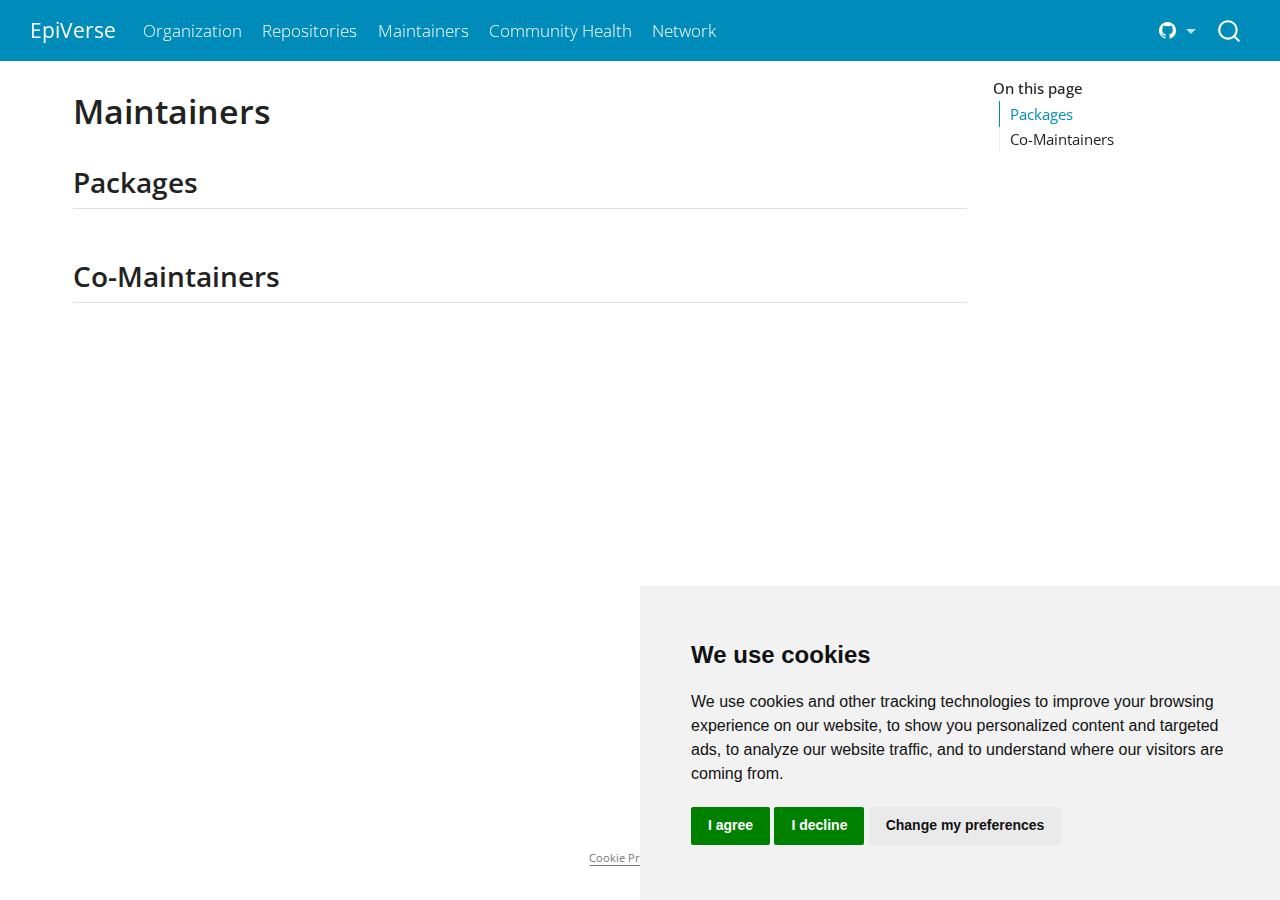
<file: maintainer.html>
<!DOCTYPE html>
<html xmlns="http://www.w3.org/1999/xhtml" lang="en" xml:lang="en"><head>

<meta charset="utf-8">
<meta name="generator" content="quarto-1.7.29">

<meta name="viewport" content="width=device-width, initial-scale=1.0, user-scalable=yes">


<title>Maintainers – EpiVerse</title>
<style>
code{white-space: pre-wrap;}
span.smallcaps{font-variant: small-caps;}
div.columns{display: flex; gap: min(4vw, 1.5em);}
div.column{flex: auto; overflow-x: auto;}
div.hanging-indent{margin-left: 1.5em; text-indent: -1.5em;}
ul.task-list{list-style: none;}
ul.task-list li input[type="checkbox"] {
  width: 0.8em;
  margin: 0 0.8em 0.2em -1em; /* quarto-specific, see https://github.com/quarto-dev/quarto-cli/issues/4556 */ 
  vertical-align: middle;
}
/* CSS for syntax highlighting */
html { -webkit-text-size-adjust: 100%; }
pre > code.sourceCode { white-space: pre; position: relative; }
pre > code.sourceCode > span { display: inline-block; line-height: 1.25; }
pre > code.sourceCode > span:empty { height: 1.2em; }
.sourceCode { overflow: visible; }
code.sourceCode > span { color: inherit; text-decoration: inherit; }
div.sourceCode { margin: 1em 0; }
pre.sourceCode { margin: 0; }
@media screen {
div.sourceCode { overflow: auto; }
}
@media print {
pre > code.sourceCode { white-space: pre-wrap; }
pre > code.sourceCode > span { text-indent: -5em; padding-left: 5em; }
}
pre.numberSource code
  { counter-reset: source-line 0; }
pre.numberSource code > span
  { position: relative; left: -4em; counter-increment: source-line; }
pre.numberSource code > span > a:first-child::before
  { content: counter(source-line);
    position: relative; left: -1em; text-align: right; vertical-align: baseline;
    border: none; display: inline-block;
    -webkit-touch-callout: none; -webkit-user-select: none;
    -khtml-user-select: none; -moz-user-select: none;
    -ms-user-select: none; user-select: none;
    padding: 0 4px; width: 4em;
  }
pre.numberSource { margin-left: 3em;  padding-left: 4px; }
div.sourceCode
  {   }
@media screen {
pre > code.sourceCode > span > a:first-child::before { text-decoration: underline; }
}
</style>


<script src="site_libs/quarto-nav/quarto-nav.js"></script>
<script src="site_libs/quarto-nav/headroom.min.js"></script>
<script src="site_libs/clipboard/clipboard.min.js"></script>
<script src="site_libs/quarto-search/autocomplete.umd.js"></script>
<script src="site_libs/quarto-search/fuse.min.js"></script>
<script src="site_libs/quarto-search/quarto-search.js"></script>
<meta name="quarto:offset" content="./">
<script src="site_libs/cookie-consent/cookie-consent.js"></script>
<link href="site_libs/cookie-consent/cookie-consent.css" rel="stylesheet">
<script src="site_libs/quarto-html/quarto.js" type="module"></script>
<script src="site_libs/quarto-html/tabsets/tabsets.js" type="module"></script>
<script src="site_libs/quarto-html/popper.min.js"></script>
<script src="site_libs/quarto-html/tippy.umd.min.js"></script>
<script src="site_libs/quarto-html/anchor.min.js"></script>
<link href="site_libs/quarto-html/tippy.css" rel="stylesheet">
<link href="site_libs/quarto-html/quarto-syntax-highlighting-0815c480559380816a4d1ea211a47e91.css" rel="stylesheet" id="quarto-text-highlighting-styles">
<script src="site_libs/bootstrap/bootstrap.min.js"></script>
<link href="site_libs/bootstrap/bootstrap-icons.css" rel="stylesheet">
<link href="site_libs/bootstrap/bootstrap-0ed9b2218bc3c0ca11aa8b5eaa996b07.min.css" rel="stylesheet" append-hash="true" id="quarto-bootstrap" data-mode="light">
<script id="quarto-search-options" type="application/json">{
  "location": "navbar",
  "copy-button": false,
  "collapse-after": 3,
  "panel-placement": "end",
  "type": "overlay",
  "limit": 50,
  "keyboard-shortcut": [
    "f",
    "/",
    "s"
  ],
  "show-item-context": false,
  "language": {
    "search-no-results-text": "No results",
    "search-matching-documents-text": "matching documents",
    "search-copy-link-title": "Copy link to search",
    "search-hide-matches-text": "Hide additional matches",
    "search-more-match-text": "more match in this document",
    "search-more-matches-text": "more matches in this document",
    "search-clear-button-title": "Clear",
    "search-text-placeholder": "",
    "search-detached-cancel-button-title": "Cancel",
    "search-submit-button-title": "Submit",
    "search-label": "Search"
  }
}</script>

<script type="text/javascript" charset="UTF-8">
document.addEventListener('DOMContentLoaded', function () {
cookieconsent.run({
  "notice_banner_type":"simple",
  "consent_type":"express",
  "palette":"light",
  "language":"en",
  "page_load_consent_levels":["strictly-necessary"],
  "notice_banner_reject_button_hide":false,
  "preferences_center_close_button_hide":false,
  "website_name":""
  ,
"language":"en"
  });
});
</script> 
  
<script type="module" src="site_libs/quarto-ojs/quarto-ojs-runtime.js"></script>
<link href="site_libs/quarto-ojs/quarto-ojs.css" rel="stylesheet">
<script type="ojs-define">
{"contents":[{"name":"repo_src_in","value":{"package":["ColOpenData","Severity_methods_assessment","cfr","cleanepi","climateR0","epiCo","epichains","epidemics","epinetwork","epiparameter","epiparameterDB","epiparameterDashboard","epishiny","episoap","epiverse","epiversedashboard","etdev","finalsize","iraca","linelist","numberize","packagetemplate","quickfit","readepi","safeframe","sandpaper","scenarios","serofoi","simulist","sivirep","superspreading","tracetheme","vaccineff","varnish","aweek","branchr","contactsim","datacomparator","dibbler","distcrete","earlyR","epicontacts","epicontacts.ui","epicookbook","epiflows","epimaps","epirisk","epitrix","ggpyramid","incidence","incidence.ui","learn","linelist","matchmaker","nomad","occupancy","outbreaker2","projections","recon.ui","reconhub","recontools","rfextras","shinyHelpers","simulacr","tracer","trendbreaker","vimes"],"orgrepo":["epiverse-trace/ColOpenData","CarmenTamayo/Severity_methods_assessment","epiverse-trace/cfr","epiverse-trace/cleanepi","epiverse-trace/climateR0","epiverse-trace/epiCo","epiverse-trace/epichains","epiverse-trace/epidemics","epiverse-trace/epinetwork","epiverse-trace/epiparameter","epiverse-trace/epiparameterDB","epiverse-trace/epiparameterDashboard","epicentre-msf/epishiny","epiverse-trace/episoap","epiverse-trace/epiverse","epiverse-trace/epiversedashboard","epiverse-trace/etdev","epiverse-trace/finalsize","epiverse-trace/iraca","epiverse-trace/linelist","epiverse-trace/numberize","epiverse-trace/packagetemplate","epiverse-trace/quickfit","epiverse-trace/readepi","epiverse-trace/safeframe","carpentries/sandpaper","epiverse-trace/scenarios","epiverse-trace/serofoi","epiverse-trace/simulist","epiverse-trace/sivirep","epiverse-trace/superspreading","epiverse-trace/tracetheme","epiverse-trace/vaccineff","carpentries/varnish","reconhub/aweek","reconhub/branchr","reconhub/contactsim","reconhub/datacomparator","reconhub/dibbler","reconhub/distcrete","reconhub/earlyR","reconhub/epicontacts","reconhub/epicontacts.ui","reconhub/epicookbook","reconhub/epiflows","reconhub/epimaps","reconhub/epirisk","reconhub/epitrix","reconhub/ggpyramid","reconhub/incidence","reconhub/incidence.ui","reconhub/learn","reconhub/linelist","reconhub/matchmaker","reconhub/nomad","reconhub/occupancy","reconhub/outbreaker2","reconhub/projections","reconhub/recon.ui","reconhub/reconhub","reconhub/recontools","reconhub/rfextras","daattali/shinyHelpers","reconhub/simulacr","reconhub/tracer","reconhub/trendbreaker","reconhub/vimes"],"url":["https://github.com/epiverse-trace/ColOpenData","https://github.com/CarmenTamayo/Severity_methods_assessment","https://github.com/epiverse-trace/cfr","https://github.com/epiverse-trace/cleanepi","https://github.com/epiverse-trace/climateR0","https://github.com/epiverse-trace/epiCo","https://github.com/epiverse-trace/epichains","https://github.com/epiverse-trace/epidemics","https://github.com/epiverse-trace/epinetwork","https://github.com/epiverse-trace/epiparameter","https://github.com/epiverse-trace/epiparameterDB","https://github.com/epiverse-trace/epiparameterDashboard","https://github.com/epicentre-msf/epishiny","https://github.com/epiverse-trace/episoap","https://github.com/epiverse-trace/epiverse","https://github.com/epiverse-trace/epiversedashboard","https://github.com/epiverse-trace/etdev","https://github.com/epiverse-trace/finalsize","https://github.com/epiverse-trace/iraca","https://github.com/epiverse-trace/linelist","https://github.com/epiverse-trace/numberize","https://github.com/epiverse-trace/packagetemplate","https://github.com/epiverse-trace/quickfit","https://github.com/epiverse-trace/readepi","https://github.com/epiverse-trace/safeframe","https://github.com/carpentries/sandpaper","https://github.com/epiverse-trace/scenarios","https://github.com/epiverse-trace/serofoi","https://github.com/epiverse-trace/simulist","https://github.com/epiverse-trace/sivirep","https://github.com/epiverse-trace/superspreading","https://github.com/epiverse-trace/tracetheme","https://github.com/epiverse-trace/vaccineff","https://github.com/carpentries/varnish","https://github.com/reconhub/aweek","https://github.com/reconhub/branchr","https://github.com/reconhub/contactsim","https://github.com/reconhub/datacomparator","https://github.com/reconhub/dibbler","https://github.com/reconhub/distcrete","https://github.com/reconhub/earlyR","https://github.com/reconhub/epicontacts","https://github.com/reconhub/epicontacts.ui","https://github.com/reconhub/epicookbook","https://github.com/reconhub/epiflows","https://github.com/reconhub/epimaps","https://github.com/reconhub/epirisk","https://github.com/reconhub/epitrix","https://github.com/reconhub/ggpyramid","https://github.com/reconhub/incidence","https://github.com/reconhub/incidence.ui","https://github.com/reconhub/learn","https://github.com/reconhub/linelist","https://github.com/reconhub/matchmaker","https://github.com/reconhub/nomad","https://github.com/reconhub/occupancy","https://github.com/reconhub/outbreaker2","https://github.com/reconhub/projections","https://github.com/reconhub/recon.ui","https://github.com/reconhub/reconhub","https://github.com/reconhub/recontools","https://github.com/reconhub/rfextras","https://github.com/daattali/shinyHelpers","https://github.com/reconhub/simulacr","https://github.com/reconhub/tracer","https://github.com/reconhub/trendbreaker","https://github.com/reconhub/vimes"]}}]}
</script>


<link rel="stylesheet" href="styles.css">
</head>

<body class="nav-fixed quarto-light">

<div id="quarto-search-results"></div>
  <header id="quarto-header" class="headroom fixed-top">
    <nav class="navbar navbar-expand-lg " data-bs-theme="dark">
      <div class="navbar-container container-fluid">
      <div class="navbar-brand-container mx-auto">
    <a class="navbar-brand" href="./index.html">
    <span class="navbar-title">EpiVerse</span>
    </a>
  </div>
            <div id="quarto-search" class="" title="Search"></div>
          <button class="navbar-toggler" type="button" data-bs-toggle="collapse" data-bs-target="#navbarCollapse" aria-controls="navbarCollapse" role="menu" aria-expanded="false" aria-label="Toggle navigation" onclick="if (window.quartoToggleHeadroom) { window.quartoToggleHeadroom(); }">
  <span class="navbar-toggler-icon"></span>
</button>
          <div class="collapse navbar-collapse" id="navbarCollapse">
            <ul class="navbar-nav navbar-nav-scroll me-auto">
  <li class="nav-item">
    <a class="nav-link" href="./org.html"> 
<span class="menu-text">Organization</span></a>
  </li>  
  <li class="nav-item">
    <a class="nav-link" href="./repo.html"> 
<span class="menu-text">Repositories</span></a>
  </li>  
  <li class="nav-item">
    <a class="nav-link active" href="./maintainer.html" aria-current="page"> 
<span class="menu-text">Maintainers</span></a>
  </li>  
  <li class="nav-item">
    <a class="nav-link" href="./models.html"> 
<span class="menu-text">Community Health</span></a>
  </li>  
  <li class="nav-item">
    <a class="nav-link" href="./network.html"> 
<span class="menu-text">Network</span></a>
  </li>  
</ul>
            <ul class="navbar-nav navbar-nav-scroll ms-auto">
  <li class="nav-item dropdown ">
    <a class="nav-link dropdown-toggle" href="#" id="nav-menu-bi-github" role="link" data-bs-toggle="dropdown" aria-expanded="false">
      <i class="bi bi-github" role="img">
</i> 
 <span class="menu-text"></span>
    </a>
    <ul class="dropdown-menu dropdown-menu-end" aria-labelledby="nav-menu-bi-github">    
        <li>
    <a class="dropdown-item" href="https://github.com/ropensci-review-tools/orgmetrics">
 <span class="dropdown-text">Source Code</span></a>
  </li>  
        <li>
    <a class="dropdown-item" href="https://github.com/ropensci-review-tools/orgmetrics/issues/new">
 <span class="dropdown-text">Request a Feature</span></a>
  </li>  
    </ul>
  </li>
</ul>
          </div> <!-- /navcollapse -->
            <div class="quarto-navbar-tools">
</div>
      </div> <!-- /container-fluid -->
    </nav>
</header>
<!-- content -->
<div id="quarto-content" class="quarto-container page-columns page-rows-contents page-layout-full page-navbar">
<!-- sidebar -->
<!-- margin-sidebar -->
    <div id="quarto-margin-sidebar" class="sidebar margin-sidebar">
        <nav id="TOC" role="doc-toc" class="toc-active">
    <h2 id="toc-title">On this page</h2>
   
  <ul>
  <li><a href="#packages" id="toc-packages" class="nav-link active" data-scroll-target="#packages">Packages</a></li>
  <li><a href="#co-maintainers" id="toc-co-maintainers" class="nav-link" data-scroll-target="#co-maintainers">Co-Maintainers</a></li>
  </ul>
</nav>
    </div>
<!-- main -->
<main class="content column-page-left" id="quarto-document-content">

<header id="title-block-header" class="quarto-title-block default">
<div class="quarto-title">
<h1 class="title">Maintainers</h1>
</div>



<div class="quarto-title-meta column-page-left">

    
  
    
  </div>
  


</header>


<div class="cell">
<div class="sourceCode cell-code hidden" id="cb1" data-startfrom="20" data-source-offset="-25"><pre class="sourceCode js code-with-copy"><code class="sourceCode javascript" style="counter-reset: source-line 19;"><span id="cb1-20"><a href="#cb1-20" aria-hidden="true" tabindex="-1"></a>repo_src <span class="op">=</span> {</span>
<span id="cb1-21"><a href="#cb1-21" aria-hidden="true" tabindex="-1"></a>    <span class="cf">return</span> <span class="fu">transpose</span>(repo_src_in)<span class="op">.</span><span class="fu">map</span>(row <span class="kw">=&gt;</span> ({</span>
<span id="cb1-22"><a href="#cb1-22" aria-hidden="true" tabindex="-1"></a>        <span class="op">...</span>row<span class="op">,</span></span>
<span id="cb1-23"><a href="#cb1-23" aria-hidden="true" tabindex="-1"></a>    }))<span class="op">;</span></span>
<span id="cb1-24"><a href="#cb1-24" aria-hidden="true" tabindex="-1"></a>}</span>
<span id="cb1-25"><a href="#cb1-25" aria-hidden="true" tabindex="-1"></a>json_data <span class="op">=</span> <span class="fu">FileAttachment</span>(<span class="st">"results-json-data.json"</span>)<span class="op">.</span><span class="fu">json</span>()<span class="op">;</span></span>
<span id="cb1-26"><a href="#cb1-26" aria-hidden="true" tabindex="-1"></a>maintainer_pkgs <span class="op">=</span> json_data[<span class="st">'maintainer_pkgs'</span>]<span class="op">;</span></span>
<span id="cb1-27"><a href="#cb1-27" aria-hidden="true" tabindex="-1"></a>comaintainers <span class="op">=</span> json_data[<span class="st">'comaintainers'</span>]<span class="op">;</span></span>
<span id="cb1-28"><a href="#cb1-28" aria-hidden="true" tabindex="-1"></a>maintainers <span class="op">=</span> <span class="bu">Object</span><span class="op">.</span><span class="fu">keys</span>(maintainer_pkgs)<span class="op">;</span></span></code><button title="Copy to Clipboard" class="code-copy-button"><i class="bi"></i></button></pre></div>
<div class="cell-output cell-output-display">
<div>
<div id="ojs-cell-1-1" data-nodetype="declaration">

</div>
</div>
</div>
<div class="cell-output cell-output-display">
<div>
<div id="ojs-cell-1-2" data-nodetype="declaration">

</div>
</div>
</div>
<div class="cell-output cell-output-display">
<div>
<div id="ojs-cell-1-3" data-nodetype="declaration">

</div>
</div>
</div>
<div class="cell-output cell-output-display">
<div>
<div id="ojs-cell-1-4" data-nodetype="declaration">

</div>
</div>
</div>
<div class="cell-output cell-output-display">
<div>
<div id="ojs-cell-1-5" data-nodetype="declaration">

</div>
</div>
</div>
</div>
<!---- break --->
<div class="cell">
<div class="sourceCode cell-code hidden" id="cb2" data-startfrom="34" data-source-offset="-0"><pre class="sourceCode js code-with-copy"><code class="sourceCode javascript" style="counter-reset: source-line 33;"><span id="cb2-34"><a href="#cb2-34" aria-hidden="true" tabindex="-1"></a>maintainerSet <span class="op">=</span> localStorage<span class="op">.</span><span class="fu">getItem</span>(<span class="st">"orgmetricsMaintainer"</span>) <span class="op">||</span> maintainers[<span class="dv">0</span>]<span class="op">;</span></span>
<span id="cb2-35"><a href="#cb2-35" aria-hidden="true" tabindex="-1"></a>viewof maintainer <span class="op">=</span> Inputs<span class="op">.</span><span class="fu">select</span>(</span>
<span id="cb2-36"><a href="#cb2-36" aria-hidden="true" tabindex="-1"></a>    maintainers<span class="op">,</span></span>
<span id="cb2-37"><a href="#cb2-37" aria-hidden="true" tabindex="-1"></a>    {</span>
<span id="cb2-38"><a href="#cb2-38" aria-hidden="true" tabindex="-1"></a>        <span class="dt">multiple</span><span class="op">:</span> <span class="kw">false</span><span class="op">,</span></span>
<span id="cb2-39"><a href="#cb2-39" aria-hidden="true" tabindex="-1"></a>        <span class="dt">value</span><span class="op">:</span> maintainerSet<span class="op">,</span></span>
<span id="cb2-40"><a href="#cb2-40" aria-hidden="true" tabindex="-1"></a>        <span class="dt">label</span><span class="op">:</span> htl<span class="op">.</span><span class="fu">html</span><span class="vs">`&lt;b&gt;Maintainer:&lt;/b&gt;`</span></span>
<span id="cb2-41"><a href="#cb2-41" aria-hidden="true" tabindex="-1"></a>    }</span>
<span id="cb2-42"><a href="#cb2-42" aria-hidden="true" tabindex="-1"></a>)</span>
<span id="cb2-43"><a href="#cb2-43" aria-hidden="true" tabindex="-1"></a>s <span class="op">=</span> localStorage<span class="op">.</span><span class="fu">setItem</span>(<span class="st">"orgmetricsMaintainer"</span><span class="op">,</span> maintainer<span class="op">.</span><span class="fu">toString</span>())<span class="op">;</span></span></code><button title="Copy to Clipboard" class="code-copy-button"><i class="bi"></i></button></pre></div>
<div class="cell-output cell-output-display">
<div>
<div id="ojs-cell-2-1" data-nodetype="declaration">

</div>
</div>
</div>
<div class="cell-output cell-output-display">
<div>
<div id="ojs-cell-2-2" data-nodetype="declaration">

</div>
</div>
</div>
<div class="cell-output cell-output-display">
<div>
<div id="ojs-cell-2-3" data-nodetype="declaration">

</div>
</div>
</div>
</div>
<!---- break --->
<div class="cell">
<div class="sourceCode cell-code hidden" id="cb3" data-startfrom="49" data-source-offset="-0"><pre class="sourceCode js code-with-copy"><code class="sourceCode javascript" style="counter-reset: source-line 48;"><span id="cb3-49"><a href="#cb3-49" aria-hidden="true" tabindex="-1"></a>these_pkgs <span class="op">=</span> maintainer_pkgs[maintainer] <span class="op">||</span> <span class="kw">null</span><span class="op">;</span></span>
<span id="cb3-50"><a href="#cb3-50" aria-hidden="true" tabindex="-1"></a></span>
<span id="cb3-51"><a href="#cb3-51" aria-hidden="true" tabindex="-1"></a>these_pkgs_list <span class="op">=</span> these_pkgs <span class="op">?</span></span>
<span id="cb3-52"><a href="#cb3-52" aria-hidden="true" tabindex="-1"></a>these_pkgs<span class="op">.</span><span class="fu">map</span>(i <span class="kw">=&gt;</span> {</span>
<span id="cb3-53"><a href="#cb3-53" aria-hidden="true" tabindex="-1"></a>    <span class="kw">const</span> url <span class="op">=</span> (repo_src<span class="op">.</span><span class="fu">filter</span>(<span class="kw">function</span>(r) {</span>
<span id="cb3-54"><a href="#cb3-54" aria-hidden="true" tabindex="-1"></a>        <span class="cf">return</span> r<span class="op">.</span><span class="at">package</span> <span class="op">===</span> i</span>
<span id="cb3-55"><a href="#cb3-55" aria-hidden="true" tabindex="-1"></a>    }<span class="op">,</span> i)[<span class="dv">0</span>] <span class="op">||</span> {})<span class="op">.</span><span class="at">url</span> <span class="op">||</span> <span class="kw">null</span><span class="op">;</span></span>
<span id="cb3-56"><a href="#cb3-56" aria-hidden="true" tabindex="-1"></a>    <span class="cf">return</span> htl<span class="op">.</span><span class="fu">html</span><span class="vs">`</span></span>
<span id="cb3-57"><a href="#cb3-57" aria-hidden="true" tabindex="-1"></a><span class="vs">&lt;li&gt;</span></span>
<span id="cb3-58"><a href="#cb3-58" aria-hidden="true" tabindex="-1"></a><span class="vs">&lt;div onclick=</span><span class="sc">${</span>() <span class="kw">=&gt;</span> localStorage<span class="op">.</span><span class="fu">setItem</span>(<span class="st">'orgmetricsRepo'</span><span class="op">,</span> i)<span class="sc">}</span><span class="vs">&gt;</span></span>
<span id="cb3-59"><a href="#cb3-59" aria-hidden="true" tabindex="-1"></a><span class="vs">&lt;a href="/repometrics-demo/repo.html"&gt;</span><span class="sc">${</span>i<span class="sc">}</span><span class="vs">&lt;/a&gt;</span></span>
<span id="cb3-60"><a href="#cb3-60" aria-hidden="true" tabindex="-1"></a><span class="vs">&lt;/div&gt;</span></span>
<span id="cb3-61"><a href="#cb3-61" aria-hidden="true" tabindex="-1"></a><span class="vs">&lt;/li&gt;`</span></span>
<span id="cb3-62"><a href="#cb3-62" aria-hidden="true" tabindex="-1"></a>}) <span class="op">:</span> htl<span class="op">.</span><span class="fu">html</span><span class="vs">`&lt;li&gt;No packages listed&lt;/li&gt;`</span><span class="op">;</span></span>
<span id="cb3-63"><a href="#cb3-63" aria-hidden="true" tabindex="-1"></a></span>
<span id="cb3-64"><a href="#cb3-64" aria-hidden="true" tabindex="-1"></a>these_cos <span class="op">=</span> comaintainers[maintainer] <span class="op">||</span> <span class="kw">null</span></span>
<span id="cb3-65"><a href="#cb3-65" aria-hidden="true" tabindex="-1"></a>these_cos_list <span class="op">=</span> these_cos <span class="op">?</span></span>
<span id="cb3-66"><a href="#cb3-66" aria-hidden="true" tabindex="-1"></a>these_cos<span class="op">.</span><span class="fu">map</span>(i <span class="kw">=&gt;</span> htl<span class="op">.</span><span class="fu">html</span><span class="vs">`</span></span>
<span id="cb3-67"><a href="#cb3-67" aria-hidden="true" tabindex="-1"></a><span class="vs">&lt;li&gt;&lt;a href="https://github.com/</span><span class="sc">${</span>i<span class="sc">}</span><span class="vs">" target="_blank"&gt;</span><span class="sc">${</span>i<span class="sc">}</span><span class="vs">&lt;/a&gt;&lt;/li&gt;</span></span>
<span id="cb3-68"><a href="#cb3-68" aria-hidden="true" tabindex="-1"></a><span class="vs">`</span>) <span class="op">:</span> htl<span class="op">.</span><span class="fu">html</span><span class="vs">`&lt;li&gt;No co-maintainers&lt;/li&gt;`</span><span class="op">;</span></span></code><button title="Copy to Clipboard" class="code-copy-button"><i class="bi"></i></button></pre></div>
<div class="cell-output cell-output-display">
<div>
<div id="ojs-cell-3-1" data-nodetype="declaration">

</div>
</div>
</div>
<div class="cell-output cell-output-display">
<div>
<div id="ojs-cell-3-2" data-nodetype="declaration">

</div>
</div>
</div>
<div class="cell-output cell-output-display">
<div>
<div id="ojs-cell-3-3" data-nodetype="declaration">

</div>
</div>
</div>
<div class="cell-output cell-output-display">
<div>
<div id="ojs-cell-3-4" data-nodetype="declaration">

</div>
</div>
</div>
</div>
<section id="packages" class="level2">
<h2 class="anchored" data-anchor-id="packages">Packages</h2>
<div class="cell">
<div class="sourceCode cell-code hidden" id="cb4" data-startfrom="73" data-source-offset="0"><pre class="sourceCode js code-with-copy"><code class="sourceCode javascript" style="counter-reset: source-line 72;"><span id="cb4-73"><a href="#cb4-73" aria-hidden="true" tabindex="-1"></a>htl<span class="op">.</span><span class="fu">html</span><span class="vs">`&lt;ul&gt;</span><span class="sc">${</span>these_pkgs_list<span class="sc">}</span><span class="vs">&lt;/ul&gt;`</span></span></code><button title="Copy to Clipboard" class="code-copy-button"><i class="bi"></i></button></pre></div>
<div class="cell-output cell-output-display">
<div id="ojs-cell-4" data-nodetype="expression">

</div>
</div>
</div>
</section>
<section id="co-maintainers" class="level2">
<h2 class="anchored" data-anchor-id="co-maintainers">Co-Maintainers</h2>
<div class="cell">
<div class="sourceCode cell-code hidden" id="cb5" data-startfrom="80" data-source-offset="0"><pre class="sourceCode js code-with-copy"><code class="sourceCode javascript" style="counter-reset: source-line 79;"><span id="cb5-80"><a href="#cb5-80" aria-hidden="true" tabindex="-1"></a>htl<span class="op">.</span><span class="fu">html</span><span class="vs">`&lt;ul&gt;</span><span class="sc">${</span>these_cos_list<span class="sc">}</span><span class="vs">&lt;/ul&gt;`</span></span></code><button title="Copy to Clipboard" class="code-copy-button"><i class="bi"></i></button></pre></div>
<div class="cell-output cell-output-display">
<div id="ojs-cell-5" data-nodetype="expression">

</div>
</div>
</div>


</section>

</main> <!-- /main -->
<script type="ojs-module-contents">
[base64]/[base64]
</script>
<script type="module">
if (window.location.protocol === "file:") { alert("The OJS runtime does not work with file:// URLs. Please use a web server to view this document."); }
window._ojs.paths.runtimeToDoc = "../..";
window._ojs.paths.runtimeToRoot = "../..";
window._ojs.paths.docToRoot = "";
window._ojs.selfContained = false;
window._ojs.runtime.interpretFromScriptTags();
</script>
<script id="quarto-html-after-body" type="application/javascript">
  window.document.addEventListener("DOMContentLoaded", function (event) {
    const icon = "";
    const anchorJS = new window.AnchorJS();
    anchorJS.options = {
      placement: 'right',
      icon: icon
    };
    anchorJS.add('.anchored');
    const isCodeAnnotation = (el) => {
      for (const clz of el.classList) {
        if (clz.startsWith('code-annotation-')) {                     
          return true;
        }
      }
      return false;
    }
    const onCopySuccess = function(e) {
      // button target
      const button = e.trigger;
      // don't keep focus
      button.blur();
      // flash "checked"
      button.classList.add('code-copy-button-checked');
      var currentTitle = button.getAttribute("title");
      button.setAttribute("title", "Copied!");
      let tooltip;
      if (window.bootstrap) {
        button.setAttribute("data-bs-toggle", "tooltip");
        button.setAttribute("data-bs-placement", "left");
        button.setAttribute("data-bs-title", "Copied!");
        tooltip = new bootstrap.Tooltip(button, 
          { trigger: "manual", 
            customClass: "code-copy-button-tooltip",
            offset: [0, -8]});
        tooltip.show();    
      }
      setTimeout(function() {
        if (tooltip) {
          tooltip.hide();
          button.removeAttribute("data-bs-title");
          button.removeAttribute("data-bs-toggle");
          button.removeAttribute("data-bs-placement");
        }
        button.setAttribute("title", currentTitle);
        button.classList.remove('code-copy-button-checked');
      }, 1000);
      // clear code selection
      e.clearSelection();
    }
    const getTextToCopy = function(trigger) {
        const codeEl = trigger.previousElementSibling.cloneNode(true);
        for (const childEl of codeEl.children) {
          if (isCodeAnnotation(childEl)) {
            childEl.remove();
          }
        }
        return codeEl.innerText;
    }
    const clipboard = new window.ClipboardJS('.code-copy-button:not([data-in-quarto-modal])', {
      text: getTextToCopy
    });
    clipboard.on('success', onCopySuccess);
    if (window.document.getElementById('quarto-embedded-source-code-modal')) {
      const clipboardModal = new window.ClipboardJS('.code-copy-button[data-in-quarto-modal]', {
        text: getTextToCopy,
        container: window.document.getElementById('quarto-embedded-source-code-modal')
      });
      clipboardModal.on('success', onCopySuccess);
    }
      var localhostRegex = new RegExp(/^(?:http|https):\/\/localhost\:?[0-9]*\//);
      var mailtoRegex = new RegExp(/^mailto:/);
        var filterRegex = new RegExp("https:\/\/ropensci-review-tools\.github\.io\/repometrics-demo\/");
      var isInternal = (href) => {
          return filterRegex.test(href) || localhostRegex.test(href) || mailtoRegex.test(href);
      }
      // Inspect non-navigation links and adorn them if external
     var links = window.document.querySelectorAll('a[href]:not(.nav-link):not(.navbar-brand):not(.toc-action):not(.sidebar-link):not(.sidebar-item-toggle):not(.pagination-link):not(.no-external):not([aria-hidden]):not(.dropdown-item):not(.quarto-navigation-tool):not(.about-link)');
      for (var i=0; i<links.length; i++) {
        const link = links[i];
        if (!isInternal(link.href)) {
          // undo the damage that might have been done by quarto-nav.js in the case of
          // links that we want to consider external
          if (link.dataset.originalHref !== undefined) {
            link.href = link.dataset.originalHref;
          }
        }
      }
    function tippyHover(el, contentFn, onTriggerFn, onUntriggerFn) {
      const config = {
        allowHTML: true,
        maxWidth: 500,
        delay: 100,
        arrow: false,
        appendTo: function(el) {
            return el.parentElement;
        },
        interactive: true,
        interactiveBorder: 10,
        theme: 'quarto',
        placement: 'bottom-start',
      };
      if (contentFn) {
        config.content = contentFn;
      }
      if (onTriggerFn) {
        config.onTrigger = onTriggerFn;
      }
      if (onUntriggerFn) {
        config.onUntrigger = onUntriggerFn;
      }
      window.tippy(el, config); 
    }
    const noterefs = window.document.querySelectorAll('a[role="doc-noteref"]');
    for (var i=0; i<noterefs.length; i++) {
      const ref = noterefs[i];
      tippyHover(ref, function() {
        // use id or data attribute instead here
        let href = ref.getAttribute('data-footnote-href') || ref.getAttribute('href');
        try { href = new URL(href).hash; } catch {}
        const id = href.replace(/^#\/?/, "");
        const note = window.document.getElementById(id);
        if (note) {
          return note.innerHTML;
        } else {
          return "";
        }
      });
    }
    const xrefs = window.document.querySelectorAll('a.quarto-xref');
    const processXRef = (id, note) => {
      // Strip column container classes
      const stripColumnClz = (el) => {
        el.classList.remove("page-full", "page-columns");
        if (el.children) {
          for (const child of el.children) {
            stripColumnClz(child);
          }
        }
      }
      stripColumnClz(note)
      if (id === null || id.startsWith('sec-')) {
        // Special case sections, only their first couple elements
        const container = document.createElement("div");
        if (note.children && note.children.length > 2) {
          container.appendChild(note.children[0].cloneNode(true));
          for (let i = 1; i < note.children.length; i++) {
            const child = note.children[i];
            if (child.tagName === "P" && child.innerText === "") {
              continue;
            } else {
              container.appendChild(child.cloneNode(true));
              break;
            }
          }
          if (window.Quarto?.typesetMath) {
            window.Quarto.typesetMath(container);
          }
          return container.innerHTML
        } else {
          if (window.Quarto?.typesetMath) {
            window.Quarto.typesetMath(note);
          }
          return note.innerHTML;
        }
      } else {
        // Remove any anchor links if they are present
        const anchorLink = note.querySelector('a.anchorjs-link');
        if (anchorLink) {
          anchorLink.remove();
        }
        if (window.Quarto?.typesetMath) {
          window.Quarto.typesetMath(note);
        }
        if (note.classList.contains("callout")) {
          return note.outerHTML;
        } else {
          return note.innerHTML;
        }
      }
    }
    for (var i=0; i<xrefs.length; i++) {
      const xref = xrefs[i];
      tippyHover(xref, undefined, function(instance) {
        instance.disable();
        let url = xref.getAttribute('href');
        let hash = undefined; 
        if (url.startsWith('#')) {
          hash = url;
        } else {
          try { hash = new URL(url).hash; } catch {}
        }
        if (hash) {
          const id = hash.replace(/^#\/?/, "");
          const note = window.document.getElementById(id);
          if (note !== null) {
            try {
              const html = processXRef(id, note.cloneNode(true));
              instance.setContent(html);
            } finally {
              instance.enable();
              instance.show();
            }
          } else {
            // See if we can fetch this
            fetch(url.split('#')[0])
            .then(res => res.text())
            .then(html => {
              const parser = new DOMParser();
              const htmlDoc = parser.parseFromString(html, "text/html");
              const note = htmlDoc.getElementById(id);
              if (note !== null) {
                const html = processXRef(id, note);
                instance.setContent(html);
              } 
            }).finally(() => {
              instance.enable();
              instance.show();
            });
          }
        } else {
          // See if we can fetch a full url (with no hash to target)
          // This is a special case and we should probably do some content thinning / targeting
          fetch(url)
          .then(res => res.text())
          .then(html => {
            const parser = new DOMParser();
            const htmlDoc = parser.parseFromString(html, "text/html");
            const note = htmlDoc.querySelector('main.content');
            if (note !== null) {
              // This should only happen for chapter cross references
              // (since there is no id in the URL)
              // remove the first header
              if (note.children.length > 0 && note.children[0].tagName === "HEADER") {
                note.children[0].remove();
              }
              const html = processXRef(null, note);
              instance.setContent(html);
            } 
          }).finally(() => {
            instance.enable();
            instance.show();
          });
        }
      }, function(instance) {
      });
    }
        let selectedAnnoteEl;
        const selectorForAnnotation = ( cell, annotation) => {
          let cellAttr = 'data-code-cell="' + cell + '"';
          let lineAttr = 'data-code-annotation="' +  annotation + '"';
          const selector = 'span[' + cellAttr + '][' + lineAttr + ']';
          return selector;
        }
        const selectCodeLines = (annoteEl) => {
          const doc = window.document;
          const targetCell = annoteEl.getAttribute("data-target-cell");
          const targetAnnotation = annoteEl.getAttribute("data-target-annotation");
          const annoteSpan = window.document.querySelector(selectorForAnnotation(targetCell, targetAnnotation));
          const lines = annoteSpan.getAttribute("data-code-lines").split(",");
          const lineIds = lines.map((line) => {
            return targetCell + "-" + line;
          })
          let top = null;
          let height = null;
          let parent = null;
          if (lineIds.length > 0) {
              //compute the position of the single el (top and bottom and make a div)
              const el = window.document.getElementById(lineIds[0]);
              top = el.offsetTop;
              height = el.offsetHeight;
              parent = el.parentElement.parentElement;
            if (lineIds.length > 1) {
              const lastEl = window.document.getElementById(lineIds[lineIds.length - 1]);
              const bottom = lastEl.offsetTop + lastEl.offsetHeight;
              height = bottom - top;
            }
            if (top !== null && height !== null && parent !== null) {
              // cook up a div (if necessary) and position it 
              let div = window.document.getElementById("code-annotation-line-highlight");
              if (div === null) {
                div = window.document.createElement("div");
                div.setAttribute("id", "code-annotation-line-highlight");
                div.style.position = 'absolute';
                parent.appendChild(div);
              }
              div.style.top = top - 2 + "px";
              div.style.height = height + 4 + "px";
              div.style.left = 0;
              let gutterDiv = window.document.getElementById("code-annotation-line-highlight-gutter");
              if (gutterDiv === null) {
                gutterDiv = window.document.createElement("div");
                gutterDiv.setAttribute("id", "code-annotation-line-highlight-gutter");
                gutterDiv.style.position = 'absolute';
                const codeCell = window.document.getElementById(targetCell);
                const gutter = codeCell.querySelector('.code-annotation-gutter');
                gutter.appendChild(gutterDiv);
              }
              gutterDiv.style.top = top - 2 + "px";
              gutterDiv.style.height = height + 4 + "px";
            }
            selectedAnnoteEl = annoteEl;
          }
        };
        const unselectCodeLines = () => {
          const elementsIds = ["code-annotation-line-highlight", "code-annotation-line-highlight-gutter"];
          elementsIds.forEach((elId) => {
            const div = window.document.getElementById(elId);
            if (div) {
              div.remove();
            }
          });
          selectedAnnoteEl = undefined;
        };
          // Handle positioning of the toggle
      window.addEventListener(
        "resize",
        throttle(() => {
          elRect = undefined;
          if (selectedAnnoteEl) {
            selectCodeLines(selectedAnnoteEl);
          }
        }, 10)
      );
      function throttle(fn, ms) {
      let throttle = false;
      let timer;
        return (...args) => {
          if(!throttle) { // first call gets through
              fn.apply(this, args);
              throttle = true;
          } else { // all the others get throttled
              if(timer) clearTimeout(timer); // cancel #2
              timer = setTimeout(() => {
                fn.apply(this, args);
                timer = throttle = false;
              }, ms);
          }
        };
      }
        // Attach click handler to the DT
        const annoteDls = window.document.querySelectorAll('dt[data-target-cell]');
        for (const annoteDlNode of annoteDls) {
          annoteDlNode.addEventListener('click', (event) => {
            const clickedEl = event.target;
            if (clickedEl !== selectedAnnoteEl) {
              unselectCodeLines();
              const activeEl = window.document.querySelector('dt[data-target-cell].code-annotation-active');
              if (activeEl) {
                activeEl.classList.remove('code-annotation-active');
              }
              selectCodeLines(clickedEl);
              clickedEl.classList.add('code-annotation-active');
            } else {
              // Unselect the line
              unselectCodeLines();
              clickedEl.classList.remove('code-annotation-active');
            }
          });
        }
    const findCites = (el) => {
      const parentEl = el.parentElement;
      if (parentEl) {
        const cites = parentEl.dataset.cites;
        if (cites) {
          return {
            el,
            cites: cites.split(' ')
          };
        } else {
          return findCites(el.parentElement)
        }
      } else {
        return undefined;
      }
    };
    var bibliorefs = window.document.querySelectorAll('a[role="doc-biblioref"]');
    for (var i=0; i<bibliorefs.length; i++) {
      const ref = bibliorefs[i];
      const citeInfo = findCites(ref);
      if (citeInfo) {
        tippyHover(citeInfo.el, function() {
          var popup = window.document.createElement('div');
          citeInfo.cites.forEach(function(cite) {
            var citeDiv = window.document.createElement('div');
            citeDiv.classList.add('hanging-indent');
            citeDiv.classList.add('csl-entry');
            var biblioDiv = window.document.getElementById('ref-' + cite);
            if (biblioDiv) {
              citeDiv.innerHTML = biblioDiv.innerHTML;
            }
            popup.appendChild(citeDiv);
          });
          return popup.innerHTML;
        });
      }
    }
  });
  </script>
</div> <!-- /content -->
<footer class="footer">
  <div class="nav-footer">
    <div class="nav-footer-left">
      &nbsp;
    </div>   
    <div class="nav-footer-center">

<div class="cookie-consent-footer"><a href="#" id="open_preferences_center">Cookie Preferences</a></div></div>
    <div class="nav-footer-right">
      &nbsp;
    </div>
  </div>
</footer>




</body></html>
</file>
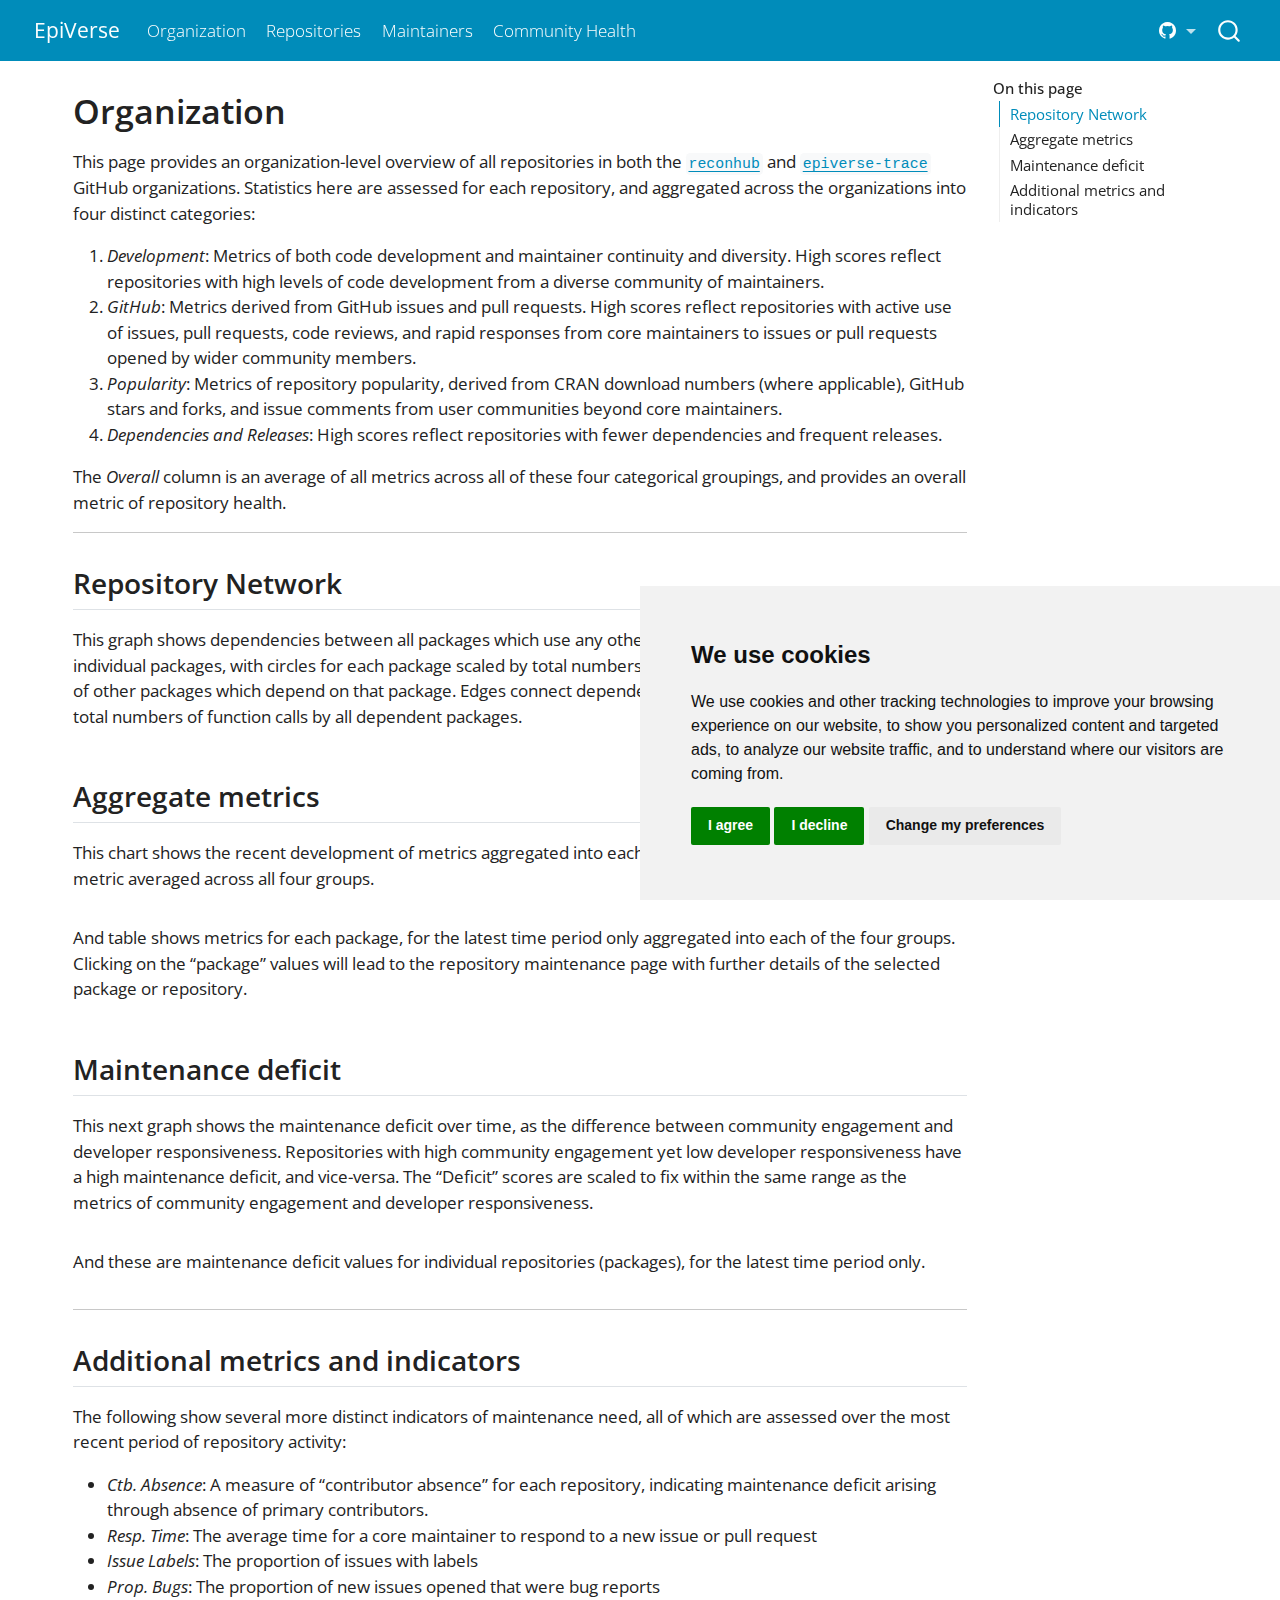
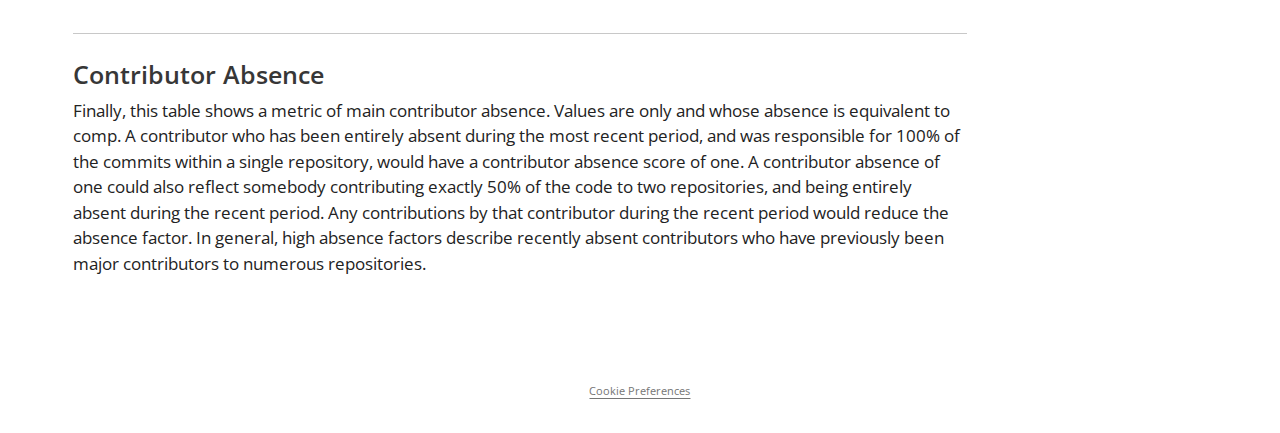
<file: org.html>
<!DOCTYPE html>
<html xmlns="http://www.w3.org/1999/xhtml" lang="en" xml:lang="en"><head>

<meta charset="utf-8">
<meta name="generator" content="quarto-1.8.17">

<meta name="viewport" content="width=device-width, initial-scale=1.0, user-scalable=yes">


<title>Organization – EpiVerse</title>
<style>
code{white-space: pre-wrap;}
span.smallcaps{font-variant: small-caps;}
div.columns{display: flex; gap: min(4vw, 1.5em);}
div.column{flex: auto; overflow-x: auto;}
div.hanging-indent{margin-left: 1.5em; text-indent: -1.5em;}
ul.task-list{list-style: none;}
ul.task-list li input[type="checkbox"] {
  width: 0.8em;
  margin: 0 0.8em 0.2em -1em; /* quarto-specific, see https://github.com/quarto-dev/quarto-cli/issues/4556 */ 
  vertical-align: middle;
}
/* CSS for syntax highlighting */
html { -webkit-text-size-adjust: 100%; }
pre > code.sourceCode { white-space: pre; position: relative; }
pre > code.sourceCode > span { display: inline-block; line-height: 1.25; }
pre > code.sourceCode > span:empty { height: 1.2em; }
.sourceCode { overflow: visible; }
code.sourceCode > span { color: inherit; text-decoration: inherit; }
div.sourceCode { margin: 1em 0; }
pre.sourceCode { margin: 0; }
@media screen {
div.sourceCode { overflow: auto; }
}
@media print {
pre > code.sourceCode { white-space: pre-wrap; }
pre > code.sourceCode > span { text-indent: -5em; padding-left: 5em; }
}
pre.numberSource code
  { counter-reset: source-line 0; }
pre.numberSource code > span
  { position: relative; left: -4em; counter-increment: source-line; }
pre.numberSource code > span > a:first-child::before
  { content: counter(source-line);
    position: relative; left: -1em; text-align: right; vertical-align: baseline;
    border: none; display: inline-block;
    -webkit-touch-callout: none; -webkit-user-select: none;
    -khtml-user-select: none; -moz-user-select: none;
    -ms-user-select: none; user-select: none;
    padding: 0 4px; width: 4em;
  }
pre.numberSource { margin-left: 3em;  padding-left: 4px; }
div.sourceCode
  {   }
@media screen {
pre > code.sourceCode > span > a:first-child::before { text-decoration: underline; }
}
</style>


<script src="site_libs/quarto-nav/quarto-nav.js"></script>
<script src="site_libs/quarto-nav/headroom.min.js"></script>
<script src="site_libs/clipboard/clipboard.min.js"></script>
<script src="site_libs/quarto-search/autocomplete.umd.js"></script>
<script src="site_libs/quarto-search/fuse.min.js"></script>
<script src="site_libs/quarto-search/quarto-search.js"></script>
<meta name="quarto:offset" content="./">
<script src="site_libs/cookie-consent/cookie-consent.js"></script>
<link href="site_libs/cookie-consent/cookie-consent.css" rel="stylesheet">
<script src="site_libs/quarto-html/quarto.js" type="module"></script>
<script src="site_libs/quarto-html/tabsets/tabsets.js" type="module"></script>
<script src="site_libs/quarto-html/axe/axe-check.js" type="module"></script>
<script src="site_libs/quarto-html/popper.min.js"></script>
<script src="site_libs/quarto-html/tippy.umd.min.js"></script>
<script src="site_libs/quarto-html/anchor.min.js"></script>
<link href="site_libs/quarto-html/tippy.css" rel="stylesheet">
<link href="site_libs/quarto-html/quarto-syntax-highlighting-c2d8198b7f72dec16de60f0cb3fab69f.css" rel="stylesheet" id="quarto-text-highlighting-styles">
<script src="site_libs/bootstrap/bootstrap.min.js"></script>
<link href="site_libs/bootstrap/bootstrap-icons.css" rel="stylesheet">
<link href="site_libs/bootstrap/bootstrap-fc5aba4e762cf595858ca40310475f57.min.css" rel="stylesheet" append-hash="true" id="quarto-bootstrap" data-mode="light">
<script id="quarto-search-options" type="application/json">{
  "location": "navbar",
  "copy-button": false,
  "collapse-after": 3,
  "panel-placement": "end",
  "type": "overlay",
  "limit": 50,
  "keyboard-shortcut": [
    "f",
    "/",
    "s"
  ],
  "show-item-context": false,
  "language": {
    "search-no-results-text": "No results",
    "search-matching-documents-text": "matching documents",
    "search-copy-link-title": "Copy link to search",
    "search-hide-matches-text": "Hide additional matches",
    "search-more-match-text": "more match in this document",
    "search-more-matches-text": "more matches in this document",
    "search-clear-button-title": "Clear",
    "search-text-placeholder": "",
    "search-detached-cancel-button-title": "Cancel",
    "search-submit-button-title": "Submit",
    "search-label": "Search"
  }
}</script>

<script type="text/javascript" charset="UTF-8">
document.addEventListener('DOMContentLoaded', function () {
cookieconsent.run({
  "notice_banner_type":"simple",
  "consent_type":"express",
  "palette":"light",
  "language":"en",
  "page_load_consent_levels":["strictly-necessary"],
  "notice_banner_reject_button_hide":false,
  "preferences_center_close_button_hide":false,
  "website_name":""
  ,
"language":"en"
  });
});
</script> 
  
<script type="module" src="site_libs/quarto-ojs/quarto-ojs-runtime.js"></script>
<link href="site_libs/quarto-ojs/quarto-ojs.css" rel="stylesheet">
<script type="ojs-define">
{"contents":[{"name":"nodes_in","value":{"id":["distcrete","outbreaks","epiparameterDB","socialmixr","linelist","incidence","epiparameter","fitdistrplus","finalsize","epidemics","EpiEstim","matchmaker","numberize","epicontacts","varnish","cfr","aweek","branchr","epitrix","projections","trending","trendeval","reportfactory","primarycensored","vaccineff","epiCo","superspreading","scenarios","quickfit","cleanepi","epichains","simulist","sandpaper","epiverse","outbreaker2","vimes","dibbler","contactsim","tracer","incidence.ui","epicontacts.ui","recon.ui","reconhub","earlyR","epimaps","epiflows","simulacr","datacomparator","occupancy","trendbreaker","rfextras","i2extras","EpiLPS","epidist","epireview"],"size":[12,19,2,3,4,13,3,5,3,2,5,2,2,11,2,2,2,2,5,4,3,2,2,2,1,1,1,1,1,1,1,1,1,1,1,1,1,1,1,1,1,1,1,1,1,1,1,1,1,1,1,1,1,1,1]}}]}
</script>
<script type="ojs-define">
{"contents":[{"name":"edges_in","value":{"source":["cfr","linelist","epiparameter","epiparameter","finalsize","vaccineff","epiCo","superspreading","superspreading","scenarios","scenarios","epidemics","epidemics","epidemics","quickfit","cleanepi","cleanepi","cleanepi","epichains","simulist","simulist","sandpaper","epiverse","outbreaker2","incidence","incidence","vimes","vimes","vimes","dibbler","dibbler","epicontacts","contactsim","contactsim","contactsim","tracer","tracer","tracer","incidence.ui","incidence.ui","epicontacts.ui","epicontacts.ui","recon.ui","reconhub","reconhub","reconhub","projections","projections","projections","projections","epitrix","epitrix","epitrix","earlyR","earlyR","earlyR","earlyR","earlyR","epimaps","epimaps","epiflows","epiflows","linelist","simulacr","simulacr","simulacr","datacomparator","occupancy","occupancy","occupancy","trendbreaker","trendbreaker","trendbreaker","rfextras","outbreaks","trending","i2extras","trendeval","trendeval","EpiEstim","EpiEstim","EpiEstim","EpiEstim","EpiEstim","EpiLPS","epidist","epireview","primarycensored"],"target":["distcrete","outbreaks","distcrete","epiparameterDB","socialmixr","linelist","incidence","epiparameter","fitdistrplus","finalsize","epidemics","EpiEstim","finalsize","socialmixr","fitdistrplus","linelist","matchmaker","numberize","epicontacts","epiparameter","epicontacts","varnish","cfr","epicontacts","aweek","outbreaks","distcrete","branchr","incidence","epicontacts","outbreaks","outbreaks","epicontacts","distcrete","incidence","epicontacts","distcrete","outbreaks","incidence","outbreaks","epicontacts","outbreaks","outbreaks","epicontacts","outbreaks","incidence","incidence","outbreaks","distcrete","EpiEstim","distcrete","outbreaks","incidence","distcrete","EpiEstim","epitrix","incidence","projections","incidence","outbreaks","epicontacts","outbreaks","outbreaks","epicontacts","distcrete","epitrix","linelist","projections","incidence","distcrete","trending","trendeval","outbreaks","reportfactory","incidence","outbreaks","outbreaks","trending","outbreaks","fitdistrplus","incidence","epitrix","distcrete","projections","EpiEstim","primarycensored","epitrix","fitdistrplus"],"value":[1,1,1,1,1,5,3,2,1,1,1,1,1,1,1,2,1,2,1,1,1,1,1,1,7,1,1,1,1,6,1,1,7,1,1,1,1,1,1,1,1,1,1,1,1,1,5,1,1,1,3,1,1,3,2,2,1,1,1,1,6,1,1,2,1,2,6,2,3,1,3,2,1,2,1,1,1,22,1,2,3,5,2,1,11,3,2,1]}}]}
</script>
<script type="ojs-define">
{"contents":[{"name":"metrics_dates_in","value":{"date":["2025-07-01","2025-07-01","2025-07-01","2025-07-01","2025-07-01","2025-04-02","2025-04-02","2025-04-02","2025-04-02","2025-04-02","2025-01-02","2025-01-02","2025-01-02","2025-01-02","2025-01-02","2024-10-04","2024-10-04","2024-10-04","2024-10-04","2024-10-04","2024-07-06","2024-07-06","2024-07-06","2024-07-06","2024-07-06","2024-04-07","2024-04-07","2024-04-07","2024-04-07","2024-04-07","2024-01-08","2024-01-08","2024-01-08","2024-01-08","2024-01-08","2023-10-10","2023-10-10","2023-10-10","2023-10-10","2023-10-10","2023-07-12","2023-07-12","2023-07-12","2023-07-12","2023-07-12","2023-04-13","2023-04-13","2023-04-13","2023-04-13","2023-04-13","2023-01-13","2023-01-13","2023-01-13","2023-01-13","2023-01-13","2022-10-15","2022-10-15","2022-10-15","2022-10-15","2022-10-15"],"name":["Overall","Development","GitHub","Popularity","Dep.+Rel.","Overall","Development","GitHub","Popularity","Dep.+Rel.","Overall","Development","GitHub","Popularity","Dep.+Rel.","Overall","Development","GitHub","Popularity","Dep.+Rel.","Overall","Development","GitHub","Popularity","Dep.+Rel.","Overall","Development","GitHub","Popularity","Dep.+Rel.","Overall","Development","GitHub","Popularity","Dep.+Rel.","Overall","Development","GitHub","Popularity","Dep.+Rel.","Overall","Development","GitHub","Popularity","Dep.+Rel.","Overall","Development","GitHub","Popularity","Dep.+Rel.","Overall","Development","GitHub","Popularity","Dep.+Rel.","Overall","Development","GitHub","Popularity","Dep.+Rel."],"value":[0.2796,0.3303,0.3895,0.2868,0.3795,0.3003,0.3782,0.4321,0.2905,0.3887,0.2889,0.379,0.4149,0.2489,0.3898,0.2875,0.3797,0.4103,0.2496,0.3861,0.2925,0.3624,0.4259,0.249,0.4051,0.2932,0.3963,0.4167,0.2455,0.3953,0.2901,0.392,0.4279,0.2215,0.3969,0.2813,0.3878,0.3997,0.2164,0.3908,0.2717,0.3742,0.4041,0.2021,0.3658,0.2713,0.3907,0.3605,0.1952,0.3979,0.2751,0.3785,0.3986,0.1917,0.3948,0.2626,0.3528,0.3802,0.1724,0.3874]}}]}
</script>
<script type="ojs-define">
{"contents":[{"name":"metrics_table_in","value":{"package":["fitdistrplus","primarycensored","sivirep","linelist","varnish","odin2","EpiEstim","socialmixr","epidemics","incidence","epichains","cleanepi","epiparameter","vaccineff","sandpaper","outbreaker2","epiCo","epicontacts","packagetemplate","epishiny","episoap","trendeval","outbreaks","cfr","epireview","simulist","serofoi","finalsize","nomad","epidist","learn","transtat","etdev","showcasedata","rfextras","numberize","reportfactory","recon.ui","ColOpenData","safeframe","readepi","epiverse","dibbler","superspreading","iraca","vimes","earlyR","projections","branchr","distcrete","climateR0","simulacr","epimaps","epicookbook","epiflows","aweek","recontools","quickfit","epiparameterDB","datacomparator","scenarios","reconhub","contactdata","epiversedashboard","epirisk","epiparameterDashboard","epicontacts.ui","epitrix","shinyHelpers","occupancy","epinetwork","ggpyramid","cogs","incidence.ui","trendbreaker","contactsim","matchmaker","EpiLPS","tracer","Severity_methods_assessment","trending","tracetheme","i2extras"],"total":[0.6841,0.5085,0.4884,0.4666,0.42,0.4136,0.4133,0.4077,0.3935,0.377,0.3504,0.3423,0.3417,0.3414,0.3402,0.3367,0.3201,0.3195,0.3119,0.3115,0.3045,0.3026,0.2991,0.2986,0.2982,0.2976,0.2974,0.297,0.2954,0.2936,0.2921,0.2829,0.2736,0.2728,0.2697,0.2694,0.2662,0.2603,0.2583,0.2549,0.2547,0.2535,0.2516,0.25,0.2473,0.2464,0.2462,0.2453,0.2435,0.2434,0.2432,0.2421,0.2407,0.2386,0.2372,0.2352,0.2348,0.234,0.2339,0.2326,0.2312,0.2306,0.2301,0.2242,0.2205,0.2184,0.2177,0.2174,0.2144,0.2104,0.2084,0.2066,0.2064,0.2062,0.2057,0.2023,0.2016,0.1985,0.1977,0.1925,0.1839,0.1813,0.175],"development":[0.6019,0.6876,0.7554,0.607,0.3341,0.7234,0.4899,0.5623,0.7434,0.6057,0.5625,0.5442,0.3997,0.5473,0.3687,0.4087,0.4393,0.3985,0.4843,0.2296,0.3042,0.4568,0.2511,0.3457,0.5456,0.3381,0.3479,0.3799,0.3182,0.4949,0.2273,0.1614,0.359,0.5063,0.3111,0.2966,0.332,0.1735,0.3141,0.3143,0.2944,0.3032,0.2066,0.3656,0.2924,0.2424,0.3091,0.3245,0.2273,0.3315,0.2693,0.2045,0.2045,0.1136,0.3315,0.2955,0.2045,0.2894,0.2955,0.1136,0.2955,0.2045,0.2843,0.2273,0.2045,0.2727,0.2045,0.3152,0.1136,0.2904,0.0909,0.1818,0.1136,0.2045,0.2939,0.1136,0.2944,0.1136,0.2273,0.1136,0.303,0.2258,0.2374],"issues":[0.5065,0.7499,0.6008,0.6992,0.3623,0.745,0.5438,0.5796,0.5926,0.4201,0.5922,0.5587,0.4412,0.5264,0.431,0.2975,0.3593,0.3891,0.6428,0.4103,0.3957,0.4227,0.301,0.4509,0.4101,0.5741,0.3662,0.3308,0.3485,0.421,0.3035,0.2974,0.4877,0.3587,0.3519,0.3873,0.3257,0.3519,0.3168,0.3912,0.3686,0.4319,0.3519,0.3307,0.3329,0.2963,0.3218,0.3084,0.3519,0.2981,0.3735,0.3519,0.3519,0.3112,0.3002,0.314,0.3324,0.3087,0.3245,0.3485,0.3084,0.3519,0.3374,0.3519,0.3519,0.3201,0.3519,0.3029,0.2963,0.3007,0.3519,0.3519,0.3519,0.2984,0.3396,0.3519,0.3011,0.3236,0.3519,0.316,0.3039,0.3556,0.3033],"popularity":[0.8154,0.5071,0.5742,0.5096,0.6316,0.1575,0.8134,0.643,0.4383,0.5636,0.38,0.3312,0.6524,0.3694,0.5098,0.6422,0.4565,0.4941,0.2366,0.3844,0.2009,0.2391,0.6285,0.4625,0.3391,0.3354,0.4507,0.5729,0.2107,0.3032,0.4365,0.3757,0.0329,0,0.197,0.3746,0.5732,0.2298,0.273,0.1188,0.2493,0.0329,0.2275,0.3419,0.0724,0.1844,0.3338,0.4252,0.1053,0.2744,0.1381,0.1884,0.1873,0.168,0.4437,0.4407,0.1351,0.0724,0.206,0.1884,0.0395,0.1246,0.3192,0.0329,0.0329,0,0,0.396,0.1488,0.1809,0.0329,0,0,0.0395,0.3206,0.0329,0.3223,0.3117,0.1127,0,0.2231,0.0329,0.218],"meta":[0.4968,0.5978,0.5116,0.5175,0.7721,0.4421,0.2195,0.2539,0.1932,0.2954,0.2174,0.2776,0.2152,0.264,0.3914,0.3351,0.3453,0.3157,0.1956,0.5333,0.6218,0.3945,0.3147,0.2339,0.1961,0.2406,0.3221,0.2012,0.5995,0.2489,0.493,0.5798,0.4884,0.4992,0.4884,0.2885,0.1,0.5462,0.3876,0.4501,0.3611,0.4992,0.4721,0.2121,0.5388,0.5088,0.2663,0.1682,0.5328,0.3132,0.4352,0.4656,0.4599,0.6,0.1104,0.1259,0.5018,0.4992,0.3437,0.5127,0.5127,0.4721,0.2093,0.5088,0.5132,0.4992,0.5323,0.0729,0.5132,0.2797,0.5664,0.4992,0.5664,0.4884,0.0743,0.5132,0.09,0.2433,0.2969,0.5328,0.0894,0.2924,0.1163]}}]}
</script>
<script type="ojs-define">
{"contents":[{"name":"maintenance_ts_in","value":{"date":["2022-10-15","2022-10-15","2022-10-15","2023-01-13","2023-01-13","2023-01-13","2023-04-13","2023-04-13","2023-04-13","2023-07-12","2023-07-12","2023-07-12","2023-10-10","2023-10-10","2023-10-10","2024-01-08","2024-01-08","2024-01-08","2024-04-07","2024-04-07","2024-04-07","2024-07-06","2024-07-06","2024-07-06","2024-10-04","2024-10-04","2024-10-04","2025-01-02","2025-01-02","2025-01-02","2025-04-02","2025-04-02","2025-04-02","2025-07-01","2025-07-01","2025-07-01"],"name":["Comm. Engage.","Dev. Resp.","Deficit","Comm. Engage.","Dev. Resp.","Deficit","Comm. Engage.","Dev. Resp.","Deficit","Comm. Engage.","Dev. Resp.","Deficit","Comm. Engage.","Dev. Resp.","Deficit","Comm. Engage.","Dev. Resp.","Deficit","Comm. Engage.","Dev. Resp.","Deficit","Comm. Engage.","Dev. Resp.","Deficit","Comm. Engage.","Dev. Resp.","Deficit","Comm. Engage.","Dev. Resp.","Deficit","Comm. Engage.","Dev. Resp.","Deficit","Comm. Engage.","Dev. Resp.","Deficit"],"value":[0.1761,0.2784,0.2697,0.2077,0.3006,0.2792,0.2063,0.3011,0.2771,0.2238,0.3123,0.2836,0.2323,0.3377,0.2666,0.2406,0.36,0.2526,0.2652,0.3345,0.3027,0.25,0.3297,0.2923,0.2413,0.3486,0.2647,0.2432,0.3241,0.2912,0.2579,0.3657,0.2642,0.232,0.309,0.295]}}]}
</script>
<script type="ojs-define">
{"contents":[{"name":"maintenance_repo_in","value":{"package":["varnish","transtat","learn","sandpaper","datacomparator","shinyHelpers","EpiEstim","outbreaker2","recon.ui","epicookbook","incidence","projections","episoap","vimes","epireview","epiparameter","outbreaks","epiCo","Severity_methods_assessment","climateR0","epishiny","linelist","EpiLPS","socialmixr","recontools","serofoi","nomad","superspreading","epidist","contactsim","sivirep","cfr","vaccineff","odin2","incidence.ui","cogs","reportfactory","dibbler","epicontacts","branchr","simulacr","primarycensored","epinetwork","epimaps","epiflows","reconhub","finalsize","epidemics","epiversedashboard","trendbreaker","i2extras","rfextras","epitrix","epiverse","epirisk","safeframe","quickfit","earlyR","ColOpenData","iraca","trending","epicontacts.ui","aweek","fitdistrplus","packagetemplate","simulist","scenarios","distcrete","contactdata","cleanepi","readepi","ggpyramid","tracetheme","matchmaker","etdev","showcasedata","occupancy","epiparameterDashboard","epichains","trendeval","epiparameterDB","numberize","tracer"],"comm_engage":[0.5146,0.2118,0.2497,0.4136,0.1541,0.1419,0.6309,0.3151,0.1973,0.1478,0.445,0.2809,0.2507,0.1721,0.4338,0.3258,0.1941,0.3354,0.0962,0.1943,0.2093,0.5746,0.1071,0.5463,0.1377,0.254,0.1802,0.2626,0.3279,0.1063,0.6096,0.2941,0.4506,0.646,0.1083,0.0962,0.191,0.1661,0.3653,0.1478,0.1541,0.6486,0.087,0.1538,0.1721,0.1345,0.2049,0.5708,0.1255,0.1467,0.0878,0.176,0.1408,0.2255,0.1063,0.2023,0.1184,0.1199,0.1261,0.1184,0.0955,0.0962,0.1198,0.4394,0.4186,0.2958,0.1083,0.0955,0.1084,0.392,0.1187,0.0769,0.0487,0.089,0.25,0.2013,0.0592,0.0769,0.393,0.2088,0.0763,0.1381,0.0417],"dev_resp":[0.337,0.1644,0.2159,0.394,0.1357,0.1246,0.6157,0.3126,0.1956,0.1505,0.4524,0.2891,0.2747,0.1987,0.4605,0.3537,0.2242,0.3684,0.1344,0.2345,0.2502,0.6156,0.1492,0.5915,0.1877,0.3057,0.2335,0.3161,0.3854,0.1667,0.6714,0.358,0.5167,0.7134,0.1765,0.1667,0.262,0.2382,0.4394,0.2246,0.2325,0.7277,0.1667,0.2371,0.2554,0.2246,0.2951,0.6617,0.2167,0.2382,0.1865,0.2786,0.2473,0.3329,0.2167,0.3147,0.2324,0.2345,0.2408,0.2353,0.2152,0.2167,0.2434,0.5638,0.5438,0.421,0.2354,0.2262,0.2396,0.529,0.2567,0.2167,0.1947,0.2363,0.4004,0.3595,0.2179,0.2381,0.5567,0.3728,0.2499,0.3127,0.2167],"maintenance":[0.525,0.3948,0.3813,0.367,0.3659,0.3648,0.3627,0.3499,0.3492,0.3448,0.3401,0.3392,0.3234,0.3209,0.3208,0.3196,0.3173,0.3145,0.3092,0.3073,0.3065,0.3064,0.3054,0.3023,0.2975,0.2957,0.2942,0.294,0.29,0.2871,0.2857,0.2836,0.2814,0.28,0.2793,0.2769,0.2764,0.2754,0.2733,0.2707,0.2691,0.2683,0.2678,0.2641,0.2641,0.2574,0.2572,0.2565,0.2563,0.2559,0.2488,0.2449,0.241,0.24,0.2371,0.235,0.2335,0.2329,0.2327,0.2306,0.2278,0.2269,0.2238,0.223,0.2223,0.2223,0.2203,0.2167,0.2162,0.2104,0.2095,0.2077,0.2014,0.2001,0.197,0.1892,0.1887,0.1863,0.1837,0.1835,0.1738,0.1728,0.1725]}}]}
</script>
<script type="ojs-define">
{"contents":[{"name":"data_extra_metrics_in","value":{"repo":["ColOpenData","EpiEstim","Severity_methods_assessment","TranStat","aweek","branchr","cfr","climateR0","cogs","contactsim","datacomparator","dibbler","distcrete","earlyR","epicontacts","epicontacts.ui","epicookbook","epidemics","epidist","epiflows","epimaps","epinetwork","epirisk","epishiny","episoap","epitrix","epiversedashboard","ggpyramid","i2extras","incidence","incidence.ui","iraca","learn","linelist","linelist","matchmaker","nomad","occupancy","outbreaker2","outbreaks","quickfit","readepi","recon.ui","reconhub","recontools","reportfactory","rfextras","sandpaper","scenarios","shinyHelpers","simulacr","socialmixr","tracer","tracetheme","trendbreaker","trendeval","trending","varnish","vimes","contactdata","safeframe","serofoi","epireview","epiparameter","packagetemplate","finalsize","projections","numberize","superspreading","cleanepi","odin2","epiCo","epiparameterDB","fitdistrplus","epiverse","primarycensored","sivirep","vaccineff","simulist","epichains","EpiLPS","epiparameterDashboard","etdev","showcasedata"],"ctb_absence":[0.5306,0.4631,1,0.371,1,0.5588,0.8509,0.5909,1,0.8571,0.6667,0.9877,0.575,0.8028,0.461,0.7586,0.5,0.8615,0.2539,0.7035,0.6667,1,1,0.9464,0.348,0.5811,0.8333,0.7143,0.8684,0.416,1,0.506,0.4,0.3621,0.3621,1,0.8,1,0.6674,0.3927,1,0.7333,0.5714,1,0.8289,0.3653,0.8667,0.9205,1,1,0.3871,0.2679,0.96,1,0.5915,0.9048,0.9756,0.8119,0.3401,null,null,null,null,null,null,null,null,null,null,null,null,null,null,null,null,null,null,null,null,null,null,null,null,null],"response":[null,70,null,null,null,null,3,24,null,null,null,null,null,null,1,null,null,26,7,null,null,null,null,null,10,null,null,null,null,0,null,null,null,null,null,null,null,null,20,null,null,null,null,null,null,null,null,4,null,null,null,9,null,null,null,44,null,14,null,52,52,39,16,15,13,12,11,9,9,7,7,6,6,4,3,3,3,3,1,0,null,null,null,null],"labels":[0.2222,0,null,null,null,null,0.1724,0.3125,null,null,null,null,0,null,0,null,null,0,0.2057,null,null,null,null,0,0,0,null,null,null,0,null,0,null,0.037,0.037,null,null,null,0,null,null,0,null,null,null,null,null,0.2075,null,null,null,0.3333,null,0,null,0,null,0.3333,null,0.1429,0.1957,0.1143,0,0.5132,0.3571,0,0.9,0,0.6087,0.4769,0,0,0.6,0,0.1818,0.723,0.2,0.0143,0.4819,0.6364,0,0.8,0,0],"bugs":[0.7778,0.3333,null,null,null,null,0.3103,0.4375,null,null,null,null,1,null,0,null,null,0.2857,0.5851,null,null,null,null,0.1,0.4286,1,null,null,null,0.5,null,0,null,0.0741,0.0741,null,null,null,0.375,null,null,0,null,null,null,null,null,0.2642,null,null,null,0.4074,null,0,null,0,null,0.5417,null,0.2857,0.3261,0.1333,0.1429,0.1974,0.4286,0.2222,0.3,0.5,0.2609,0.4154,0.1667,0.5556,0.32,0.5,0.1818,0.338,0.0333,0.2571,0.1928,0.5758,1,0.8,0.3333,0]}}]}
</script>
<script type="ojs-define">
{"contents":[{"name":"ctb_abs_ctb_in","value":{"name":["Thibaut Jombart","Tim Taylor","Zhian N. Kamvar","Dirk Schumacher","Pratik Gupte","Julian Otero","Paul Campbell","Rich FitzJohn","CarmenTamayo","Dean Attali","Hugo Gruson","Joshua Lambert","Simon Frost","lgs85"],"login":["thibautjombart","TimTaylor","zkamvar","dirkschumacher","pratikunterwegs","jd-otero","PaulC91","richfitz","CarmenTamayo","daattali","Bisaloo","joshwlambert","sdwfrost","lgs85"],"measure":[13.8639,5.3311,5.1548,3.159,2.7124,1.7907,1.6131,1.375,1.348,1.2857,1,1,1,1]}}]}
</script>


<link rel="stylesheet" href="styles.css">
</head>

<body class="nav-fixed quarto-light">

<div id="quarto-search-results"></div>
  <header id="quarto-header" class="headroom fixed-top">
    <nav class="navbar navbar-expand-lg " data-bs-theme="dark">
      <div class="navbar-container container-fluid">
      <div class="navbar-brand-container mx-auto">
    <a href="./index.html" class="navbar-brand navbar-brand-logo">
    </a>
    <a class="navbar-brand" href="./index.html">
    <span class="navbar-title">EpiVerse</span>
    </a>
  </div>
            <div id="quarto-search" class="" title="Search"></div>
          <button class="navbar-toggler" type="button" data-bs-toggle="collapse" data-bs-target="#navbarCollapse" aria-controls="navbarCollapse" role="menu" aria-expanded="false" aria-label="Toggle navigation" onclick="if (window.quartoToggleHeadroom) { window.quartoToggleHeadroom(); }">
  <span class="navbar-toggler-icon"></span>
</button>
          <div class="collapse navbar-collapse" id="navbarCollapse">
            <ul class="navbar-nav navbar-nav-scroll me-auto">
  <li class="nav-item">
    <a class="nav-link active" href="./org.html" aria-current="page"> 
<span class="menu-text">Organization</span></a>
  </li>  
  <li class="nav-item">
    <a class="nav-link" href="./repo.html"> 
<span class="menu-text">Repositories</span></a>
  </li>  
  <li class="nav-item">
    <a class="nav-link" href="./maintainer.html"> 
<span class="menu-text">Maintainers</span></a>
  </li>  
  <li class="nav-item">
    <a class="nav-link" href="./models.html"> 
<span class="menu-text">Community Health</span></a>
  </li>  
</ul>
            <ul class="navbar-nav navbar-nav-scroll ms-auto">
  <li class="nav-item dropdown ">
    <a class="nav-link dropdown-toggle" href="#" id="nav-menu-bi-github" role="link" data-bs-toggle="dropdown" aria-expanded="false">
      <i class="bi bi-github" role="img">
</i> 
 <span class="menu-text"></span>
    </a>
    <ul class="dropdown-menu dropdown-menu-end" aria-labelledby="nav-menu-bi-github">    
        <li>
    <a class="dropdown-item" href="https://github.com/ropensci-review-tools/orgmetrics">
 <span class="dropdown-text">Source Code</span></a>
  </li>  
        <li>
    <a class="dropdown-item" href="https://github.com/ropensci-review-tools/orgmetrics/issues/new">
 <span class="dropdown-text">Request a Feature</span></a>
  </li>  
    </ul>
  </li>
</ul>
          </div> <!-- /navcollapse -->
            <div class="quarto-navbar-tools">
</div>
      </div> <!-- /container-fluid -->
    </nav>
</header>
<!-- content -->
<div id="quarto-content" class="quarto-container page-columns page-rows-contents page-layout-full page-navbar">
<!-- sidebar -->
<!-- margin-sidebar -->
    <div id="quarto-margin-sidebar" class="sidebar margin-sidebar">
        <nav id="TOC" role="doc-toc" class="toc-active">
    <h2 id="toc-title">On this page</h2>
   
  <ul>
  <li><a href="#repository-network" id="toc-repository-network" class="nav-link active" data-scroll-target="#repository-network">Repository Network</a></li>
  <li><a href="#aggregate-metrics" id="toc-aggregate-metrics" class="nav-link" data-scroll-target="#aggregate-metrics">Aggregate metrics</a></li>
  <li><a href="#maintenance-deficit" id="toc-maintenance-deficit" class="nav-link" data-scroll-target="#maintenance-deficit">Maintenance deficit</a></li>
  <li><a href="#additional-metrics-and-indicators" id="toc-additional-metrics-and-indicators" class="nav-link" data-scroll-target="#additional-metrics-and-indicators">Additional metrics and indicators</a>
  <ul class="collapse">
  <li><a href="#contributor-absence" id="toc-contributor-absence" class="nav-link" data-scroll-target="#contributor-absence">Contributor Absence</a></li>
  </ul></li>
  </ul>
</nav>
    </div>
<!-- main -->
<main class="content column-page-left" id="quarto-document-content">

<header id="title-block-header" class="quarto-title-block default">
<div class="quarto-title">
<h1 class="title">Organization</h1>
</div>



<div class="quarto-title-meta column-page-left">

    
  
    
  </div>
  


</header>


<p>This page provides an organization-level overview of all repositories in both the <a href="https://github.com/reconhub"><code>reconhub</code></a> and <a href="https://github.com/epiverse-trace"><code>epiverse-trace</code></a> GitHub organizations. Statistics here are assessed for each repository, and aggregated across the organizations into four distinct categories:</p>
<ol type="1">
<li><em>Development</em>: Metrics of both code development and maintainer continuity and diversity. High scores reflect repositories with high levels of code development from a diverse community of maintainers.</li>
<li><em>GitHub</em>: Metrics derived from GitHub issues and pull requests. High scores reflect repositories with active use of issues, pull requests, code reviews, and rapid responses from core maintainers to issues or pull requests opened by wider community members.</li>
<li><em>Popularity</em>: Metrics of repository popularity, derived from CRAN download numbers (where applicable), GitHub stars and forks, and issue comments from user communities beyond core maintainers.</li>
<li><em>Dependencies and Releases</em>: High scores reflect repositories with fewer dependencies and frequent releases.</li>
</ol>
<p>The <em>Overall</em> column is an average of all metrics across all of these four categorical groupings, and provides an overall metric of repository health.</p>
<hr>
<!---
******** START UTILITY FUNCTIONS ********
--->
<div class="cell">
<div class="code-copy-outer-scaffold"><div class="sourceCode cell-code hidden" id="cb1" data-startfrom="41" data-source-offset="-0"><pre class="sourceCode js code-with-copy"><code class="sourceCode javascript" style="counter-reset: source-line 40;"><span id="cb1-41"><a href="#cb1-41" aria-hidden="true" tabindex="-1"></a><span class="kw">function</span> <span class="fu">sparkbar</span>(max) {</span>
<span id="cb1-42"><a href="#cb1-42" aria-hidden="true" tabindex="-1"></a>  <span class="kw">const</span> colourScale <span class="op">=</span> d3<span class="op">.</span><span class="fu">scaleSequential</span>(d3<span class="op">.</span><span class="at">interpolateCool</span>)</span>
<span id="cb1-43"><a href="#cb1-43" aria-hidden="true" tabindex="-1"></a>    <span class="op">.</span><span class="fu">domain</span>([<span class="dv">0</span><span class="op">,</span> max])<span class="op">;</span></span>
<span id="cb1-44"><a href="#cb1-44" aria-hidden="true" tabindex="-1"></a></span>
<span id="cb1-45"><a href="#cb1-45" aria-hidden="true" tabindex="-1"></a>  <span class="cf">return</span> (x) <span class="kw">=&gt;</span> htl<span class="op">.</span><span class="fu">html</span><span class="vs">`&lt;div style="</span></span>
<span id="cb1-46"><a href="#cb1-46" aria-hidden="true" tabindex="-1"></a><span class="vs">    background: </span><span class="sc">${</span><span class="fu">colourScale</span>(x)<span class="sc">}</span><span class="vs">;</span></span>
<span id="cb1-47"><a href="#cb1-47" aria-hidden="true" tabindex="-1"></a><span class="vs">    color: black;</span></span>
<span id="cb1-48"><a href="#cb1-48" aria-hidden="true" tabindex="-1"></a><span class="vs">    width: </span><span class="sc">${</span><span class="dv">100</span> <span class="op">*</span> x <span class="op">/</span> max<span class="sc">}</span><span class="vs">%;</span></span>
<span id="cb1-49"><a href="#cb1-49" aria-hidden="true" tabindex="-1"></a><span class="vs">    float: right;</span></span>
<span id="cb1-50"><a href="#cb1-50" aria-hidden="true" tabindex="-1"></a><span class="vs">    padding-right: 3px;</span></span>
<span id="cb1-51"><a href="#cb1-51" aria-hidden="true" tabindex="-1"></a><span class="vs">    box-sizing: border-box;</span></span>
<span id="cb1-52"><a href="#cb1-52" aria-hidden="true" tabindex="-1"></a><span class="vs">    overflow: visible;</span></span>
<span id="cb1-53"><a href="#cb1-53" aria-hidden="true" tabindex="-1"></a><span class="vs">    display: flex;</span></span>
<span id="cb1-54"><a href="#cb1-54" aria-hidden="true" tabindex="-1"></a><span class="vs">    justify-content: end;"&gt;</span><span class="sc">${</span>x<span class="op">.</span><span class="fu">toFixed</span>(<span class="dv">2</span>)<span class="op">.</span><span class="fu">toLocaleString</span>(<span class="st">"en-US"</span>)<span class="sc">}</span><span class="vs">`</span></span>
<span id="cb1-55"><a href="#cb1-55" aria-hidden="true" tabindex="-1"></a>}</span>
<span id="cb1-56"><a href="#cb1-56" aria-hidden="true" tabindex="-1"></a></span>
<span id="cb1-57"><a href="#cb1-57" aria-hidden="true" tabindex="-1"></a><span class="kw">function</span> <span class="fu">tooltip</span>(title<span class="op">,</span> expl) {</span>
<span id="cb1-58"><a href="#cb1-58" aria-hidden="true" tabindex="-1"></a>    <span class="kw">const</span> th <span class="op">=</span> <span class="bu">document</span><span class="op">.</span><span class="fu">createElement</span>(<span class="st">"th"</span>)<span class="op">;</span></span>
<span id="cb1-59"><a href="#cb1-59" aria-hidden="true" tabindex="-1"></a>    th<span class="op">.</span><span class="at">title</span> <span class="op">=</span> expl</span>
<span id="cb1-60"><a href="#cb1-60" aria-hidden="true" tabindex="-1"></a>    th<span class="op">.</span><span class="at">style</span><span class="op">.</span><span class="at">background</span> <span class="op">=</span> <span class="st">"#f0f8ff"</span><span class="op">;</span></span>
<span id="cb1-61"><a href="#cb1-61" aria-hidden="true" tabindex="-1"></a>    th<span class="op">.</span><span class="at">textContent</span> <span class="op">=</span> title<span class="op">;</span></span>
<span id="cb1-62"><a href="#cb1-62" aria-hidden="true" tabindex="-1"></a></span>
<span id="cb1-63"><a href="#cb1-63" aria-hidden="true" tabindex="-1"></a>    th<span class="op">.</span><span class="fu">addEventListener</span>(<span class="st">"mouseover"</span><span class="op">,</span> () <span class="kw">=&gt;</span> th<span class="op">.</span><span class="at">style</span><span class="op">.</span><span class="at">background</span> <span class="op">=</span> <span class="st">"#d0e8ff"</span>)<span class="op">;</span></span>
<span id="cb1-64"><a href="#cb1-64" aria-hidden="true" tabindex="-1"></a>    th<span class="op">.</span><span class="fu">addEventListener</span>(<span class="st">"mouseout"</span><span class="op">,</span> () <span class="kw">=&gt;</span> th<span class="op">.</span><span class="at">style</span><span class="op">.</span><span class="at">background</span> <span class="op">=</span> <span class="st">"#f0f8ff"</span>)<span class="op">;</span></span>
<span id="cb1-65"><a href="#cb1-65" aria-hidden="true" tabindex="-1"></a></span>
<span id="cb1-66"><a href="#cb1-66" aria-hidden="true" tabindex="-1"></a>    <span class="cf">return</span> th<span class="op">;</span></span>
<span id="cb1-67"><a href="#cb1-67" aria-hidden="true" tabindex="-1"></a>}</span>
<span id="cb1-68"><a href="#cb1-68" aria-hidden="true" tabindex="-1"></a></span>
<span id="cb1-69"><a href="#cb1-69" aria-hidden="true" tabindex="-1"></a><span class="kw">function</span> <span class="fu">pkgfmt</span>(pkg) {</span>
<span id="cb1-70"><a href="#cb1-70" aria-hidden="true" tabindex="-1"></a>    <span class="kw">const</span> th <span class="op">=</span> <span class="bu">document</span><span class="op">.</span><span class="fu">createElement</span>(<span class="st">"th"</span>)<span class="op">;</span></span>
<span id="cb1-71"><a href="#cb1-71" aria-hidden="true" tabindex="-1"></a>    th<span class="op">.</span><span class="at">title</span> <span class="op">=</span> <span class="st">"hover"</span></span>
<span id="cb1-72"><a href="#cb1-72" aria-hidden="true" tabindex="-1"></a>    th<span class="op">.</span><span class="at">style</span><span class="op">.</span><span class="at">background</span> <span class="op">=</span> <span class="st">"#f0f8ff"</span><span class="op">;</span></span>
<span id="cb1-73"><a href="#cb1-73" aria-hidden="true" tabindex="-1"></a>    th<span class="op">.</span><span class="at">textContent</span> <span class="op">=</span> pkg<span class="op">;</span></span>
<span id="cb1-74"><a href="#cb1-74" aria-hidden="true" tabindex="-1"></a></span>
<span id="cb1-75"><a href="#cb1-75" aria-hidden="true" tabindex="-1"></a>    th<span class="op">.</span><span class="fu">addEventListener</span>(<span class="st">"mouseover"</span><span class="op">,</span> () <span class="kw">=&gt;</span> th<span class="op">.</span><span class="at">style</span><span class="op">.</span><span class="at">background</span> <span class="op">=</span> <span class="st">"#d0e8ff"</span>)<span class="op">;</span></span>
<span id="cb1-76"><a href="#cb1-76" aria-hidden="true" tabindex="-1"></a>    th<span class="op">.</span><span class="fu">addEventListener</span>(<span class="st">"mouseout"</span><span class="op">,</span> () <span class="kw">=&gt;</span> th<span class="op">.</span><span class="at">style</span><span class="op">.</span><span class="at">background</span> <span class="op">=</span> <span class="st">"#f0f8ff"</span>)<span class="op">;</span></span>
<span id="cb1-77"><a href="#cb1-77" aria-hidden="true" tabindex="-1"></a></span>
<span id="cb1-78"><a href="#cb1-78" aria-hidden="true" tabindex="-1"></a>    th<span class="op">.</span><span class="fu">addEventListener</span>(<span class="st">"click"</span><span class="op">,</span> () <span class="kw">=&gt;</span> {</span>
<span id="cb1-79"><a href="#cb1-79" aria-hidden="true" tabindex="-1"></a>        localStorage<span class="op">.</span><span class="fu">setItem</span>(<span class="st">"orgmetricsRepo"</span><span class="op">,</span> pkg)<span class="op">;</span></span>
<span id="cb1-80"><a href="#cb1-80" aria-hidden="true" tabindex="-1"></a>        th<span class="op">.</span><span class="at">style</span><span class="op">.</span><span class="at">background</span><span class="op">=</span><span class="st">"#a0f8ff"</span><span class="op">;</span></span>
<span id="cb1-81"><a href="#cb1-81" aria-hidden="true" tabindex="-1"></a>        <span class="bu">window</span><span class="op">.</span><span class="at">location</span><span class="op">.</span><span class="at">href</span><span class="op">=</span><span class="st">"/repometrics-demo/repo.html"</span><span class="op">;</span></span>
<span id="cb1-82"><a href="#cb1-82" aria-hidden="true" tabindex="-1"></a>    })<span class="op">;</span></span>
<span id="cb1-83"><a href="#cb1-83" aria-hidden="true" tabindex="-1"></a></span>
<span id="cb1-84"><a href="#cb1-84" aria-hidden="true" tabindex="-1"></a>    <span class="cf">return</span> th<span class="op">;</span></span>
<span id="cb1-85"><a href="#cb1-85" aria-hidden="true" tabindex="-1"></a>}</span>
<span id="cb1-86"><a href="#cb1-86" aria-hidden="true" tabindex="-1"></a></span>
<span id="cb1-87"><a href="#cb1-87" aria-hidden="true" tabindex="-1"></a><span class="kw">function</span> <span class="fu">ctbfmt</span>(ctb) {</span>
<span id="cb1-88"><a href="#cb1-88" aria-hidden="true" tabindex="-1"></a>    <span class="kw">const</span> th <span class="op">=</span> <span class="bu">document</span><span class="op">.</span><span class="fu">createElement</span>(<span class="st">"th"</span>)<span class="op">;</span></span>
<span id="cb1-89"><a href="#cb1-89" aria-hidden="true" tabindex="-1"></a>    th<span class="op">.</span><span class="at">title</span> <span class="op">=</span> <span class="st">"hover"</span></span>
<span id="cb1-90"><a href="#cb1-90" aria-hidden="true" tabindex="-1"></a>    th<span class="op">.</span><span class="at">style</span><span class="op">.</span><span class="at">background</span> <span class="op">=</span> <span class="st">"#f0f8ff"</span><span class="op">;</span></span>
<span id="cb1-91"><a href="#cb1-91" aria-hidden="true" tabindex="-1"></a>    th<span class="op">.</span><span class="at">textContent</span> <span class="op">=</span> ctb<span class="op">;</span></span>
<span id="cb1-92"><a href="#cb1-92" aria-hidden="true" tabindex="-1"></a></span>
<span id="cb1-93"><a href="#cb1-93" aria-hidden="true" tabindex="-1"></a>    th<span class="op">.</span><span class="fu">addEventListener</span>(<span class="st">"mouseover"</span><span class="op">,</span> () <span class="kw">=&gt;</span> th<span class="op">.</span><span class="at">style</span><span class="op">.</span><span class="at">background</span> <span class="op">=</span> <span class="st">"#d0e8ff"</span>)<span class="op">;</span></span>
<span id="cb1-94"><a href="#cb1-94" aria-hidden="true" tabindex="-1"></a>    th<span class="op">.</span><span class="fu">addEventListener</span>(<span class="st">"mouseout"</span><span class="op">,</span> () <span class="kw">=&gt;</span> th<span class="op">.</span><span class="at">style</span><span class="op">.</span><span class="at">background</span> <span class="op">=</span> <span class="st">"#f0f8ff"</span>)<span class="op">;</span></span>
<span id="cb1-95"><a href="#cb1-95" aria-hidden="true" tabindex="-1"></a></span>
<span id="cb1-96"><a href="#cb1-96" aria-hidden="true" tabindex="-1"></a>    th<span class="op">.</span><span class="fu">addEventListener</span>(<span class="st">"click"</span><span class="op">,</span> () <span class="kw">=&gt;</span> {</span>
<span id="cb1-97"><a href="#cb1-97" aria-hidden="true" tabindex="-1"></a>        localStorage<span class="op">.</span><span class="fu">setItem</span>(<span class="st">'orgmetricsMaintainer'</span><span class="op">,</span> ctb)<span class="op">;</span></span>
<span id="cb1-98"><a href="#cb1-98" aria-hidden="true" tabindex="-1"></a>        th<span class="op">.</span><span class="at">style</span><span class="op">.</span><span class="at">background</span><span class="op">=</span><span class="st">"#a0f8ff"</span><span class="op">;</span></span>
<span id="cb1-99"><a href="#cb1-99" aria-hidden="true" tabindex="-1"></a>        <span class="bu">window</span><span class="op">.</span><span class="at">location</span><span class="op">.</span><span class="at">href</span><span class="op">=</span><span class="st">"/repometrics-demo/maintainer.html"</span><span class="op">;</span></span>
<span id="cb1-100"><a href="#cb1-100" aria-hidden="true" tabindex="-1"></a>    })<span class="op">;</span></span>
<span id="cb1-101"><a href="#cb1-101" aria-hidden="true" tabindex="-1"></a></span>
<span id="cb1-102"><a href="#cb1-102" aria-hidden="true" tabindex="-1"></a>    <span class="cf">return</span> th<span class="op">;</span></span>
<span id="cb1-103"><a href="#cb1-103" aria-hidden="true" tabindex="-1"></a>}</span></code></pre></div><button title="Copy to Clipboard" class="code-copy-button"><i class="bi"></i></button></div>
<div class="cell-output cell-output-display">
<div>
<div id="ojs-cell-1-1" data-nodetype="declaration">

</div>
</div>
</div>
<div class="cell-output cell-output-display">
<div>
<div id="ojs-cell-1-2" data-nodetype="declaration">

</div>
</div>
</div>
<div class="cell-output cell-output-display">
<div>
<div id="ojs-cell-1-3" data-nodetype="declaration">

</div>
</div>
</div>
<div class="cell-output cell-output-display">
<div>
<div id="ojs-cell-1-4" data-nodetype="declaration">

</div>
</div>
</div>
</div>
<!---
******** END UTILITY FUNCTIONS ********
--->
<section id="repository-network" class="level2">
<h2 class="anchored" data-anchor-id="repository-network">Repository Network</h2>
<p>This graph shows dependencies between all packages which use any other organization package. Nodes show individual packages, with circles for each package scaled by total numbers of dependent packages; that is, numbers of other packages which depend on that package. Edges connect dependent packages, with thicknesses scaled by total numbers of function calls by all dependent packages.</p>
<div class="cell">
<div class="code-copy-outer-scaffold"><div class="sourceCode cell-code hidden" id="cb2" data-startfrom="150" data-source-offset="-0"><pre class="sourceCode js code-with-copy"><code class="sourceCode javascript" style="counter-reset: source-line 149;"><span id="cb2-150"><a href="#cb2-150" aria-hidden="true" tabindex="-1"></a>pkg_nodes <span class="op">=</span> {</span>
<span id="cb2-151"><a href="#cb2-151" aria-hidden="true" tabindex="-1"></a>    <span class="cf">return</span> <span class="fu">transpose</span>(nodes_in)<span class="op">.</span><span class="fu">map</span>(row <span class="kw">=&gt;</span> ({</span>
<span id="cb2-152"><a href="#cb2-152" aria-hidden="true" tabindex="-1"></a>        <span class="op">...</span>row<span class="op">,</span></span>
<span id="cb2-153"><a href="#cb2-153" aria-hidden="true" tabindex="-1"></a>    }))<span class="op">;</span></span>
<span id="cb2-154"><a href="#cb2-154" aria-hidden="true" tabindex="-1"></a>}</span>
<span id="cb2-155"><a href="#cb2-155" aria-hidden="true" tabindex="-1"></a>pkg_edges <span class="op">=</span> {</span>
<span id="cb2-156"><a href="#cb2-156" aria-hidden="true" tabindex="-1"></a>    <span class="cf">return</span> <span class="fu">transpose</span>(edges_in)<span class="op">.</span><span class="fu">map</span>(row <span class="kw">=&gt;</span> ({</span>
<span id="cb2-157"><a href="#cb2-157" aria-hidden="true" tabindex="-1"></a>        <span class="op">...</span>row<span class="op">,</span></span>
<span id="cb2-158"><a href="#cb2-158" aria-hidden="true" tabindex="-1"></a>    }))<span class="op">;</span></span>
<span id="cb2-159"><a href="#cb2-159" aria-hidden="true" tabindex="-1"></a>}</span></code></pre></div><button title="Copy to Clipboard" class="code-copy-button"><i class="bi"></i></button></div>
<div class="cell-output cell-output-display">
<div>
<div id="ojs-cell-2-1" data-nodetype="declaration">

</div>
</div>
</div>
<div class="cell-output cell-output-display">
<div>
<div id="ojs-cell-2-2" data-nodetype="declaration">

</div>
</div>
</div>
</div>
<!--------- break -------->
<div class="cell">
<div class="code-copy-outer-scaffold"><div class="sourceCode cell-code hidden" id="cb3" data-startfrom="166" data-source-offset="-0"><pre class="sourceCode js code-with-copy"><code class="sourceCode javascript" style="counter-reset: source-line 165;"><span id="cb3-166"><a href="#cb3-166" aria-hidden="true" tabindex="-1"></a>strength <span class="op">=</span> <span class="op">-</span><span class="dv">400</span><span class="op">;</span></span>
<span id="cb3-167"><a href="#cb3-167" aria-hidden="true" tabindex="-1"></a></span>
<span id="cb3-168"><a href="#cb3-168" aria-hidden="true" tabindex="-1"></a>chart <span class="op">=</span> {</span>
<span id="cb3-169"><a href="#cb3-169" aria-hidden="true" tabindex="-1"></a></span>
<span id="cb3-170"><a href="#cb3-170" aria-hidden="true" tabindex="-1"></a>    <span class="kw">const</span> width <span class="op">=</span> <span class="dv">928</span><span class="op">;</span></span>
<span id="cb3-171"><a href="#cb3-171" aria-hidden="true" tabindex="-1"></a>    <span class="kw">const</span> height <span class="op">=</span> <span class="dv">600</span><span class="op">;</span></span>
<span id="cb3-172"><a href="#cb3-172" aria-hidden="true" tabindex="-1"></a></span>
<span id="cb3-173"><a href="#cb3-173" aria-hidden="true" tabindex="-1"></a>    <span class="kw">const</span> types <span class="op">=</span> <span class="bu">Array</span><span class="op">.</span><span class="fu">from</span>(<span class="kw">new</span> <span class="bu">Set</span>(pkg_nodes<span class="op">.</span><span class="fu">map</span>(d <span class="kw">=&gt;</span> d<span class="op">.</span><span class="at">group</span>)))<span class="op">;</span></span>
<span id="cb3-174"><a href="#cb3-174" aria-hidden="true" tabindex="-1"></a></span>
<span id="cb3-175"><a href="#cb3-175" aria-hidden="true" tabindex="-1"></a>    <span class="kw">const</span> color <span class="op">=</span> d3<span class="op">.</span><span class="fu">scaleOrdinal</span>(types<span class="op">,</span> d3<span class="op">.</span><span class="at">schemeCategory10</span>)<span class="op">;</span></span>
<span id="cb3-176"><a href="#cb3-176" aria-hidden="true" tabindex="-1"></a></span>
<span id="cb3-177"><a href="#cb3-177" aria-hidden="true" tabindex="-1"></a>    <span class="kw">const</span> simulation <span class="op">=</span> d3<span class="op">.</span><span class="fu">forceSimulation</span>(pkg_nodes)</span>
<span id="cb3-178"><a href="#cb3-178" aria-hidden="true" tabindex="-1"></a>        <span class="op">.</span><span class="fu">force</span>(<span class="st">"link"</span><span class="op">,</span> d3<span class="op">.</span><span class="fu">forceLink</span>(pkg_edges)<span class="op">.</span><span class="fu">id</span>(d <span class="kw">=&gt;</span> d<span class="op">.</span><span class="at">id</span>))</span>
<span id="cb3-179"><a href="#cb3-179" aria-hidden="true" tabindex="-1"></a>        <span class="op">.</span><span class="fu">force</span>(<span class="st">"charge"</span><span class="op">,</span> d3<span class="op">.</span><span class="fu">forceManyBody</span>()<span class="op">.</span><span class="fu">strength</span>(strength))</span>
<span id="cb3-180"><a href="#cb3-180" aria-hidden="true" tabindex="-1"></a>        <span class="op">.</span><span class="fu">force</span>(<span class="st">"x"</span><span class="op">,</span> d3<span class="op">.</span><span class="fu">forceX</span>())</span>
<span id="cb3-181"><a href="#cb3-181" aria-hidden="true" tabindex="-1"></a>        <span class="op">.</span><span class="fu">force</span>(<span class="st">"y"</span><span class="op">,</span> d3<span class="op">.</span><span class="fu">forceY</span>())<span class="op">;</span></span>
<span id="cb3-182"><a href="#cb3-182" aria-hidden="true" tabindex="-1"></a></span>
<span id="cb3-183"><a href="#cb3-183" aria-hidden="true" tabindex="-1"></a>    <span class="kw">const</span> svg <span class="op">=</span> d3<span class="op">.</span><span class="fu">create</span>(<span class="st">"svg"</span>)</span>
<span id="cb3-184"><a href="#cb3-184" aria-hidden="true" tabindex="-1"></a>        <span class="op">.</span><span class="fu">attr</span>(<span class="st">"viewBox"</span><span class="op">,</span> [<span class="op">-</span>width <span class="op">/</span> <span class="dv">2</span><span class="op">,</span> <span class="op">-</span>height <span class="op">/</span> <span class="dv">2</span><span class="op">,</span> width<span class="op">,</span> height])</span>
<span id="cb3-185"><a href="#cb3-185" aria-hidden="true" tabindex="-1"></a>        <span class="op">.</span><span class="fu">attr</span>(<span class="st">"width"</span><span class="op">,</span> width)</span>
<span id="cb3-186"><a href="#cb3-186" aria-hidden="true" tabindex="-1"></a>        <span class="op">.</span><span class="fu">attr</span>(<span class="st">"height"</span><span class="op">,</span> height)</span>
<span id="cb3-187"><a href="#cb3-187" aria-hidden="true" tabindex="-1"></a>        <span class="op">.</span><span class="fu">attr</span>(<span class="st">"style"</span><span class="op">,</span> <span class="st">"max-width: 100%; height: auto; font: 14px sans-serif;"</span>)<span class="op">;</span></span>
<span id="cb3-188"><a href="#cb3-188" aria-hidden="true" tabindex="-1"></a></span>
<span id="cb3-189"><a href="#cb3-189" aria-hidden="true" tabindex="-1"></a>    <span class="kw">const</span> link <span class="op">=</span> svg<span class="op">.</span><span class="fu">append</span>(<span class="st">"g"</span>)</span>
<span id="cb3-190"><a href="#cb3-190" aria-hidden="true" tabindex="-1"></a>        <span class="op">.</span><span class="fu">attr</span>(<span class="st">"fill"</span><span class="op">,</span> <span class="st">"none"</span>)</span>
<span id="cb3-191"><a href="#cb3-191" aria-hidden="true" tabindex="-1"></a>        <span class="op">.</span><span class="fu">attr</span>(<span class="st">"stroke-width"</span><span class="op">,</span> <span class="fl">1.5</span>)</span>
<span id="cb3-192"><a href="#cb3-192" aria-hidden="true" tabindex="-1"></a>        <span class="op">.</span><span class="fu">selectAll</span>(<span class="st">"path"</span>)</span>
<span id="cb3-193"><a href="#cb3-193" aria-hidden="true" tabindex="-1"></a>        <span class="op">.</span><span class="fu">data</span>(pkg_edges)</span>
<span id="cb3-194"><a href="#cb3-194" aria-hidden="true" tabindex="-1"></a>        <span class="op">.</span><span class="fu">join</span>(<span class="st">"path"</span>)</span>
<span id="cb3-195"><a href="#cb3-195" aria-hidden="true" tabindex="-1"></a>            <span class="op">.</span><span class="fu">attr</span>(<span class="st">"stroke"</span><span class="op">,</span> <span class="st">"gray"</span>)</span>
<span id="cb3-196"><a href="#cb3-196" aria-hidden="true" tabindex="-1"></a>            <span class="op">.</span><span class="fu">attr</span>(<span class="st">"stroke-width"</span><span class="op">,</span> d <span class="kw">=&gt;</span> d<span class="op">.</span><span class="at">value</span>)<span class="op">;</span></span>
<span id="cb3-197"><a href="#cb3-197" aria-hidden="true" tabindex="-1"></a></span>
<span id="cb3-198"><a href="#cb3-198" aria-hidden="true" tabindex="-1"></a>    <span class="kw">const</span> node <span class="op">=</span> svg<span class="op">.</span><span class="fu">append</span>(<span class="st">"g"</span>)</span>
<span id="cb3-199"><a href="#cb3-199" aria-hidden="true" tabindex="-1"></a>        <span class="op">.</span><span class="fu">selectAll</span>(<span class="st">"g"</span>)</span>
<span id="cb3-200"><a href="#cb3-200" aria-hidden="true" tabindex="-1"></a>        <span class="op">.</span><span class="fu">data</span>(pkg_nodes)</span>
<span id="cb3-201"><a href="#cb3-201" aria-hidden="true" tabindex="-1"></a>        <span class="op">.</span><span class="fu">join</span>(<span class="st">"g"</span>)</span>
<span id="cb3-202"><a href="#cb3-202" aria-hidden="true" tabindex="-1"></a>            <span class="op">.</span><span class="fu">call</span>(<span class="fu">drag</span>(simulation))<span class="op">;</span></span>
<span id="cb3-203"><a href="#cb3-203" aria-hidden="true" tabindex="-1"></a></span>
<span id="cb3-204"><a href="#cb3-204" aria-hidden="true" tabindex="-1"></a>    node<span class="op">.</span><span class="fu">append</span>(<span class="st">"circle"</span>)</span>
<span id="cb3-205"><a href="#cb3-205" aria-hidden="true" tabindex="-1"></a>        <span class="op">.</span><span class="fu">attr</span>(<span class="st">"stroke"</span><span class="op">,</span> <span class="st">"white"</span>)</span>
<span id="cb3-206"><a href="#cb3-206" aria-hidden="true" tabindex="-1"></a>        <span class="op">.</span><span class="fu">attr</span>(<span class="st">"stroke-width"</span><span class="op">,</span> <span class="fl">1.5</span>)</span>
<span id="cb3-207"><a href="#cb3-207" aria-hidden="true" tabindex="-1"></a>        <span class="op">.</span><span class="fu">data</span>(pkg_nodes)</span>
<span id="cb3-208"><a href="#cb3-208" aria-hidden="true" tabindex="-1"></a>        <span class="op">.</span><span class="fu">join</span>(<span class="st">"circle"</span>)</span>
<span id="cb3-209"><a href="#cb3-209" aria-hidden="true" tabindex="-1"></a>            <span class="op">.</span><span class="fu">attr</span>(<span class="st">"fill"</span><span class="op">,</span> d <span class="kw">=&gt;</span> <span class="fu">color</span>(d<span class="op">.</span><span class="at">group</span>))</span>
<span id="cb3-210"><a href="#cb3-210" aria-hidden="true" tabindex="-1"></a>            <span class="op">.</span><span class="fu">attr</span>(<span class="st">"r"</span><span class="op">,</span> d <span class="kw">=&gt;</span> d<span class="op">.</span><span class="at">size</span>)<span class="op">;</span></span>
<span id="cb3-211"><a href="#cb3-211" aria-hidden="true" tabindex="-1"></a></span>
<span id="cb3-212"><a href="#cb3-212" aria-hidden="true" tabindex="-1"></a>    node<span class="op">.</span><span class="fu">append</span>(<span class="st">"text"</span>)</span>
<span id="cb3-213"><a href="#cb3-213" aria-hidden="true" tabindex="-1"></a>        <span class="op">.</span><span class="fu">attr</span>(<span class="st">"x"</span><span class="op">,</span> <span class="dv">8</span>)</span>
<span id="cb3-214"><a href="#cb3-214" aria-hidden="true" tabindex="-1"></a>        <span class="op">.</span><span class="fu">attr</span>(<span class="st">"y"</span><span class="op">,</span> <span class="st">"0.31em"</span>)</span>
<span id="cb3-215"><a href="#cb3-215" aria-hidden="true" tabindex="-1"></a>        <span class="op">.</span><span class="fu">text</span>(d <span class="kw">=&gt;</span> d<span class="op">.</span><span class="at">id</span>)</span>
<span id="cb3-216"><a href="#cb3-216" aria-hidden="true" tabindex="-1"></a>        <span class="op">.</span><span class="fu">html</span>(d <span class="kw">=&gt;</span></span>
<span id="cb3-217"><a href="#cb3-217" aria-hidden="true" tabindex="-1"></a>            <span class="vs">`&lt;a href="/repometrics-demo/repo.html"</span></span>
<span id="cb3-218"><a href="#cb3-218" aria-hidden="true" tabindex="-1"></a><span class="vs">                onclick="localStorage.setItem('orgmetricsRepo', '</span><span class="sc">${</span>d<span class="op">.</span><span class="at">id</span><span class="sc">}</span><span class="vs">')"&gt;</span><span class="sc">${</span>d<span class="op">.</span><span class="at">id</span><span class="sc">}</span><span class="vs">&lt;/a&gt;`</span>)</span>
<span id="cb3-219"><a href="#cb3-219" aria-hidden="true" tabindex="-1"></a>        <span class="op">.</span><span class="fu">clone</span>(<span class="kw">true</span>)<span class="op">.</span><span class="fu">lower</span>()</span>
<span id="cb3-220"><a href="#cb3-220" aria-hidden="true" tabindex="-1"></a>            <span class="op">.</span><span class="fu">attr</span>(<span class="st">"fill"</span><span class="op">,</span> <span class="st">"none"</span>)</span>
<span id="cb3-221"><a href="#cb3-221" aria-hidden="true" tabindex="-1"></a>            <span class="op">.</span><span class="fu">attr</span>(<span class="st">"stroke"</span><span class="op">,</span> <span class="st">"white"</span>)</span>
<span id="cb3-222"><a href="#cb3-222" aria-hidden="true" tabindex="-1"></a>            <span class="op">.</span><span class="fu">attr</span>(<span class="st">"stroke-width"</span><span class="op">,</span> <span class="dv">3</span>)<span class="op">;</span></span>
<span id="cb3-223"><a href="#cb3-223" aria-hidden="true" tabindex="-1"></a></span>
<span id="cb3-224"><a href="#cb3-224" aria-hidden="true" tabindex="-1"></a>    simulation<span class="op">.</span><span class="fu">on</span>(<span class="st">"tick"</span><span class="op">,</span> () <span class="kw">=&gt;</span> {</span>
<span id="cb3-225"><a href="#cb3-225" aria-hidden="true" tabindex="-1"></a>        link<span class="op">.</span><span class="fu">attr</span>(<span class="st">"d"</span><span class="op">,</span> linkArc)<span class="op">;</span></span>
<span id="cb3-226"><a href="#cb3-226" aria-hidden="true" tabindex="-1"></a>        node<span class="op">.</span><span class="fu">attr</span>(<span class="st">"transform"</span><span class="op">,</span> d <span class="kw">=&gt;</span> <span class="vs">`translate(</span><span class="sc">${</span>d<span class="op">.</span><span class="at">x</span><span class="sc">}</span><span class="vs">,</span><span class="sc">${</span>d<span class="op">.</span><span class="at">y</span><span class="sc">}</span><span class="vs">)`</span>)<span class="op">;</span></span>
<span id="cb3-227"><a href="#cb3-227" aria-hidden="true" tabindex="-1"></a>    })<span class="op">;</span></span>
<span id="cb3-228"><a href="#cb3-228" aria-hidden="true" tabindex="-1"></a></span>
<span id="cb3-229"><a href="#cb3-229" aria-hidden="true" tabindex="-1"></a>    invalidation<span class="op">.</span><span class="fu">then</span>(() <span class="kw">=&gt;</span> simulation<span class="op">.</span><span class="fu">stop</span>())<span class="op">;</span></span>
<span id="cb3-230"><a href="#cb3-230" aria-hidden="true" tabindex="-1"></a></span>
<span id="cb3-231"><a href="#cb3-231" aria-hidden="true" tabindex="-1"></a>    <span class="cf">return</span> <span class="bu">Object</span><span class="op">.</span><span class="fu">assign</span>(svg<span class="op">.</span><span class="fu">node</span>()<span class="op">,</span> {<span class="dt">scales</span><span class="op">:</span> {color}})<span class="op">;</span></span>
<span id="cb3-232"><a href="#cb3-232" aria-hidden="true" tabindex="-1"></a>}</span></code></pre></div><button title="Copy to Clipboard" class="code-copy-button"><i class="bi"></i></button></div>
<div class="cell-output cell-output-display">
<div>
<div id="ojs-cell-3-1" data-nodetype="declaration">

</div>
</div>
</div>
<div class="cell-output cell-output-display">
<div>
<div id="ojs-cell-3-2" data-nodetype="declaration">

</div>
</div>
</div>
</div>
<div class="cell">
<div class="code-copy-outer-scaffold"><div class="sourceCode cell-code hidden" id="cb4" data-startfrom="235" data-source-offset="0"><pre class="sourceCode js code-with-copy"><code class="sourceCode javascript" style="counter-reset: source-line 234;"><span id="cb4-235"><a href="#cb4-235" aria-hidden="true" tabindex="-1"></a><span class="kw">function</span> <span class="fu">linkArc</span>(d) {</span>
<span id="cb4-236"><a href="#cb4-236" aria-hidden="true" tabindex="-1"></a>    <span class="kw">const</span> r <span class="op">=</span> <span class="bu">Math</span><span class="op">.</span><span class="fu">hypot</span>(d<span class="op">.</span><span class="at">target</span><span class="op">.</span><span class="at">x</span> <span class="op">-</span> d<span class="op">.</span><span class="at">source</span><span class="op">.</span><span class="at">x</span><span class="op">,</span> d<span class="op">.</span><span class="at">target</span><span class="op">.</span><span class="at">y</span> <span class="op">-</span> d<span class="op">.</span><span class="at">source</span><span class="op">.</span><span class="at">y</span>)<span class="op">;</span></span>
<span id="cb4-237"><a href="#cb4-237" aria-hidden="true" tabindex="-1"></a>    <span class="cf">return</span> <span class="vs">`</span></span>
<span id="cb4-238"><a href="#cb4-238" aria-hidden="true" tabindex="-1"></a><span class="vs">    M</span><span class="sc">${</span>d<span class="op">.</span><span class="at">source</span><span class="op">.</span><span class="at">x</span><span class="sc">}</span><span class="vs">,</span><span class="sc">${</span>d<span class="op">.</span><span class="at">source</span><span class="op">.</span><span class="at">y</span><span class="sc">}</span></span>
<span id="cb4-239"><a href="#cb4-239" aria-hidden="true" tabindex="-1"></a><span class="vs">    A</span><span class="sc">${</span>r<span class="sc">}</span><span class="vs">,</span><span class="sc">${</span>r<span class="sc">}</span><span class="vs"> 0 0,1 </span><span class="sc">${</span>d<span class="op">.</span><span class="at">target</span><span class="op">.</span><span class="at">x</span><span class="sc">}</span><span class="vs">,</span><span class="sc">${</span>d<span class="op">.</span><span class="at">target</span><span class="op">.</span><span class="at">y</span><span class="sc">}</span></span>
<span id="cb4-240"><a href="#cb4-240" aria-hidden="true" tabindex="-1"></a><span class="vs">    `</span><span class="op">;</span></span>
<span id="cb4-241"><a href="#cb4-241" aria-hidden="true" tabindex="-1"></a>}</span></code></pre></div><button title="Copy to Clipboard" class="code-copy-button"><i class="bi"></i></button></div>
<div class="cell-output cell-output-display">
<div id="ojs-cell-4" data-nodetype="declaration">

</div>
</div>
</div>
<div class="cell">
<div class="code-copy-outer-scaffold"><div class="sourceCode cell-code hidden" id="cb5" data-startfrom="245" data-source-offset="0"><pre class="sourceCode js code-with-copy"><code class="sourceCode javascript" style="counter-reset: source-line 244;"><span id="cb5-245"><a href="#cb5-245" aria-hidden="true" tabindex="-1"></a>drag <span class="op">=</span> simulation <span class="kw">=&gt;</span> {</span>
<span id="cb5-246"><a href="#cb5-246" aria-hidden="true" tabindex="-1"></a></span>
<span id="cb5-247"><a href="#cb5-247" aria-hidden="true" tabindex="-1"></a>    <span class="kw">function</span> <span class="fu">dragstarted</span>(<span class="bu">event</span><span class="op">,</span> d) {</span>
<span id="cb5-248"><a href="#cb5-248" aria-hidden="true" tabindex="-1"></a>        <span class="cf">if</span> (<span class="op">!</span><span class="bu">event</span><span class="op">.</span><span class="at">active</span>) simulation<span class="op">.</span><span class="fu">alphaTarget</span>(<span class="fl">0.3</span>)<span class="op">.</span><span class="fu">restart</span>()<span class="op">;</span></span>
<span id="cb5-249"><a href="#cb5-249" aria-hidden="true" tabindex="-1"></a>        d<span class="op">.</span><span class="at">fx</span> <span class="op">=</span> d<span class="op">.</span><span class="at">x</span><span class="op">;</span></span>
<span id="cb5-250"><a href="#cb5-250" aria-hidden="true" tabindex="-1"></a>        d<span class="op">.</span><span class="at">fy</span> <span class="op">=</span> d<span class="op">.</span><span class="at">y</span><span class="op">;</span></span>
<span id="cb5-251"><a href="#cb5-251" aria-hidden="true" tabindex="-1"></a>    }</span>
<span id="cb5-252"><a href="#cb5-252" aria-hidden="true" tabindex="-1"></a></span>
<span id="cb5-253"><a href="#cb5-253" aria-hidden="true" tabindex="-1"></a>    <span class="kw">function</span> <span class="fu">dragged</span>(<span class="bu">event</span><span class="op">,</span> d) {</span>
<span id="cb5-254"><a href="#cb5-254" aria-hidden="true" tabindex="-1"></a>        d<span class="op">.</span><span class="at">fx</span> <span class="op">=</span> <span class="bu">event</span><span class="op">.</span><span class="at">x</span><span class="op">;</span></span>
<span id="cb5-255"><a href="#cb5-255" aria-hidden="true" tabindex="-1"></a>        d<span class="op">.</span><span class="at">fy</span> <span class="op">=</span> <span class="bu">event</span><span class="op">.</span><span class="at">y</span><span class="op">;</span></span>
<span id="cb5-256"><a href="#cb5-256" aria-hidden="true" tabindex="-1"></a>    }</span>
<span id="cb5-257"><a href="#cb5-257" aria-hidden="true" tabindex="-1"></a></span>
<span id="cb5-258"><a href="#cb5-258" aria-hidden="true" tabindex="-1"></a>    <span class="kw">function</span> <span class="fu">dragended</span>(<span class="bu">event</span><span class="op">,</span> d) {</span>
<span id="cb5-259"><a href="#cb5-259" aria-hidden="true" tabindex="-1"></a>        <span class="cf">if</span> (<span class="op">!</span><span class="bu">event</span><span class="op">.</span><span class="at">active</span>) simulation<span class="op">.</span><span class="fu">alphaTarget</span>(<span class="dv">0</span>)<span class="op">;</span></span>
<span id="cb5-260"><a href="#cb5-260" aria-hidden="true" tabindex="-1"></a>        d<span class="op">.</span><span class="at">fx</span> <span class="op">=</span> <span class="kw">null</span><span class="op">;</span></span>
<span id="cb5-261"><a href="#cb5-261" aria-hidden="true" tabindex="-1"></a>        d<span class="op">.</span><span class="at">fy</span> <span class="op">=</span> <span class="kw">null</span><span class="op">;</span></span>
<span id="cb5-262"><a href="#cb5-262" aria-hidden="true" tabindex="-1"></a>    }</span>
<span id="cb5-263"><a href="#cb5-263" aria-hidden="true" tabindex="-1"></a></span>
<span id="cb5-264"><a href="#cb5-264" aria-hidden="true" tabindex="-1"></a>    <span class="cf">return</span> d3<span class="op">.</span><span class="fu">drag</span>()</span>
<span id="cb5-265"><a href="#cb5-265" aria-hidden="true" tabindex="-1"></a>        <span class="op">.</span><span class="fu">on</span>(<span class="st">"start"</span><span class="op">,</span> dragstarted)</span>
<span id="cb5-266"><a href="#cb5-266" aria-hidden="true" tabindex="-1"></a>        <span class="op">.</span><span class="fu">on</span>(<span class="st">"drag"</span><span class="op">,</span> dragged)</span>
<span id="cb5-267"><a href="#cb5-267" aria-hidden="true" tabindex="-1"></a>        <span class="op">.</span><span class="fu">on</span>(<span class="st">"end"</span><span class="op">,</span> dragended)<span class="op">;</span></span>
<span id="cb5-268"><a href="#cb5-268" aria-hidden="true" tabindex="-1"></a>}</span></code></pre></div><button title="Copy to Clipboard" class="code-copy-button"><i class="bi"></i></button></div>
<div class="cell-output cell-output-display">
<div id="ojs-cell-5" data-nodetype="declaration">

</div>
</div>
</div>
</section>
<section id="aggregate-metrics" class="level2">
<h2 class="anchored" data-anchor-id="aggregate-metrics">Aggregate metrics</h2>
<p>This chart shows the recent development of metrics aggregated into each of the four groups, plus the “Overall” metric averaged across all four groups.</p>
<!---
******** START PLOT OF AVERAGE METRICS OVER DATES ********
--->
<div class="cell">
<div class="code-copy-outer-scaffold"><div class="sourceCode cell-code hidden" id="cb6" data-startfrom="326" data-source-offset="0"><pre class="sourceCode js code-with-copy"><code class="sourceCode javascript" style="counter-reset: source-line 325;"><span id="cb6-326"><a href="#cb6-326" aria-hidden="true" tabindex="-1"></a>metricsData <span class="op">=</span> {</span>
<span id="cb6-327"><a href="#cb6-327" aria-hidden="true" tabindex="-1"></a>    <span class="cf">return</span> <span class="fu">transpose</span>(metrics_dates_in)<span class="op">.</span><span class="fu">map</span>(row <span class="kw">=&gt;</span> ({</span>
<span id="cb6-328"><a href="#cb6-328" aria-hidden="true" tabindex="-1"></a>        <span class="op">...</span>row<span class="op">,</span></span>
<span id="cb6-329"><a href="#cb6-329" aria-hidden="true" tabindex="-1"></a>        <span class="dt">date</span><span class="op">:</span> <span class="kw">new</span> <span class="bu">Date</span>(row<span class="op">.</span><span class="at">date</span>)</span>
<span id="cb6-330"><a href="#cb6-330" aria-hidden="true" tabindex="-1"></a>    }))<span class="op">;</span></span>
<span id="cb6-331"><a href="#cb6-331" aria-hidden="true" tabindex="-1"></a>}</span></code></pre></div><button title="Copy to Clipboard" class="code-copy-button"><i class="bi"></i></button></div>
<div class="cell-output cell-output-display">
<div id="ojs-cell-6" data-nodetype="declaration">

</div>
</div>
</div>
<div class="cell">
<div class="code-copy-outer-scaffold"><div class="sourceCode cell-code hidden" id="cb7" data-startfrom="335" data-source-offset="0"><pre class="sourceCode js code-with-copy"><code class="sourceCode javascript" style="counter-reset: source-line 334;"><span id="cb7-335"><a href="#cb7-335" aria-hidden="true" tabindex="-1"></a>Plot<span class="op">.</span><span class="fu">plot</span>({</span>
<span id="cb7-336"><a href="#cb7-336" aria-hidden="true" tabindex="-1"></a>    <span class="dt">color</span><span class="op">:</span> {</span>
<span id="cb7-337"><a href="#cb7-337" aria-hidden="true" tabindex="-1"></a>        <span class="dt">legend</span><span class="op">:</span> <span class="kw">true</span><span class="op">,</span></span>
<span id="cb7-338"><a href="#cb7-338" aria-hidden="true" tabindex="-1"></a>        <span class="dt">label</span><span class="op">:</span> <span class="st">"name"</span><span class="op">,</span></span>
<span id="cb7-339"><a href="#cb7-339" aria-hidden="true" tabindex="-1"></a>        <span class="dt">swatchHeight</span><span class="op">:</span> <span class="dv">4</span><span class="op">,</span></span>
<span id="cb7-340"><a href="#cb7-340" aria-hidden="true" tabindex="-1"></a>        <span class="dt">domain</span><span class="op">:</span> [<span class="st">"Development"</span><span class="op">,</span> <span class="st">"GitHub"</span><span class="op">,</span> <span class="st">"Popularity"</span><span class="op">,</span> <span class="st">"Dep.+Rel."</span><span class="op">,</span> <span class="st">"Overall"</span>]<span class="op">,</span></span>
<span id="cb7-341"><a href="#cb7-341" aria-hidden="true" tabindex="-1"></a>    }<span class="op">,</span></span>
<span id="cb7-342"><a href="#cb7-342" aria-hidden="true" tabindex="-1"></a>    <span class="dt">marks</span><span class="op">:</span> [</span>
<span id="cb7-343"><a href="#cb7-343" aria-hidden="true" tabindex="-1"></a>        Plot<span class="op">.</span><span class="fu">lineY</span>(metricsData<span class="op">,</span> {</span>
<span id="cb7-344"><a href="#cb7-344" aria-hidden="true" tabindex="-1"></a>            <span class="dt">x</span><span class="op">:</span> <span class="st">"date"</span><span class="op">,</span></span>
<span id="cb7-345"><a href="#cb7-345" aria-hidden="true" tabindex="-1"></a>            <span class="dt">y</span><span class="op">:</span> <span class="st">"value"</span><span class="op">,</span></span>
<span id="cb7-346"><a href="#cb7-346" aria-hidden="true" tabindex="-1"></a>            <span class="dt">stroke</span><span class="op">:</span> <span class="st">"name"</span><span class="op">,</span></span>
<span id="cb7-347"><a href="#cb7-347" aria-hidden="true" tabindex="-1"></a>            <span class="dt">strokeWidth</span><span class="op">:</span>  <span class="dv">2</span><span class="op">,</span></span>
<span id="cb7-348"><a href="#cb7-348" aria-hidden="true" tabindex="-1"></a>            <span class="dt">strokeDasharray</span><span class="op">:</span> <span class="st">"2,5"</span><span class="op">,</span></span>
<span id="cb7-349"><a href="#cb7-349" aria-hidden="true" tabindex="-1"></a>        })<span class="op">,</span></span>
<span id="cb7-350"><a href="#cb7-350" aria-hidden="true" tabindex="-1"></a>        Plot<span class="op">.</span><span class="fu">linearRegressionY</span>(metricsData<span class="op">,</span> {</span>
<span id="cb7-351"><a href="#cb7-351" aria-hidden="true" tabindex="-1"></a>            <span class="dt">x</span><span class="op">:</span> <span class="st">"date"</span><span class="op">,</span></span>
<span id="cb7-352"><a href="#cb7-352" aria-hidden="true" tabindex="-1"></a>            <span class="dt">y</span><span class="op">:</span> <span class="st">"value"</span><span class="op">,</span></span>
<span id="cb7-353"><a href="#cb7-353" aria-hidden="true" tabindex="-1"></a>            <span class="dt">stroke</span><span class="op">:</span> <span class="st">"name"</span><span class="op">,</span></span>
<span id="cb7-354"><a href="#cb7-354" aria-hidden="true" tabindex="-1"></a>            <span class="dt">strokeWidth</span><span class="op">:</span> <span class="dv">2</span><span class="op">,</span></span>
<span id="cb7-355"><a href="#cb7-355" aria-hidden="true" tabindex="-1"></a>            <span class="dt">ci</span><span class="op">:</span> <span class="dv">0</span></span>
<span id="cb7-356"><a href="#cb7-356" aria-hidden="true" tabindex="-1"></a>        })<span class="op">,</span></span>
<span id="cb7-357"><a href="#cb7-357" aria-hidden="true" tabindex="-1"></a>        Plot<span class="op">.</span><span class="fu">axisY</span>({</span>
<span id="cb7-358"><a href="#cb7-358" aria-hidden="true" tabindex="-1"></a>            <span class="dt">label</span><span class="op">:</span> <span class="kw">null</span><span class="op">,</span></span>
<span id="cb7-359"><a href="#cb7-359" aria-hidden="true" tabindex="-1"></a>        })<span class="op">,</span></span>
<span id="cb7-360"><a href="#cb7-360" aria-hidden="true" tabindex="-1"></a>    ]<span class="op">,</span></span>
<span id="cb7-361"><a href="#cb7-361" aria-hidden="true" tabindex="-1"></a>    <span class="dt">x</span><span class="op">:</span> {</span>
<span id="cb7-362"><a href="#cb7-362" aria-hidden="true" tabindex="-1"></a>        <span class="dt">grid</span><span class="op">:</span> <span class="kw">true</span><span class="op">,</span></span>
<span id="cb7-363"><a href="#cb7-363" aria-hidden="true" tabindex="-1"></a>        <span class="dt">type</span><span class="op">:</span> <span class="st">"utc"</span><span class="op">,</span></span>
<span id="cb7-364"><a href="#cb7-364" aria-hidden="true" tabindex="-1"></a>        <span class="dt">domain</span><span class="op">:</span> [d3<span class="op">.</span><span class="fu">min</span>(metricsData<span class="op">,</span> d <span class="kw">=&gt;</span> d<span class="op">.</span><span class="at">date</span>)<span class="op">,</span> d3<span class="op">.</span><span class="fu">max</span>(metricsData<span class="op">,</span> d <span class="kw">=&gt;</span> d<span class="op">.</span><span class="at">date</span>)]<span class="op">,</span></span>
<span id="cb7-365"><a href="#cb7-365" aria-hidden="true" tabindex="-1"></a>        <span class="dt">tickFormat</span><span class="op">:</span> <span class="st">"%Y"</span><span class="op">,</span> </span>
<span id="cb7-366"><a href="#cb7-366" aria-hidden="true" tabindex="-1"></a>        <span class="dt">ticks</span><span class="op">:</span> [<span class="op">...</span><span class="kw">new</span> <span class="bu">Set</span>(metricsData<span class="op">.</span><span class="fu">map</span>(d <span class="kw">=&gt;</span> d<span class="op">.</span><span class="at">date</span><span class="op">.</span><span class="fu">getFullYear</span>()))]<span class="op">.</span><span class="fu">map</span>(year <span class="kw">=&gt;</span> <span class="kw">new</span> <span class="bu">Date</span>(<span class="vs">`</span><span class="sc">${</span>year<span class="sc">}</span><span class="vs">-01-01`</span>))<span class="op">,</span></span>
<span id="cb7-367"><a href="#cb7-367" aria-hidden="true" tabindex="-1"></a>    }<span class="op">,</span></span>
<span id="cb7-368"><a href="#cb7-368" aria-hidden="true" tabindex="-1"></a>    <span class="dt">y</span><span class="op">:</span> { <span class="dt">grid</span><span class="op">:</span> <span class="kw">true</span> }<span class="op">,</span></span>
<span id="cb7-369"><a href="#cb7-369" aria-hidden="true" tabindex="-1"></a>    <span class="dt">style</span><span class="op">:</span> {</span>
<span id="cb7-370"><a href="#cb7-370" aria-hidden="true" tabindex="-1"></a>        <span class="dt">fontSize</span><span class="op">:</span> <span class="st">'16px'</span><span class="op">,</span></span>
<span id="cb7-371"><a href="#cb7-371" aria-hidden="true" tabindex="-1"></a>    }</span>
<span id="cb7-372"><a href="#cb7-372" aria-hidden="true" tabindex="-1"></a>})</span></code></pre></div><button title="Copy to Clipboard" class="code-copy-button"><i class="bi"></i></button></div>
<div class="cell-output cell-output-display">
<div id="ojs-cell-7" data-nodetype="expression">

</div>
</div>
</div>
<!---
******** END PLOT OF AVERAGE METRICS OVER DATES ********
--->
<!---
******** START REPO-LEVEL METRICS TABLE ********
--->
<p>And table shows metrics for each package, for the latest time period only aggregated into each of the four groups. Clicking on the “package” values will lead to the repository maintenance page with further details of the selected package or repository.</p>
<div class="cell">
<div class="code-copy-outer-scaffold"><div class="sourceCode cell-code hidden" id="cb8" data-startfrom="404" data-source-offset="0"><pre class="sourceCode js code-with-copy"><code class="sourceCode javascript" style="counter-reset: source-line 403;"><span id="cb8-404"><a href="#cb8-404" aria-hidden="true" tabindex="-1"></a>metricsGroupedTable <span class="op">=</span> {</span>
<span id="cb8-405"><a href="#cb8-405" aria-hidden="true" tabindex="-1"></a>    <span class="cf">return</span> <span class="fu">transpose</span>(metrics_table_in)<span class="op">.</span><span class="fu">map</span>(row <span class="kw">=&gt;</span> ({</span>
<span id="cb8-406"><a href="#cb8-406" aria-hidden="true" tabindex="-1"></a>        <span class="op">...</span>row<span class="op">,</span></span>
<span id="cb8-407"><a href="#cb8-407" aria-hidden="true" tabindex="-1"></a>    }))<span class="op">;</span></span>
<span id="cb8-408"><a href="#cb8-408" aria-hidden="true" tabindex="-1"></a>}</span></code></pre></div><button title="Copy to Clipboard" class="code-copy-button"><i class="bi"></i></button></div>
<div class="cell-output cell-output-display">
<div id="ojs-cell-8" data-nodetype="declaration">

</div>
</div>
</div>
<div class="cell">
<div class="code-copy-outer-scaffold"><div class="sourceCode cell-code hidden" id="cb9" data-startfrom="412" data-source-offset="0"><pre class="sourceCode js code-with-copy"><code class="sourceCode javascript" style="counter-reset: source-line 411;"><span id="cb9-412"><a href="#cb9-412" aria-hidden="true" tabindex="-1"></a>Inputs<span class="op">.</span><span class="fu">table</span>(metricsGroupedTable<span class="op">,</span> {</span>
<span id="cb9-413"><a href="#cb9-413" aria-hidden="true" tabindex="-1"></a>    <span class="dt">width</span><span class="op">:</span> {</span>
<span id="cb9-414"><a href="#cb9-414" aria-hidden="true" tabindex="-1"></a>        <span class="dt">package</span><span class="op">:</span> <span class="dv">100</span><span class="op">,</span></span>
<span id="cb9-415"><a href="#cb9-415" aria-hidden="true" tabindex="-1"></a>        <span class="dt">total</span><span class="op">:</span> <span class="dv">200</span><span class="op">,</span></span>
<span id="cb9-416"><a href="#cb9-416" aria-hidden="true" tabindex="-1"></a>        <span class="dt">development</span><span class="op">:</span> <span class="dv">200</span><span class="op">,</span></span>
<span id="cb9-417"><a href="#cb9-417" aria-hidden="true" tabindex="-1"></a>        <span class="dt">issues</span><span class="op">:</span> <span class="dv">200</span><span class="op">,</span></span>
<span id="cb9-418"><a href="#cb9-418" aria-hidden="true" tabindex="-1"></a>        <span class="dt">popularity</span><span class="op">:</span> <span class="dv">200</span><span class="op">,</span></span>
<span id="cb9-419"><a href="#cb9-419" aria-hidden="true" tabindex="-1"></a>        <span class="dt">meta</span><span class="op">:</span> <span class="dv">200</span><span class="op">,</span></span>
<span id="cb9-420"><a href="#cb9-420" aria-hidden="true" tabindex="-1"></a>    }<span class="op">,</span></span>
<span id="cb9-421"><a href="#cb9-421" aria-hidden="true" tabindex="-1"></a>    <span class="dt">format</span><span class="op">:</span> {</span>
<span id="cb9-422"><a href="#cb9-422" aria-hidden="true" tabindex="-1"></a>        <span class="dt">package</span><span class="op">:</span> d <span class="kw">=&gt;</span> <span class="fu">pkgfmt</span>(d)<span class="op">,</span></span>
<span id="cb9-423"><a href="#cb9-423" aria-hidden="true" tabindex="-1"></a>        <span class="dt">development</span><span class="op">:</span> <span class="fu">sparkbar</span>(d3<span class="op">.</span><span class="fu">max</span>(metricsGroupedTable<span class="op">,</span> d <span class="kw">=&gt;</span> d<span class="op">.</span><span class="at">development</span>))<span class="op">,</span></span>
<span id="cb9-424"><a href="#cb9-424" aria-hidden="true" tabindex="-1"></a>        <span class="dt">issues</span><span class="op">:</span> <span class="fu">sparkbar</span>(d3<span class="op">.</span><span class="fu">max</span>(metricsGroupedTable<span class="op">,</span> d <span class="kw">=&gt;</span> d<span class="op">.</span><span class="at">issues</span>))<span class="op">,</span></span>
<span id="cb9-425"><a href="#cb9-425" aria-hidden="true" tabindex="-1"></a>        <span class="dt">popularity</span><span class="op">:</span> <span class="fu">sparkbar</span>(d3<span class="op">.</span><span class="fu">max</span>(metricsGroupedTable<span class="op">,</span> d <span class="kw">=&gt;</span> d<span class="op">.</span><span class="at">popularity</span>))<span class="op">,</span></span>
<span id="cb9-426"><a href="#cb9-426" aria-hidden="true" tabindex="-1"></a>        <span class="dt">meta</span><span class="op">:</span> <span class="fu">sparkbar</span>(d3<span class="op">.</span><span class="fu">max</span>(metricsGroupedTable<span class="op">,</span> d <span class="kw">=&gt;</span> d<span class="op">.</span><span class="at">meta</span>))<span class="op">,</span></span>
<span id="cb9-427"><a href="#cb9-427" aria-hidden="true" tabindex="-1"></a>        <span class="dt">total</span><span class="op">:</span> <span class="fu">sparkbar</span>(d3<span class="op">.</span><span class="fu">max</span>(metricsGroupedTable<span class="op">,</span> d <span class="kw">=&gt;</span> d<span class="op">.</span><span class="at">total</span>))<span class="op">,</span></span>
<span id="cb9-428"><a href="#cb9-428" aria-hidden="true" tabindex="-1"></a>    }<span class="op">,</span></span>
<span id="cb9-429"><a href="#cb9-429" aria-hidden="true" tabindex="-1"></a>    <span class="dt">header</span><span class="op">:</span> {</span>
<span id="cb9-430"><a href="#cb9-430" aria-hidden="true" tabindex="-1"></a>        <span class="dt">development</span><span class="op">:</span> <span class="fu">tooltip</span>(<span class="st">"Development"</span><span class="op">,</span> <span class="st">"Code development and maintenance metrics"</span>)<span class="op">,</span></span>
<span id="cb9-431"><a href="#cb9-431" aria-hidden="true" tabindex="-1"></a>        <span class="dt">issues</span><span class="op">:</span> <span class="fu">tooltip</span>(<span class="st">"Issues"</span><span class="op">,</span> <span class="st">"GitHub issues and pull request activity"</span>)<span class="op">,</span></span>
<span id="cb9-432"><a href="#cb9-432" aria-hidden="true" tabindex="-1"></a>        <span class="dt">popularity</span><span class="op">:</span> <span class="fu">tooltip</span>(<span class="st">"Popularity"</span><span class="op">,</span> <span class="st">"Project popularity on CRAN (where applicable) and GitHub"</span>)<span class="op">,</span></span>
<span id="cb9-433"><a href="#cb9-433" aria-hidden="true" tabindex="-1"></a>        <span class="dt">meta</span><span class="op">:</span> <span class="fu">tooltip</span>(<span class="st">"Dependencies and releases"</span><span class="op">,</span> <span class="st">""</span>)<span class="op">,</span></span>
<span id="cb9-434"><a href="#cb9-434" aria-hidden="true" tabindex="-1"></a>        <span class="dt">total</span><span class="op">:</span> <span class="fu">tooltip</span>(<span class="st">"Overall"</span><span class="op">,</span> <span class="st">"Average across all four categories of metrics."</span>)<span class="op">,</span></span>
<span id="cb9-435"><a href="#cb9-435" aria-hidden="true" tabindex="-1"></a>    }<span class="op">,</span></span>
<span id="cb9-436"><a href="#cb9-436" aria-hidden="true" tabindex="-1"></a>})</span></code></pre></div><button title="Copy to Clipboard" class="code-copy-button"><i class="bi"></i></button></div>
<div class="cell-output cell-output-display">
<div id="ojs-cell-9" data-nodetype="expression">

</div>
</div>
</div>
<!---
******** END REPO-LEVEL METRICS TABLE ********
--->
<!---
******** START PLOT OF MAINTENANCE DEFICIT OVER DATES ********
--->
</section>
<section id="maintenance-deficit" class="level2">
<h2 class="anchored" data-anchor-id="maintenance-deficit">Maintenance deficit</h2>
<p>This next graph shows the maintenance deficit over time, as the difference between community engagement and developer responsiveness. Repositories with high community engagement yet low developer responsiveness have a high maintenance deficit, and vice-versa. The “Deficit” scores are scaled to fix within the same range as the metrics of community engagement and developer responsiveness.</p>
<div class="cell">
<div class="code-copy-outer-scaffold"><div class="sourceCode cell-code hidden" id="cb10" data-startfrom="476" data-source-offset="0"><pre class="sourceCode js code-with-copy"><code class="sourceCode javascript" style="counter-reset: source-line 475;"><span id="cb10-476"><a href="#cb10-476" aria-hidden="true" tabindex="-1"></a>maintenanceData <span class="op">=</span> {</span>
<span id="cb10-477"><a href="#cb10-477" aria-hidden="true" tabindex="-1"></a>    <span class="cf">return</span> <span class="fu">transpose</span>(maintenance_ts_in)<span class="op">.</span><span class="fu">map</span>(row <span class="kw">=&gt;</span> ({</span>
<span id="cb10-478"><a href="#cb10-478" aria-hidden="true" tabindex="-1"></a>        <span class="op">...</span>row<span class="op">,</span></span>
<span id="cb10-479"><a href="#cb10-479" aria-hidden="true" tabindex="-1"></a>        <span class="dt">date</span><span class="op">:</span> <span class="kw">new</span> <span class="bu">Date</span>(row<span class="op">.</span><span class="at">date</span>)</span>
<span id="cb10-480"><a href="#cb10-480" aria-hidden="true" tabindex="-1"></a>    }))<span class="op">;</span></span>
<span id="cb10-481"><a href="#cb10-481" aria-hidden="true" tabindex="-1"></a>}</span></code></pre></div><button title="Copy to Clipboard" class="code-copy-button"><i class="bi"></i></button></div>
<div class="cell-output cell-output-display">
<div id="ojs-cell-10" data-nodetype="declaration">

</div>
</div>
</div>
<div class="cell">
<div class="code-copy-outer-scaffold"><div class="sourceCode cell-code hidden" id="cb11" data-startfrom="485" data-source-offset="0"><pre class="sourceCode js code-with-copy"><code class="sourceCode javascript" style="counter-reset: source-line 484;"><span id="cb11-485"><a href="#cb11-485" aria-hidden="true" tabindex="-1"></a>Plot<span class="op">.</span><span class="fu">plot</span>({</span>
<span id="cb11-486"><a href="#cb11-486" aria-hidden="true" tabindex="-1"></a>    <span class="dt">color</span><span class="op">:</span> {</span>
<span id="cb11-487"><a href="#cb11-487" aria-hidden="true" tabindex="-1"></a>        <span class="dt">legend</span><span class="op">:</span> <span class="kw">true</span><span class="op">,</span></span>
<span id="cb11-488"><a href="#cb11-488" aria-hidden="true" tabindex="-1"></a>        <span class="dt">label</span><span class="op">:</span> <span class="st">"name"</span><span class="op">,</span></span>
<span id="cb11-489"><a href="#cb11-489" aria-hidden="true" tabindex="-1"></a>        <span class="dt">swatchHeight</span><span class="op">:</span> <span class="dv">4</span><span class="op">,</span></span>
<span id="cb11-490"><a href="#cb11-490" aria-hidden="true" tabindex="-1"></a>        <span class="dt">domain</span><span class="op">:</span> [<span class="st">"Comm. Engage."</span><span class="op">,</span> <span class="st">"Dev. Resp."</span><span class="op">,</span> <span class="st">"Deficit"</span>]<span class="op">,</span></span>
<span id="cb11-491"><a href="#cb11-491" aria-hidden="true" tabindex="-1"></a>    }<span class="op">,</span></span>
<span id="cb11-492"><a href="#cb11-492" aria-hidden="true" tabindex="-1"></a>    <span class="dt">marks</span><span class="op">:</span> [</span>
<span id="cb11-493"><a href="#cb11-493" aria-hidden="true" tabindex="-1"></a>        Plot<span class="op">.</span><span class="fu">lineY</span>(maintenanceData<span class="op">,</span> {</span>
<span id="cb11-494"><a href="#cb11-494" aria-hidden="true" tabindex="-1"></a>            <span class="dt">x</span><span class="op">:</span> <span class="st">"date"</span><span class="op">,</span></span>
<span id="cb11-495"><a href="#cb11-495" aria-hidden="true" tabindex="-1"></a>            <span class="dt">y</span><span class="op">:</span> <span class="st">"value"</span><span class="op">,</span></span>
<span id="cb11-496"><a href="#cb11-496" aria-hidden="true" tabindex="-1"></a>            <span class="dt">stroke</span><span class="op">:</span> <span class="st">"name"</span><span class="op">,</span></span>
<span id="cb11-497"><a href="#cb11-497" aria-hidden="true" tabindex="-1"></a>            <span class="dt">strokeWidth</span><span class="op">:</span>  <span class="dv">2</span><span class="op">,</span></span>
<span id="cb11-498"><a href="#cb11-498" aria-hidden="true" tabindex="-1"></a>            <span class="dt">strokeDasharray</span><span class="op">:</span> <span class="st">"2,5"</span><span class="op">,</span></span>
<span id="cb11-499"><a href="#cb11-499" aria-hidden="true" tabindex="-1"></a>        })<span class="op">,</span></span>
<span id="cb11-500"><a href="#cb11-500" aria-hidden="true" tabindex="-1"></a>        Plot<span class="op">.</span><span class="fu">linearRegressionY</span>(maintenanceData<span class="op">,</span> {</span>
<span id="cb11-501"><a href="#cb11-501" aria-hidden="true" tabindex="-1"></a>            <span class="dt">x</span><span class="op">:</span> <span class="st">"date"</span><span class="op">,</span></span>
<span id="cb11-502"><a href="#cb11-502" aria-hidden="true" tabindex="-1"></a>            <span class="dt">y</span><span class="op">:</span> <span class="st">"value"</span><span class="op">,</span></span>
<span id="cb11-503"><a href="#cb11-503" aria-hidden="true" tabindex="-1"></a>            <span class="dt">stroke</span><span class="op">:</span> <span class="st">"name"</span><span class="op">,</span></span>
<span id="cb11-504"><a href="#cb11-504" aria-hidden="true" tabindex="-1"></a>            <span class="dt">strokeWidth</span><span class="op">:</span> <span class="dv">2</span><span class="op">,</span></span>
<span id="cb11-505"><a href="#cb11-505" aria-hidden="true" tabindex="-1"></a>            <span class="dt">ci</span><span class="op">:</span> <span class="dv">0</span></span>
<span id="cb11-506"><a href="#cb11-506" aria-hidden="true" tabindex="-1"></a>        })<span class="op">,</span></span>
<span id="cb11-507"><a href="#cb11-507" aria-hidden="true" tabindex="-1"></a>        Plot<span class="op">.</span><span class="fu">axisY</span>({</span>
<span id="cb11-508"><a href="#cb11-508" aria-hidden="true" tabindex="-1"></a>            <span class="dt">label</span><span class="op">:</span> <span class="kw">null</span><span class="op">,</span></span>
<span id="cb11-509"><a href="#cb11-509" aria-hidden="true" tabindex="-1"></a>        })<span class="op">,</span></span>
<span id="cb11-510"><a href="#cb11-510" aria-hidden="true" tabindex="-1"></a>    ]<span class="op">,</span></span>
<span id="cb11-511"><a href="#cb11-511" aria-hidden="true" tabindex="-1"></a>    <span class="dt">x</span><span class="op">:</span> {</span>
<span id="cb11-512"><a href="#cb11-512" aria-hidden="true" tabindex="-1"></a>        <span class="dt">grid</span><span class="op">:</span> <span class="kw">true</span><span class="op">,</span></span>
<span id="cb11-513"><a href="#cb11-513" aria-hidden="true" tabindex="-1"></a>        <span class="dt">type</span><span class="op">:</span> <span class="st">"utc"</span><span class="op">,</span></span>
<span id="cb11-514"><a href="#cb11-514" aria-hidden="true" tabindex="-1"></a>        <span class="dt">domain</span><span class="op">:</span> [d3<span class="op">.</span><span class="fu">min</span>(metricsData<span class="op">,</span> d <span class="kw">=&gt;</span> d<span class="op">.</span><span class="at">date</span>)<span class="op">,</span> d3<span class="op">.</span><span class="fu">max</span>(metricsData<span class="op">,</span> d <span class="kw">=&gt;</span> d<span class="op">.</span><span class="at">date</span>)]<span class="op">,</span></span>
<span id="cb11-515"><a href="#cb11-515" aria-hidden="true" tabindex="-1"></a>        <span class="dt">tickFormat</span><span class="op">:</span> <span class="st">"%Y"</span><span class="op">,</span></span>
<span id="cb11-516"><a href="#cb11-516" aria-hidden="true" tabindex="-1"></a>        <span class="dt">ticks</span><span class="op">:</span> [<span class="op">...</span><span class="kw">new</span> <span class="bu">Set</span>(metricsData<span class="op">.</span><span class="fu">map</span>(d <span class="kw">=&gt;</span> d<span class="op">.</span><span class="at">date</span><span class="op">.</span><span class="fu">getFullYear</span>()))]<span class="op">.</span><span class="fu">map</span>(year <span class="kw">=&gt;</span> <span class="kw">new</span> <span class="bu">Date</span>(<span class="vs">`</span><span class="sc">${</span>year<span class="sc">}</span><span class="vs">-01-01`</span>))<span class="op">,</span></span>
<span id="cb11-517"><a href="#cb11-517" aria-hidden="true" tabindex="-1"></a>    }<span class="op">,</span></span>
<span id="cb11-518"><a href="#cb11-518" aria-hidden="true" tabindex="-1"></a>    <span class="dt">y</span><span class="op">:</span> { <span class="dt">grid</span><span class="op">:</span> <span class="kw">true</span> }<span class="op">,</span></span>
<span id="cb11-519"><a href="#cb11-519" aria-hidden="true" tabindex="-1"></a>    <span class="dt">style</span><span class="op">:</span> {</span>
<span id="cb11-520"><a href="#cb11-520" aria-hidden="true" tabindex="-1"></a>        <span class="dt">fontSize</span><span class="op">:</span> <span class="st">'16px'</span><span class="op">,</span></span>
<span id="cb11-521"><a href="#cb11-521" aria-hidden="true" tabindex="-1"></a>    }</span>
<span id="cb11-522"><a href="#cb11-522" aria-hidden="true" tabindex="-1"></a>})</span></code></pre></div><button title="Copy to Clipboard" class="code-copy-button"><i class="bi"></i></button></div>
<div class="cell-output cell-output-display">
<div id="ojs-cell-11" data-nodetype="expression">

</div>
</div>
</div>
<p>And these are maintenance deficit values for individual repositories (packages), for the latest time period only.</p>
<div class="cell">
<div class="code-copy-outer-scaffold"><div class="sourceCode cell-code hidden" id="cb12" data-startfrom="542" data-source-offset="0"><pre class="sourceCode js code-with-copy"><code class="sourceCode javascript" style="counter-reset: source-line 541;"><span id="cb12-542"><a href="#cb12-542" aria-hidden="true" tabindex="-1"></a>maintenanceRepoData <span class="op">=</span> {</span>
<span id="cb12-543"><a href="#cb12-543" aria-hidden="true" tabindex="-1"></a>    <span class="cf">return</span> <span class="fu">transpose</span>(maintenance_repo_in)<span class="op">.</span><span class="fu">map</span>(row <span class="kw">=&gt;</span> ({</span>
<span id="cb12-544"><a href="#cb12-544" aria-hidden="true" tabindex="-1"></a>        <span class="op">...</span>row<span class="op">,</span></span>
<span id="cb12-545"><a href="#cb12-545" aria-hidden="true" tabindex="-1"></a>    }))<span class="op">;</span></span>
<span id="cb12-546"><a href="#cb12-546" aria-hidden="true" tabindex="-1"></a>}</span></code></pre></div><button title="Copy to Clipboard" class="code-copy-button"><i class="bi"></i></button></div>
<div class="cell-output cell-output-display">
<div id="ojs-cell-12" data-nodetype="declaration">

</div>
</div>
</div>
<div class="cell">
<div class="code-copy-outer-scaffold"><div class="sourceCode cell-code hidden" id="cb13" data-startfrom="550" data-source-offset="0"><pre class="sourceCode js code-with-copy"><code class="sourceCode javascript" style="counter-reset: source-line 549;"><span id="cb13-550"><a href="#cb13-550" aria-hidden="true" tabindex="-1"></a>Inputs<span class="op">.</span><span class="fu">table</span>(maintenanceRepoData<span class="op">,</span> {</span>
<span id="cb13-551"><a href="#cb13-551" aria-hidden="true" tabindex="-1"></a>    <span class="dt">width</span><span class="op">:</span> {</span>
<span id="cb13-552"><a href="#cb13-552" aria-hidden="true" tabindex="-1"></a>        <span class="dt">package</span><span class="op">:</span> <span class="dv">100</span><span class="op">,</span></span>
<span id="cb13-553"><a href="#cb13-553" aria-hidden="true" tabindex="-1"></a>        <span class="dt">comm_engage</span><span class="op">:</span> <span class="dv">200</span><span class="op">,</span></span>
<span id="cb13-554"><a href="#cb13-554" aria-hidden="true" tabindex="-1"></a>        <span class="dt">dev_resp</span><span class="op">:</span> <span class="dv">200</span><span class="op">,</span></span>
<span id="cb13-555"><a href="#cb13-555" aria-hidden="true" tabindex="-1"></a>        <span class="dt">maintenance</span><span class="op">:</span> <span class="dv">200</span><span class="op">,</span></span>
<span id="cb13-556"><a href="#cb13-556" aria-hidden="true" tabindex="-1"></a>    }<span class="op">,</span></span>
<span id="cb13-557"><a href="#cb13-557" aria-hidden="true" tabindex="-1"></a>    <span class="dt">format</span><span class="op">:</span> {</span>
<span id="cb13-558"><a href="#cb13-558" aria-hidden="true" tabindex="-1"></a>        <span class="dt">package</span><span class="op">:</span> d <span class="kw">=&gt;</span> <span class="fu">pkgfmt</span>(d)<span class="op">,</span></span>
<span id="cb13-559"><a href="#cb13-559" aria-hidden="true" tabindex="-1"></a>        <span class="dt">comm_engage</span><span class="op">:</span> <span class="fu">sparkbar</span>(d3<span class="op">.</span><span class="fu">max</span>(maintenanceRepoData<span class="op">,</span> d <span class="kw">=&gt;</span> d<span class="op">.</span><span class="at">comm_engage</span>))<span class="op">,</span></span>
<span id="cb13-560"><a href="#cb13-560" aria-hidden="true" tabindex="-1"></a>        <span class="dt">dev_resp</span><span class="op">:</span> <span class="fu">sparkbar</span>(d3<span class="op">.</span><span class="fu">max</span>(maintenanceRepoData<span class="op">,</span> d <span class="kw">=&gt;</span> d<span class="op">.</span><span class="at">dev_resp</span>))<span class="op">,</span></span>
<span id="cb13-561"><a href="#cb13-561" aria-hidden="true" tabindex="-1"></a>        <span class="dt">maintenance</span><span class="op">:</span> <span class="fu">sparkbar</span>(d3<span class="op">.</span><span class="fu">max</span>(maintenanceRepoData<span class="op">,</span> d <span class="kw">=&gt;</span> d<span class="op">.</span><span class="at">maintenance</span>))<span class="op">,</span></span>
<span id="cb13-562"><a href="#cb13-562" aria-hidden="true" tabindex="-1"></a>    }<span class="op">,</span></span>
<span id="cb13-563"><a href="#cb13-563" aria-hidden="true" tabindex="-1"></a>    <span class="dt">header</span><span class="op">:</span> {</span>
<span id="cb13-564"><a href="#cb13-564" aria-hidden="true" tabindex="-1"></a>        <span class="dt">comm_engage</span><span class="op">:</span> <span class="fu">tooltip</span>(<span class="st">"Community Engagement"</span><span class="op">,</span> <span class="st">"Community Engagement metrics"</span>)<span class="op">,</span></span>
<span id="cb13-565"><a href="#cb13-565" aria-hidden="true" tabindex="-1"></a>        <span class="dt">dev_resp</span><span class="op">:</span> <span class="fu">tooltip</span>(<span class="st">"Developer Responsivness"</span><span class="op">,</span> <span class="st">"Developer Responsiveness metrics"</span>)<span class="op">,</span></span>
<span id="cb13-566"><a href="#cb13-566" aria-hidden="true" tabindex="-1"></a>        <span class="dt">maintenance</span><span class="op">:</span> <span class="fu">tooltip</span>(</span>
<span id="cb13-567"><a href="#cb13-567" aria-hidden="true" tabindex="-1"></a>            <span class="st">"Maintenance Deficit"</span><span class="op">,</span></span>
<span id="cb13-568"><a href="#cb13-568" aria-hidden="true" tabindex="-1"></a>            <span class="st">"Community Engagment minus Developer Responsivess (rescaled)"</span></span>
<span id="cb13-569"><a href="#cb13-569" aria-hidden="true" tabindex="-1"></a>        )<span class="op">,</span></span>
<span id="cb13-570"><a href="#cb13-570" aria-hidden="true" tabindex="-1"></a>    }<span class="op">,</span></span>
<span id="cb13-571"><a href="#cb13-571" aria-hidden="true" tabindex="-1"></a>})</span></code></pre></div><button title="Copy to Clipboard" class="code-copy-button"><i class="bi"></i></button></div>
<div class="cell-output cell-output-display">
<div id="ojs-cell-13" data-nodetype="expression">

</div>
</div>
</div>
<hr>
</section>
<section id="additional-metrics-and-indicators" class="level2">
<h2 class="anchored" data-anchor-id="additional-metrics-and-indicators">Additional metrics and indicators</h2>
<p>The following show several more distinct indicators of maintenance need, all of which are assessed over the most recent period of repository activity:</p>
<ul>
<li><em>Ctb. Absence</em>: A measure of “contributor absence” for each repository, indicating maintenance deficit arising through absence of primary contributors.</li>
<li><em>Resp. Time</em>: The average time for a core maintainer to respond to a new issue or pull request</li>
<li><em>Issue Labels</em>: The proportion of issues with labels</li>
<li><em>Prop. Bugs</em>: The proportion of new issues opened that were bug reports</li>
</ul>
<div class="cell">
<div class="code-copy-outer-scaffold"><div class="sourceCode cell-code hidden" id="cb14" data-startfrom="605" data-source-offset="0"><pre class="sourceCode js code-with-copy"><code class="sourceCode javascript" style="counter-reset: source-line 604;"><span id="cb14-605"><a href="#cb14-605" aria-hidden="true" tabindex="-1"></a>extraMetricsTable <span class="op">=</span> {</span>
<span id="cb14-606"><a href="#cb14-606" aria-hidden="true" tabindex="-1"></a>    <span class="cf">return</span> <span class="fu">transpose</span>(data_extra_metrics_in)<span class="op">.</span><span class="fu">map</span>(row <span class="kw">=&gt;</span> ({</span>
<span id="cb14-607"><a href="#cb14-607" aria-hidden="true" tabindex="-1"></a>        <span class="op">...</span>row<span class="op">,</span></span>
<span id="cb14-608"><a href="#cb14-608" aria-hidden="true" tabindex="-1"></a>    }))<span class="op">;</span></span>
<span id="cb14-609"><a href="#cb14-609" aria-hidden="true" tabindex="-1"></a>}</span></code></pre></div><button title="Copy to Clipboard" class="code-copy-button"><i class="bi"></i></button></div>
<div class="cell-output cell-output-display">
<div id="ojs-cell-14" data-nodetype="declaration">

</div>
</div>
</div>
<div class="cell">
<div class="code-copy-outer-scaffold"><div class="sourceCode cell-code hidden" id="cb15" data-startfrom="613" data-source-offset="0"><pre class="sourceCode js code-with-copy"><code class="sourceCode javascript" style="counter-reset: source-line 612;"><span id="cb15-613"><a href="#cb15-613" aria-hidden="true" tabindex="-1"></a>Inputs<span class="op">.</span><span class="fu">table</span>(extraMetricsTable<span class="op">,</span> {</span>
<span id="cb15-614"><a href="#cb15-614" aria-hidden="true" tabindex="-1"></a>    <span class="dt">width</span><span class="op">:</span> {</span>
<span id="cb15-615"><a href="#cb15-615" aria-hidden="true" tabindex="-1"></a>        <span class="dt">repo</span><span class="op">:</span> <span class="dv">100</span><span class="op">,</span></span>
<span id="cb15-616"><a href="#cb15-616" aria-hidden="true" tabindex="-1"></a>        <span class="dt">ctb_absence</span><span class="op">:</span> <span class="dv">200</span><span class="op">,</span></span>
<span id="cb15-617"><a href="#cb15-617" aria-hidden="true" tabindex="-1"></a>        <span class="dt">response</span><span class="op">:</span> <span class="dv">200</span><span class="op">,</span></span>
<span id="cb15-618"><a href="#cb15-618" aria-hidden="true" tabindex="-1"></a>        <span class="dt">labels</span><span class="op">:</span> <span class="dv">200</span><span class="op">,</span></span>
<span id="cb15-619"><a href="#cb15-619" aria-hidden="true" tabindex="-1"></a>        <span class="dt">bugs</span><span class="op">:</span> <span class="dv">200</span><span class="op">,</span></span>
<span id="cb15-620"><a href="#cb15-620" aria-hidden="true" tabindex="-1"></a>    }<span class="op">,</span></span>
<span id="cb15-621"><a href="#cb15-621" aria-hidden="true" tabindex="-1"></a>    <span class="dt">format</span><span class="op">:</span> {</span>
<span id="cb15-622"><a href="#cb15-622" aria-hidden="true" tabindex="-1"></a>        <span class="dt">repo</span><span class="op">:</span> d <span class="kw">=&gt;</span> <span class="fu">pkgfmt</span>(d)<span class="op">,</span></span>
<span id="cb15-623"><a href="#cb15-623" aria-hidden="true" tabindex="-1"></a>        <span class="dt">ctb_absence</span><span class="op">:</span> <span class="fu">sparkbar</span>(d3<span class="op">.</span><span class="fu">max</span>(extraMetricsTable<span class="op">,</span> d <span class="kw">=&gt;</span> d<span class="op">.</span><span class="at">ctb_absence</span>))<span class="op">,</span></span>
<span id="cb15-624"><a href="#cb15-624" aria-hidden="true" tabindex="-1"></a>        <span class="dt">response</span><span class="op">:</span> <span class="fu">sparkbar</span>(d3<span class="op">.</span><span class="fu">max</span>(extraMetricsTable<span class="op">,</span> d <span class="kw">=&gt;</span> d<span class="op">.</span><span class="at">response</span>))<span class="op">,</span></span>
<span id="cb15-625"><a href="#cb15-625" aria-hidden="true" tabindex="-1"></a>        <span class="dt">labels</span><span class="op">:</span> <span class="fu">sparkbar</span>(d3<span class="op">.</span><span class="fu">max</span>(extraMetricsTable<span class="op">,</span> d <span class="kw">=&gt;</span> d<span class="op">.</span><span class="at">labels</span>))<span class="op">,</span></span>
<span id="cb15-626"><a href="#cb15-626" aria-hidden="true" tabindex="-1"></a>        <span class="dt">bugs</span><span class="op">:</span> <span class="fu">sparkbar</span>(d3<span class="op">.</span><span class="fu">max</span>(extraMetricsTable<span class="op">,</span> d <span class="kw">=&gt;</span> d<span class="op">.</span><span class="at">bugs</span>))<span class="op">,</span></span>
<span id="cb15-627"><a href="#cb15-627" aria-hidden="true" tabindex="-1"></a>    }<span class="op">,</span></span>
<span id="cb15-628"><a href="#cb15-628" aria-hidden="true" tabindex="-1"></a>    <span class="dt">header</span><span class="op">:</span> {</span>
<span id="cb15-629"><a href="#cb15-629" aria-hidden="true" tabindex="-1"></a>        <span class="dt">ctb_absence</span><span class="op">:</span> <span class="fu">tooltip</span>(<span class="st">"Ctb. Absence"</span><span class="op">,</span> <span class="st">"Contributor absence factor"</span>)<span class="op">,</span></span>
<span id="cb15-630"><a href="#cb15-630" aria-hidden="true" tabindex="-1"></a>        <span class="dt">response</span><span class="op">:</span> <span class="fu">tooltip</span>(<span class="st">"Resp. Time"</span><span class="op">,</span> <span class="st">"Time to respond to GitHub issues and pull requests"</span>)<span class="op">,</span></span>
<span id="cb15-631"><a href="#cb15-631" aria-hidden="true" tabindex="-1"></a>        <span class="dt">labels</span><span class="op">:</span> <span class="fu">tooltip</span>(<span class="st">"Issue Labels"</span><span class="op">,</span> <span class="st">"Proportion of labelled issues"</span>)<span class="op">,</span></span>
<span id="cb15-632"><a href="#cb15-632" aria-hidden="true" tabindex="-1"></a>        <span class="dt">bugs</span><span class="op">:</span> <span class="fu">tooltip</span>(<span class="st">"Prop. Bugs"</span><span class="op">,</span> <span class="st">"Proportion of issues and PRs which are about bugs."</span>)<span class="op">,</span></span>
<span id="cb15-633"><a href="#cb15-633" aria-hidden="true" tabindex="-1"></a>    }<span class="op">,</span></span>
<span id="cb15-634"><a href="#cb15-634" aria-hidden="true" tabindex="-1"></a>})</span></code></pre></div><button title="Copy to Clipboard" class="code-copy-button"><i class="bi"></i></button></div>
<div class="cell-output cell-output-display">
<div id="ojs-cell-15" data-nodetype="expression">

</div>
</div>
</div>
<hr>
<section id="contributor-absence" class="level3">
<h3 class="anchored" data-anchor-id="contributor-absence">Contributor Absence</h3>
<p>Finally, this table shows a metric of main contributor absence. Values are only and whose absence is equivalent to comp. A contributor who has been entirely absent during the most recent period, and was responsible for 100% of the commits within a single repository, would have a contributor absence score of one. A contributor absence of one could also reflect somebody contributing exactly 50% of the code to two repositories, and being entirely absent during the recent period. Any contributions by that contributor during the recent period would reduce the absence factor. In general, high absence factors describe recently absent contributors who have previously been major contributors to numerous repositories.</p>
<div class="cell">
<div class="code-copy-outer-scaffold"><div class="sourceCode cell-code hidden" id="cb16" data-startfrom="696" data-source-offset="0"><pre class="sourceCode js code-with-copy"><code class="sourceCode javascript" style="counter-reset: source-line 695;"><span id="cb16-696"><a href="#cb16-696" aria-hidden="true" tabindex="-1"></a>Plot <span class="op">=</span> <span class="im">import</span>(<span class="st">"https://esm.sh/@observablehq/plot"</span>)</span></code></pre></div><button title="Copy to Clipboard" class="code-copy-button"><i class="bi"></i></button></div>
<div class="cell-output cell-output-display">
<div id="ojs-cell-16" data-nodetype="declaration">

</div>
</div>
</div>
<div class="cell">
<div class="code-copy-outer-scaffold"><div class="sourceCode cell-code hidden" id="cb17" data-startfrom="701" data-source-offset="-0"><pre class="sourceCode js code-with-copy"><code class="sourceCode javascript" style="counter-reset: source-line 700;"><span id="cb17-701"><a href="#cb17-701" aria-hidden="true" tabindex="-1"></a>ctb_abs_ctb <span class="op">=</span> {</span>
<span id="cb17-702"><a href="#cb17-702" aria-hidden="true" tabindex="-1"></a>    <span class="cf">return</span> <span class="fu">transpose</span>(ctb_abs_ctb_in)<span class="op">.</span><span class="fu">map</span>(row <span class="kw">=&gt;</span> ({</span>
<span id="cb17-703"><a href="#cb17-703" aria-hidden="true" tabindex="-1"></a>        <span class="op">...</span>row<span class="op">,</span></span>
<span id="cb17-704"><a href="#cb17-704" aria-hidden="true" tabindex="-1"></a>    }))<span class="op">;</span></span>
<span id="cb17-705"><a href="#cb17-705" aria-hidden="true" tabindex="-1"></a>}</span>
<span id="cb17-706"><a href="#cb17-706" aria-hidden="true" tabindex="-1"></a>ctb_abs_ctb_len <span class="op">=</span> ctb_abs_ctb<span class="op">.</span><span class="at">length</span><span class="op">;</span></span></code></pre></div><button title="Copy to Clipboard" class="code-copy-button"><i class="bi"></i></button></div>
<div class="cell-output cell-output-display">
<div>
<div id="ojs-cell-17-1" data-nodetype="declaration">

</div>
</div>
</div>
<div class="cell-output cell-output-display">
<div>
<div id="ojs-cell-17-2" data-nodetype="declaration">

</div>
</div>
</div>
</div>
<div class="cell">
<div class="code-copy-outer-scaffold"><div class="sourceCode cell-code hidden" id="cb18" data-startfrom="710" data-source-offset="0"><pre class="sourceCode js code-with-copy"><code class="sourceCode javascript" style="counter-reset: source-line 709;"><span id="cb18-710"><a href="#cb18-710" aria-hidden="true" tabindex="-1"></a><span class="co">// The 'ctbfmt' function set the localStorage 'orgmetricsMaintainer' value, but</span></span>
<span id="cb18-711"><a href="#cb18-711" aria-hidden="true" tabindex="-1"></a><span class="co">// the inputs here are full names, no GitHub handles, so unless the are</span></span>
<span id="cb18-712"><a href="#cb18-712" aria-hidden="true" tabindex="-1"></a><span class="co">// identical, this currently fails and needs to be fixed.</span></span>
<span id="cb18-713"><a href="#cb18-713" aria-hidden="true" tabindex="-1"></a>Inputs<span class="op">.</span><span class="fu">table</span>(ctb_abs_ctb<span class="op">,</span> {</span>
<span id="cb18-714"><a href="#cb18-714" aria-hidden="true" tabindex="-1"></a>    <span class="dt">format</span><span class="op">:</span> {</span>
<span id="cb18-715"><a href="#cb18-715" aria-hidden="true" tabindex="-1"></a>        <span class="dt">login</span><span class="op">:</span> d <span class="kw">=&gt;</span> <span class="fu">ctbfmt</span>(d)<span class="op">,</span></span>
<span id="cb18-716"><a href="#cb18-716" aria-hidden="true" tabindex="-1"></a>        <span class="dt">measure</span><span class="op">:</span> <span class="fu">sparkbar</span>(d3<span class="op">.</span><span class="fu">max</span>(ctb_abs_ctb<span class="op">,</span> d <span class="kw">=&gt;</span> d<span class="op">.</span><span class="at">measure</span>))<span class="op">,</span></span>
<span id="cb18-717"><a href="#cb18-717" aria-hidden="true" tabindex="-1"></a>    }<span class="op">,</span></span>
<span id="cb18-718"><a href="#cb18-718" aria-hidden="true" tabindex="-1"></a>    <span class="dt">header</span><span class="op">:</span> {</span>
<span id="cb18-719"><a href="#cb18-719" aria-hidden="true" tabindex="-1"></a>        <span class="dt">measure</span><span class="op">:</span> <span class="fu">tooltip</span>(<span class="st">"Ctb. Absence"</span><span class="op">,</span> <span class="st">"Contributor absence factor"</span>)<span class="op">,</span></span>
<span id="cb18-720"><a href="#cb18-720" aria-hidden="true" tabindex="-1"></a>    }<span class="op">,</span></span>
<span id="cb18-721"><a href="#cb18-721" aria-hidden="true" tabindex="-1"></a>})</span></code></pre></div><button title="Copy to Clipboard" class="code-copy-button"><i class="bi"></i></button></div>
<div class="cell-output cell-output-display">
<div id="ojs-cell-18" data-nodetype="expression">

</div>
</div>
</div>


</section>
</section>

</main> <!-- /main -->
<script type="ojs-module-contents">
[base64]
</script>
<script type="module">
if (window.location.protocol === "file:") { alert("The OJS runtime does not work with file:// URLs. Please use a web server to view this document."); }
window._ojs.paths.runtimeToDoc = "../..";
window._ojs.paths.runtimeToRoot = "../..";
window._ojs.paths.docToRoot = "";
window._ojs.selfContained = false;
window._ojs.runtime.interpretFromScriptTags();
</script>
<script id="quarto-html-after-body" type="application/javascript">
  window.document.addEventListener("DOMContentLoaded", function (event) {
    const icon = "";
    const anchorJS = new window.AnchorJS();
    anchorJS.options = {
      placement: 'right',
      icon: icon
    };
    anchorJS.add('.anchored');
    const isCodeAnnotation = (el) => {
      for (const clz of el.classList) {
        if (clz.startsWith('code-annotation-')) {                     
          return true;
        }
      }
      return false;
    }
    const onCopySuccess = function(e) {
      // button target
      const button = e.trigger;
      // don't keep focus
      button.blur();
      // flash "checked"
      button.classList.add('code-copy-button-checked');
      var currentTitle = button.getAttribute("title");
      button.setAttribute("title", "Copied!");
      let tooltip;
      if (window.bootstrap) {
        button.setAttribute("data-bs-toggle", "tooltip");
        button.setAttribute("data-bs-placement", "left");
        button.setAttribute("data-bs-title", "Copied!");
        tooltip = new bootstrap.Tooltip(button, 
          { trigger: "manual", 
            customClass: "code-copy-button-tooltip",
            offset: [0, -8]});
        tooltip.show();    
      }
      setTimeout(function() {
        if (tooltip) {
          tooltip.hide();
          button.removeAttribute("data-bs-title");
          button.removeAttribute("data-bs-toggle");
          button.removeAttribute("data-bs-placement");
        }
        button.setAttribute("title", currentTitle);
        button.classList.remove('code-copy-button-checked');
      }, 1000);
      // clear code selection
      e.clearSelection();
    }
    const getTextToCopy = function(trigger) {
        const codeEl = trigger.previousElementSibling.cloneNode(true);
        for (const childEl of codeEl.children) {
          if (isCodeAnnotation(childEl)) {
            childEl.remove();
          }
        }
        return codeEl.innerText;
    }
    const clipboard = new window.ClipboardJS('.code-copy-button:not([data-in-quarto-modal])', {
      text: getTextToCopy
    });
    clipboard.on('success', onCopySuccess);
    if (window.document.getElementById('quarto-embedded-source-code-modal')) {
      const clipboardModal = new window.ClipboardJS('.code-copy-button[data-in-quarto-modal]', {
        text: getTextToCopy,
        container: window.document.getElementById('quarto-embedded-source-code-modal')
      });
      clipboardModal.on('success', onCopySuccess);
    }
      var localhostRegex = new RegExp(/^(?:http|https):\/\/localhost\:?[0-9]*\//);
      var mailtoRegex = new RegExp(/^mailto:/);
        var filterRegex = new RegExp("https:\/\/ropensci-review-tools\.github\.io\/repometrics-demo\/");
      var isInternal = (href) => {
          return filterRegex.test(href) || localhostRegex.test(href) || mailtoRegex.test(href);
      }
      // Inspect non-navigation links and adorn them if external
     var links = window.document.querySelectorAll('a[href]:not(.nav-link):not(.navbar-brand):not(.toc-action):not(.sidebar-link):not(.sidebar-item-toggle):not(.pagination-link):not(.no-external):not([aria-hidden]):not(.dropdown-item):not(.quarto-navigation-tool):not(.about-link)');
      for (var i=0; i<links.length; i++) {
        const link = links[i];
        if (!isInternal(link.href)) {
          // undo the damage that might have been done by quarto-nav.js in the case of
          // links that we want to consider external
          if (link.dataset.originalHref !== undefined) {
            link.href = link.dataset.originalHref;
          }
        }
      }
    function tippyHover(el, contentFn, onTriggerFn, onUntriggerFn) {
      const config = {
        allowHTML: true,
        maxWidth: 500,
        delay: 100,
        arrow: false,
        appendTo: function(el) {
            return el.parentElement;
        },
        interactive: true,
        interactiveBorder: 10,
        theme: 'quarto',
        placement: 'bottom-start',
      };
      if (contentFn) {
        config.content = contentFn;
      }
      if (onTriggerFn) {
        config.onTrigger = onTriggerFn;
      }
      if (onUntriggerFn) {
        config.onUntrigger = onUntriggerFn;
      }
      window.tippy(el, config); 
    }
    const noterefs = window.document.querySelectorAll('a[role="doc-noteref"]');
    for (var i=0; i<noterefs.length; i++) {
      const ref = noterefs[i];
      tippyHover(ref, function() {
        // use id or data attribute instead here
        let href = ref.getAttribute('data-footnote-href') || ref.getAttribute('href');
        try { href = new URL(href).hash; } catch {}
        const id = href.replace(/^#\/?/, "");
        const note = window.document.getElementById(id);
        if (note) {
          return note.innerHTML;
        } else {
          return "";
        }
      });
    }
    const xrefs = window.document.querySelectorAll('a.quarto-xref');
    const processXRef = (id, note) => {
      // Strip column container classes
      const stripColumnClz = (el) => {
        el.classList.remove("page-full", "page-columns");
        if (el.children) {
          for (const child of el.children) {
            stripColumnClz(child);
          }
        }
      }
      stripColumnClz(note)
      if (id === null || id.startsWith('sec-')) {
        // Special case sections, only their first couple elements
        const container = document.createElement("div");
        if (note.children && note.children.length > 2) {
          container.appendChild(note.children[0].cloneNode(true));
          for (let i = 1; i < note.children.length; i++) {
            const child = note.children[i];
            if (child.tagName === "P" && child.innerText === "") {
              continue;
            } else {
              container.appendChild(child.cloneNode(true));
              break;
            }
          }
          if (window.Quarto?.typesetMath) {
            window.Quarto.typesetMath(container);
          }
          return container.innerHTML
        } else {
          if (window.Quarto?.typesetMath) {
            window.Quarto.typesetMath(note);
          }
          return note.innerHTML;
        }
      } else {
        // Remove any anchor links if they are present
        const anchorLink = note.querySelector('a.anchorjs-link');
        if (anchorLink) {
          anchorLink.remove();
        }
        if (window.Quarto?.typesetMath) {
          window.Quarto.typesetMath(note);
        }
        if (note.classList.contains("callout")) {
          return note.outerHTML;
        } else {
          return note.innerHTML;
        }
      }
    }
    for (var i=0; i<xrefs.length; i++) {
      const xref = xrefs[i];
      tippyHover(xref, undefined, function(instance) {
        instance.disable();
        let url = xref.getAttribute('href');
        let hash = undefined; 
        if (url.startsWith('#')) {
          hash = url;
        } else {
          try { hash = new URL(url).hash; } catch {}
        }
        if (hash) {
          const id = hash.replace(/^#\/?/, "");
          const note = window.document.getElementById(id);
          if (note !== null) {
            try {
              const html = processXRef(id, note.cloneNode(true));
              instance.setContent(html);
            } finally {
              instance.enable();
              instance.show();
            }
          } else {
            // See if we can fetch this
            fetch(url.split('#')[0])
            .then(res => res.text())
            .then(html => {
              const parser = new DOMParser();
              const htmlDoc = parser.parseFromString(html, "text/html");
              const note = htmlDoc.getElementById(id);
              if (note !== null) {
                const html = processXRef(id, note);
                instance.setContent(html);
              } 
            }).finally(() => {
              instance.enable();
              instance.show();
            });
          }
        } else {
          // See if we can fetch a full url (with no hash to target)
          // This is a special case and we should probably do some content thinning / targeting
          fetch(url)
          .then(res => res.text())
          .then(html => {
            const parser = new DOMParser();
            const htmlDoc = parser.parseFromString(html, "text/html");
            const note = htmlDoc.querySelector('main.content');
            if (note !== null) {
              // This should only happen for chapter cross references
              // (since there is no id in the URL)
              // remove the first header
              if (note.children.length > 0 && note.children[0].tagName === "HEADER") {
                note.children[0].remove();
              }
              const html = processXRef(null, note);
              instance.setContent(html);
            } 
          }).finally(() => {
            instance.enable();
            instance.show();
          });
        }
      }, function(instance) {
      });
    }
        let selectedAnnoteEl;
        const selectorForAnnotation = ( cell, annotation) => {
          let cellAttr = 'data-code-cell="' + cell + '"';
          let lineAttr = 'data-code-annotation="' +  annotation + '"';
          const selector = 'span[' + cellAttr + '][' + lineAttr + ']';
          return selector;
        }
        const selectCodeLines = (annoteEl) => {
          const doc = window.document;
          const targetCell = annoteEl.getAttribute("data-target-cell");
          const targetAnnotation = annoteEl.getAttribute("data-target-annotation");
          const annoteSpan = window.document.querySelector(selectorForAnnotation(targetCell, targetAnnotation));
          const lines = annoteSpan.getAttribute("data-code-lines").split(",");
          const lineIds = lines.map((line) => {
            return targetCell + "-" + line;
          })
          let top = null;
          let height = null;
          let parent = null;
          if (lineIds.length > 0) {
              //compute the position of the single el (top and bottom and make a div)
              const el = window.document.getElementById(lineIds[0]);
              top = el.offsetTop;
              height = el.offsetHeight;
              parent = el.parentElement.parentElement;
            if (lineIds.length > 1) {
              const lastEl = window.document.getElementById(lineIds[lineIds.length - 1]);
              const bottom = lastEl.offsetTop + lastEl.offsetHeight;
              height = bottom - top;
            }
            if (top !== null && height !== null && parent !== null) {
              // cook up a div (if necessary) and position it 
              let div = window.document.getElementById("code-annotation-line-highlight");
              if (div === null) {
                div = window.document.createElement("div");
                div.setAttribute("id", "code-annotation-line-highlight");
                div.style.position = 'absolute';
                parent.appendChild(div);
              }
              div.style.top = top - 2 + "px";
              div.style.height = height + 4 + "px";
              div.style.left = 0;
              let gutterDiv = window.document.getElementById("code-annotation-line-highlight-gutter");
              if (gutterDiv === null) {
                gutterDiv = window.document.createElement("div");
                gutterDiv.setAttribute("id", "code-annotation-line-highlight-gutter");
                gutterDiv.style.position = 'absolute';
                const codeCell = window.document.getElementById(targetCell);
                const gutter = codeCell.querySelector('.code-annotation-gutter');
                gutter.appendChild(gutterDiv);
              }
              gutterDiv.style.top = top - 2 + "px";
              gutterDiv.style.height = height + 4 + "px";
            }
            selectedAnnoteEl = annoteEl;
          }
        };
        const unselectCodeLines = () => {
          const elementsIds = ["code-annotation-line-highlight", "code-annotation-line-highlight-gutter"];
          elementsIds.forEach((elId) => {
            const div = window.document.getElementById(elId);
            if (div) {
              div.remove();
            }
          });
          selectedAnnoteEl = undefined;
        };
          // Handle positioning of the toggle
      window.addEventListener(
        "resize",
        throttle(() => {
          elRect = undefined;
          if (selectedAnnoteEl) {
            selectCodeLines(selectedAnnoteEl);
          }
        }, 10)
      );
      function throttle(fn, ms) {
      let throttle = false;
      let timer;
        return (...args) => {
          if(!throttle) { // first call gets through
              fn.apply(this, args);
              throttle = true;
          } else { // all the others get throttled
              if(timer) clearTimeout(timer); // cancel #2
              timer = setTimeout(() => {
                fn.apply(this, args);
                timer = throttle = false;
              }, ms);
          }
        };
      }
        // Attach click handler to the DT
        const annoteDls = window.document.querySelectorAll('dt[data-target-cell]');
        for (const annoteDlNode of annoteDls) {
          annoteDlNode.addEventListener('click', (event) => {
            const clickedEl = event.target;
            if (clickedEl !== selectedAnnoteEl) {
              unselectCodeLines();
              const activeEl = window.document.querySelector('dt[data-target-cell].code-annotation-active');
              if (activeEl) {
                activeEl.classList.remove('code-annotation-active');
              }
              selectCodeLines(clickedEl);
              clickedEl.classList.add('code-annotation-active');
            } else {
              // Unselect the line
              unselectCodeLines();
              clickedEl.classList.remove('code-annotation-active');
            }
          });
        }
    const findCites = (el) => {
      const parentEl = el.parentElement;
      if (parentEl) {
        const cites = parentEl.dataset.cites;
        if (cites) {
          return {
            el,
            cites: cites.split(' ')
          };
        } else {
          return findCites(el.parentElement)
        }
      } else {
        return undefined;
      }
    };
    var bibliorefs = window.document.querySelectorAll('a[role="doc-biblioref"]');
    for (var i=0; i<bibliorefs.length; i++) {
      const ref = bibliorefs[i];
      const citeInfo = findCites(ref);
      if (citeInfo) {
        tippyHover(citeInfo.el, function() {
          var popup = window.document.createElement('div');
          citeInfo.cites.forEach(function(cite) {
            var citeDiv = window.document.createElement('div');
            citeDiv.classList.add('hanging-indent');
            citeDiv.classList.add('csl-entry');
            var biblioDiv = window.document.getElementById('ref-' + cite);
            if (biblioDiv) {
              citeDiv.innerHTML = biblioDiv.innerHTML;
            }
            popup.appendChild(citeDiv);
          });
          return popup.innerHTML;
        });
      }
    }
  });
  </script>
</div> <!-- /content -->
<footer class="footer">
  <div class="nav-footer">
    <div class="nav-footer-left">
      &nbsp;
    </div>   
    <div class="nav-footer-center">

<div class="cookie-consent-footer"><a href="#" id="open_preferences_center">Cookie Preferences</a></div></div>
    <div class="nav-footer-right">
      &nbsp;
    </div>
  </div>
</footer>




</body></html>
</file>
<file: site_libs/cookie-consent/cookie-consent.css>
div.cookie-consent-footer {
  font-size: 0.8em;
  text-decoration: none;
}
</file>
<file: site_libs/quarto-html/tippy.css>
.tippy-box[data-animation=fade][data-state=hidden]{opacity:0}[data-tippy-root]{max-width:calc(100vw - 10px)}.tippy-box{position:relative;background-color:#333;color:#fff;border-radius:4px;font-size:14px;line-height:1.4;white-space:normal;outline:0;transition-property:transform,visibility,opacity}.tippy-box[data-placement^=top]>.tippy-arrow{bottom:0}.tippy-box[data-placement^=top]>.tippy-arrow:before{bottom:-7px;left:0;border-width:8px 8px 0;border-top-color:initial;transform-origin:center top}.tippy-box[data-placement^=bottom]>.tippy-arrow{top:0}.tippy-box[data-placement^=bottom]>.tippy-arrow:before{top:-7px;left:0;border-width:0 8px 8px;border-bottom-color:initial;transform-origin:center bottom}.tippy-box[data-placement^=left]>.tippy-arrow{right:0}.tippy-box[data-placement^=left]>.tippy-arrow:before{border-width:8px 0 8px 8px;border-left-color:initial;right:-7px;transform-origin:center left}.tippy-box[data-placement^=right]>.tippy-arrow{left:0}.tippy-box[data-placement^=right]>.tippy-arrow:before{left:-7px;border-width:8px 8px 8px 0;border-right-color:initial;transform-origin:center right}.tippy-box[data-inertia][data-state=visible]{transition-timing-function:cubic-bezier(.54,1.5,.38,1.11)}.tippy-arrow{width:16px;height:16px;color:#333}.tippy-arrow:before{content:"";position:absolute;border-color:transparent;border-style:solid}.tippy-content{position:relative;padding:5px 9px;z-index:1}
</file>
<file: site_libs/quarto-html/quarto-syntax-highlighting.css>
/* quarto syntax highlight colors */
:root {
  --quarto-hl-ot-color: #003B4F;
  --quarto-hl-at-color: #657422;
  --quarto-hl-ss-color: #20794D;
  --quarto-hl-an-color: #5E5E5E;
  --quarto-hl-fu-color: #4758AB;
  --quarto-hl-st-color: #20794D;
  --quarto-hl-cf-color: #003B4F;
  --quarto-hl-op-color: #5E5E5E;
  --quarto-hl-er-color: #AD0000;
  --quarto-hl-bn-color: #AD0000;
  --quarto-hl-al-color: #AD0000;
  --quarto-hl-va-color: #111111;
  --quarto-hl-bu-color: inherit;
  --quarto-hl-ex-color: inherit;
  --quarto-hl-pp-color: #AD0000;
  --quarto-hl-in-color: #5E5E5E;
  --quarto-hl-vs-color: #20794D;
  --quarto-hl-wa-color: #5E5E5E;
  --quarto-hl-do-color: #5E5E5E;
  --quarto-hl-im-color: #00769E;
  --quarto-hl-ch-color: #20794D;
  --quarto-hl-dt-color: #AD0000;
  --quarto-hl-fl-color: #AD0000;
  --quarto-hl-co-color: #5E5E5E;
  --quarto-hl-cv-color: #5E5E5E;
  --quarto-hl-cn-color: #8f5902;
  --quarto-hl-sc-color: #5E5E5E;
  --quarto-hl-dv-color: #AD0000;
  --quarto-hl-kw-color: #003B4F;
}

/* other quarto variables */
:root {
  --quarto-font-monospace: SFMono-Regular, Menlo, Monaco, Consolas, "Liberation Mono", "Courier New", monospace;
}

pre > code.sourceCode > span {
  color: #003B4F;
}

code span {
  color: #003B4F;
}

code.sourceCode > span {
  color: #003B4F;
}

div.sourceCode,
div.sourceCode pre.sourceCode {
  color: #003B4F;
}

code span.ot {
  color: #003B4F;
  font-style: inherit;
}

code span.at {
  color: #657422;
  font-style: inherit;
}

code span.ss {
  color: #20794D;
  font-style: inherit;
}

code span.an {
  color: #5E5E5E;
  font-style: inherit;
}

code span.fu {
  color: #4758AB;
  font-style: inherit;
}

code span.st {
  color: #20794D;
  font-style: inherit;
}

code span.cf {
  color: #003B4F;
  font-style: inherit;
}

code span.op {
  color: #5E5E5E;
  font-style: inherit;
}

code span.er {
  color: #AD0000;
  font-style: inherit;
}

code span.bn {
  color: #AD0000;
  font-style: inherit;
}

code span.al {
  color: #AD0000;
  font-style: inherit;
}

code span.va {
  color: #111111;
  font-style: inherit;
}

code span.bu {
  font-style: inherit;
}

code span.ex {
  font-style: inherit;
}

code span.pp {
  color: #AD0000;
  font-style: inherit;
}

code span.in {
  color: #5E5E5E;
  font-style: inherit;
}

code span.vs {
  color: #20794D;
  font-style: inherit;
}

code span.wa {
  color: #5E5E5E;
  font-style: italic;
}

code span.do {
  color: #5E5E5E;
  font-style: italic;
}

code span.im {
  color: #00769E;
  font-style: inherit;
}

code span.ch {
  color: #20794D;
  font-style: inherit;
}

code span.dt {
  color: #AD0000;
  font-style: inherit;
}

code span.fl {
  color: #AD0000;
  font-style: inherit;
}

code span.co {
  color: #5E5E5E;
  font-style: inherit;
}

code span.cv {
  color: #5E5E5E;
  font-style: italic;
}

code span.cn {
  color: #8f5902;
  font-style: inherit;
}

code span.sc {
  color: #5E5E5E;
  font-style: inherit;
}

code span.dv {
  color: #AD0000;
  font-style: inherit;
}

code span.kw {
  color: #003B4F;
  font-style: inherit;
}

.prevent-inlining {
  content: "</";
}

/*# sourceMappingURL=debc5d5d77c3f9108843748ff7464032.css.map */
</file>
<file: site_libs/quarto-ojs/quarto-ojs.css>
span.ojs-inline span div {
  display: inline-block;
}

/* add some breathing room between display outputs and text especially */
div.cell + section,
div.cell + h1,
div.cell + h2,
div.cell + h3,
div.cell + h4,
div.cell + h5,
div.cell + h6,
div.cell + p {
  margin-top: 1rem;
}

div[nodetype="declaration"]:not([data-output="all"])
  div.observablehq:not(observablehq--error) {
  display: none;
}

/* mimic bootstrap behavior which is always correct in observablehq outputs */
.observablehq a:not([href]):not([class]),
.observablehq a:not([href]):not([class]):hover {
  color: inherit;
  text-decoration: none;
}

.observablehq .observablehq--inspect {
  --code-fallback: Consolas, monaco, monospace;
  font-family: var(--bs-font-monospace, var(--code-fallback));
  font-size: 0.8em;
}

.observablehq--field {
  margin-left: 1rem;
}

.observablehq--caret {
  margin-right: 2px;
  vertical-align: baseline;
}

.observablehq--collapsed,
.observablehq--expanded.observablehq--inspect a {
  cursor: pointer;
}

/* classes directly from observable's runtime */
.observablehq--key,
.observablehq--index {
  color: var(--quarto-hl-dt-color);
}

.observablehq--string {
  color: var(--quarto-hl-st-color);
}

.observablehq--bigint,
.observablehq--date,
.observablehq--number,
.observablehq--regexp,
.observablehq--symbol {
  color: var(--quarto-hl-dv-color);
}

.observablehq--null,
.observablehq--boolean,
.observablehq--undefined,
.observablehq--keyword {
  color: var(--quarto-hl-kw-color);
}

/* In addition, their import statements specifically come highlighted by hljs.
   (probably some legacy feature of theirs?) We handle those here as well. 

   Just to be on the safe side, we select on observable's 'md-pre'
   class as well, in case someone else uses hljs and wishes to put
   their own highlighting.

   TODO Note that to make our highlighting consistent, we're
   overriding the "im" class to present like a keyword. I should make
   sure this looks right everywhere, but I don't know how to test it
   comprehensively.
*/

code.javascript span.im {
  color: var(--quarto-hl-kw-color);
}

pre.observablehq--md-pre span.hljs-keyword {
  color: var(--quarto-hl-kw-color);
}

pre.observablehq--md-pre span.hljs-string {
  color: var(--quarto-hl-st-color);
}

pre.observablehq--md-pre .span.hljs-date,
pre.observablehq--md-pre .span.hljs-number,
pre.observablehq--md-pre .span.hljs-regexp,
pre.observablehq--md-pre .span.hljs-symbol {
  color: var(--quarto-hl-dv-color);
}

/* Other general niceties, but it's possible that we should do this on a page-by-page basis */

input {
  vertical-align: middle;
}

input[type="radio"],
input[type="checkbox"] {
  margin: 0px 0px 3px 0px;
}

.observable-in-a-box-waiting-for-module-import {
  visibility: hidden;
}

/* play nicely w/ sidebar layout */
.panel-sidebar .observablehq > form[class^="oi-"] {
  flex-wrap: wrap !important;
}

/* likely that this only makes sense with bootstrap. TODO check with charles */
.observablehq table {
  font-size: 0.9em !important;
}

.quarto-ojs-hide {
  display: none;
}

.quarto-ojs-error-pinpoint {
  border-bottom: 2px dotted #e51400;
  font-weight: 700;
  cursor: pointer;
}

code span.quarto-ojs-error-pinpoint {
  color: inherit;
}

.observablehq--error .observablehq--inspect {
  font-size: 0.875em !important;
}

.observablehq--error .callout {
  margin-bottom: 0;
  margin-top: 0;
}

/* this counteracts the negative margin which observablehq uses in their tables at runtime */
.quarto-ojs-table-fixup {
  padding-left: 14px;
}

div.observablehq input[type="date"] {
  border-style: solid;
  padding: 0.8em 0.5em 0.8em 0.5em;
  border-color: rgba(220, 220, 220, 0.3);
}
</file>
<file: site_libs/quarto-html/quarto-syntax-highlighting-c2d8198b7f72dec16de60f0cb3fab69f.css>
/* quarto syntax highlight colors */
:root {
  --quarto-hl-ot-color: #003B4F;
  --quarto-hl-at-color: #657422;
  --quarto-hl-ss-color: #20794D;
  --quarto-hl-an-color: #5E5E5E;
  --quarto-hl-fu-color: #4758AB;
  --quarto-hl-st-color: #20794D;
  --quarto-hl-cf-color: #003B4F;
  --quarto-hl-op-color: #5E5E5E;
  --quarto-hl-er-color: #AD0000;
  --quarto-hl-bn-color: #AD0000;
  --quarto-hl-al-color: #AD0000;
  --quarto-hl-va-color: #111111;
  --quarto-hl-bu-color: inherit;
  --quarto-hl-ex-color: inherit;
  --quarto-hl-pp-color: #AD0000;
  --quarto-hl-in-color: #5E5E5E;
  --quarto-hl-vs-color: #20794D;
  --quarto-hl-wa-color: #5E5E5E;
  --quarto-hl-do-color: #5E5E5E;
  --quarto-hl-im-color: #00769E;
  --quarto-hl-ch-color: #20794D;
  --quarto-hl-dt-color: #AD0000;
  --quarto-hl-fl-color: #AD0000;
  --quarto-hl-co-color: #5E5E5E;
  --quarto-hl-cv-color: #5E5E5E;
  --quarto-hl-cn-color: #8f5902;
  --quarto-hl-sc-color: #5E5E5E;
  --quarto-hl-dv-color: #AD0000;
  --quarto-hl-kw-color: #003B4F;
}

/* other quarto variables */
:root {
  --quarto-font-monospace: SFMono-Regular, Menlo, Monaco, Consolas, "Liberation Mono", "Courier New", monospace;
}

/* syntax highlight based on Pandoc's rules */
pre > code.sourceCode > span {
  color: #003B4F;
}

code.sourceCode > span {
  color: #003B4F;
}

div.sourceCode,
div.sourceCode pre.sourceCode {
  color: #003B4F;
}

/* Normal */
code span {
  color: #003B4F;
}

/* Alert */
code span.al {
  color: #AD0000;
  font-style: inherit;
}

/* Annotation */
code span.an {
  color: #5E5E5E;
  font-style: inherit;
}

/* Attribute */
code span.at {
  color: #657422;
  font-style: inherit;
}

/* BaseN */
code span.bn {
  color: #AD0000;
  font-style: inherit;
}

/* BuiltIn */
code span.bu {
  font-style: inherit;
}

/* ControlFlow */
code span.cf {
  color: #003B4F;
  font-weight: bold;
  font-style: inherit;
}

/* Char */
code span.ch {
  color: #20794D;
  font-style: inherit;
}

/* Constant */
code span.cn {
  color: #8f5902;
  font-style: inherit;
}

/* Comment */
code span.co {
  color: #5E5E5E;
  font-style: inherit;
}

/* CommentVar */
code span.cv {
  color: #5E5E5E;
  font-style: italic;
}

/* Documentation */
code span.do {
  color: #5E5E5E;
  font-style: italic;
}

/* DataType */
code span.dt {
  color: #AD0000;
  font-style: inherit;
}

/* DecVal */
code span.dv {
  color: #AD0000;
  font-style: inherit;
}

/* Error */
code span.er {
  color: #AD0000;
  font-style: inherit;
}

/* Extension */
code span.ex {
  font-style: inherit;
}

/* Float */
code span.fl {
  color: #AD0000;
  font-style: inherit;
}

/* Function */
code span.fu {
  color: #4758AB;
  font-style: inherit;
}

/* Import */
code span.im {
  color: #00769E;
  font-style: inherit;
}

/* Information */
code span.in {
  color: #5E5E5E;
  font-style: inherit;
}

/* Keyword */
code span.kw {
  color: #003B4F;
  font-weight: bold;
  font-style: inherit;
}

/* Operator */
code span.op {
  color: #5E5E5E;
  font-style: inherit;
}

/* Other */
code span.ot {
  color: #003B4F;
  font-style: inherit;
}

/* Preprocessor */
code span.pp {
  color: #AD0000;
  font-style: inherit;
}

/* SpecialChar */
code span.sc {
  color: #5E5E5E;
  font-style: inherit;
}

/* SpecialString */
code span.ss {
  color: #20794D;
  font-style: inherit;
}

/* String */
code span.st {
  color: #20794D;
  font-style: inherit;
}

/* Variable */
code span.va {
  color: #111111;
  font-style: inherit;
}

/* VerbatimString */
code span.vs {
  color: #20794D;
  font-style: inherit;
}

/* Warning */
code span.wa {
  color: #5E5E5E;
  font-style: italic;
}

.prevent-inlining {
  content: "</";
}

/*# sourceMappingURL=6967a06f6a7ec599e3d0672fbd29a398.css.map */
</file>
<file: styles.css>
.card-text {
    font-size: 16px;
    font-weight: lighter;
}

.text-paragraph {
    font-size: 16px;
    font-weight: 400;
}
</file>
<file: site_libs/quarto-html/quarto-syntax-highlighting-0815c480559380816a4d1ea211a47e91.css>
/* quarto syntax highlight colors */
:root {
  --quarto-hl-ot-color: #003B4F;
  --quarto-hl-at-color: #657422;
  --quarto-hl-ss-color: #20794D;
  --quarto-hl-an-color: #5E5E5E;
  --quarto-hl-fu-color: #4758AB;
  --quarto-hl-st-color: #20794D;
  --quarto-hl-cf-color: #003B4F;
  --quarto-hl-op-color: #5E5E5E;
  --quarto-hl-er-color: #AD0000;
  --quarto-hl-bn-color: #AD0000;
  --quarto-hl-al-color: #AD0000;
  --quarto-hl-va-color: #111111;
  --quarto-hl-bu-color: inherit;
  --quarto-hl-ex-color: inherit;
  --quarto-hl-pp-color: #AD0000;
  --quarto-hl-in-color: #5E5E5E;
  --quarto-hl-vs-color: #20794D;
  --quarto-hl-wa-color: #5E5E5E;
  --quarto-hl-do-color: #5E5E5E;
  --quarto-hl-im-color: #00769E;
  --quarto-hl-ch-color: #20794D;
  --quarto-hl-dt-color: #AD0000;
  --quarto-hl-fl-color: #AD0000;
  --quarto-hl-co-color: #5E5E5E;
  --quarto-hl-cv-color: #5E5E5E;
  --quarto-hl-cn-color: #8f5902;
  --quarto-hl-sc-color: #5E5E5E;
  --quarto-hl-dv-color: #AD0000;
  --quarto-hl-kw-color: #003B4F;
}

/* other quarto variables */
:root {
  --quarto-font-monospace: SFMono-Regular, Menlo, Monaco, Consolas, "Liberation Mono", "Courier New", monospace;
}

/* syntax highlight based on Pandoc's rules */
pre > code.sourceCode > span {
  color: #003B4F;
}

code.sourceCode > span {
  color: #003B4F;
}

div.sourceCode,
div.sourceCode pre.sourceCode {
  color: #003B4F;
}

/* Normal */
code span {
  color: #003B4F;
}

/* Alert */
code span.al {
  color: #AD0000;
  font-style: inherit;
}

/* Annotation */
code span.an {
  color: #5E5E5E;
  font-style: inherit;
}

/* Attribute */
code span.at {
  color: #657422;
  font-style: inherit;
}

/* BaseN */
code span.bn {
  color: #AD0000;
  font-style: inherit;
}

/* BuiltIn */
code span.bu {
  font-style: inherit;
}

/* ControlFlow */
code span.cf {
  color: #003B4F;
  font-weight: bold;
  font-style: inherit;
}

/* Char */
code span.ch {
  color: #20794D;
  font-style: inherit;
}

/* Constant */
code span.cn {
  color: #8f5902;
  font-style: inherit;
}

/* Comment */
code span.co {
  color: #5E5E5E;
  font-style: inherit;
}

/* CommentVar */
code span.cv {
  color: #5E5E5E;
  font-style: italic;
}

/* Documentation */
code span.do {
  color: #5E5E5E;
  font-style: italic;
}

/* DataType */
code span.dt {
  color: #AD0000;
  font-style: inherit;
}

/* DecVal */
code span.dv {
  color: #AD0000;
  font-style: inherit;
}

/* Error */
code span.er {
  color: #AD0000;
  font-style: inherit;
}

/* Extension */
code span.ex {
  font-style: inherit;
}

/* Float */
code span.fl {
  color: #AD0000;
  font-style: inherit;
}

/* Function */
code span.fu {
  color: #4758AB;
  font-style: inherit;
}

/* Import */
code span.im {
  color: #00769E;
  font-style: inherit;
}

/* Information */
code span.in {
  color: #5E5E5E;
  font-style: inherit;
}

/* Keyword */
code span.kw {
  color: #003B4F;
  font-weight: bold;
  font-style: inherit;
}

/* Operator */
code span.op {
  color: #5E5E5E;
  font-style: inherit;
}

/* Other */
code span.ot {
  color: #003B4F;
  font-style: inherit;
}

/* Preprocessor */
code span.pp {
  color: #AD0000;
  font-style: inherit;
}

/* SpecialChar */
code span.sc {
  color: #5E5E5E;
  font-style: inherit;
}

/* SpecialString */
code span.ss {
  color: #20794D;
  font-style: inherit;
}

/* String */
code span.st {
  color: #20794D;
  font-style: inherit;
}

/* Variable */
code span.va {
  color: #111111;
  font-style: inherit;
}

/* VerbatimString */
code span.vs {
  color: #20794D;
  font-style: inherit;
}

/* Warning */
code span.wa {
  color: #5E5E5E;
  font-style: italic;
}

.prevent-inlining {
  content: "</";
}

/*# sourceMappingURL=d398365ccb532ba00fe56d6aa1025863.css.map */
</file>
